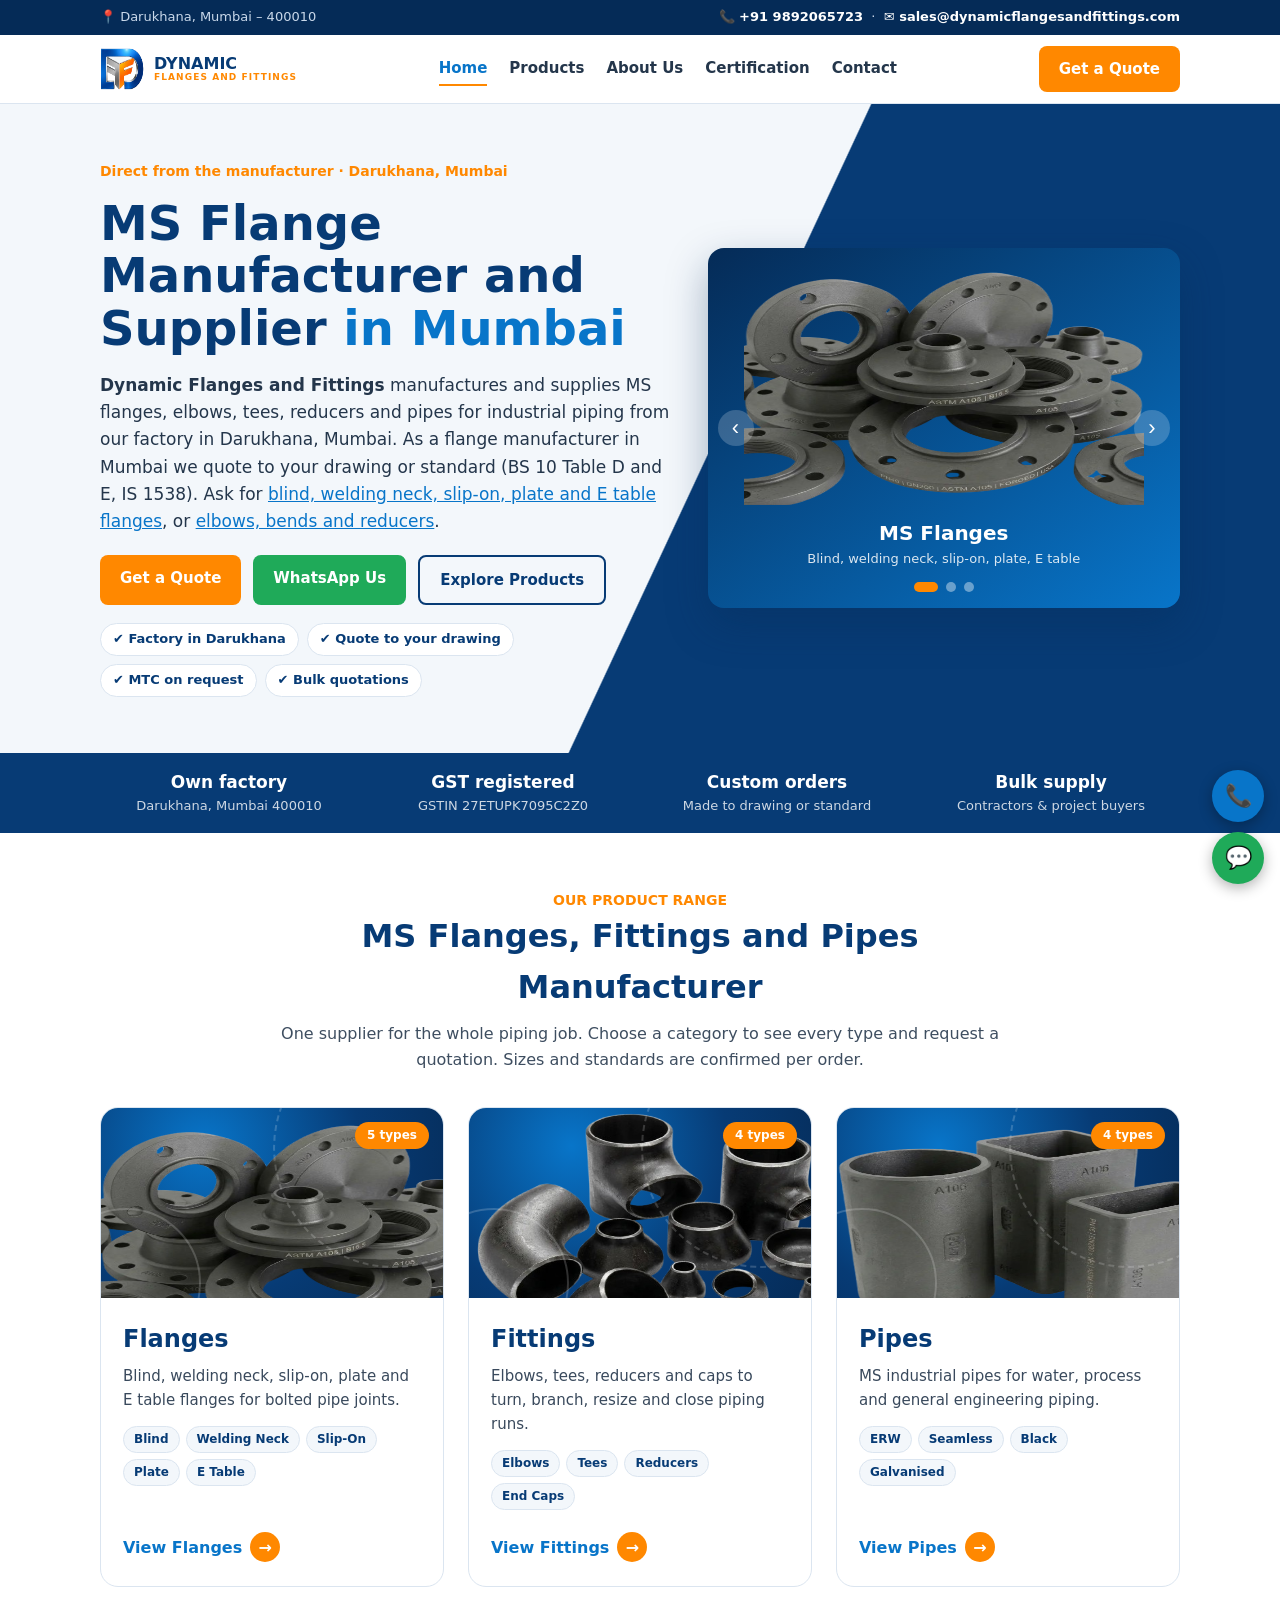
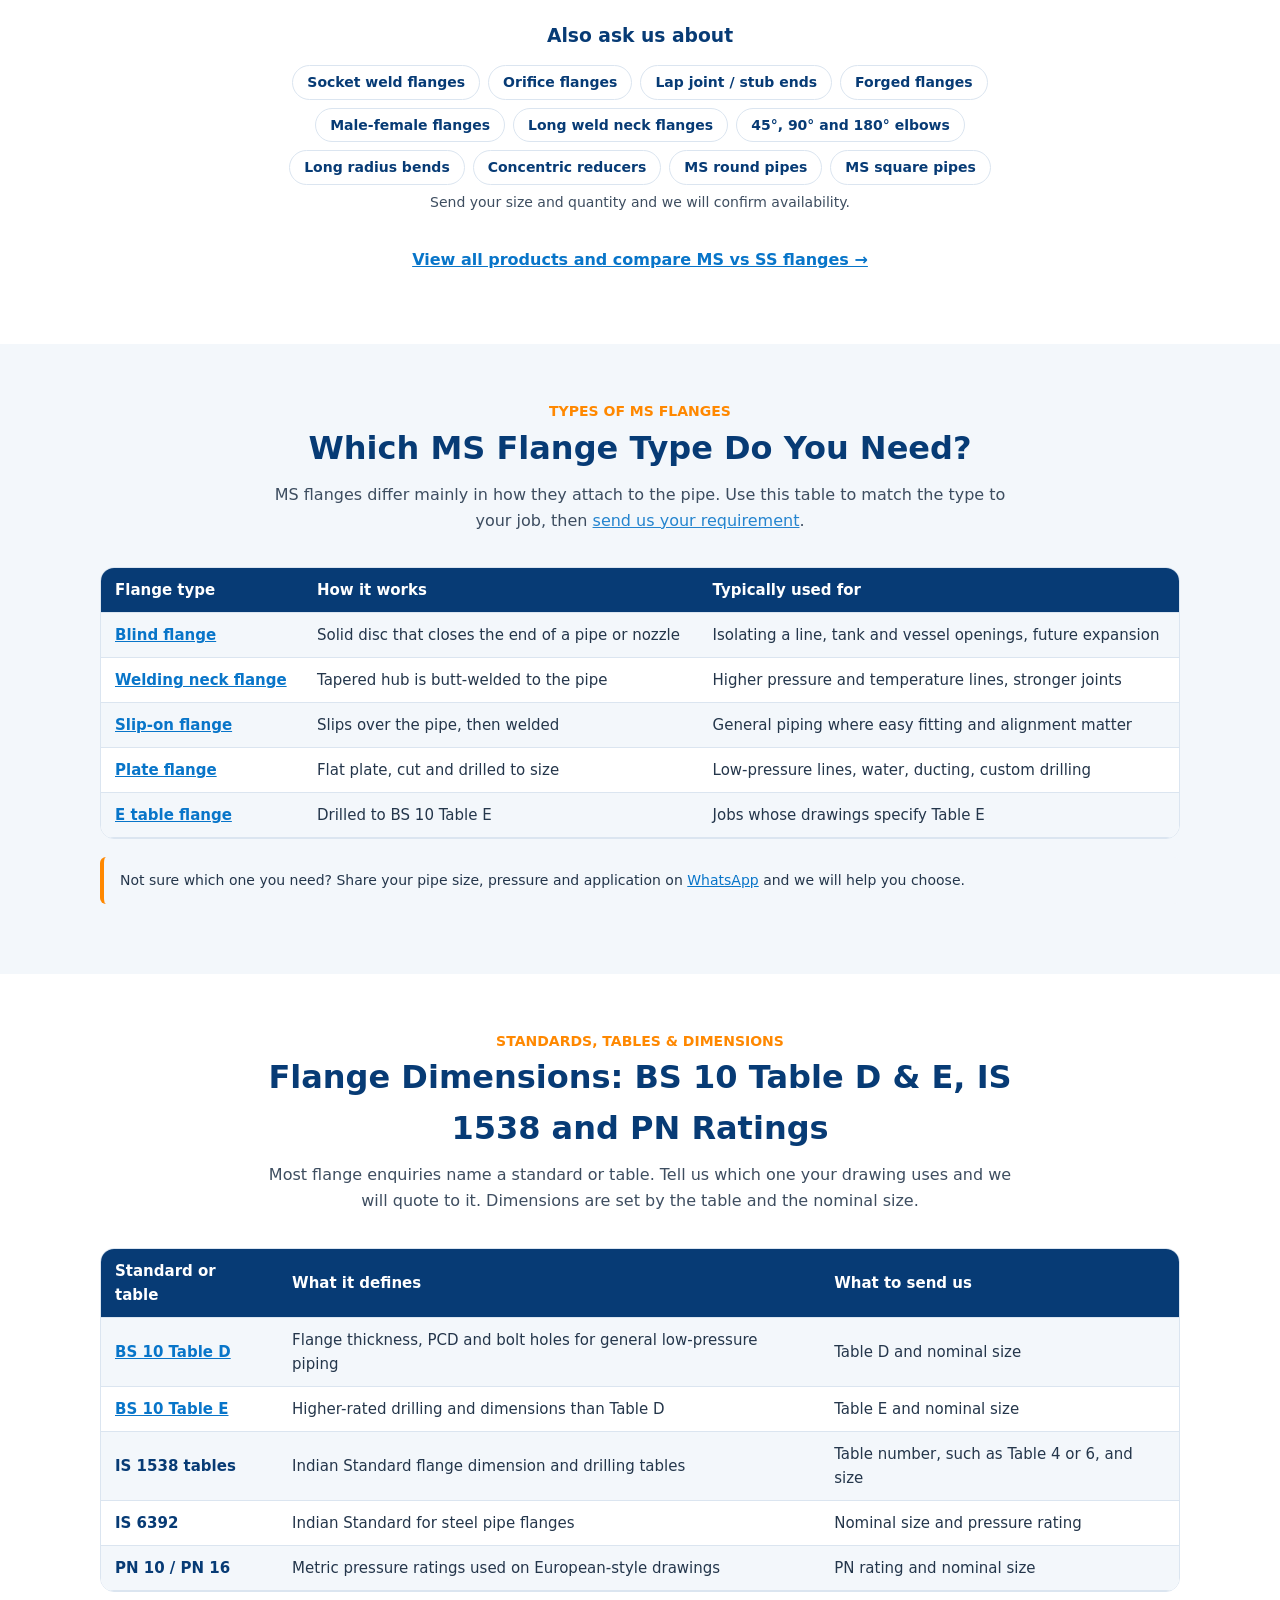
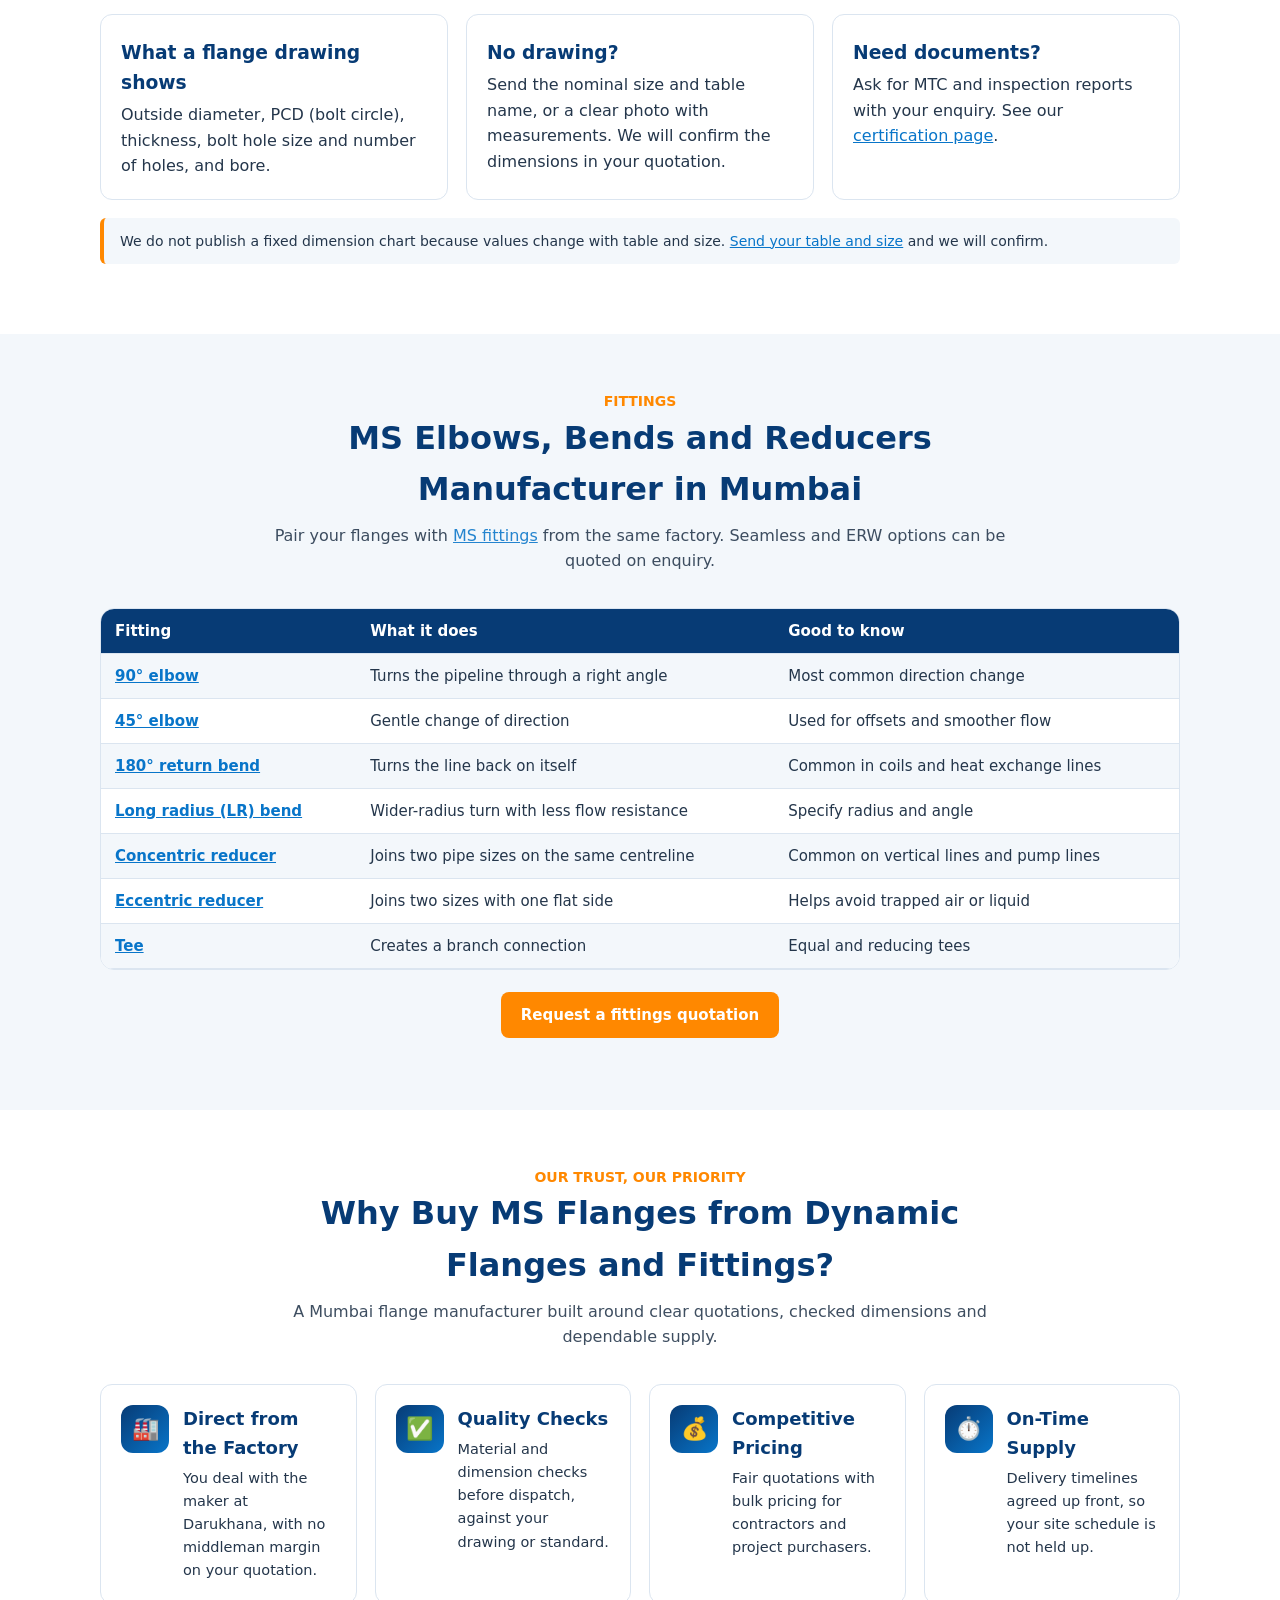
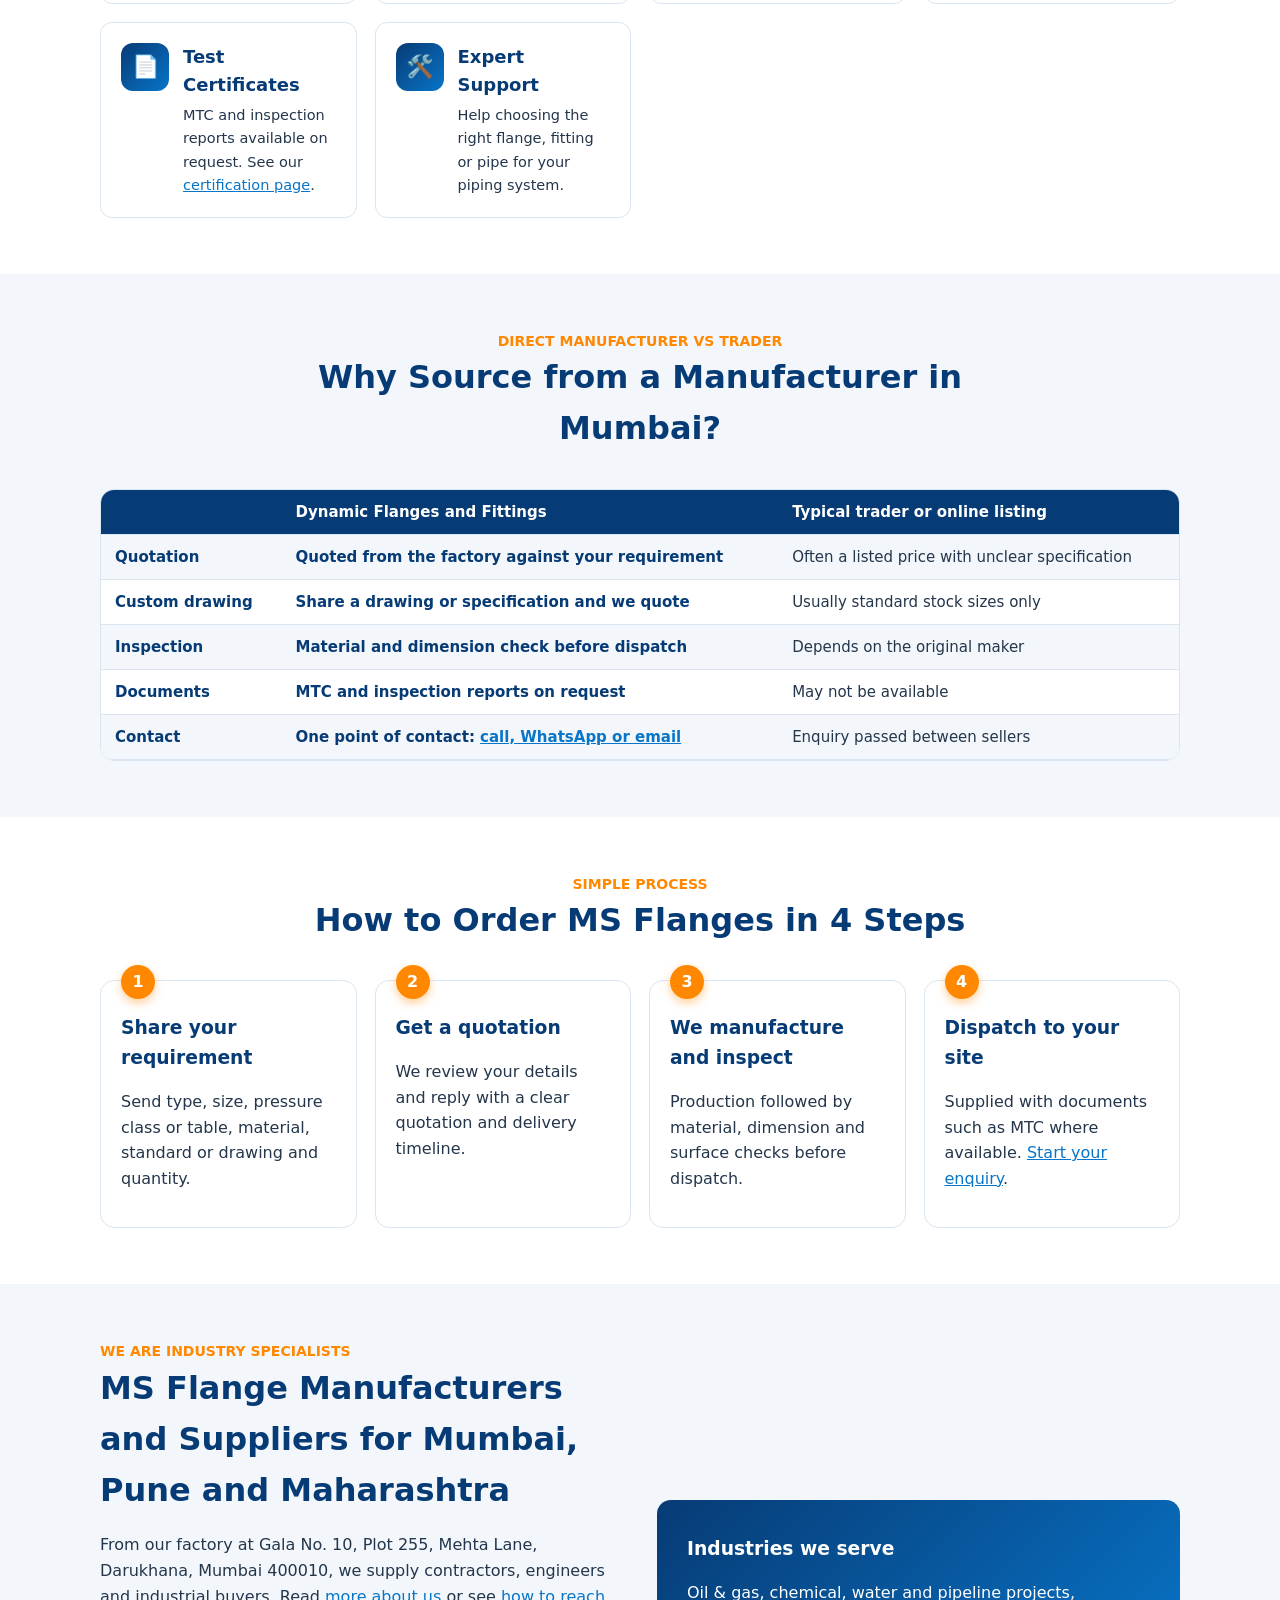
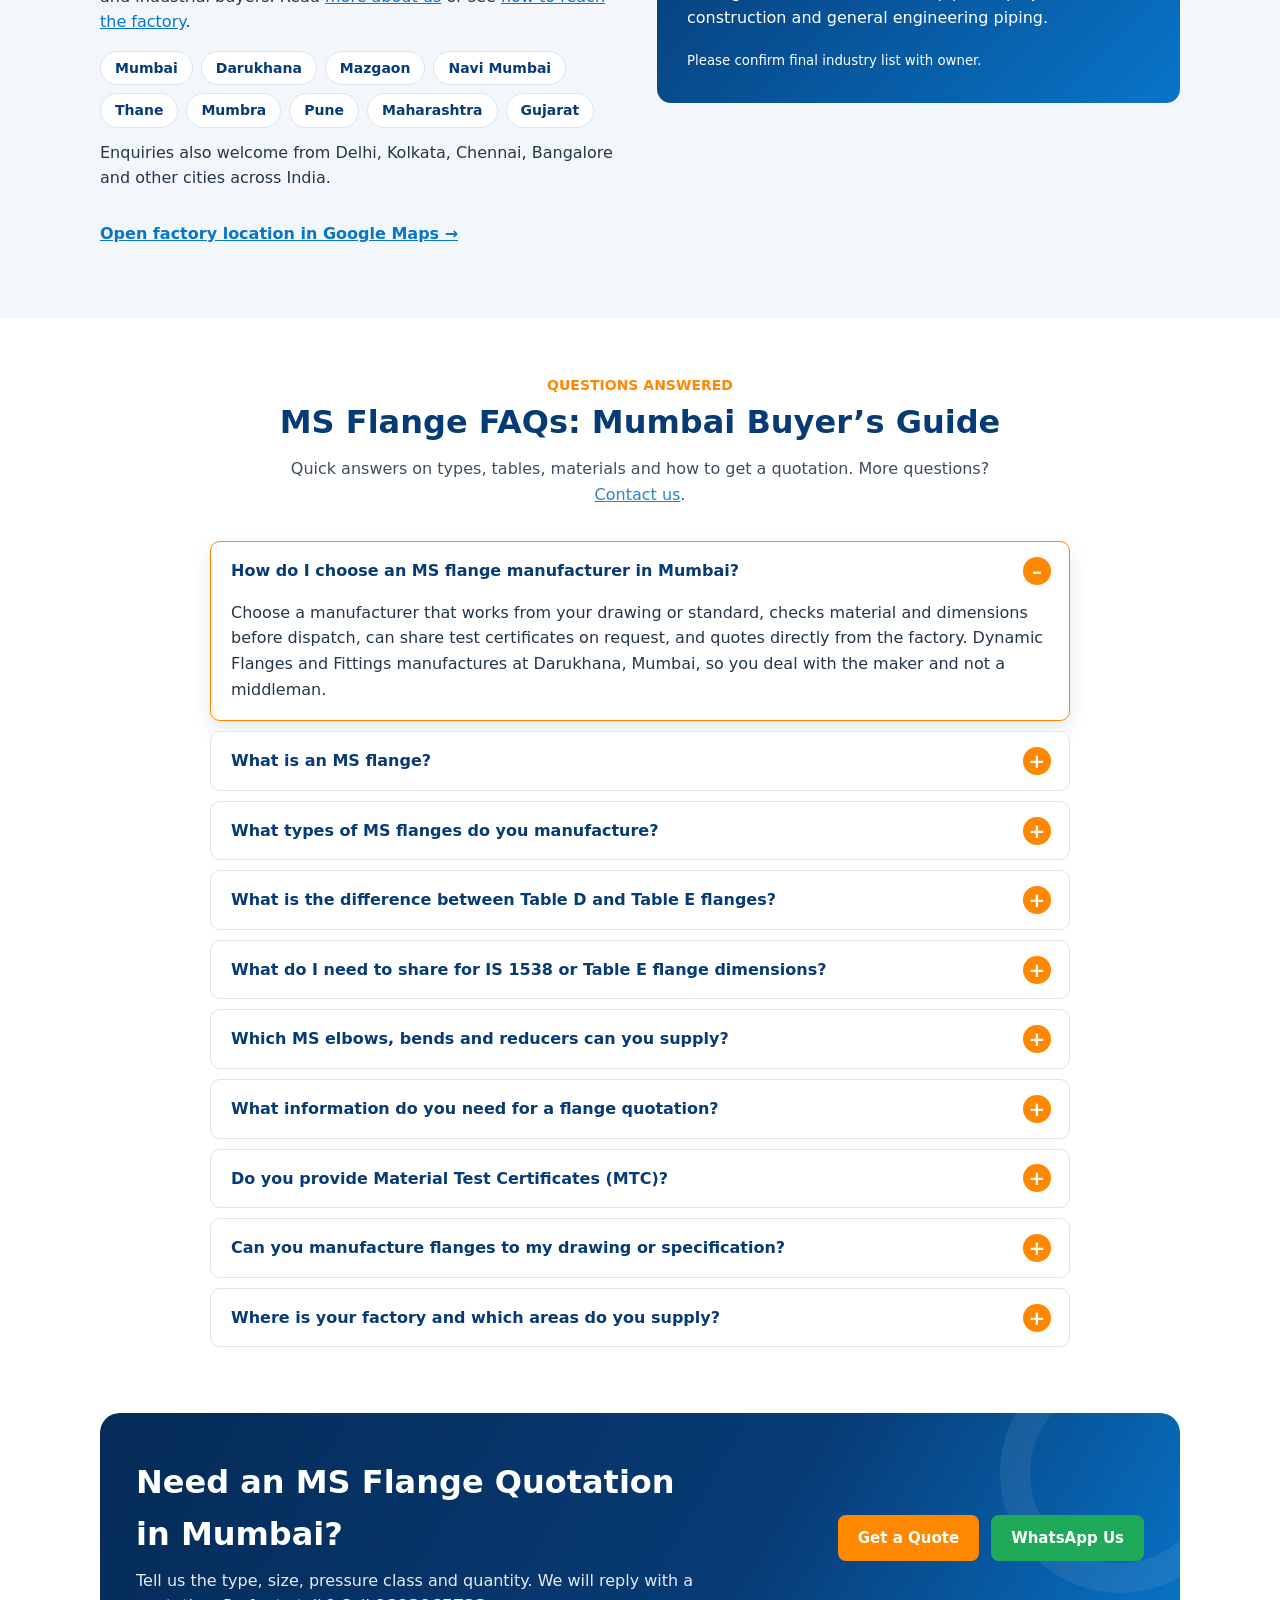
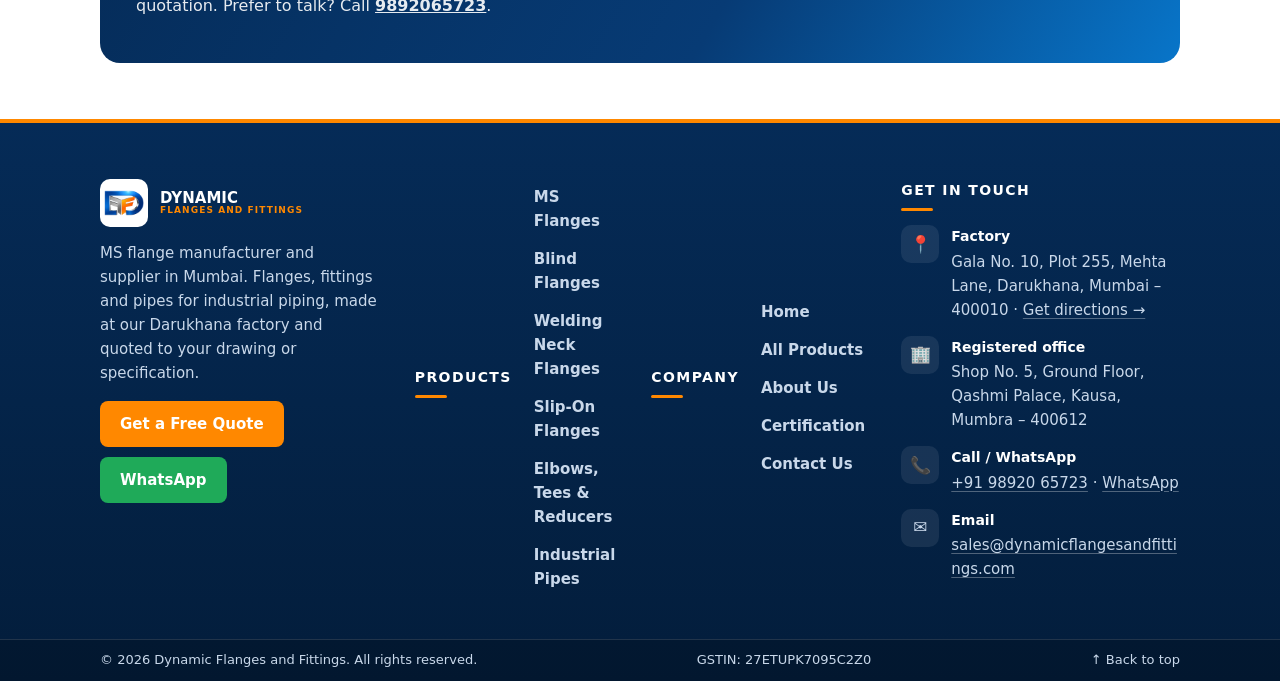
<file: index.html>
<!DOCTYPE html>
<html lang="en-IN">

<head>
    <meta charset="utf-8">
    <meta name="viewport" content="width=device-width, initial-scale=1, viewport-fit=cover">
    <link rel="icon" href="/favicon.ico" sizes="48x48">
    <link rel="icon" type="image/svg+xml" href="/favicon.svg">
    <link rel="icon" type="image/png" sizes="48x48" href="/favicon-48x48.png">
    <link rel="apple-touch-icon" href="/apple-touch-icon.png">
    <meta name="theme-color" content="#073B75">
    <title>MS Flange Manufacturer &amp; Supplier in Mumbai | Dynamic Flanges and Fittings</title>
    <meta name="description"
        content="MS flange manufacturer in Mumbai: blind, weld neck, slip-on &amp; Table E flanges, elbows, reducers and pipes, quoted to your drawing or IS 1538. Get a quote.">
    <meta name="robots" content="index, follow, max-image-preview:large, max-snippet:-1">
    <meta name="theme-color" content="#073B75">
    <meta name="geo.region" content="IN-MH">
    <meta name="geo.placename" content="Mumbai">
    <link rel="canonical" href="https://dynamicflangesandfittings.com/">
    <link rel="alternate" hreflang="en-in" href="https://dynamicflangesandfittings.com/">
    <link rel="alternate" hreflang="x-default" href="https://dynamicflangesandfittings.com/">
    <meta property="og:type" content="website">
    <meta property="og:locale" content="en_IN">
    <meta property="og:site_name" content="Dynamic Flanges and Fittings">
    <meta property="og:title" content="MS Flange Manufacturer &amp; Supplier in Mumbai | Dynamic Flanges and Fittings">
    <meta property="og:description"
        content="MS flange manufacturer in Mumbai: blind, weld neck, slip-on &amp; Table E flanges, elbows, reducers and pipes, quoted to your drawing or IS 1538. Get a quote.">
    <meta property="og:url" content="https://dynamicflangesandfittings.com/">
    <meta name="twitter:card" content="summary">
    <meta name="twitter:title" content="MS Flange Manufacturer &amp; Supplier in Mumbai | Dynamic Flanges and Fittings">
    <meta name="twitter:description"
        content="MS flange manufacturer in Mumbai: blind, weld neck, slip-on &amp; Table E flanges, elbows, reducers and pipes, quoted to your drawing or IS 1538. Get a quote.">
    
    <link rel="stylesheet" href="css/style.css">
    <script type="application/ld+json">
{
 "@context": "https://schema.org",
 "@graph": [
  {
   "@type": "Organization",
   "@id": "https://dynamicflangesandfittings.com/#org",
   "name": "Dynamic Flanges and Fittings",
   "url": "https://dynamicflangesandfittings.com/",
   "email": "info@dynamicflangesandfittings.com",
   "telephone": "+91-9892065723",
   "taxID": "27ETUPK7095C2Z0",
   "description": "MS flange manufacturer and supplier in Mumbai making flanges, fittings and pipes for industrial piping."
  },
  {
   "@type": "LocalBusiness",
   "@id": "https://dynamicflangesandfittings.com/#local",
   "name": "Dynamic Flanges and Fittings",
   "url": "https://dynamicflangesandfittings.com/",
   "telephone": "+91-9892065723",
   "email": "sales@dynamicflangesandfittings.com",
   "priceRange": "Quote on request",
   "address": {
    "@type": "PostalAddress",
    "streetAddress": "Gala No. 10, Plot 255, Mehta Lane, Darukhana",
    "addressLocality": "Mumbai",
    "addressRegion": "Maharashtra",
    "postalCode": "400010",
    "addressCountry": "IN"
   },
   "areaServed": [
    {
     "@type": "City",
     "name": "Mumbai"
    },
    {
     "@type": "City",
     "name": "Navi Mumbai"
    },
    {
     "@type": "City",
     "name": "Thane"
    },
    {
     "@type": "State",
     "name": "Maharashtra"
    }
   ],
   "contactPoint": {
    "@type": "ContactPoint",
    "contactType": "sales",
    "telephone": "+91-9892065723",
    "email": "sales@dynamicflangesandfittings.com",
    "availableLanguage": [
     "English",
     "Hindi"
    ]
   },
   "parentOrganization": {
    "@id": "https://dynamicflangesandfittings.com/#org"
   },
   "hasOfferCatalog": {
    "@type": "OfferCatalog",
    "name": "MS flanges, fittings and pipes",
    "itemListElement": [
     {
      "@type": "OfferCatalog",
      "name": "Flanges",
      "url": "https://dynamicflangesandfittings.com/flanges.html"
     },
     {
      "@type": "OfferCatalog",
      "name": "Fittings",
      "url": "https://dynamicflangesandfittings.com/fittings.html"
     },
     {
      "@type": "OfferCatalog",
      "name": "Pipes",
      "url": "https://dynamicflangesandfittings.com/pipes.html"
     }
    ]
   }
  },
  {
   "@type": "WebSite",
   "@id": "https://dynamicflangesandfittings.com/#website",
   "name": "Dynamic Flanges and Fittings",
   "url": "https://dynamicflangesandfittings.com/",
   "publisher": {
    "@id": "https://dynamicflangesandfittings.com/#org"
   },
   "inLanguage": "en-IN"
  },
  {
   "@type": "WebPage",
   "@id": "https://dynamicflangesandfittings.com/#webpage",
   "url": "https://dynamicflangesandfittings.com/",
   "name": "MS Flange Manufacturer & Supplier in Mumbai | Dynamic Flanges",
   "description": "MS flange manufacturer in Mumbai: blind, weld neck, slip-on & Table E flanges, elbows, reducers and pipes, quoted to your drawing or IS 1538. Get a quote.",
   "isPartOf": {
    "@id": "https://dynamicflangesandfittings.com/#website"
   },
   "about": {
    "@id": "https://dynamicflangesandfittings.com/#org"
   },
   "inLanguage": "en-IN",
   "speakable": {
    "@type": "SpeakableSpecification",
    "cssSelector": [
     "h1",
     ".answer"
    ]
   }
  },
  {
   "@type": "BreadcrumbList",
   "itemListElement": [
    {
     "@type": "ListItem",
     "position": 1,
     "name": "Home",
     "item": "https://dynamicflangesandfittings.com/"
    }
   ]
  },
  {
   "@type": "ItemList",
   "name": "Product categories",
   "itemListElement": [
    {
     "@type": "ListItem",
     "position": 1,
     "name": "Flanges",
     "url": "https://dynamicflangesandfittings.com/flanges.html"
    },
    {
     "@type": "ListItem",
     "position": 2,
     "name": "Fittings",
     "url": "https://dynamicflangesandfittings.com/fittings.html"
    },
    {
     "@type": "ListItem",
     "position": 3,
     "name": "Pipes",
     "url": "https://dynamicflangesandfittings.com/pipes.html"
    }
   ]
  },
  {
   "@type": "FAQPage",
   "mainEntity": [
    {
     "@type": "Question",
     "name": "How do I choose an MS flange manufacturer in Mumbai?",
     "acceptedAnswer": {
      "@type": "Answer",
      "text": "Choose a manufacturer that works from your drawing or standard, checks material and dimensions before dispatch, can share test certificates on request, and quotes directly from the factory. Dynamic Flanges and Fittings manufactures at Darukhana, Mumbai, so you deal with the maker and not a middleman."
     }
    },
    {
     "@type": "Question",
     "name": "What is an MS flange?",
     "acceptedAnswer": {
      "@type": "Answer",
      "text": "An MS (mild steel) flange is a ring-shaped fitting that joins pipes, valves and equipment with bolts. It lets a piping system be assembled and dismantled for inspection or maintenance. MS flanges suit general industrial piping, water lines and structural work."
     }
    },
    {
     "@type": "Question",
     "name": "What types of MS flanges do you manufacture?",
     "acceptedAnswer": {
      "@type": "Answer",
      "text": "We make blind, welding neck, slip-on, plate and E table flanges. Other types such as socket weld, orifice, lap joint (stub end) or male-female flanges can be quoted on enquiry. Each type differs in how it attaches to the pipe and the pressure it suits."
     }
    },
    {
     "@type": "Question",
     "name": "What is the difference between Table D and Table E flanges?",
     "acceptedAnswer": {
      "@type": "Answer",
      "text": "Table D and Table E are drilling and dimension tables from the British Standard BS 10. They differ in pressure rating, flange thickness and bolt pattern, so they are not interchangeable. Always state the table named on your drawing when you ask for a quotation."
     }
    },
    {
     "@type": "Question",
     "name": "What do I need to share for IS 1538 or Table E flange dimensions?",
     "acceptedAnswer": {
      "@type": "Answer",
      "text": "Tell us the standard and table on your drawing, such as IS 1538 Table 4 or 6 or BS 10 Table E, plus the nominal size and thickness. Outside diameter, PCD and bolt holes depend on the table and size, so we confirm them in your quotation and manufacture to your drawing."
     }
    },
    {
     "@type": "Question",
     "name": "Which MS elbows, bends and reducers can you supply?",
     "acceptedAnswer": {
      "@type": "Answer",
      "text": "We supply MS elbows, tees and reducers. Ask for 45 degree, 90 degree or 180 degree elbows, long radius bends, and concentric or eccentric reducers. Send size, thickness, seamless or ERW preference and quantity, and we will confirm availability."
     }
    },
    {
     "@type": "Question",
     "name": "What information do you need for a flange quotation?",
     "acceptedAnswer": {
      "@type": "Answer",
      "text": "Share the flange type, nominal size, pressure class or table, material, standard or drawing, and quantity. A drawing or a clear photo of the old flange also helps us quote faster and avoid mistakes."
     }
    },
    {
     "@type": "Question",
     "name": "Do you provide Material Test Certificates (MTC)?",
     "acceptedAnswer": {
      "@type": "Answer",
      "text": "Material Test Certificates and inspection reports can be provided with supply where available. Please ask for them when you send your enquiry so we can arrange them with your order."
     }
    },
    {
     "@type": "Question",
     "name": "Can you manufacture flanges to my drawing or specification?",
     "acceptedAnswer": {
      "@type": "Answer",
      "text": "Yes. Send us your drawing or specification and we will quote against it. We then manufacture, check dimensions and surface finish, and dispatch. Bulk quotations are available for contractors and project purchasers."
     }
    },
    {
     "@type": "Question",
     "name": "Where is your factory and which areas do you supply?",
     "acceptedAnswer": {
      "@type": "Answer",
      "text": "Our factory is at Gala No. 10, Plot 255, Mehta Lane, Darukhana, Mumbai 400010. We supply Mumbai, Navi Mumbai, Thane, Pune and the rest of Maharashtra, and welcome enquiries from Gujarat, Delhi, Kolkata, Chennai, Bangalore and other states."
     }
    }
   ]
  }
 ]
}
</script>
</head>

<body>
    <a href="#main" style="position:absolute;left:-9999px" onfocus="this.style.left='8px'">Skip to content</a>
    <div class="topbar">
        <div class="w"><span>📍 Darukhana, Mumbai – 400010</span><span><a href="tel:+919892065723">📞 +91 9892065723</a> &nbsp;·&nbsp; <a href="mailto:sales@dynamicflangesandfittings.com">✉️
                    sales@dynamicflangesandfittings.com</a></span></div>
    </div>
    <header>
        <div class="w">
            <a class="logo" href="index.html"><img src="images/logo.png" alt="Dynamic Flanges and Fittings logo"
                    width="44" height="44" decoding="async"><span>DYNAMIC<small>FLANGES AND FITTINGS</small></span></a>
            <nav id="nav" aria-label="Main"><a href="index.html" class="on" aria-current="page">Home</a><a
                    href="products.html">Products</a><a href="about.html">About Us</a><a
                    href="certification.html">Certification</a><a href="contact.html">Contact</a></nav>
            <div style="display:flex;gap:10px;align-items:center"><a class="btn q" href="contact.html">Get a
                    Quote</a><button id="mb" aria-label="Menu">☰</button></div>
        </div>
    </header>
    <main id="main">
        <div class="hero">
            <div class="w">
                <div>
                    <div class="eyebrow">Direct from the manufacturer · Darukhana, Mumbai</div>
                    <h1>MS Flange Manufacturer and Supplier <span>in Mumbai</span></h1>
                    <p class="lead answer"><strong>Dynamic Flanges and Fittings</strong> manufactures and supplies MS
                        flanges, elbows, tees, reducers and pipes for industrial piping from our factory in Darukhana,
                        Mumbai. As a flange manufacturer in Mumbai we quote to your drawing or standard (BS 10 Table D
                        and E, IS 1538). Ask for <a href="flanges.html">blind, welding neck, slip-on, plate and E table
                            flanges</a>, or <a href="fittings.html">elbows, bends and reducers</a>.</p>
                    <div class="row"><a class="btn" href="contact.html">Get a Quote</a><a class="btn g"
                            href="https://wa.me/919892065723?text=Hello%20Dynamic%20Flanges%2C%20I%20need%20a%20quote"
                            target="_blank" rel="noopener">WhatsApp Us</a><a class="btn o" href="products.html">Explore
                            Products</a></div>
                    <div class="tr"><span>✔ Factory in Darukhana</span><span>✔ Quote to your drawing</span><span>✔ MTC
                            on request</span><span>✔ Bulk quotations</span></div>
                </div>
                <div class="car" id="car" role="region" aria-roledescription="carousel" aria-label="Product showcase">
                    <div class="slides">
                        <figure class="sl on"><img src="images/ms-flanges-image.png" width="400" height="250"
                                fetchpriority="high" decoding="async"
                                alt="MS flanges manufactured in Mumbai: blind, welding neck, slip-on and plate flanges">
                            <figcaption>MS Flanges<small>Blind, welding neck, slip-on, plate, E table</small>
                            </figcaption>
                        </figure>
                        <figure class="sl"><img src="images/ms-fittings-image.png" width="400" height="250"
                                loading="lazy" decoding="async"
                                alt="MS pipe fittings: elbows, tees and reducers supplied from Mumbai">
                            <figcaption>MS Fittings<small>Elbows, tees and reducers for direction and size
                                    changes</small></figcaption>
                        </figure>
                        <figure class="sl"><img src="images/ms-pipes-image.png" width="400" height="250" loading="lazy"
                                decoding="async" alt="MS industrial pipes for industrial piping systems">
                            <figcaption>MS Pipes<small>For industrial piping systems</small></figcaption>
                        </figure>
                    </div>
                    <button class="cb pv" aria-label="Previous slide">‹</button><button class="cb nx"
                        aria-label="Next slide">›</button>
                    <div class="dots"></div>
                </div>
            </div>
        </div>

        <div class="strip facts">
            <div class="w">
                <span><b>Own factory</b><small>Darukhana, Mumbai 400010</small></span>
                <span><b>GST registered</b><small>GSTIN 27ETUPK7095C2Z0</small></span>
                <span><b>Custom orders</b><small>Made to drawing or standard</small></span>
                <span><b>Bulk supply</b><small>Contractors &amp; project buyers</small></span>
            </div>
        </div>

        <section>
            <div class="w">
                <div class="sh">
                    <div class="eyebrow">OUR PRODUCT RANGE</div>
                    <h2>MS Flanges, Fittings and Pipes Manufacturer</h2>
                    <p>One supplier for the whole piping job. Choose a category to see every type and request a
                        quotation. Sizes and standards are confirmed per order.</p>
                </div>
                <div class="cats" id="home-products"><a class="cc" href="flanges.html"
                        title="Flanges manufacturer and supplier in Mumbai">
                        <div class="top"><span class="cnt">5 types</span><img src="images/ms-flanges-image.png" width="400" height="250"
                                fetchpriority="high" decoding="async"
                                alt="MS flanges manufactured in Mumbai: blind, welding neck, slip-on and plate flanges">
                            </div>
                        <div class="bd">
                            <h3>Flanges</h3>
                            <p>Blind, welding neck, slip-on, plate and E table flanges for bolted pipe joints.</p>
                            <div class="chips"><span>Blind</span><span>Welding
                                    Neck</span><span>Slip-On</span><span>Plate</span><span>E Table</span></div>
                            <div class="go">View Flanges <i>→</i></div>
                        </div>
                    </a><a class="cc" href="fittings.html" title="Fittings manufacturer and supplier in Mumbai">
                        <div class="top"><span class="cnt">4 types</span><img src="images/ms-fittings-image.png" width="400" height="250"
                                loading="lazy" decoding="async"
                                alt="MS pipe fittings: elbows, tees and reducers supplied from Mumbai">
                            </div>
                        <div class="bd">
                            <h3>Fittings</h3>
                            <p>Elbows, tees, reducers and caps to turn, branch, resize and close piping runs.</p>
                            <div class="chips"><span>Elbows</span><span>Tees</span><span>Reducers</span><span>End
                                    Caps</span></div>
                            <div class="go">View Fittings <i>→</i></div>
                        </div>
                    </a><a class="cc" href="pipes.html" title="Pipes manufacturer and supplier in Mumbai">
                        <div class="top"><span class="cnt">4 types</span><img src="images/ms-pipes-image.png" width="400" height="250" loading="lazy"
                                decoding="async" alt="MS industrial pipes for industrial piping systems"></div>
                        <div class="bd">
                            <h3>Pipes</h3>
                            <p>MS industrial pipes for water, process and general engineering piping.</p>
                            <div class="chips">
                                <span>ERW</span><span>Seamless</span><span>Black</span><span>Galvanised</span></div>
                            <div class="go">View Pipes <i>→</i></div>
                        </div>
                    </a></div>
                <div class="sh" style="margin:34px auto 0">
                    <h3>Also ask us about</h3>
                    <div class="area" style="justify-content:center"><span>Socket weld flanges</span><span>Orifice
                            flanges</span><span>Lap joint / stub ends</span><span>Forged flanges</span><span>Male-female
                            flanges</span><span>Long weld neck flanges</span><span>45°, 90° and 180°
                            elbows</span><span>Long radius bends</span><span>Concentric reducers</span><span>MS round
                            pipes</span><span>MS square pipes</span></div>
                    <p style="font-size:14px">Send your size and quantity and we will confirm availability.
                        <!-- CONFIRM: delete any item you do not make --></p>
                </div>
                <p style="text-align:center;margin-top:20px"><a class="in" href="products.html">View all products and
                        compare MS vs SS flanges →</a></p>
            </div>
        </section>

        <section class="alt">
            <div class="w">
                <div class="sh">
                    <div class="eyebrow">TYPES OF MS FLANGES</div>
                    <h2>Which MS Flange Type Do You Need?</h2>
                    <p class="answer">MS flanges differ mainly in how they attach to the pipe. Use this table to match
                        the type to your job, then <a href="contact.html">send us your requirement</a>.</p>
                </div>
                <div class="tw sc">
                    <table>
                        <tr>
                            <th>Flange type</th>
                            <th>How it works</th>
                            <th>Typically used for</th>
                        </tr>
                        <tr>
                            <td><a href="flanges.html">Blind flange</a></td>
                            <td>Solid disc that closes the end of a pipe or nozzle</td>
                            <td>Isolating a line, tank and vessel openings, future expansion</td>
                        </tr>
                        <tr>
                            <td><a href="flanges.html">Welding neck flange</a></td>
                            <td>Tapered hub is butt-welded to the pipe</td>
                            <td>Higher pressure and temperature lines, stronger joints</td>
                        </tr>
                        <tr>
                            <td><a href="flanges.html">Slip-on flange</a></td>
                            <td>Slips over the pipe, then welded</td>
                            <td>General piping where easy fitting and alignment matter</td>
                        </tr>
                        <tr>
                            <td><a href="flanges.html">Plate flange</a></td>
                            <td>Flat plate, cut and drilled to size</td>
                            <td>Low-pressure lines, water, ducting, custom drilling</td>
                        </tr>
                        <tr>
                            <td><a href="flanges.html">E table flange</a></td>
                            <td>Drilled to BS 10 Table E</td>
                            <td>Jobs whose drawings specify Table E</td>
                        </tr>
                    </table>
                </div>
                <p class="note" style="margin-top:18px">Not sure which one you need? Share your pipe size, pressure and
                    application on <a href="https://wa.me/919892065723" target="_blank" rel="noopener">WhatsApp</a> and
                    we will help you choose.</p>
            </div>
        </section>
        <section>
            <div class="w">
                <div class="sh">
                    <div class="eyebrow">STANDARDS, TABLES &amp; DIMENSIONS</div>
                    <h2>Flange Dimensions: BS 10 Table D &amp; E, IS 1538 and PN Ratings</h2>
                    <p class="answer">Most flange enquiries name a standard or table. Tell us which one your drawing
                        uses and we will quote to it. Dimensions are set by the table and the nominal size.</p>
                </div>
                <div class="tw sc">
                    <table>
                        <tr>
                            <th>Standard or table</th>
                            <th>What it defines</th>
                            <th>What to send us</th>
                        </tr>
                        <tr>
                            <td><a href="flanges.html">BS 10 Table D</a></td>
                            <td>Flange thickness, PCD and bolt holes for general low-pressure piping</td>
                            <td>Table D and nominal size</td>
                        </tr>
                        <tr>
                            <td><a href="flanges.html">BS 10 Table E</a></td>
                            <td>Higher-rated drilling and dimensions than Table D</td>
                            <td>Table E and nominal size</td>
                        </tr>
                        <tr>
                            <td>IS 1538 tables</td>
                            <td>Indian Standard flange dimension and drilling tables</td>
                            <td>Table number, such as Table 4 or 6, and size</td>
                        </tr>
                        <tr>
                            <td>IS 6392</td>
                            <td>Indian Standard for steel pipe flanges</td>
                            <td>Nominal size and pressure rating</td>
                        </tr>
                        <tr>
                            <td>PN 10 / PN 16</td>
                            <td>Metric pressure ratings used on European-style drawings</td>
                            <td>PN rating and nominal size</td>
                        </tr>
                    </table>
                </div>
                <div class="grid" style="margin-top:22px">
                    <div class="card">
                        <h3>What a flange drawing shows</h3>Outside diameter, PCD (bolt circle), thickness, bolt hole
                        size and number of holes, and bore.
                    </div>
                    <div class="card">
                        <h3>No drawing?</h3>Send the nominal size and table name, or a clear photo with measurements. We
                        will confirm the dimensions in your quotation.
                    </div>
                    <div class="card">
                        <h3>Need documents?</h3>Ask for MTC and inspection reports with your enquiry. See our <a
                            href="certification.html">certification page</a>.
                    </div>
                </div>
                <p class="note" style="margin-top:18px">We do not publish a fixed dimension chart because values change
                    with table and size. <a href="contact.html">Send your table and size</a> and we will confirm.
                    <!-- CONFIRM: list only the standards you actually manufacture to --></p>
            </div>
        </section>

        <section class="alt">
            <div class="w">
                <div class="sh">
                    <div class="eyebrow">FITTINGS</div>
                    <h2>MS Elbows, Bends and Reducers Manufacturer in Mumbai</h2>
                    <p class="answer">Pair your flanges with <a href="fittings.html">MS fittings</a> from the same
                        factory. Seamless and ERW options can be quoted on enquiry.</p>
                </div>
                <div class="tw sc">
                    <table>
                        <tr>
                            <th>Fitting</th>
                            <th>What it does</th>
                            <th>Good to know</th>
                        </tr>
                        <tr>
                            <td><a href="fittings.html">90° elbow</a></td>
                            <td>Turns the pipeline through a right angle</td>
                            <td>Most common direction change</td>
                        </tr>
                        <tr>
                            <td><a href="fittings.html">45° elbow</a></td>
                            <td>Gentle change of direction</td>
                            <td>Used for offsets and smoother flow</td>
                        </tr>
                        <tr>
                            <td><a href="fittings.html">180° return bend</a></td>
                            <td>Turns the line back on itself</td>
                            <td>Common in coils and heat exchange lines</td>
                        </tr>
                        <tr>
                            <td><a href="fittings.html">Long radius (LR) bend</a></td>
                            <td>Wider-radius turn with less flow resistance</td>
                            <td>Specify radius and angle</td>
                        </tr>
                        <tr>
                            <td><a href="fittings.html">Concentric reducer</a></td>
                            <td>Joins two pipe sizes on the same centreline</td>
                            <td>Common on vertical lines and pump lines</td>
                        </tr>
                        <tr>
                            <td><a href="fittings.html">Eccentric reducer</a></td>
                            <td>Joins two sizes with one flat side</td>
                            <td>Helps avoid trapped air or liquid</td>
                        </tr>
                        <tr>
                            <td><a href="fittings.html">Tee</a></td>
                            <td>Creates a branch connection</td>
                            <td>Equal and reducing tees</td>
                        </tr>
                    </table>
                </div>
                <p style="text-align:center;margin-top:22px"><a class="btn" href="contact.html">Request a fittings
                        quotation</a> <!-- CONFIRM: delete rows you do not make --></p>
            </div>
        </section>

        <section>
            <div class="w">
                <div class="sh">
                    <div class="eyebrow">OUR TRUST, OUR PRIORITY</div>
                    <h2>Why Buy MS Flanges from Dynamic Flanges and Fittings?</h2>
                    <p>A Mumbai flange manufacturer built around clear quotations, checked dimensions and dependable
                        supply.</p>
                </div>
                <div class="wy">
                    <div class="card"><span class="ico">🏭</span>
                        <div>
                            <h3>Direct from the Factory</h3>
                            <p>You deal with the maker at Darukhana, with no middleman margin on your quotation.</p>
                        </div>
                    </div>
                    <div class="card"><span class="ico">✅</span>
                        <div>
                            <h3>Quality Checks</h3>
                            <p>Material and dimension checks before dispatch, against your drawing or standard.</p>
                        </div>
                    </div>
                    <div class="card"><span class="ico">💰</span>
                        <div>
                            <h3>Competitive Pricing</h3>
                            <p>Fair quotations with bulk pricing for contractors and project purchasers.</p>
                        </div>
                    </div>
                    <div class="card"><span class="ico">⏱️</span>
                        <div>
                            <h3>On-Time Supply</h3>
                            <p>Delivery timelines agreed up front, so your site schedule is not held up.</p>
                        </div>
                    </div>
                    <div class="card"><span class="ico">📄</span>
                        <div>
                            <h3>Test Certificates</h3>
                            <p>MTC and inspection reports available on request. See our <a
                                    href="certification.html">certification page</a>.</p>
                        </div>
                    </div>
                    <div class="card"><span class="ico">🛠️</span>
                        <div>
                            <h3>Expert Support</h3>
                            <p>Help choosing the right flange, fitting or pipe for your piping system.</p>
                        </div>
                    </div>
                </div>
            </div>
        </section>

        <section class="alt">
            <div class="w">
                <div class="sh">
                    <div class="eyebrow">DIRECT MANUFACTURER VS TRADER</div>
                    <h2>Why Source from a Manufacturer in Mumbai?</h2>
                </div>
                <div class="tw sc">
                    <table class="cmp">
                        <tr>
                            <th></th>
                            <th>Dynamic Flanges and Fittings</th>
                            <th>Typical trader or online listing</th>
                        </tr>
                        <tr>
                            <td>Quotation</td>
                            <td>Quoted from the factory against your requirement</td>
                            <td>Often a listed price with unclear specification</td>
                        </tr>
                        <tr>
                            <td>Custom drawing</td>
                            <td>Share a drawing or specification and we quote</td>
                            <td>Usually standard stock sizes only</td>
                        </tr>
                        <tr>
                            <td>Inspection</td>
                            <td>Material and dimension check before dispatch</td>
                            <td>Depends on the original maker</td>
                        </tr>
                        <tr>
                            <td>Documents</td>
                            <td>MTC and inspection reports on request</td>
                            <td>May not be available</td>
                        </tr>
                        <tr>
                            <td>Contact</td>
                            <td>One point of contact: <a href="contact.html">call, WhatsApp or email</a></td>
                            <td>Enquiry passed between sellers</td>
                        </tr>
                    </table>
                </div>
            </div>
        </section>

        <section>
            <div class="w">
                <div class="sh">
                    <div class="eyebrow">SIMPLE PROCESS</div>
                    <h2>How to Order MS Flanges in 4 Steps</h2>
                </div>
                <div class="steps">
                    <div class="st">
                        <h3>Share your requirement</h3>
                        <p>Send type, size, pressure class or table, material, standard or drawing and quantity.</p>
                    </div>
                    <div class="st">
                        <h3>Get a quotation</h3>
                        <p>We review your details and reply with a clear quotation and delivery timeline.</p>
                    </div>
                    <div class="st">
                        <h3>We manufacture and inspect</h3>
                        <p>Production followed by material, dimension and surface checks before dispatch.</p>
                    </div>
                    <div class="st">
                        <h3>Dispatch to your site</h3>
                        <p>Supplied with documents such as MTC where available. <a href="contact.html">Start your
                                enquiry</a>.</p>
                    </div>
                </div>
            </div>
        </section>

        <section class="alt">
            <div class="w two">
                <div>
                    <div class="eyebrow">WE ARE INDUSTRY SPECIALISTS</div>
                    <h2>MS Flange Manufacturers and Suppliers for Mumbai, Pune and Maharashtra</h2>
                    <p>From our factory at Gala No. 10, Plot 255, Mehta Lane, Darukhana, Mumbai 400010, we supply
                        contractors, engineers and industrial buyers. Read <a href="about.html">more about us</a> or see
                        <a href="contact.html">how to reach the factory</a>.</p>
                    <div class="area"><span>Mumbai</span><span>Darukhana</span><span>Mazgaon</span><span>Navi
                            Mumbai</span><span>Thane</span><span>Mumbra</span><span>Pune</span><span>Maharashtra</span><span>Gujarat</span>
                    </div>
                    <p style="margin-top:12px">Enquiries also welcome from Delhi, Kolkata, Chennai, Bangalore and other
                        cities across India.</p>
                    <p style="margin-top:16px"><a class="in"
                            href="https://www.google.com/maps/search/?api=1&amp;query=Mehta+Lane+Darukhana+Mumbai+400010"
                            target="_blank" rel="noopener">Open factory location in Google Maps →</a></p>
                </div>
                <div class="panel">
                    <h3>Industries we serve</h3>
                    <p>Oil &amp; gas, chemical, water and pipeline projects, construction and general engineering
                        piping.</p><small>Please confirm final industry list with owner.</small>
                </div>
            </div>
        </section>

        <section class="faq">
            <div class="w">
                <div class="sh">
                    <div class="eyebrow">QUESTIONS ANSWERED</div>
                    <h2>MS Flange FAQs: Mumbai Buyer’s Guide</h2>
                    <p>Quick answers on types, tables, materials and how to get a quotation. More questions? <a
                            href="contact.html">Contact us</a>.</p>
                </div>
                <div style="max-width:860px;margin:0 auto">
                    <details open>
                        <summary>How do I choose an MS flange manufacturer in Mumbai?</summary>
                        <p class="answer">Choose a manufacturer that works from your drawing or standard, checks
                            material and dimensions before dispatch, can share test certificates on request, and quotes
                            directly from the factory. Dynamic Flanges and Fittings manufactures at Darukhana, Mumbai,
                            so you deal with the maker and not a middleman.</p>
                    </details>
                    <details>
                        <summary>What is an MS flange?</summary>
                        <p class="answer">An MS (mild steel) flange is a ring-shaped fitting that joins pipes, valves
                            and equipment with bolts. It lets a piping system be assembled and dismantled for inspection
                            or maintenance. MS flanges suit general industrial piping, water lines and structural work.
                        </p>
                    </details>
                    <details>
                        <summary>What types of MS flanges do you manufacture?</summary>
                        <p class="answer">We make blind, welding neck, slip-on, plate and E table flanges. Other types
                            such as socket weld, orifice, lap joint (stub end) or male-female flanges can be quoted on
                            enquiry. Each type differs in how it attaches to the pipe and the pressure it suits.</p>
                    </details>
                    <details>
                        <summary>What is the difference between Table D and Table E flanges?</summary>
                        <p class="answer">Table D and Table E are drilling and dimension tables from the British
                            Standard BS 10. They differ in pressure rating, flange thickness and bolt pattern, so they
                            are not interchangeable. Always state the table named on your drawing when you ask for a
                            quotation.</p>
                    </details>
                    <details>
                        <summary>What do I need to share for IS 1538 or Table E flange dimensions?</summary>
                        <p class="answer">Tell us the standard and table on your drawing, such as IS 1538 Table 4 or 6
                            or BS 10 Table E, plus the nominal size and thickness. Outside diameter, PCD and bolt holes
                            depend on the table and size, so we confirm them in your quotation and manufacture to your
                            drawing.</p>
                    </details>
                    <details>
                        <summary>Which MS elbows, bends and reducers can you supply?</summary>
                        <p class="answer">We supply MS elbows, tees and reducers. Ask for 45 degree, 90 degree or 180
                            degree elbows, long radius bends, and concentric or eccentric reducers. Send size,
                            thickness, seamless or ERW preference and quantity, and we will confirm availability.</p>
                    </details>
                    <details>
                        <summary>What information do you need for a flange quotation?</summary>
                        <p class="answer">Share the flange type, nominal size, pressure class or table, material,
                            standard or drawing, and quantity. A drawing or a clear photo of the old flange also helps
                            us quote faster and avoid mistakes.</p>
                    </details>
                    <details>
                        <summary>Do you provide Material Test Certificates (MTC)?</summary>
                        <p class="answer">Material Test Certificates and inspection reports can be provided with supply
                            where available. Please ask for them when you send your enquiry so we can arrange them with
                            your order.</p>
                    </details>
                    <details>
                        <summary>Can you manufacture flanges to my drawing or specification?</summary>
                        <p class="answer">Yes. Send us your drawing or specification and we will quote against it. We
                            then manufacture, check dimensions and surface finish, and dispatch. Bulk quotations are
                            available for contractors and project purchasers.</p>
                    </details>
                    <details>
                        <summary>Where is your factory and which areas do you supply?</summary>
                        <p class="answer">Our factory is at Gala No. 10, Plot 255, Mehta Lane, Darukhana, Mumbai 400010.
                            We supply Mumbai, Navi Mumbai, Thane, Pune and the rest of Maharashtra, and welcome
                            enquiries from Gujarat, Delhi, Kolkata, Chennai, Bangalore and other states.</p>
                    </details>
                </div>
            </div>
        </section>

        <section style="padding-top:0">
            <div class="w">
                <div class="ctab">
                    <div>
                        <h2>Need an MS Flange Quotation in Mumbai?</h2>
                        <p>Tell us the type, size, pressure class and quantity. We will reply with a quotation. Prefer
                            to talk? Call <a href="tel:+919892065723" style="color:#fff;font-weight:700">9892065723</a>.
                        </p>
                    </div>
                    <div class="row"><a class="btn" href="contact.html">Get a Quote</a><a class="btn g"
                            href="https://wa.me/919892065723?text=Hello%20Dynamic%20Flanges%2C%20I%20need%20a%20quote"
                            target="_blank" rel="noopener">WhatsApp Us</a></div>
                </div>
            </div>
        </section>
    </main>
    <footer class="ft">
        <div class="w main">
            <div class="brand">
                <a class="logo" href="index.html"><img src="images/logo.png" alt="Dynamic Flanges and Fittings logo"
                        width="48" height="48" loading="lazy" decoding="async"><span>DYNAMIC<small>FLANGES AND
                            FITTINGS</small></span></a>
                <p>MS flange manufacturer and supplier in Mumbai. Flanges, fittings and pipes for industrial piping,
                    made at our Darukhana factory and quoted to your drawing or specification.</p>
                <div class="acts"><a class="btn" href="contact.html">Get a Free Quote</a><a class="btn g"
                        href="https://wa.me/919892065723?text=Hello%20Dynamic%20Flanges%2C%20I%20need%20a%20quote"
                        target="_blank" rel="noopener">WhatsApp</a></div>
            </div>
            <nav aria-label="Products">
                <h4>Products</h4>
                <ul>
                    <li><a href="flanges.html">MS Flanges</a></li>
                    <li><a href="flanges.html">Blind Flanges</a></li>
                    <li><a href="flanges.html">Welding Neck Flanges</a></li>
                    <li><a href="flanges.html">Slip-On Flanges</a></li>
                    <li><a href="fittings.html">Elbows, Tees &amp; Reducers</a></li>
                    <li><a href="pipes.html">Industrial Pipes</a></li>
                </ul>
            </nav>
            <nav aria-label="Company">
                <h4>Company</h4>
                <ul>
                    <li><a href="index.html">Home</a></li>
                    <li><a href="products.html">All Products</a></li>
                    <li><a href="about.html">About Us</a></li>
                    <li><a href="certification.html">Certification</a></li>
                    <li><a href="contact.html">Contact Us</a></li>
                </ul>
            </nav>
            <div class="contact">
                <h4>Get in Touch</h4>
                <address>
                    <div class="it"><span class="ic" aria-hidden="true">📍</span>
                        <div><b>Factory</b>Gala No. 10, Plot 255, Mehta Lane, Darukhana, Mumbai – 400010 · <a
                                href="https://www.google.com/maps/search/?api=1&amp;query=Mehta+Lane+Darukhana+Mumbai+400010"
                                target="_blank" rel="noopener">Get directions →</a></div>
                    </div>
                    <div class="it"><span class="ic" aria-hidden="true">🏢</span>
                        <div><b>Registered office</b>Shop No. 5, Ground Floor, Qashmi Palace, Kausa, Mumbra – 400612
                        </div>
                    </div>
                    <div class="it"><span class="ic" aria-hidden="true">📞</span>
                        <div><b>Call / WhatsApp</b><a href="tel:+919892065723">+91 98920 65723</a> · <a
                                href="https://wa.me/919892065723" target="_blank" rel="noopener">WhatsApp</a></div>
                    </div>
                    <div class="it"><span class="ic" aria-hidden="true">✉️</span>
                        <div><b>Email</b><a
                                href="mailto:sales@dynamicflangesandfittings.com">sales@dynamicflangesandfittings.com</a>
                        </div>
                    </div>
                </address>
            </div>
        </div>
        <div class="bar">
            <div class="w"><span>© 2026 Dynamic Flanges and Fittings. All rights reserved.</span><span>GSTIN:
                    27ETUPK7095C2Z0</span><a href="#">↑ Back to top</a></div>
        </div>
    </footer>
    <div class="fab"><a href="tel:+919892065723" style="background:var(--blue)"
            aria-label="Call Dynamic Flanges">📞</a><a href="https://wa.me/919892065723" target="_blank" rel="noopener"
            style="background:#1faa59" aria-label="WhatsApp Dynamic Flanges">💬</a></div>
    <script src="js/products.js" defer></script>
    <script src="js/main.js" defer></script>
</body>

</html>
</file>
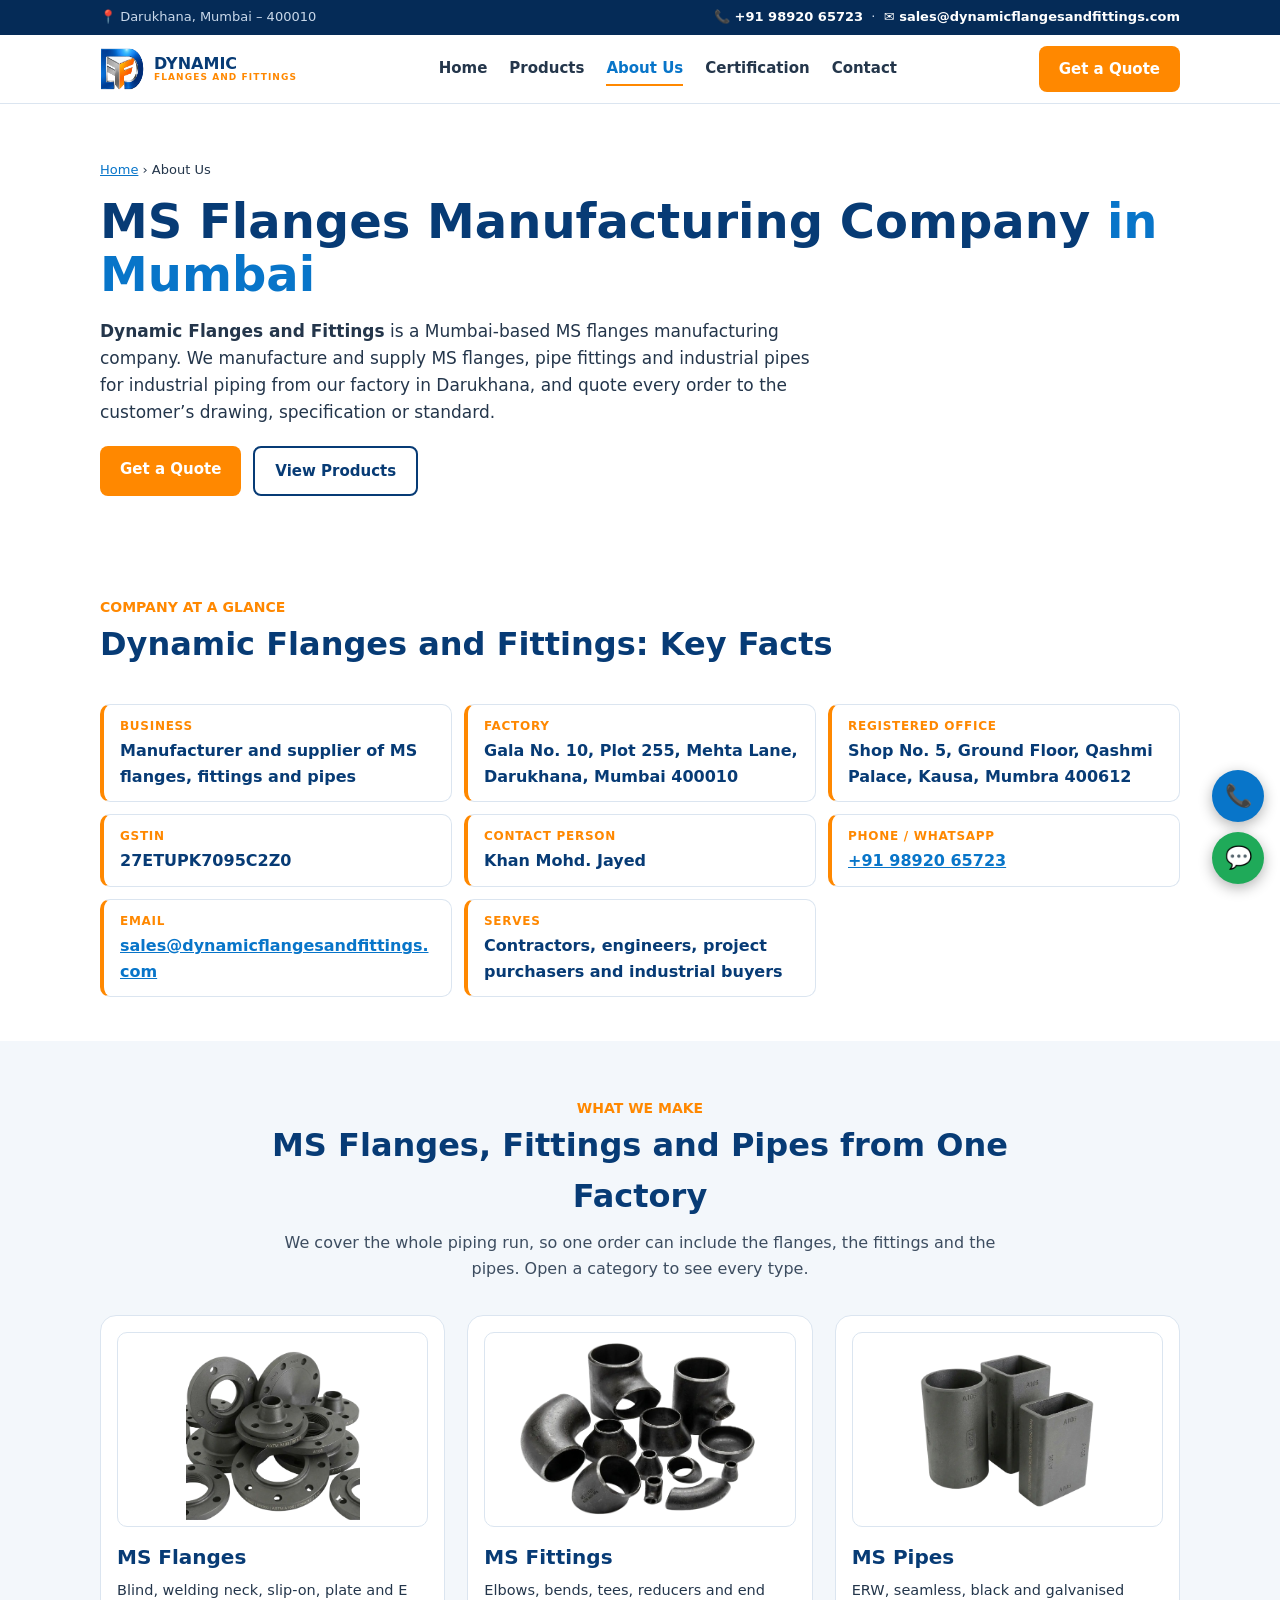
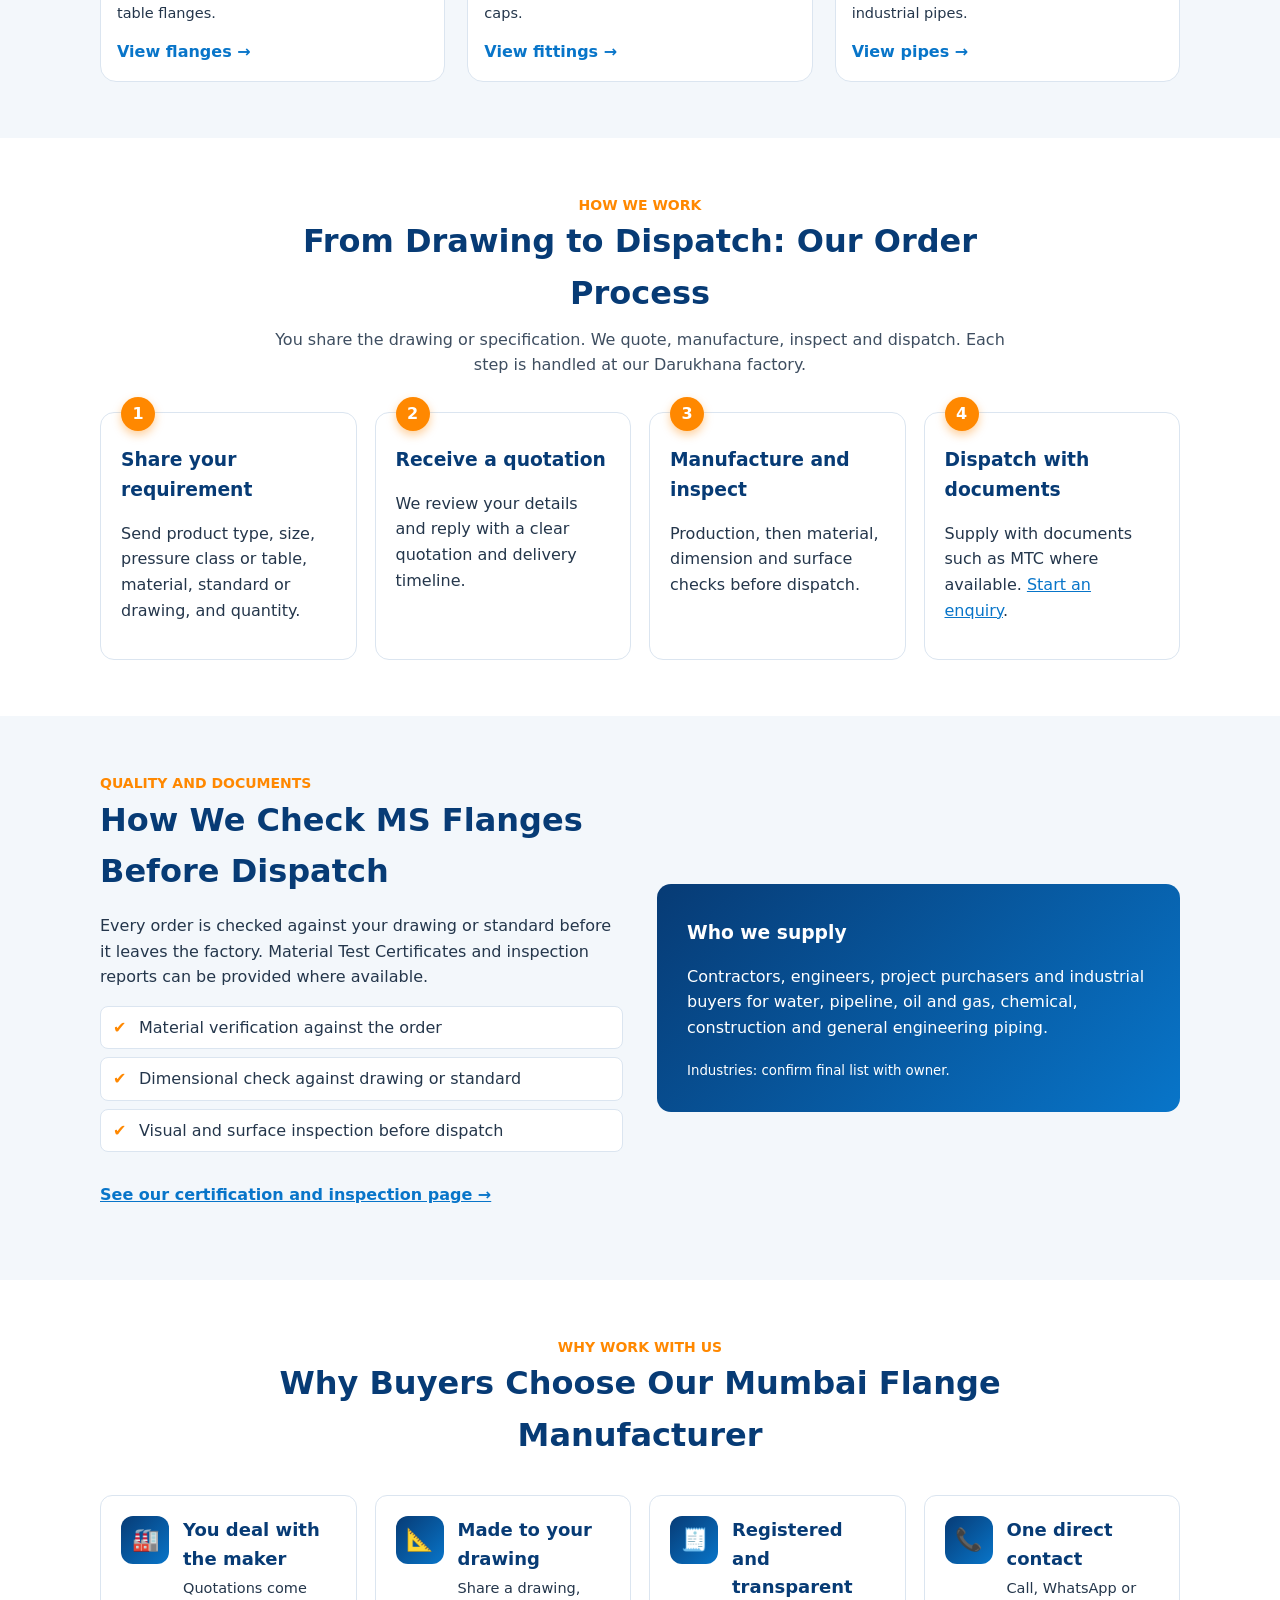
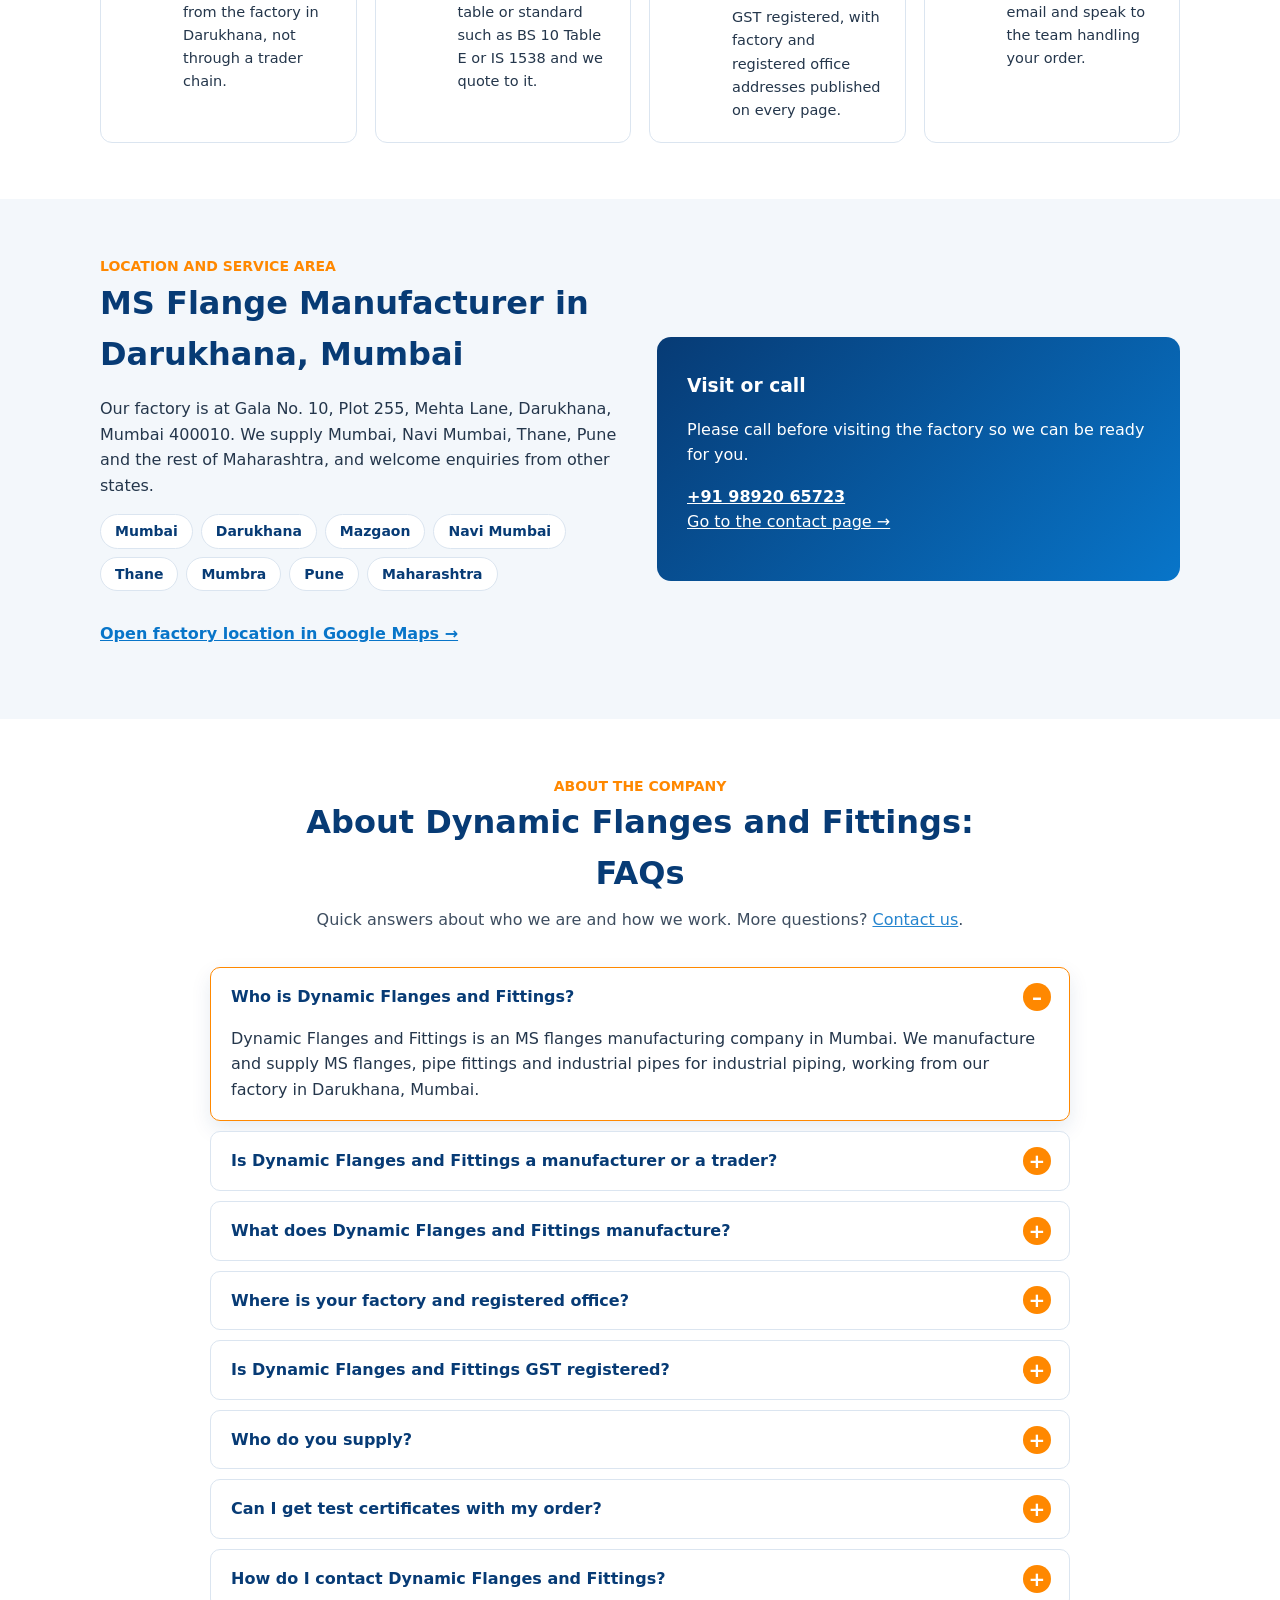
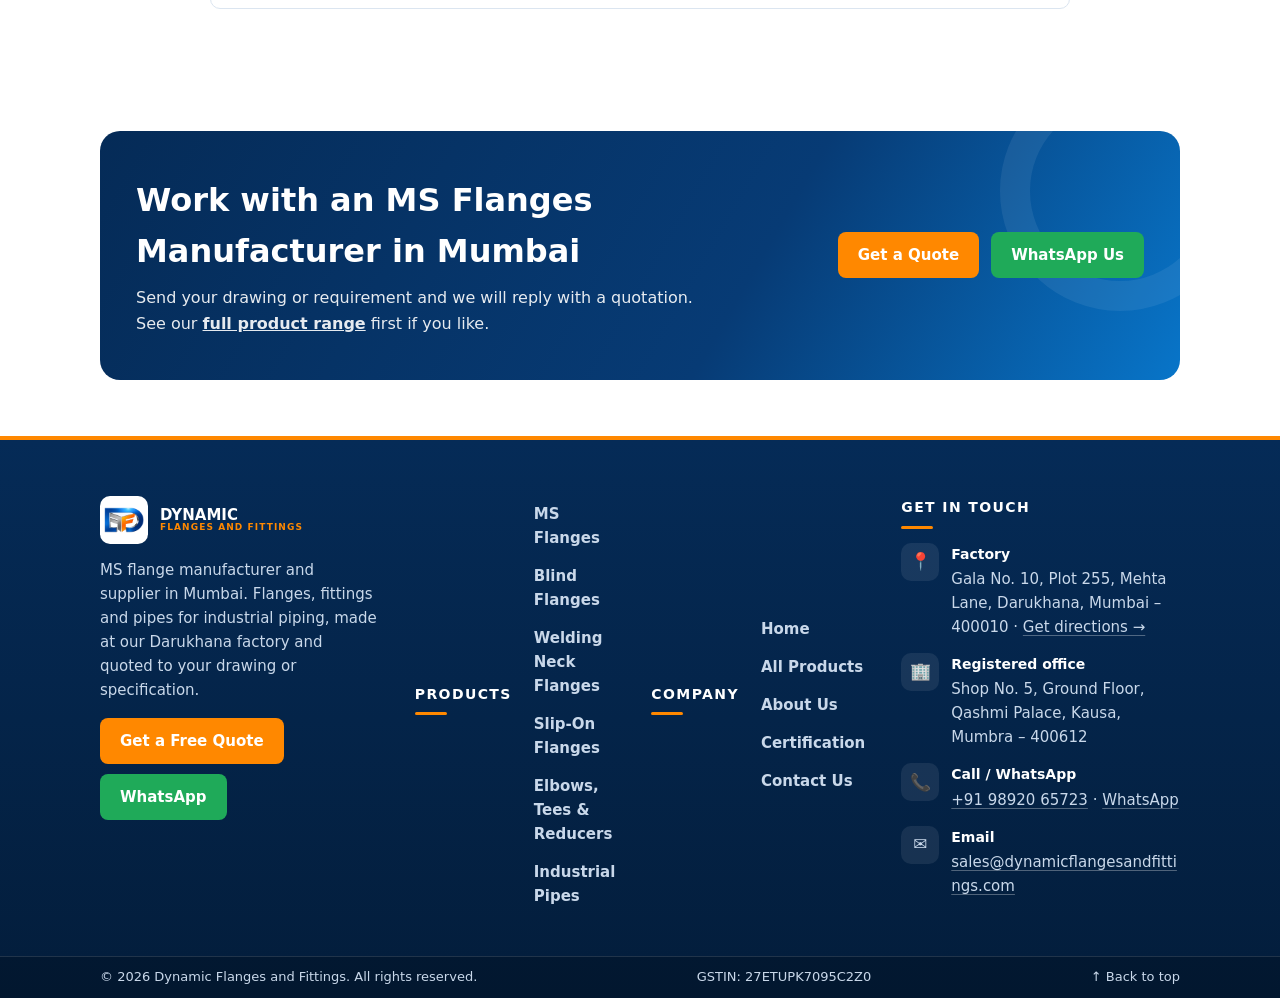
<file: about.html>
<!DOCTYPE html>
<html lang="en-IN">

<head>
    <meta charset="utf-8">
    <meta name="viewport" content="width=device-width, initial-scale=1, viewport-fit=cover">
    <link rel="icon" href="/favicon.ico" sizes="48x48">
    <link rel="icon" type="image/svg+xml" href="/favicon.svg">
    <link rel="icon" type="image/png" sizes="48x48" href="/favicon-48x48.png">
    <link rel="apple-touch-icon" href="/apple-touch-icon.png">
    <meta name="theme-color" content="#073B75">
    <title>MS Flanges Manufacturing Company in Mumbai | About Us</title>
    <meta name="description"
        content="About Dynamic Flanges and Fittings, an MS flanges manufacturing company in Mumbai. Darukhana factory, GST registered, quoting to your drawing. Contact us.">
    <meta name="robots" content="index, follow, max-image-preview:large, max-snippet:-1">
    <meta name="theme-color" content="#073B75">
    <meta name="geo.region" content="IN-MH">
    <meta name="geo.placename" content="Mumbai">
    <link rel="canonical" href="https://dynamicflangesandfittings.com/about.html">
    <link rel="alternate" hreflang="en-in" href="https://dynamicflangesandfittings.com/about.html">
    <link rel="alternate" hreflang="x-default" href="https://dynamicflangesandfittings.com/about.html">
    <meta property="og:type" content="website">
    <meta property="og:locale" content="en_IN">
    <meta property="og:site_name" content="Dynamic Flanges and Fittings">
    <meta property="og:title" content="MS Flanges Manufacturing Company in Mumbai | About Us">
    <meta property="og:description"
        content="About Dynamic Flanges and Fittings, an MS flanges manufacturing company in Mumbai. Darukhana factory, GST registered, quoting to your drawing. Contact us.">
    <meta property="og:url" content="https://dynamicflangesandfittings.com/about.html">
    <meta property="og:image" content="https://dynamicflangesandfittings.com/images/ms-flanges-image.png">
    <meta name="twitter:card" content="summary_large_image">
    <meta name="twitter:title" content="MS Flanges Manufacturing Company in Mumbai | About Us">
    <meta name="twitter:description"
        content="About Dynamic Flanges and Fittings, an MS flanges manufacturing company in Mumbai. Darukhana factory, GST registered, quoting to your drawing. Contact us.">
    
    <link rel="stylesheet" href="css/style.css">
    <style>
        .ahero .lead {
            max-width: 720px;
            font-size: 17px
        }

        section.tight {
            padding-top: 44px;
            padding-bottom: 44px
        }

        .facts2 {
            display: grid;
            grid-template-columns: repeat(auto-fit, minmax(280px, 1fr));
            gap: 12px;
            margin: 0
        }

        .facts2>div {
            background: var(--card);
            border: 1px solid var(--line);
            border-left: 4px solid var(--orange);
            border-radius: 10px;
            padding: 12px 16px
        }

        .facts2 dt {
            font-size: 12px;
            font-weight: 700;
            letter-spacing: .06em;
            text-transform: uppercase;
            color: var(--orange)
        }

        .facts2 dd {
            margin: 2px 0 0;
            font-weight: 600;
            color: var(--head);
            overflow-wrap: anywhere
        }

        .grid3 {
            display: grid;
            gap: 22px;
            grid-template-columns: repeat(auto-fit, minmax(240px, 1fr))
        }

        .ac {
            display: flex;
            flex-direction: column;
            gap: 6px;
            background: var(--card);
            border: 1px solid var(--line);
            border-radius: 16px;
            padding: 16px;
            text-decoration: none;
            color: var(--text);
            transition: transform .25s, box-shadow .25s
        }

        .ac:hover {
            transform: translateY(-6px);
            box-shadow: 0 16px 34px rgba(7, 59, 117, .2)
        }

        .ac img {
            display: block;
            width: 100%;
            height: auto;
            aspect-ratio: 8/5;
            object-fit: contain;
            background: #fff;
            border-radius: 10px;
            border: 1px solid var(--line);
            padding: 6px
        }

        .ac h3 {
            margin: 8px 0 0;
            font-size: 20px
        }

        .ac p {
            margin: 0;
            font-size: 14.5px
        }

        .ac .go {
            margin-top: auto;
            padding-top: 8px;
            font-weight: 700;
            color: var(--blue)
        }

        .ck {
            list-style: none;
            margin: 12px 0;
            padding: 0;
            display: grid;
            gap: 8px
        }

        .ck li {
            position: relative;
            padding: 8px 12px 8px 38px;
            background: var(--card);
            border: 1px solid var(--line);
            border-radius: 8px
        }

        .ck li::before {
            content: "✔";
            position: absolute;
            left: 12px;
            top: 8px;
            color: var(--orange);
            font-weight: 800
        }

        @media(max-width:820px) {
            .ahero {
                background: var(--alt)
            }
        }
    </style>
    <script type="application/ld+json">
{
 "@context": "https://schema.org",
 "@graph": [
  {
   "@type": "AboutPage",
   "@id": "https://dynamicflangesandfittings.com/about.html#webpage",
   "url": "https://dynamicflangesandfittings.com/about.html",
   "name": "MS Flanges Manufacturing Company in Mumbai | About Us",
   "description": "About Dynamic Flanges and Fittings, an MS flanges manufacturing company in Mumbai. Darukhana factory, GST registered, quoting to your drawing. Contact us.",
   "inLanguage": "en-IN",
   "isPartOf": {
    "@id": "https://dynamicflangesandfittings.com/#website"
   },
   "breadcrumb": {
    "@id": "https://dynamicflangesandfittings.com/about.html#breadcrumb"
   },
   "about": {
    "@id": "https://dynamicflangesandfittings.com/#org"
   },
   "mainEntity": {
    "@id": "https://dynamicflangesandfittings.com/#org"
   },
   "speakable": {
    "@type": "SpeakableSpecification",
    "cssSelector": [
     "h1",
     ".answer"
    ]
   }
  },
  {
   "@type": "WebSite",
   "@id": "https://dynamicflangesandfittings.com/#website",
   "name": "Dynamic Flanges and Fittings",
   "url": "https://dynamicflangesandfittings.com/",
   "inLanguage": "en-IN",
   "publisher": {
    "@id": "https://dynamicflangesandfittings.com/#org"
   }
  },
  {
   "@type": [
    "Organization",
    "LocalBusiness"
   ],
   "@id": "https://dynamicflangesandfittings.com/#org",
   "name": "Dynamic Flanges and Fittings",
   "url": "https://dynamicflangesandfittings.com/",
   "description": "MS flanges manufacturing company in Mumbai making flanges, fittings and pipes for industrial piping.",
   "email": "sales@dynamicflangesandfittings.com",
   "telephone": "+91-9892065723",
   "taxID": "27ETUPK7095C2Z0",
   "address": {
    "@type": "PostalAddress",
    "streetAddress": "Gala No. 10, Plot 255, Mehta Lane, Darukhana",
    "addressLocality": "Mumbai",
    "addressRegion": "Maharashtra",
    "postalCode": "400010",
    "addressCountry": "IN"
   },
   "location": [
    {
     "@type": "Place",
     "name": "Factory",
     "address": {
      "@type": "PostalAddress",
      "streetAddress": "Gala No. 10, Plot 255, Mehta Lane, Darukhana",
      "addressLocality": "Mumbai",
      "addressRegion": "Maharashtra",
      "postalCode": "400010",
      "addressCountry": "IN"
     }
    },
    {
     "@type": "Place",
     "name": "Registered office",
     "address": {
      "@type": "PostalAddress",
      "streetAddress": "Shop No. 5, Ground Floor, Qashmi Palace, Hissa No. 3, Kadar Palace, Near Kausa Jama Masjid, Kausa",
      "addressLocality": "Mumbra",
      "addressRegion": "Maharashtra",
      "postalCode": "400612",
      "addressCountry": "IN"
     }
    }
   ],
   "hasMap": "https://www.google.com/maps/search/?api=1&query=Mehta+Lane+Darukhana+Mumbai+400010",
   "contactPoint": {
    "@type": "ContactPoint",
    "contactType": "sales",
    "telephone": "+91-9892065723",
    "email": "sales@dynamicflangesandfittings.com",
    "availableLanguage": [
     "English",
     "Hindi"
    ]
   },
   "areaServed": [
    {
     "@type": "City",
     "name": "Mumbai"
    },
    {
     "@type": "City",
     "name": "Navi Mumbai"
    },
    {
     "@type": "City",
     "name": "Thane"
    },
    {
     "@type": "City",
     "name": "Pune"
    },
    {
     "@type": "State",
     "name": "Maharashtra"
    }
   ],
   "knowsAbout": [
    "MS flanges",
    "Blind flanges",
    "Welding neck flanges",
    "Slip-on flanges",
    "Pipe fittings",
    "Industrial pipes"
   ]
  },
  {
   "@type": "BreadcrumbList",
   "@id": "https://dynamicflangesandfittings.com/about.html#breadcrumb",
   "itemListElement": [
    {
     "@type": "ListItem",
     "position": 1,
     "name": "Home",
     "item": "https://dynamicflangesandfittings.com/"
    },
    {
     "@type": "ListItem",
     "position": 2,
     "name": "About Us",
     "item": "https://dynamicflangesandfittings.com/about.html"
    }
   ]
  },
  {
   "@type": "FAQPage",
   "@id": "https://dynamicflangesandfittings.com/about.html#faq",
   "mainEntity": [
    {
     "@type": "Question",
     "name": "Who is Dynamic Flanges and Fittings?",
     "acceptedAnswer": {
      "@type": "Answer",
      "text": "Dynamic Flanges and Fittings is an MS flanges manufacturing company in Mumbai. We manufacture and supply MS flanges, pipe fittings and industrial pipes for industrial piping, working from our factory in Darukhana, Mumbai."
     }
    },
    {
     "@type": "Question",
     "name": "Is Dynamic Flanges and Fittings a manufacturer or a trader?",
     "acceptedAnswer": {
      "@type": "Answer",
      "text": "We are a manufacturer and supplier. Products are made at our factory at Gala No. 10, Plot 255, Mehta Lane, Darukhana, Mumbai 400010, and quoted directly from there, so you deal with the maker."
     }
    },
    {
     "@type": "Question",
     "name": "What does Dynamic Flanges and Fittings manufacture?",
     "acceptedAnswer": {
      "@type": "Answer",
      "text": "We make blind, welding neck, slip-on, plate and E table flanges, plus MS fittings such as elbows, tees and reducers, and industrial pipes. Everything is quoted to your drawing, specification or standard."
     }
    },
    {
     "@type": "Question",
     "name": "Where is your factory and registered office?",
     "acceptedAnswer": {
      "@type": "Answer",
      "text": "The factory is at Gala No. 10, Plot 255, Mehta Lane, Darukhana, Mumbai 400010. The registered office is at Shop No. 5, Ground Floor, Qashmi Palace, Kausa, Mumbra 400612. Please contact us before visiting the factory."
     }
    },
    {
     "@type": "Question",
     "name": "Is Dynamic Flanges and Fittings GST registered?",
     "acceptedAnswer": {
      "@type": "Answer",
      "text": "Yes. Our GSTIN is 27ETUPK7095C2Z0. GST invoices are issued for supply, and the GSTIN is also listed in our website footer and contact page."
     }
    },
    {
     "@type": "Question",
     "name": "Who do you supply?",
     "acceptedAnswer": {
      "@type": "Answer",
      "text": "We supply contractors, engineers, project purchasers and industrial buyers in Mumbai, Navi Mumbai, Thane, Pune and the rest of Maharashtra, and welcome enquiries from other states."
     }
    },
    {
     "@type": "Question",
     "name": "Can I get test certificates with my order?",
     "acceptedAnswer": {
      "@type": "Answer",
      "text": "Material Test Certificates and inspection reports can be provided with supply where available. Ask for them in your enquiry. Our certification page explains our inspection approach."
     }
    },
    {
     "@type": "Question",
     "name": "How do I contact Dynamic Flanges and Fittings?",
     "acceptedAnswer": {
      "@type": "Answer",
      "text": "Call or WhatsApp +91 98920 65723, email sales@dynamicflangesandfittings.com, or use the enquiry form on our contact page. Contact person: Khan Mohd. Jayed."
     }
    }
   ]
  }
 ]
}
</script>
</head>

<body>
    <a href="#main" style="position:absolute;left:-9999px" onfocus="this.style.left='8px'">Skip to content</a>
    <div class="topbar">
        <div class="w"><span>📍 Darukhana, Mumbai – 400010</span><span><a href="tel:+919892065723">📞 +91 98920
                    65723</a> &nbsp;·&nbsp; <a href="mailto:sales@dynamicflangesandfittings.com">✉️
                    sales@dynamicflangesandfittings.com</a></span></div>
    </div>
    <header>
        <div class="w">
            <a class="logo" href="index.html"><img src="images/logo.png" alt="Dynamic Flanges and Fittings logo"
                    width="44" height="44" decoding="async"><span>DYNAMIC<small>FLANGES AND FITTINGS</small></span></a>
            <nav id="nav" aria-label="Main"><a href="index.html">Home</a><a href="products.html">Products</a><a
                    href="about.html" class="on" aria-current="page">About Us</a><a
                    href="certification.html">Certification</a><a href="contact.html">Contact</a></nav>
            <div style="display:flex;gap:10px;align-items:center"><a class="btn q" href="contact.html">Get a
                    Quote</a><button id="mb" aria-label="Menu">☰</button></div>
        </div>
    </header>
    <main id="main">
        <section class="ahero">
            <div class="w">
                <div class="crumb"><a href="index.html">Home</a> › About Us</div>
                <h1>MS Flanges Manufacturing Company <span>in Mumbai</span></h1>
                <p class="lead answer"><strong>Dynamic Flanges and Fittings</strong> is a Mumbai-based MS flanges
                    manufacturing company. We manufacture and supply MS flanges, pipe fittings and industrial pipes for
                    industrial piping from our factory in Darukhana, and quote every order to the customer’s drawing,
                    specification or standard.</p>
                <div class="row"><a class="btn" href="contact.html">Get a Quote</a><a class="btn o"
                        href="products.html">View Products</a></div>
            </div>
        </section>

        <section class="tight">
            <div class="w">
                <div class="sh l">
                    <div class="eyebrow">COMPANY AT A GLANCE</div>
                    <h2>Dynamic Flanges and Fittings: Key Facts</h2>
                </div>
                <dl class="facts2">
                    <div>
                        <dt>Business</dt>
                        <dd>Manufacturer and supplier of MS flanges, fittings and pipes</dd>
                    </div>
                    <div>
                        <dt>Factory</dt>
                        <dd>Gala No. 10, Plot 255, Mehta Lane, Darukhana, Mumbai 400010</dd>
                    </div>
                    <div>
                        <dt>Registered office</dt>
                        <dd>Shop No. 5, Ground Floor, Qashmi Palace, Kausa, Mumbra 400612</dd>
                    </div>
                    <div>
                        <dt>GSTIN</dt>
                        <dd>27ETUPK7095C2Z0</dd>
                    </div>
                    <div>
                        <dt>Contact person</dt>
                        <dd>Khan Mohd. Jayed</dd>
                    </div>
                    <div>
                        <dt>Phone / WhatsApp</dt>
                        <dd><a href="tel:+919892065723">+91 98920 65723</a></dd>
                    </div>
                    <div>
                        <dt>Email</dt>
                        <dd><a href="mailto:sales@dynamicflangesandfittings.com">sales@dynamicflangesandfittings.com</a>
                        </dd>
                    </div>
                    <div>
                        <dt>Serves</dt>
                        <dd>Contractors, engineers, project purchasers and industrial buyers</dd>
                    </div>
                </dl>
                <!-- OWNER: add year established, machinery and monthly capacity here once confirmed -->
            </div>
        </section>

        <section class="alt">
            <div class="w">
                <div class="sh">
                    <div class="eyebrow">WHAT WE MAKE</div>
                    <h2>MS Flanges, Fittings and Pipes from One Factory</h2>
                    <p class="answer">We cover the whole piping run, so one order can include the flanges, the fittings
                        and the pipes. Open a category to see every type.</p>
                </div>
                <div class="grid3">
                    <a class="ac" href="flanges.html"><img src="images/ms-flanges-image.png" width="400" height="250"
                            loading="lazy" decoding="async" alt="MS flanges made at our Mumbai factory">
                        <h3>MS Flanges</h3>
                        <p>Blind, welding neck, slip-on, plate and E table flanges.</p><span class="go">View flanges
                            →</span>
                    </a>
                    <a class="ac" href="fittings.html"><img src="images/ms-fittings-image.png" width="400" height="250"
                            loading="lazy" decoding="async" alt="MS pipe fittings: elbows, tees and reducers">
                        <h3>MS Fittings</h3>
                        <p>Elbows, bends, tees, reducers and end caps.</p><span class="go">View fittings →</span>
                    </a>
                    <a class="ac" href="pipes.html"><img src="images/ms-pipes-image.png" width="400" height="250"
                            loading="lazy" decoding="async" alt="MS industrial pipes for piping systems">
                        <h3>MS Pipes</h3>
                        <p>ERW, seamless, black and galvanised industrial pipes.</p><span class="go">View pipes →</span>
                    </a>
                </div>
            </div>
        </section>

        <section>
            <div class="w">
                <div class="sh">
                    <div class="eyebrow">HOW WE WORK</div>
                    <h2>From Drawing to Dispatch: Our Order Process</h2>
                    <p class="answer">You share the drawing or specification. We quote, manufacture, inspect and
                        dispatch. Each step is handled at our Darukhana factory.</p>
                </div>
                <div class="steps">
                    <div class="st">
                        <h3>Share your requirement</h3>
                        <p>Send product type, size, pressure class or table, material, standard or drawing, and
                            quantity.</p>
                    </div>
                    <div class="st">
                        <h3>Receive a quotation</h3>
                        <p>We review your details and reply with a clear quotation and delivery timeline.</p>
                    </div>
                    <div class="st">
                        <h3>Manufacture and inspect</h3>
                        <p>Production, then material, dimension and surface checks before dispatch.</p>
                    </div>
                    <div class="st">
                        <h3>Dispatch with documents</h3>
                        <p>Supply with documents such as MTC where available. <a href="contact.html">Start an
                                enquiry</a>.</p>
                    </div>
                </div>
            </div>
        </section>

        <section class="alt">
            <div class="w two">
                <div>
                    <div class="eyebrow">QUALITY AND DOCUMENTS</div>
                    <h2>How We Check MS Flanges Before Dispatch</h2>
                    <p class="answer">Every order is checked against your drawing or standard before it leaves the
                        factory. Material Test Certificates and inspection reports can be provided where available.</p>
                    <ul class="ck">
                        <li>Material verification against the order</li>
                        <li>Dimensional check against drawing or standard</li>
                        <li>Visual and surface inspection before dispatch</li>
                    </ul>
                    <!-- OWNER: confirm these steps match your actual process -->
                    <p><a class="in" href="certification.html">See our certification and inspection page →</a></p>
                </div>
                <div class="panel">
                    <h3>Who we supply</h3>
                    <p>Contractors, engineers, project purchasers and industrial buyers for water, pipeline, oil and
                        gas, chemical, construction and general engineering piping.</p><small>Industries: confirm final
                        list with owner.</small>
                </div>
            </div>
        </section>

        <section>
            <div class="w">
                <div class="sh">
                    <div class="eyebrow">WHY WORK WITH US</div>
                    <h2>Why Buyers Choose Our Mumbai Flange Manufacturer</h2>
                </div>
                <div class="wy">
                    <div class="card"><span class="ico">🏭</span>
                        <div>
                            <h3>You deal with the maker</h3>
                            <p>Quotations come from the factory in Darukhana, not through a trader chain.</p>
                        </div>
                    </div>
                    <div class="card"><span class="ico">📐</span>
                        <div>
                            <h3>Made to your drawing</h3>
                            <p>Share a drawing, table or standard such as BS 10 Table E or IS 1538 and we quote to it.
                            </p>
                        </div>
                    </div>
                    <div class="card"><span class="ico">🧾</span>
                        <div>
                            <h3>Registered and transparent</h3>
                            <p>GST registered, with factory and registered office addresses published on every page.</p>
                        </div>
                    </div>
                    <div class="card"><span class="ico">📞</span>
                        <div>
                            <h3>One direct contact</h3>
                            <p>Call, WhatsApp or email and speak to the team handling your order.</p>
                        </div>
                    </div>
                </div>
            </div>
        </section>

        <section class="alt">
            <div class="w two">
                <div>
                    <div class="eyebrow">LOCATION AND SERVICE AREA</div>
                    <h2>MS Flange Manufacturer in Darukhana, Mumbai</h2>
                    <p>Our factory is at Gala No. 10, Plot 255, Mehta Lane, Darukhana, Mumbai 400010. We supply Mumbai,
                        Navi Mumbai, Thane, Pune and the rest of Maharashtra, and welcome enquiries from other states.
                    </p>
                    <div class="area"><span>Mumbai</span><span>Darukhana</span><span>Mazgaon</span><span>Navi
                            Mumbai</span><span>Thane</span><span>Mumbra</span><span>Pune</span><span>Maharashtra</span>
                    </div>
                    <p style="margin-top:16px"><a class="in"
                            href="https://www.google.com/maps/search/?api=1&amp;query=Mehta+Lane+Darukhana+Mumbai+400010"
                            target="_blank" rel="noopener">Open factory location in Google Maps →</a></p>
                </div>
                <div class="panel">
                    <h3>Visit or call</h3>
                    <p>Please call before visiting the factory so we can be ready for you.</p>
                    <p><a href="tel:+919892065723" style="color:#fff;font-weight:700">+91 98920 65723</a><br><a
                            href="contact.html" style="color:#fff">Go to the contact page →</a></p>
                </div>
            </div>
        </section>

        <section class="faq">
            <div class="w">
                <div class="sh">
                    <div class="eyebrow">ABOUT THE COMPANY</div>
                    <h2>About Dynamic Flanges and Fittings: FAQs</h2>
                    <p>Quick answers about who we are and how we work. More questions? <a href="contact.html">Contact
                            us</a>.</p>
                </div>
                <div style="max-width:860px;margin:0 auto">
                    <details open>
                        <summary>Who is Dynamic Flanges and Fittings?</summary>
                        <p class="answer">Dynamic Flanges and Fittings is an MS flanges manufacturing company in Mumbai.
                            We manufacture and supply MS flanges, pipe fittings and industrial pipes for industrial
                            piping, working from our factory in Darukhana, Mumbai.</p>
                    </details>
                    <details>
                        <summary>Is Dynamic Flanges and Fittings a manufacturer or a trader?</summary>
                        <p class="answer">We are a manufacturer and supplier. Products are made at our factory at Gala
                            No. 10, Plot 255, Mehta Lane, Darukhana, Mumbai 400010, and quoted directly from there, so
                            you deal with the maker.</p>
                    </details>
                    <details>
                        <summary>What does Dynamic Flanges and Fittings manufacture?</summary>
                        <p class="answer">We make blind, welding neck, slip-on, plate and E table flanges, plus MS
                            fittings such as elbows, tees and reducers, and industrial pipes. Everything is quoted to
                            your drawing, specification or standard.</p>
                    </details>
                    <details>
                        <summary>Where is your factory and registered office?</summary>
                        <p class="answer">The factory is at Gala No. 10, Plot 255, Mehta Lane, Darukhana, Mumbai 400010.
                            The registered office is at Shop No. 5, Ground Floor, Qashmi Palace, Kausa, Mumbra 400612.
                            Please contact us before visiting the factory.</p>
                    </details>
                    <details>
                        <summary>Is Dynamic Flanges and Fittings GST registered?</summary>
                        <p class="answer">Yes. Our GSTIN is 27ETUPK7095C2Z0. GST invoices are issued for supply, and the
                            GSTIN is also listed in our website footer and contact page.</p>
                    </details>
                    <details>
                        <summary>Who do you supply?</summary>
                        <p class="answer">We supply contractors, engineers, project purchasers and industrial buyers in
                            Mumbai, Navi Mumbai, Thane, Pune and the rest of Maharashtra, and welcome enquiries from
                            other states.</p>
                    </details>
                    <details>
                        <summary>Can I get test certificates with my order?</summary>
                        <p class="answer">Material Test Certificates and inspection reports can be provided with supply
                            where available. Ask for them in your enquiry. Our certification page explains our
                            inspection approach.</p>
                    </details>
                    <details>
                        <summary>How do I contact Dynamic Flanges and Fittings?</summary>
                        <p class="answer">Call or WhatsApp +91 98920 65723, email sales@dynamicflangesandfittings.com,
                            or use the enquiry form on our contact page. Contact person: Khan Mohd. Jayed.</p>
                    </details>
                </div>
            </div>
        </section>

        <section>
            <div class="w">
                <div class="ctab">
                    <div>
                        <h2>Work with an MS Flanges Manufacturer in Mumbai</h2>
                        <p>Send your drawing or requirement and we will reply with a quotation. See our <a
                                href="products.html" style="color:#fff;font-weight:700">full product range</a> first if
                            you like.</p>
                    </div>
                    <div class="row"><a class="btn" href="contact.html">Get a Quote</a><a class="btn g"
                            href="https://wa.me/919892065723?text=Hello%20Dynamic%20Flanges%2C%20I%20need%20a%20quote"
                            target="_blank" rel="noopener">WhatsApp Us</a></div>
                </div>
            </div>
        </section>
    </main>
    <footer class="ft">
        <div class="w main">
            <div class="brand">
                <a class="logo" href="index.html"><img src="images/logo.png" alt="Dynamic Flanges and Fittings logo"
                        width="48" height="48" loading="lazy" decoding="async"><span>DYNAMIC<small>FLANGES AND
                            FITTINGS</small></span></a>
                <p>MS flange manufacturer and supplier in Mumbai. Flanges, fittings and pipes for industrial piping,
                    made at our Darukhana factory and quoted to your drawing or specification.</p>
                <div class="acts"><a class="btn" href="contact.html">Get a Free Quote</a><a class="btn g"
                        href="https://wa.me/919892065723?text=Hello%20Dynamic%20Flanges%2C%20I%20need%20a%20quote"
                        target="_blank" rel="noopener">WhatsApp</a></div>
            </div>
            <nav aria-label="Products">
                <h4>Products</h4>
                <ul>
                    <li><a href="flanges.html">MS Flanges</a></li>
                    <li><a href="flanges.html">Blind Flanges</a></li>
                    <li><a href="flanges.html">Welding Neck Flanges</a></li>
                    <li><a href="flanges.html">Slip-On Flanges</a></li>
                    <li><a href="fittings.html">Elbows, Tees &amp; Reducers</a></li>
                    <li><a href="pipes.html">Industrial Pipes</a></li>
                </ul>
            </nav>
            <nav aria-label="Company">
                <h4>Company</h4>
                <ul>
                    <li><a href="index.html">Home</a></li>
                    <li><a href="products.html">All Products</a></li>
                    <li><a href="about.html">About Us</a></li>
                    <li><a href="certification.html">Certification</a></li>
                    <li><a href="contact.html">Contact Us</a></li>
                </ul>
            </nav>
            <div class="contact">
                <h4>Get in Touch</h4>
                <address>
                    <div class="it"><span class="ic" aria-hidden="true">📍</span>
                        <div><b>Factory</b>Gala No. 10, Plot 255, Mehta Lane, Darukhana, Mumbai – 400010 · <a
                                href="https://www.google.com/maps/search/?api=1&amp;query=Mehta+Lane+Darukhana+Mumbai+400010"
                                target="_blank" rel="noopener">Get directions →</a></div>
                    </div>
                    <div class="it"><span class="ic" aria-hidden="true">🏢</span>
                        <div><b>Registered office</b>Shop No. 5, Ground Floor, Qashmi Palace, Kausa, Mumbra – 400612
                        </div>
                    </div>
                    <div class="it"><span class="ic" aria-hidden="true">📞</span>
                        <div><b>Call / WhatsApp</b><a href="tel:+919892065723">+91 98920 65723</a> · <a
                                href="https://wa.me/919892065723" target="_blank" rel="noopener">WhatsApp</a></div>
                    </div>
                    <div class="it"><span class="ic" aria-hidden="true">✉️</span>
                        <div><b>Email</b><a
                                href="mailto:sales@dynamicflangesandfittings.com">sales@dynamicflangesandfittings.com</a>
                        </div>
                    </div>
                </address>
            </div>
        </div>
        <div class="bar">
            <div class="w"><span>© 2026 Dynamic Flanges and Fittings. All rights reserved.</span><span>GSTIN:
                    27ETUPK7095C2Z0</span><a href="#">↑ Back to top</a></div>
        </div>
    </footer>
    <div class="fab"><a href="tel:+919892065723" style="background:var(--blue)"
            aria-label="Call Dynamic Flanges">📞</a><a href="https://wa.me/919892065723" target="_blank" rel="noopener"
            style="background:#1faa59" aria-label="WhatsApp Dynamic Flanges">💬</a></div>
    <script src="js/products.js" defer></script>
    <script src="js/main.js" defer></script>
</body>

</html>
</file>
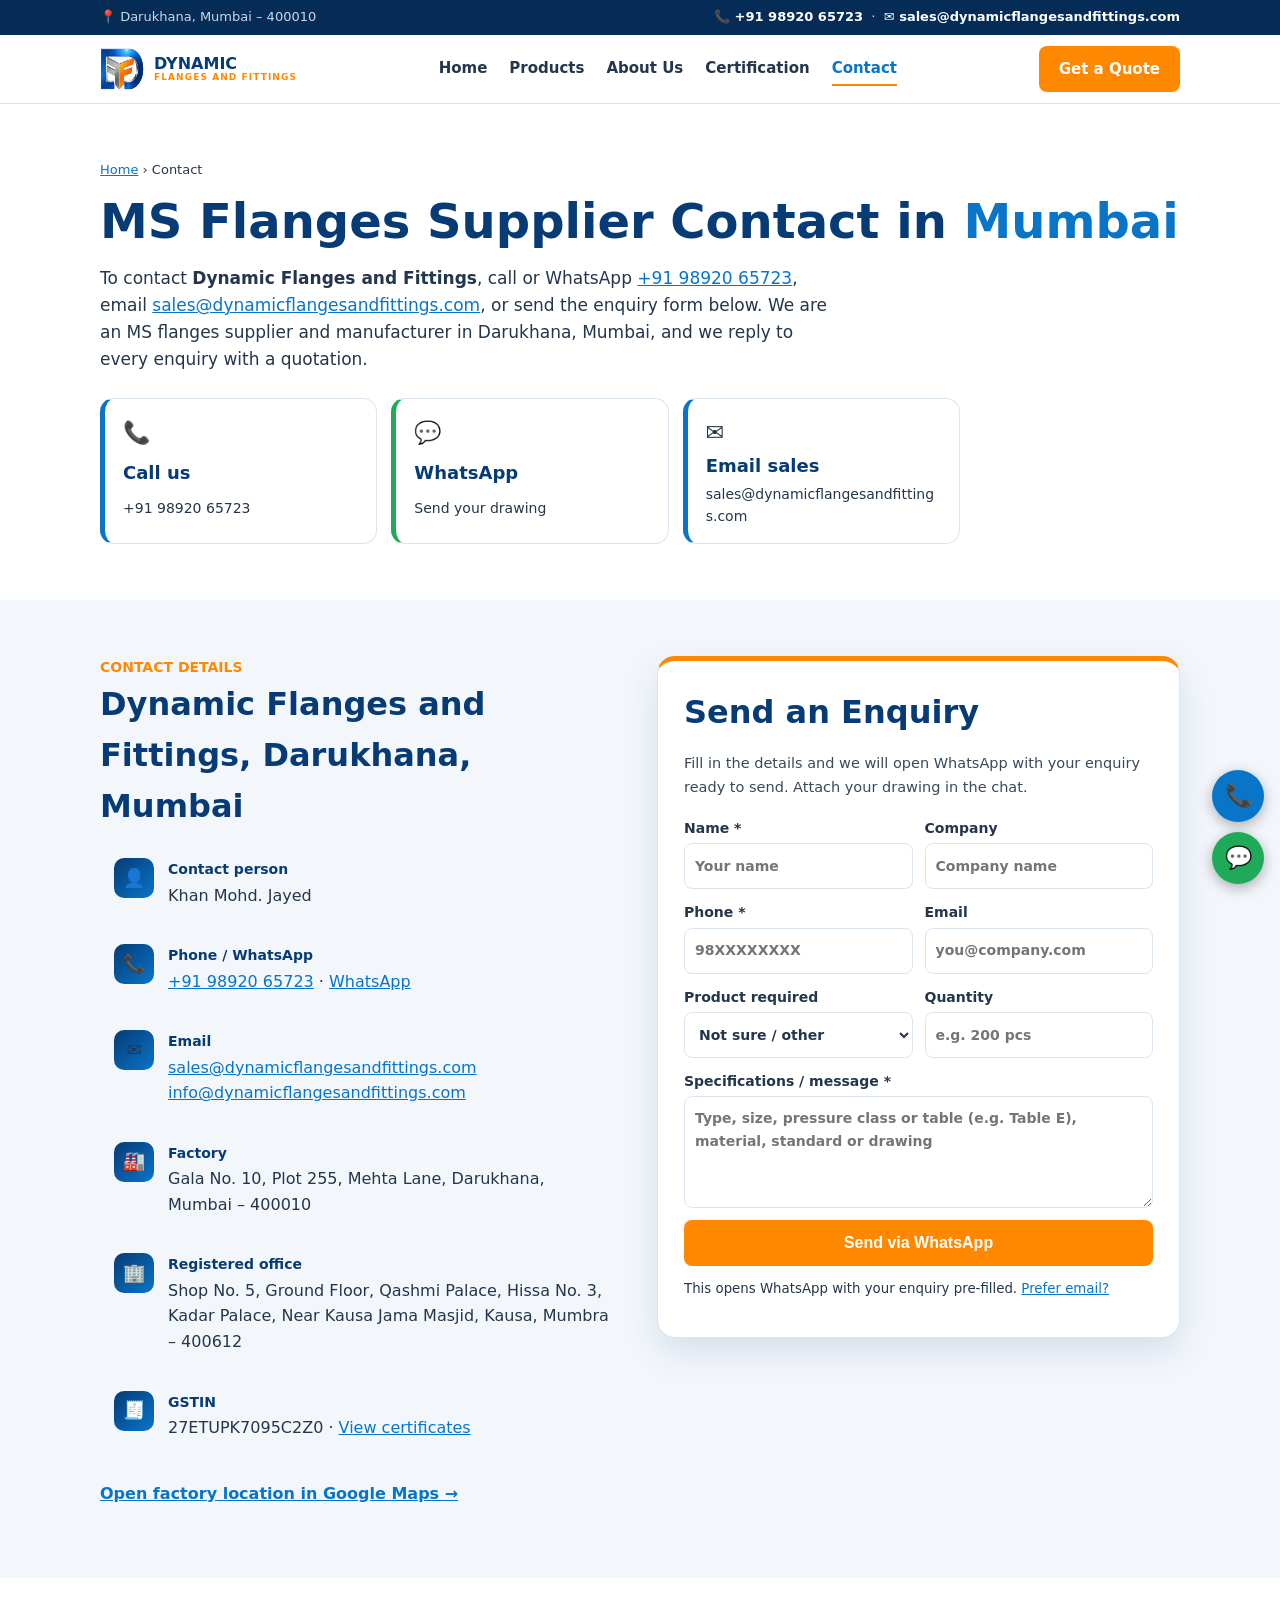
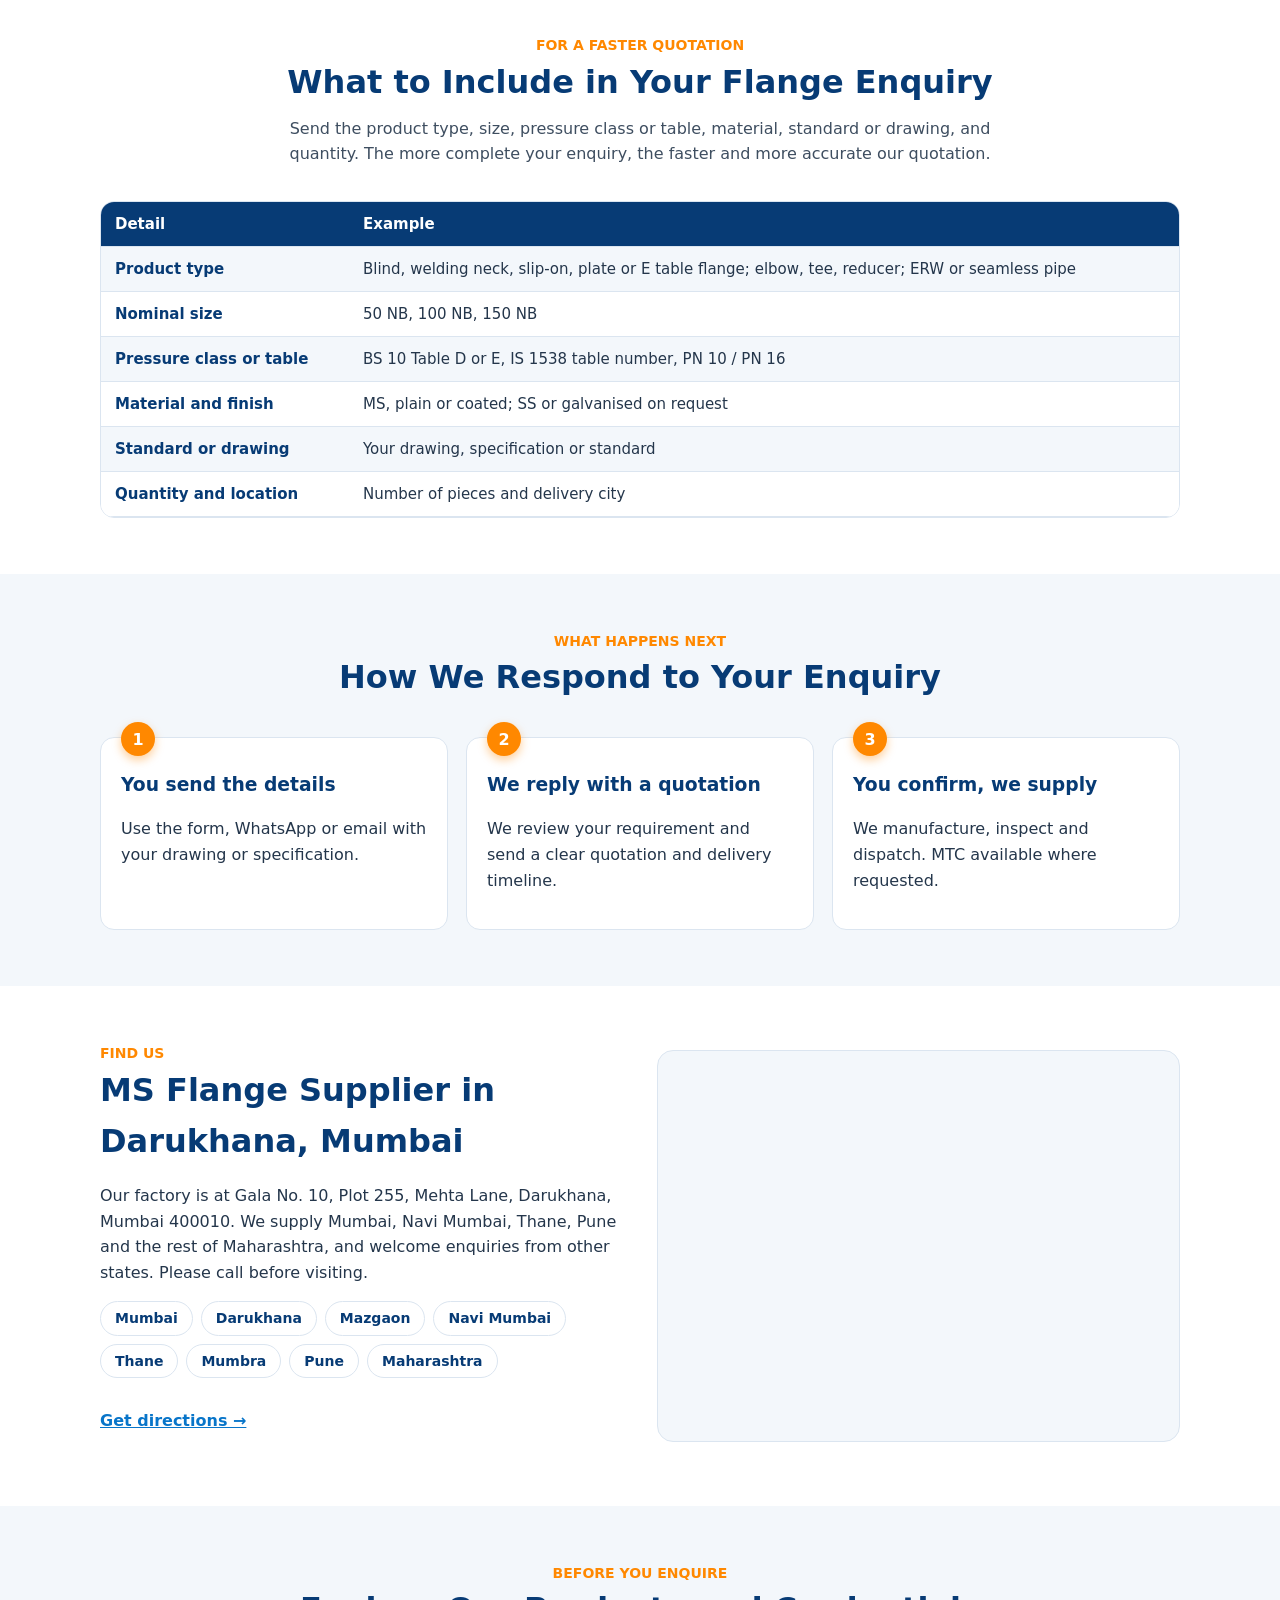
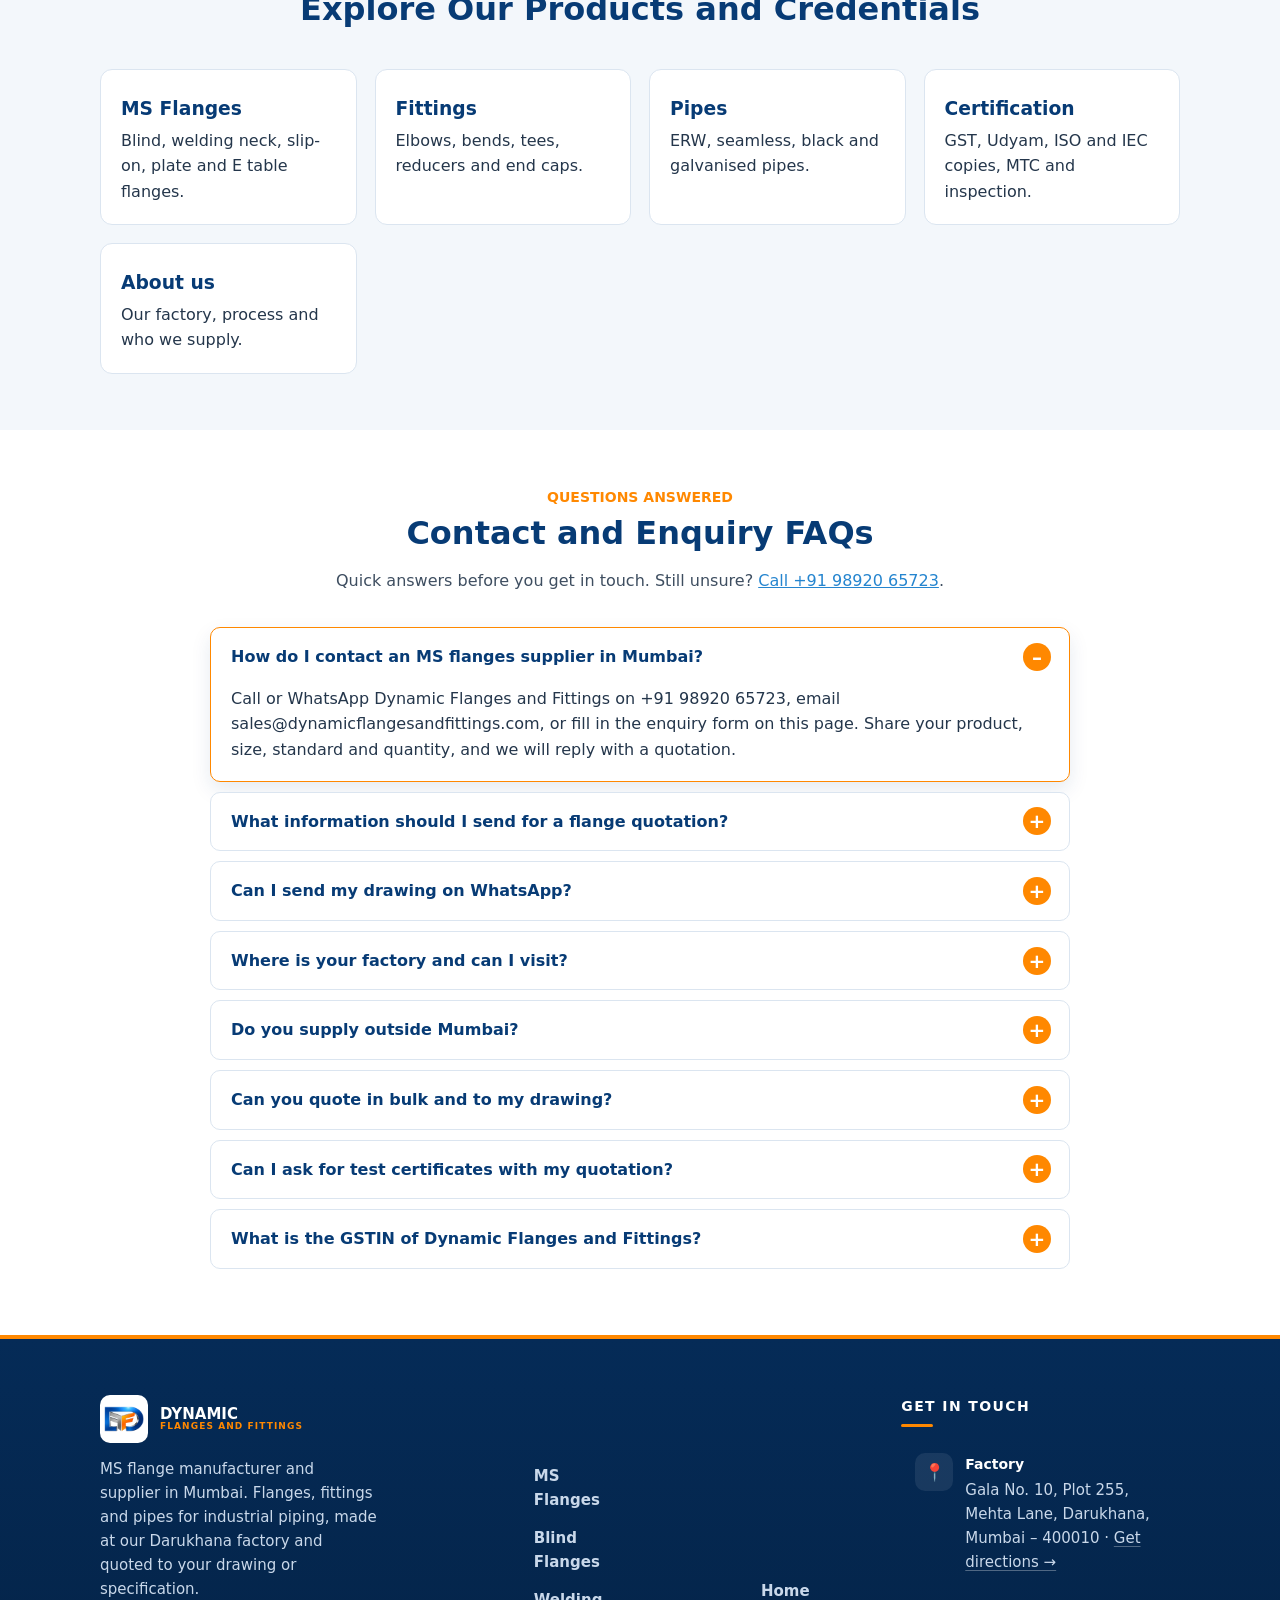
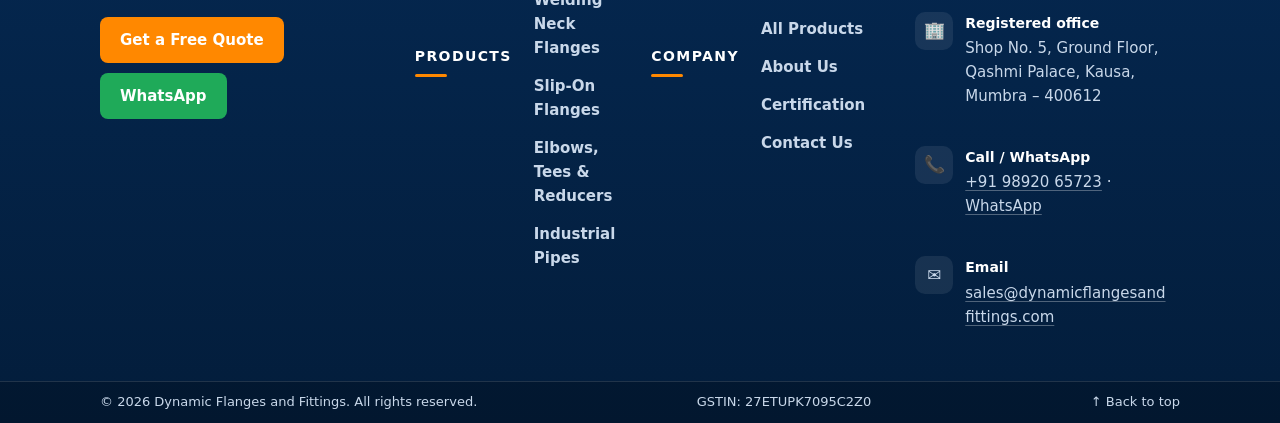
<file: contact.html>
<!DOCTYPE html>
<html lang="en-IN">

<head>
    <meta charset="utf-8">
    <meta name="viewport" content="width=device-width, initial-scale=1, viewport-fit=cover">
    <link rel="icon" href="/favicon.ico" sizes="48x48">
    <link rel="icon" type="image/svg+xml" href="/favicon.svg">
    <link rel="icon" type="image/png" sizes="48x48" href="/favicon-48x48.png">
    <link rel="apple-touch-icon" href="/apple-touch-icon.png">
    <meta name="theme-color" content="#073B75">
    <title>MS Flanges Supplier Contact Mumbai | Dynamic Flanges and Fittings</title>
    <meta name="description"
        content="Contact Dynamic Flanges and Fittings, MS flanges supplier in Darukhana, Mumbai. Call, WhatsApp or email for a flange, fitting or pipe quotation.">
    <meta name="robots" content="index, follow, max-image-preview:large, max-snippet:-1">
    <meta name="theme-color" content="#073B75">
    <meta name="geo.region" content="IN-MH">
    <meta name="geo.placename" content="Mumbai">
    <link rel="canonical" href="https://dynamicflangesandfittings.com/contact.html">
    <link rel="alternate" hreflang="en-in" href="https://dynamicflangesandfittings.com/contact.html">
    <link rel="alternate" hreflang="x-default" href="https://dynamicflangesandfittings.com/contact.html">
    <meta property="og:type" content="website">
    <meta property="og:locale" content="en_IN">
    <meta property="og:site_name" content="Dynamic Flanges and Fittings">
    <meta property="og:title" content="MS Flanges Supplier Contact Mumbai | Dynamic Flanges and Fittings">
    <meta property="og:description"
        content="Contact Dynamic Flanges and Fittings, MS flanges supplier in Darukhana, Mumbai. Call, WhatsApp or email for a flange, fitting or pipe quotation.">
    <meta property="og:url" content="https://dynamicflangesandfittings.com/contact.html">
    <meta property="og:image" content="https://dynamicflangesandfittings.com/images/ms-flanges-image.png">
    <meta name="twitter:card" content="summary_large_image">
    <meta name="twitter:title" content="MS Flanges Supplier Contact Mumbai | Dynamic Flanges and Fittings">
    <meta name="twitter:description"
        content="Contact Dynamic Flanges and Fittings, MS flanges supplier in Darukhana, Mumbai. Call, WhatsApp or email for a flange, fitting or pipe quotation.">
    
    <link rel="stylesheet" href="css/style.css">
    <style>
        .khero .lead {
            max-width: 740px;
            font-size: 17px
        }

        .qa {
            display: grid;
            gap: 14px;
            grid-template-columns: repeat(auto-fit, minmax(220px, 1fr));
            margin-top: 24px;
            max-width: 860px
        }

        .qc {
            display: grid;
            gap: 2px;
            background: var(--card);
            border: 1px solid var(--line);
            border-left: 5px solid var(--blue);
            border-radius: 14px;
            padding: 16px 18px;
            text-decoration: none;
            color: var(--text);
            min-height: 88px;
            transition: transform .2s, box-shadow .2s
        }

        .qc:hover {
            transform: translateY(-4px);
            box-shadow: 0 14px 30px rgba(7, 59, 117, .2)
        }

        .qc.g {
            border-left-color: #1faa59
        }

        .qc .qi {
            font-size: 22px
        }

        .qc b {
            color: var(--head);
            font-size: 18px
        }

        .qc span:last-child {
            font-size: 14px;
            overflow-wrap: anywhere
        }

        .cc2 {
            font-style: normal;
            display: grid;
            gap: 12px;
            margin-top: 14px
        }

        .it {
            display: flex;
            gap: 14px;
            align-items: flex-start;
            border-radius: 12px;
            padding: 12px 14px
        }

        .it .ic {
            flex: none;
            width: 40px;
            height: 40px;
            border-radius: 10px;
            display: grid;
            place-items: center;
            background: linear-gradient(135deg, var(--navy), var(--blue));
            font-size: 18px
        }

        .it b {
            display: block;
            color: var(--head);
            font-size: 14px;
            margin-bottom: 2px
        }

        .it a {
            overflow-wrap: anywhere
        }

        .fcard {
            background: var(--card);
            border: 1px solid var(--line);
            border-top: 5px solid var(--orange);
            border-radius: 18px;
            padding: 26px;
            box-shadow: 0 14px 34px rgba(7, 59, 117, .12)
        }

        .fcard h2 {
            margin-bottom: 2px
        }

        .fnote {
            margin: 0 0 6px;
            font-size: 14.5px;
            opacity: .9
        }

        .fr {
            display: grid;
            grid-template-columns: 1fr 1fr;
            gap: 12px
        }

        .fcard input,
        .fcard select,
        .fcard textarea {
            min-height: 46px
        }

        .fcard .btn {
            padding: 14px 20px;
            font-size: 16px
        }

        #fmsg {
            font-weight: 600;
            color: var(--head)
        }

        .mapf {
            border: 1px solid var(--line);
            border-radius: 16px;
            overflow: hidden;
            aspect-ratio: 4/3;
            background: var(--alt)
        }

        .mapf iframe {
            width: 100%;
            height: 100%;
            border: 0;
            display: block
        }

        .lk {
            text-decoration: none;
            color: var(--text)
        }

        .lk:hover h3 {
            color: var(--blue)
        }

        @media(max-width:820px) {
            .khero {
                background: var(--alt)
            }

            .fr {
                grid-template-columns: 1fr
            }

            .fcard {
                padding: 20px
            }
        }
    </style>
    <script type="application/ld+json">
{
 "@context": "https://schema.org",
 "@graph": [
  {
   "@type": "ContactPage",
   "@id": "https://dynamicflangesandfittings.com/contact.html#webpage",
   "url": "https://dynamicflangesandfittings.com/contact.html",
   "name": "MS Flanges Supplier Contact Mumbai | Dynamic Flanges",
   "description": "Contact Dynamic Flanges and Fittings, MS flanges supplier in Darukhana, Mumbai. Call, WhatsApp or email for a flange, fitting or pipe quotation.",
   "inLanguage": "en-IN",
   "isPartOf": {
    "@id": "https://dynamicflangesandfittings.com/#website"
   },
   "breadcrumb": {
    "@id": "https://dynamicflangesandfittings.com/contact.html#breadcrumb"
   },
   "about": {
    "@id": "https://dynamicflangesandfittings.com/#org"
   },
   "mainEntity": {
    "@id": "https://dynamicflangesandfittings.com/#org"
   },
   "speakable": {
    "@type": "SpeakableSpecification",
    "cssSelector": [
     "h1",
     ".answer"
    ]
   }
  },
  {
   "@type": "WebSite",
   "@id": "https://dynamicflangesandfittings.com/#website",
   "name": "Dynamic Flanges and Fittings",
   "url": "https://dynamicflangesandfittings.com/",
   "inLanguage": "en-IN",
   "publisher": {
    "@id": "https://dynamicflangesandfittings.com/#org"
   }
  },
  {
   "@type": [
    "Organization",
    "LocalBusiness"
   ],
   "@id": "https://dynamicflangesandfittings.com/#org",
   "name": "Dynamic Flanges and Fittings",
   "url": "https://dynamicflangesandfittings.com/",
   "description": "MS flanges supplier and manufacturer in Mumbai making flanges, fittings and pipes for industrial piping.",
   "email": "sales@dynamicflangesandfittings.com",
   "telephone": "+91-9892065723",
   "taxID": "27ETUPK7095C2Z0",
   "priceRange": "Quote on request",
   "address": {
    "@type": "PostalAddress",
    "streetAddress": "Gala No. 10, Plot 255, Mehta Lane, Darukhana",
    "addressLocality": "Mumbai",
    "addressRegion": "Maharashtra",
    "postalCode": "400010",
    "addressCountry": "IN"
   },
   "location": [
    {
     "@type": "Place",
     "name": "Factory",
     "address": {
      "@type": "PostalAddress",
      "streetAddress": "Gala No. 10, Plot 255, Mehta Lane, Darukhana",
      "addressLocality": "Mumbai",
      "addressRegion": "Maharashtra",
      "postalCode": "400010",
      "addressCountry": "IN"
     }
    },
    {
     "@type": "Place",
     "name": "Registered office",
     "address": {
      "@type": "PostalAddress",
      "streetAddress": "Shop No. 5, Ground Floor, Qashmi Palace, Hissa No. 3, Kadar Palace, Near Kausa Jama Masjid, Kausa",
      "addressLocality": "Mumbra",
      "addressRegion": "Maharashtra",
      "postalCode": "400612",
      "addressCountry": "IN"
     }
    }
   ],
   "hasMap": "https://www.google.com/maps/search/?api=1&query=Mehta+Lane+Darukhana+Mumbai+400010",
   "contactPoint": [
    {
     "@type": "ContactPoint",
     "contactType": "sales",
     "telephone": "+91-9892065723",
     "email": "sales@dynamicflangesandfittings.com",
     "availableLanguage": [
      "English",
      "Hindi"
     ],
     "areaServed": "IN"
    },
    {
     "@type": "ContactPoint",
     "contactType": "customer support",
     "email": "info@dynamicflangesandfittings.com",
     "availableLanguage": [
      "English",
      "Hindi"
     ]
    }
   ],
   "areaServed": [
    {
     "@type": "City",
     "name": "Mumbai"
    },
    {
     "@type": "City",
     "name": "Navi Mumbai"
    },
    {
     "@type": "City",
     "name": "Thane"
    },
    {
     "@type": "City",
     "name": "Pune"
    },
    {
     "@type": "State",
     "name": "Maharashtra"
    }
   ]
  },
  {
   "@type": "BreadcrumbList",
   "@id": "https://dynamicflangesandfittings.com/contact.html#breadcrumb",
   "itemListElement": [
    {
     "@type": "ListItem",
     "position": 1,
     "name": "Home",
     "item": "https://dynamicflangesandfittings.com/"
    },
    {
     "@type": "ListItem",
     "position": 2,
     "name": "Contact",
     "item": "https://dynamicflangesandfittings.com/contact.html"
    }
   ]
  },
  {
   "@type": "FAQPage",
   "@id": "https://dynamicflangesandfittings.com/contact.html#faq",
   "mainEntity": [
    {
     "@type": "Question",
     "name": "How do I contact an MS flanges supplier in Mumbai?",
     "acceptedAnswer": {
      "@type": "Answer",
      "text": "Call or WhatsApp Dynamic Flanges and Fittings on +91 98920 65723, email sales@dynamicflangesandfittings.com, or fill in the enquiry form on this page. Share your product, size, standard and quantity, and we will reply with a quotation."
     }
    },
    {
     "@type": "Question",
     "name": "What information should I send for a flange quotation?",
     "acceptedAnswer": {
      "@type": "Answer",
      "text": "Send the flange type, nominal size, pressure class or table, material, standard or drawing, and quantity. For fittings and pipes, add size, thickness and quantity. A drawing or a clear photo of the old part helps us quote faster."
     }
    },
    {
     "@type": "Question",
     "name": "Can I send my drawing on WhatsApp?",
     "acceptedAnswer": {
      "@type": "Answer",
      "text": "Yes. Fill in the form to open WhatsApp with your enquiry pre-filled, then attach your drawing, photo or specification in the same chat. You can also email it to sales@dynamicflangesandfittings.com."
     }
    },
    {
     "@type": "Question",
     "name": "Where is your factory and can I visit?",
     "acceptedAnswer": {
      "@type": "Answer",
      "text": "Our factory is at Gala No. 10, Plot 255, Mehta Lane, Darukhana, Mumbai 400010. Please call before visiting so we can be ready for you. Our registered office is in Kausa, Mumbra 400612."
     }
    },
    {
     "@type": "Question",
     "name": "Do you supply outside Mumbai?",
     "acceptedAnswer": {
      "@type": "Answer",
      "text": "Yes. We supply Mumbai, Navi Mumbai, Thane, Pune and the rest of Maharashtra, and welcome enquiries from Gujarat, Delhi, Kolkata, Chennai, Bangalore and other states. Mention your delivery location in the enquiry."
     }
    },
    {
     "@type": "Question",
     "name": "Can you quote in bulk and to my drawing?",
     "acceptedAnswer": {
      "@type": "Answer",
      "text": "Yes. Bulk quotations are available for contractors, project purchasers and industrial buyers, and we quote against your drawing, specification or standard such as BS 10 Table E or IS 1538."
     }
    },
    {
     "@type": "Question",
     "name": "Can I ask for test certificates with my quotation?",
     "acceptedAnswer": {
      "@type": "Answer",
      "text": "Yes. Material Test Certificates and inspection reports can be provided with supply where available. Mention them in your enquiry. See our certification page for GST, Udyam, ISO and IEC copies."
     }
    },
    {
     "@type": "Question",
     "name": "What is the GSTIN of Dynamic Flanges and Fittings?",
     "acceptedAnswer": {
      "@type": "Answer",
      "text": "Our GSTIN is 27ETUPK7095C2Z0. The GST registration certificate is shown on our certification page, and the GSTIN is listed in the website footer."
     }
    }
   ]
  }
 ]
}
</script>
</head>

<body>
    <a href="#main" style="position:absolute;left:-9999px" onfocus="this.style.left='8px'">Skip to content</a>
    <div class="topbar">
        <div class="w"><span>📍 Darukhana, Mumbai – 400010</span><span><a href="tel:+919892065723">📞 +91 98920
                    65723</a> &nbsp;·&nbsp; <a href="mailto:sales@dynamicflangesandfittings.com">✉️
                    sales@dynamicflangesandfittings.com</a></span></div>
    </div>
    <header>
        <div class="w">
            <a class="logo" href="index.html"><img src="images/logo.png" alt="Dynamic Flanges and Fittings logo"
                    width="44" height="44" decoding="async"><span>DYNAMIC<small>FLANGES AND FITTINGS</small></span></a>
            <nav id="nav" aria-label="Main"><a href="index.html">Home</a><a href="products.html">Products</a><a
                    href="about.html">About Us</a><a href="certification.html">Certification</a><a href="contact.html"
                    class="on" aria-current="page">Contact</a></nav>
            <div style="display:flex;gap:10px;align-items:center"><a class="btn q" href="contact.html">Get a
                    Quote</a><button id="mb" aria-label="Menu">☰</button></div>
        </div>
    </header>
    <main id="main">
        <section class="khero">
            <div class="w">
                <div class="crumb"><a href="index.html">Home</a> › Contact</div>
                <h1>MS Flanges Supplier Contact in <span>Mumbai</span></h1>
                <p class="lead answer">To contact <strong>Dynamic Flanges and Fittings</strong>, call or WhatsApp <a
                        href="tel:+919892065723">+91 98920 65723</a>, email <a
                        href="mailto:sales@dynamicflangesandfittings.com">sales@dynamicflangesandfittings.com</a>, or
                    send the enquiry form below. We are an MS flanges supplier and manufacturer in Darukhana, Mumbai,
                    and we reply to every enquiry with a quotation.</p>
                <div class="qa">
                    <a class="qc" href="tel:+919892065723"><span class="qi">📞</span><b>Call us</b><span>+91 98920
                            65723</span></a>
                    <a class="qc g"
                        href="https://wa.me/919892065723?text=Hello%20Dynamic%20Flanges%2C%20I%20need%20a%20quote"
                        target="_blank" rel="noopener"><span class="qi">💬</span><b>WhatsApp</b><span>Send your
                            drawing</span></a>
                    <a class="qc" href="mailto:sales@dynamicflangesandfittings.com"><span class="qi">✉️</span><b>Email
                            sales</b><span>sales@dynamicflangesandfittings.com</span></a>
                </div>
            </div>
        </section>

        <section class="alt">
            <div class="w two" style="align-items:start">
                <div>
                    <div class="eyebrow">CONTACT DETAILS</div>
                    <h2>Dynamic Flanges and Fittings, Darukhana, Mumbai</h2>
                    <address class="cc2">
                        <div class="it"><span class="ic" aria-hidden="true">👤</span>
                            <div><b>Contact person</b>Khan Mohd. Jayed</div>
                        </div>
                        <div class="it"><span class="ic" aria-hidden="true">📞</span>
                            <div><b>Phone / WhatsApp</b><a href="tel:+919892065723">+91 98920 65723</a> · <a
                                    href="https://wa.me/919892065723" target="_blank" rel="noopener">WhatsApp</a></div>
                        </div>
                        <div class="it"><span class="ic" aria-hidden="true">✉️</span>
                            <div><b>Email</b><a
                                    href="mailto:sales@dynamicflangesandfittings.com">sales@dynamicflangesandfittings.com</a><br><a
                                    href="mailto:info@dynamicflangesandfittings.com">info@dynamicflangesandfittings.com</a>
                            </div>
                        </div>
                        <div class="it"><span class="ic" aria-hidden="true">🏭</span>
                            <div><b>Factory</b>Gala No. 10, Plot 255, Mehta Lane, Darukhana, Mumbai – 400010</div>
                        </div>
                        <div class="it"><span class="ic" aria-hidden="true">🏢</span>
                            <div><b>Registered office</b>Shop No. 5, Ground Floor, Qashmi Palace, Hissa No. 3, Kadar
                                Palace, Near Kausa Jama Masjid, Kausa, Mumbra – 400612</div>
                        </div>
                        <div class="it"><span class="ic" aria-hidden="true">🧾</span>
                            <div><b>GSTIN</b>27ETUPK7095C2Z0 · <a href="certification.html">View certificates</a></div>
                        </div>
                    </address>
                    <!-- OWNER: add business hours here once confirmed -->
                    <p style="margin-top:14px"><a class="in"
                            href="https://www.google.com/maps/search/?api=1&amp;query=Mehta+Lane+Darukhana+Mumbai+400010"
                            target="_blank" rel="noopener">Open factory location in Google Maps →</a></p>
                </div>

                <form id="f" novalidate class="fcard">
                    <h2>Send an Enquiry</h2>
                    <p class="fnote">Fill in the details and we will open WhatsApp with your enquiry ready to send.
                        Attach your drawing in the chat.</p>
                    <input class="hp" name="website" tabindex="-1" autocomplete="off" aria-hidden="true">
                    <div class="fr"><label>Name *<input name="name" required autocomplete="name"
                                placeholder="Your name"></label>
                        <label>Company<input name="company" autocomplete="organization"
                                placeholder="Company name"></label>
                    </div>
                    <div class="fr"><label>Phone *<input name="phone" type="tel" inputmode="tel" required
                                pattern="[0-9+ ]{10,14}" autocomplete="tel" placeholder="98XXXXXXXX"></label>
                        <label>Email<input name="email" type="email" autocomplete="email"
                                placeholder="you@company.com"></label>
                    </div>
                    <div class="fr"><label>Product required<select name="product" id="psel"></select></label>
                        <label>Quantity<input name="qty" placeholder="e.g. 200 pcs"></label>
                    </div>
                    <label>Specifications / message *<textarea name="msg" rows="4" required
                            placeholder="Type, size, pressure class or table (e.g. Table E), material, standard or drawing"></textarea></label>
                    <button class="btn" type="submit">Send via WhatsApp</button>
                    <small>This opens WhatsApp with your enquiry pre-filled. <a id="mailalt" href="#">Prefer
                            email?</a></small>
                    <div id="fmsg" role="status"></div>
                </form>
            </div>
        </section>

        <section>
            <div class="w">
                <div class="sh">
                    <div class="eyebrow">FOR A FASTER QUOTATION</div>
                    <h2>What to Include in Your Flange Enquiry</h2>
                    <p class="answer">Send the product type, size, pressure class or table, material, standard or
                        drawing, and quantity. The more complete your enquiry, the faster and more accurate our
                        quotation.</p>
                </div>
                <div class="tw sc">
                    <table>
                        <tr>
                            <th>Detail</th>
                            <th>Example</th>
                        </tr>
                        <tr>
                            <td>Product type</td>
                            <td>Blind, welding neck, slip-on, plate or E table flange; elbow, tee, reducer; ERW or
                                seamless pipe</td>
                        </tr>
                        <tr>
                            <td>Nominal size</td>
                            <td>50 NB, 100 NB, 150 NB</td>
                        </tr>
                        <tr>
                            <td>Pressure class or table</td>
                            <td>BS 10 Table D or E, IS 1538 table number, PN 10 / PN 16</td>
                        </tr>
                        <tr>
                            <td>Material and finish</td>
                            <td>MS, plain or coated; SS or galvanised on request</td>
                        </tr>
                        <tr>
                            <td>Standard or drawing</td>
                            <td>Your drawing, specification or standard</td>
                        </tr>
                        <tr>
                            <td>Quantity and location</td>
                            <td>Number of pieces and delivery city</td>
                        </tr>
                    </table>
                </div>
            </div>
        </section>

        <section class="alt">
            <div class="w">
                <div class="sh">
                    <div class="eyebrow">WHAT HAPPENS NEXT</div>
                    <h2>How We Respond to Your Enquiry</h2>
                </div>
                <div class="steps">
                    <div class="st">
                        <h3>You send the details</h3>
                        <p>Use the form, WhatsApp or email with your drawing or specification.</p>
                    </div>
                    <div class="st">
                        <h3>We reply with a quotation</h3>
                        <p>We review your requirement and send a clear quotation and delivery timeline.</p>
                    </div>
                    <div class="st">
                        <h3>You confirm, we supply</h3>
                        <p>We manufacture, inspect and dispatch. MTC available where requested.</p>
                    </div>
                </div>
            </div>
        </section>

        <section>
            <div class="w two">
                <div>
                    <div class="eyebrow">FIND US</div>
                    <h2>MS Flange Supplier in Darukhana, Mumbai</h2>
                    <p>Our factory is at Gala No. 10, Plot 255, Mehta Lane, Darukhana, Mumbai 400010. We supply Mumbai,
                        Navi Mumbai, Thane, Pune and the rest of Maharashtra, and welcome enquiries from other states.
                        Please call before visiting.</p>
                    <div class="area"><span>Mumbai</span><span>Darukhana</span><span>Mazgaon</span><span>Navi
                            Mumbai</span><span>Thane</span><span>Mumbra</span><span>Pune</span><span>Maharashtra</span>
                    </div>
                    <p style="margin-top:16px"><a class="in"
                            href="https://www.google.com/maps/search/?api=1&amp;query=Mehta+Lane+Darukhana+Mumbai+400010"
                            target="_blank" rel="noopener">Get directions →</a></p>
                </div>
                <div class="mapf"><iframe title="Dynamic Flanges and Fittings factory location, Darukhana, Mumbai"
                        src="https://www.google.com/maps?q=Mehta+Lane+Darukhana+Mumbai+400010&amp;output=embed"
                        loading="lazy" referrerpolicy="no-referrer-when-downgrade" allowfullscreen></iframe></div>
            </div>
        </section>

        <section class="alt">
            <div class="w">
                <div class="sh">
                    <div class="eyebrow">BEFORE YOU ENQUIRE</div>
                    <h2>Explore Our Products and Credentials</h2>
                </div>
                <div class="grid">
                    <a class="card lk" href="flanges.html">
                        <h3>MS Flanges</h3>Blind, welding neck, slip-on, plate and E table flanges.
                    </a>
                    <a class="card lk" href="fittings.html">
                        <h3>Fittings</h3>Elbows, bends, tees, reducers and end caps.
                    </a>
                    <a class="card lk" href="pipes.html">
                        <h3>Pipes</h3>ERW, seamless, black and galvanised pipes.
                    </a>
                    <a class="card lk" href="certification.html">
                        <h3>Certification</h3>GST, Udyam, ISO and IEC copies, MTC and inspection.
                    </a>
                    <a class="card lk" href="about.html">
                        <h3>About us</h3>Our factory, process and who we supply.
                    </a>
                </div>
            </div>
        </section>

        <section class="faq">
            <div class="w">
                <div class="sh">
                    <div class="eyebrow">QUESTIONS ANSWERED</div>
                    <h2>Contact and Enquiry FAQs</h2>
                    <p>Quick answers before you get in touch. Still unsure? <a href="tel:+919892065723">Call +91 98920
                            65723</a>.</p>
                </div>
                <div style="max-width:860px;margin:0 auto">
                    <details open>
                        <summary>How do I contact an MS flanges supplier in Mumbai?</summary>
                        <p class="answer">Call or WhatsApp Dynamic Flanges and Fittings on +91 98920 65723, email
                            sales@dynamicflangesandfittings.com, or fill in the enquiry form on this page. Share your
                            product, size, standard and quantity, and we will reply with a quotation.</p>
                    </details>
                    <details>
                        <summary>What information should I send for a flange quotation?</summary>
                        <p class="answer">Send the flange type, nominal size, pressure class or table, material,
                            standard or drawing, and quantity. For fittings and pipes, add size, thickness and quantity.
                            A drawing or a clear photo of the old part helps us quote faster.</p>
                    </details>
                    <details>
                        <summary>Can I send my drawing on WhatsApp?</summary>
                        <p class="answer">Yes. Fill in the form to open WhatsApp with your enquiry pre-filled, then
                            attach your drawing, photo or specification in the same chat. You can also email it to
                            sales@dynamicflangesandfittings.com.</p>
                    </details>
                    <details>
                        <summary>Where is your factory and can I visit?</summary>
                        <p class="answer">Our factory is at Gala No. 10, Plot 255, Mehta Lane, Darukhana, Mumbai 400010.
                            Please call before visiting so we can be ready for you. Our registered office is in Kausa,
                            Mumbra 400612.</p>
                    </details>
                    <details>
                        <summary>Do you supply outside Mumbai?</summary>
                        <p class="answer">Yes. We supply Mumbai, Navi Mumbai, Thane, Pune and the rest of Maharashtra,
                            and welcome enquiries from Gujarat, Delhi, Kolkata, Chennai, Bangalore and other states.
                            Mention your delivery location in the enquiry.</p>
                    </details>
                    <details>
                        <summary>Can you quote in bulk and to my drawing?</summary>
                        <p class="answer">Yes. Bulk quotations are available for contractors, project purchasers and
                            industrial buyers, and we quote against your drawing, specification or standard such as BS
                            10 Table E or IS 1538.</p>
                    </details>
                    <details>
                        <summary>Can I ask for test certificates with my quotation?</summary>
                        <p class="answer">Yes. Material Test Certificates and inspection reports can be provided with
                            supply where available. Mention them in your enquiry. See our certification page for GST,
                            Udyam, ISO and IEC copies.</p>
                    </details>
                    <details>
                        <summary>What is the GSTIN of Dynamic Flanges and Fittings?</summary>
                        <p class="answer">Our GSTIN is 27ETUPK7095C2Z0. The GST registration certificate is shown on our
                            certification page, and the GSTIN is listed in the website footer.</p>
                    </details>
                </div>
            </div>
        </section>
    </main>
    <footer class="ft">
        <div class="w main">
            <div class="brand">
                <a class="logo" href="index.html"><img src="images/logo.png" alt="Dynamic Flanges and Fittings logo"
                        width="48" height="48" loading="lazy" decoding="async"><span>DYNAMIC<small>FLANGES AND
                            FITTINGS</small></span></a>
                <p>MS flange manufacturer and supplier in Mumbai. Flanges, fittings and pipes for industrial piping,
                    made at our Darukhana factory and quoted to your drawing or specification.</p>
                <div class="acts"><a class="btn" href="contact.html">Get a Free Quote</a><a class="btn g"
                        href="https://wa.me/919892065723?text=Hello%20Dynamic%20Flanges%2C%20I%20need%20a%20quote"
                        target="_blank" rel="noopener">WhatsApp</a></div>
            </div>
            <nav aria-label="Products">
                <h4>Products</h4>
                <ul>
                    <li><a href="flanges.html">MS Flanges</a></li>
                    <li><a href="flanges.html">Blind Flanges</a></li>
                    <li><a href="flanges.html">Welding Neck Flanges</a></li>
                    <li><a href="flanges.html">Slip-On Flanges</a></li>
                    <li><a href="fittings.html">Elbows, Tees &amp; Reducers</a></li>
                    <li><a href="pipes.html">Industrial Pipes</a></li>
                </ul>
            </nav>
            <nav aria-label="Company">
                <h4>Company</h4>
                <ul>
                    <li><a href="index.html">Home</a></li>
                    <li><a href="products.html">All Products</a></li>
                    <li><a href="about.html">About Us</a></li>
                    <li><a href="certification.html">Certification</a></li>
                    <li><a href="contact.html">Contact Us</a></li>
                </ul>
            </nav>
            <div class="contact">
                <h4>Get in Touch</h4>
                <address>
                    <div class="it"><span class="ic" aria-hidden="true">📍</span>
                        <div><b>Factory</b>Gala No. 10, Plot 255, Mehta Lane, Darukhana, Mumbai – 400010 · <a
                                href="https://www.google.com/maps/search/?api=1&amp;query=Mehta+Lane+Darukhana+Mumbai+400010"
                                target="_blank" rel="noopener">Get directions →</a></div>
                    </div>
                    <div class="it"><span class="ic" aria-hidden="true">🏢</span>
                        <div><b>Registered office</b>Shop No. 5, Ground Floor, Qashmi Palace, Kausa, Mumbra – 400612
                        </div>
                    </div>
                    <div class="it"><span class="ic" aria-hidden="true">📞</span>
                        <div><b>Call / WhatsApp</b><a href="tel:+919892065723">+91 98920 65723</a> · <a
                                href="https://wa.me/919892065723" target="_blank" rel="noopener">WhatsApp</a></div>
                    </div>
                    <div class="it"><span class="ic" aria-hidden="true">✉️</span>
                        <div><b>Email</b><a
                                href="mailto:sales@dynamicflangesandfittings.com">sales@dynamicflangesandfittings.com</a>
                        </div>
                    </div>
                </address>
            </div>
        </div>
        <div class="bar">
            <div class="w"><span>© 2026 Dynamic Flanges and Fittings. All rights reserved.</span><span>GSTIN:
                    27ETUPK7095C2Z0</span><a href="#">↑ Back to top</a></div>
        </div>
    </footer>
    <div class="fab"><a href="tel:+919892065723" style="background:var(--blue)"
            aria-label="Call Dynamic Flanges">📞</a><a href="https://wa.me/919892065723" target="_blank" rel="noopener"
            style="background:#1faa59" aria-label="WhatsApp Dynamic Flanges">💬</a></div>
    <script src="js/products.js" defer></script>
    <script src="js/main.js" defer></script>
</body>

</html>
</file>
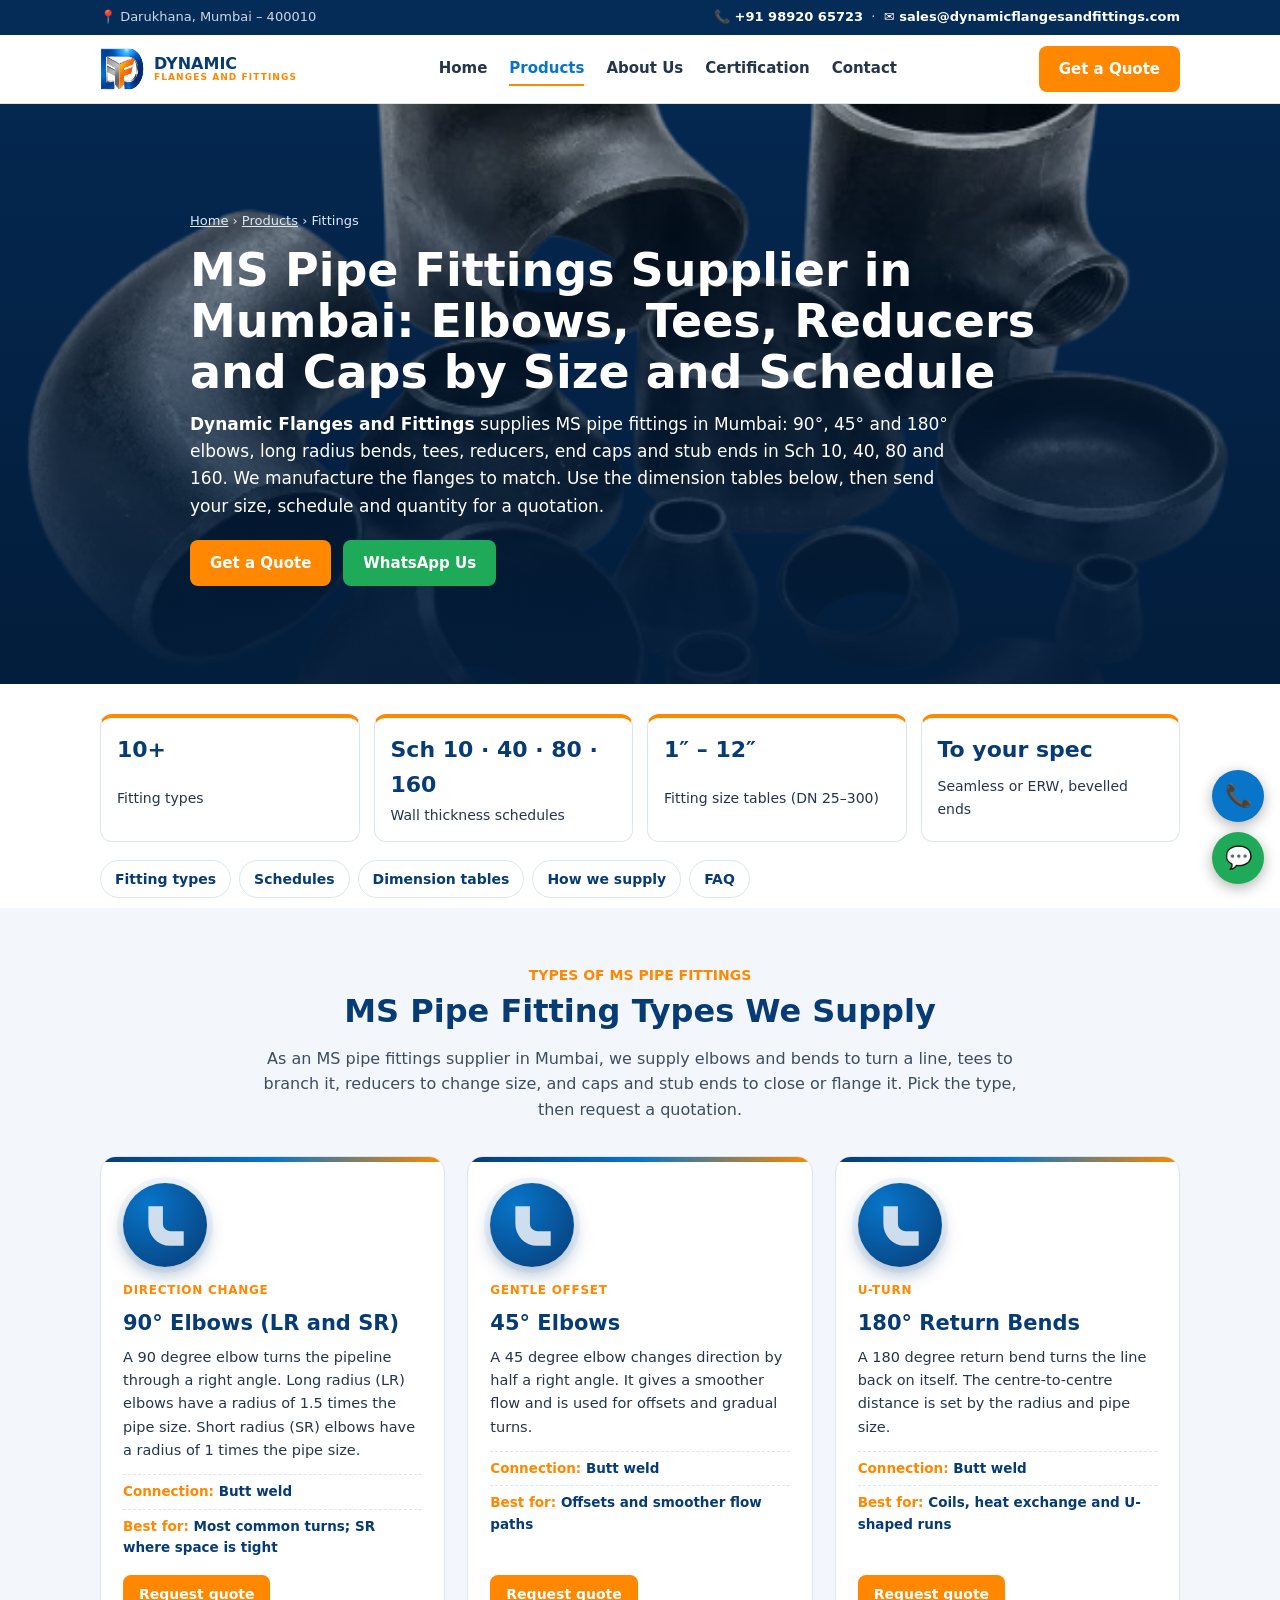
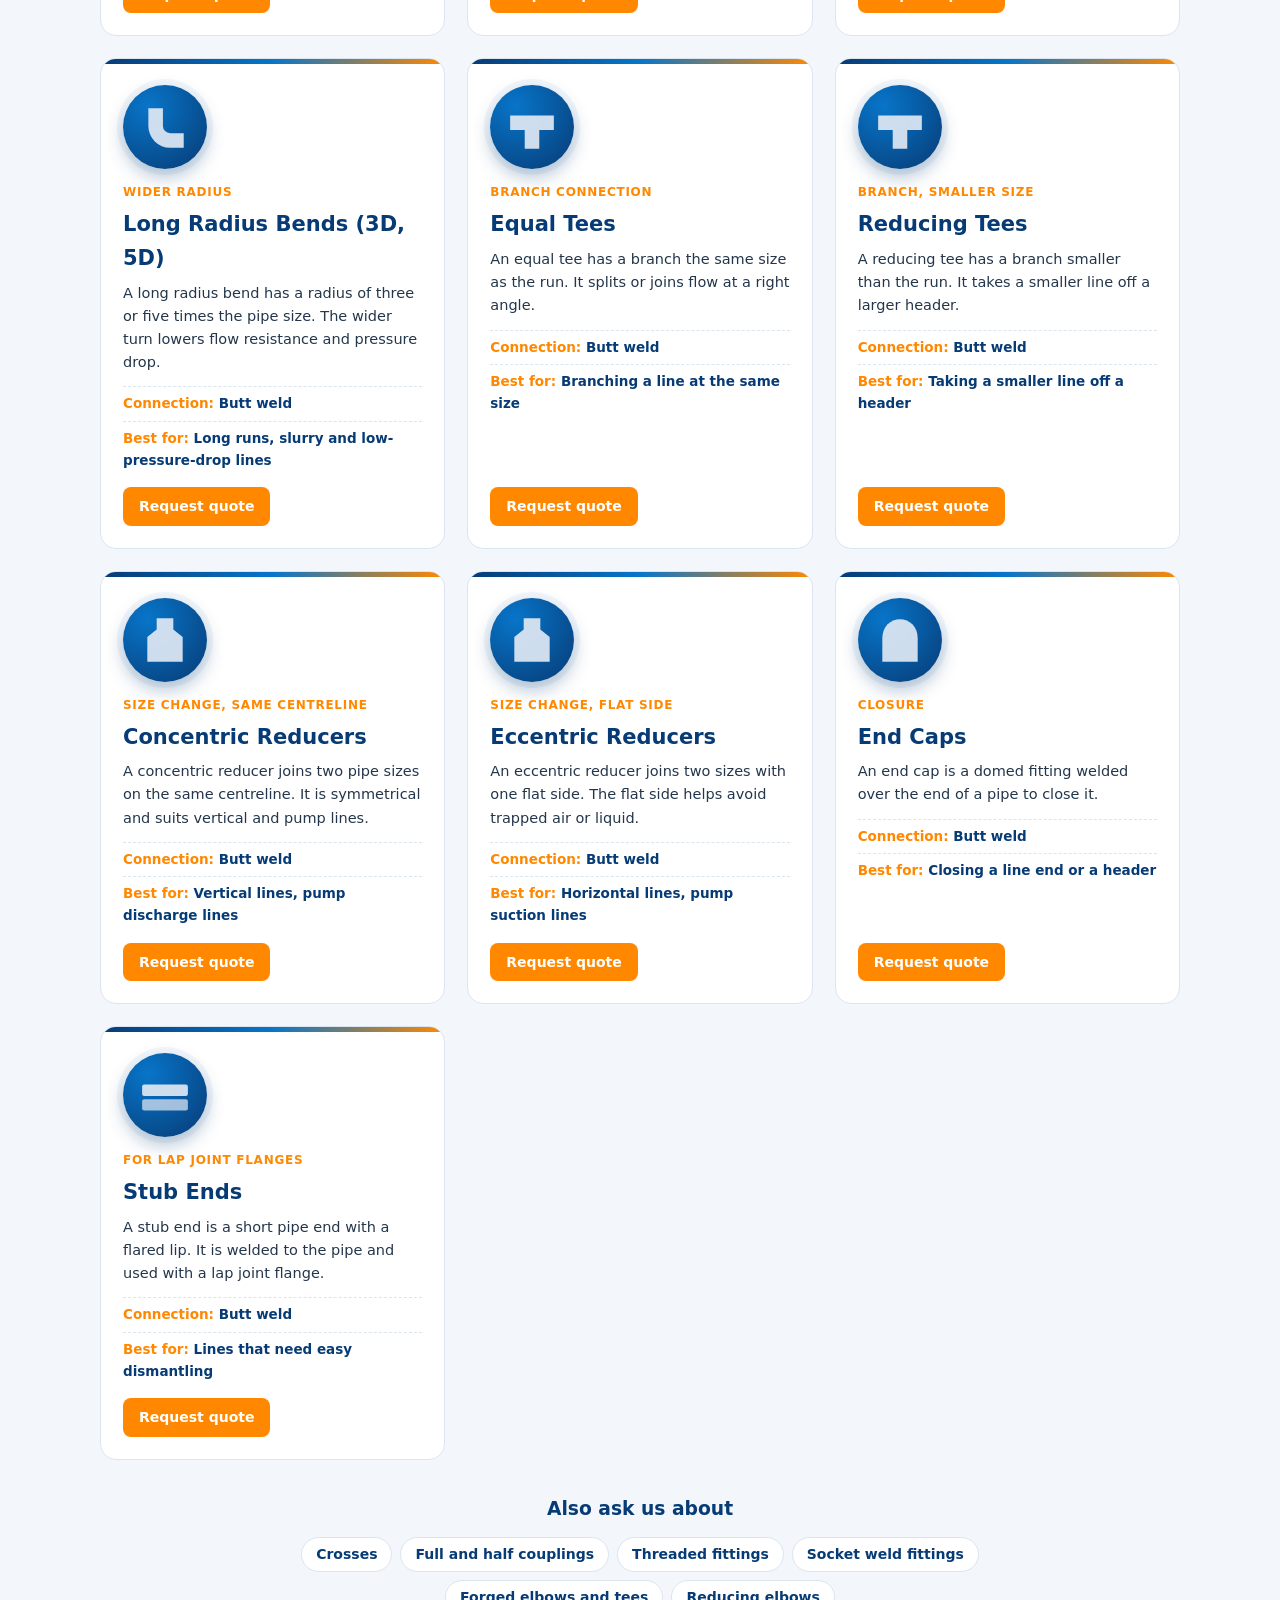
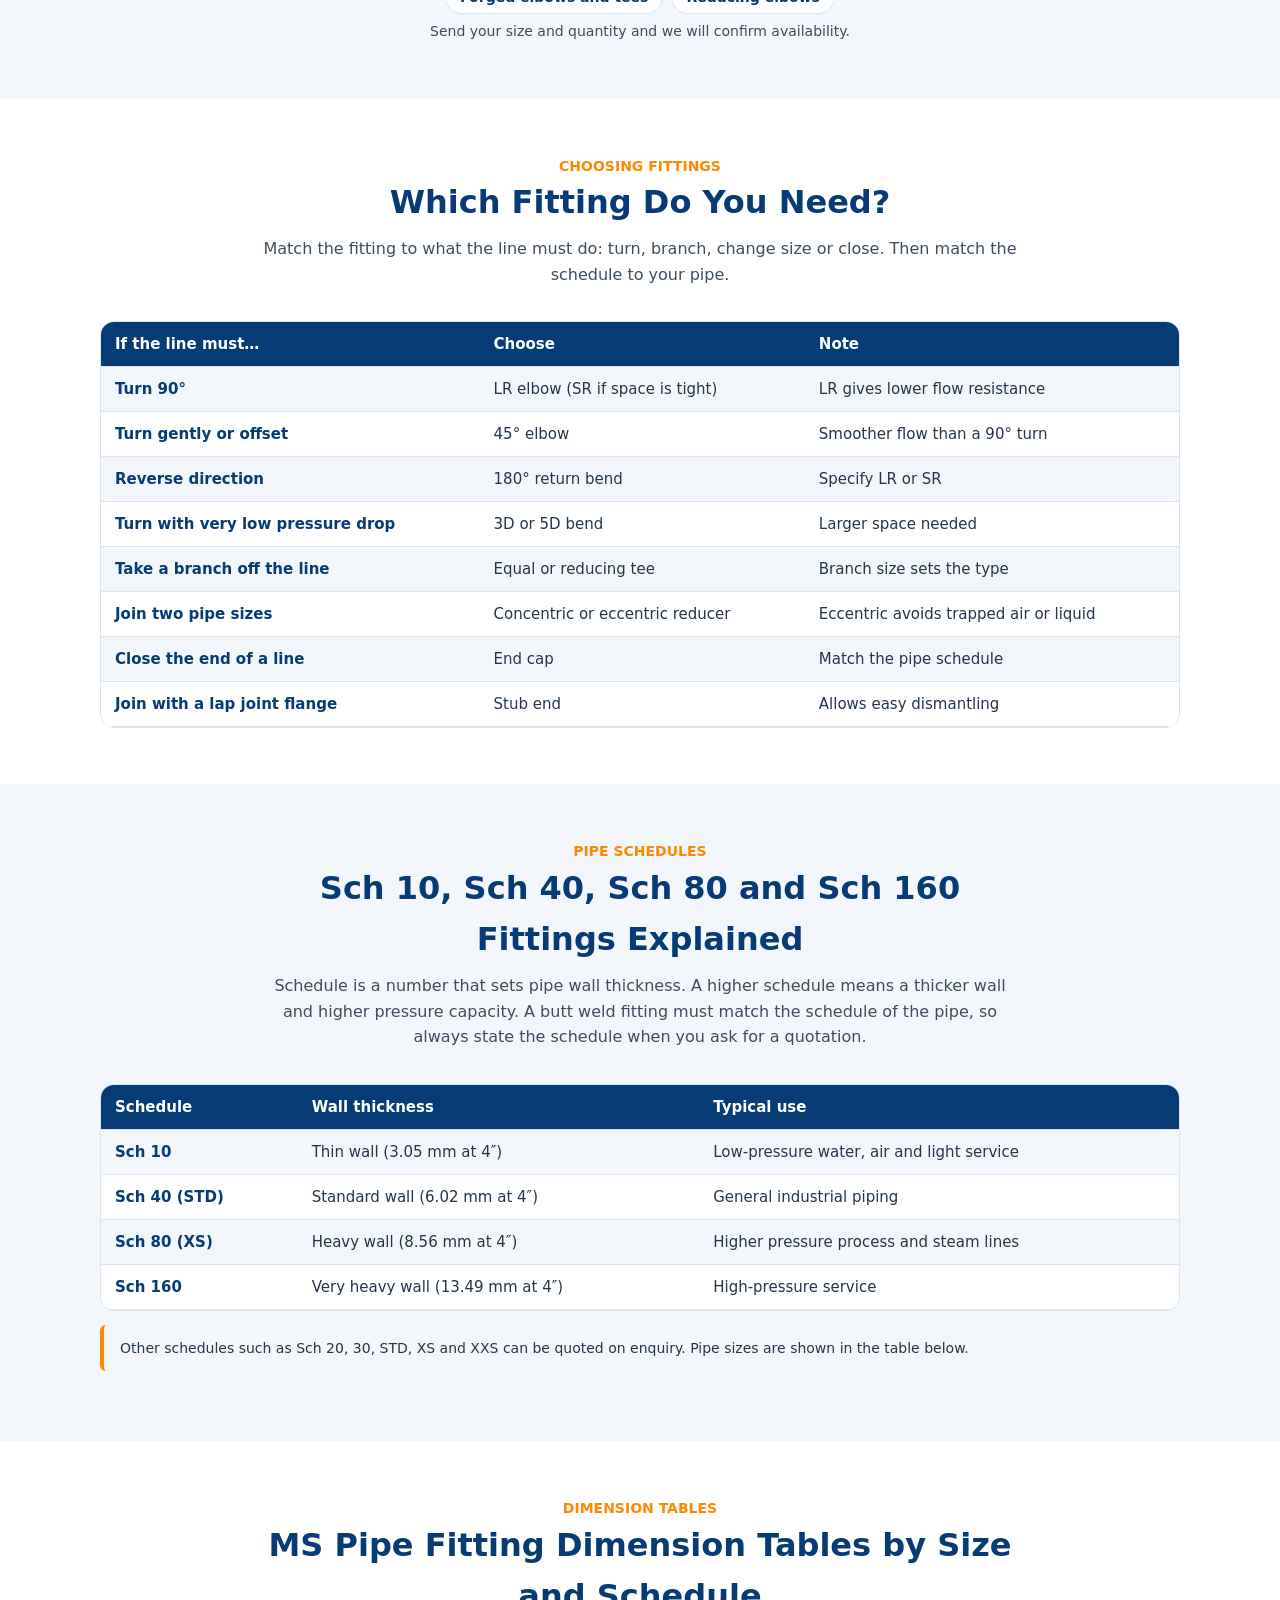
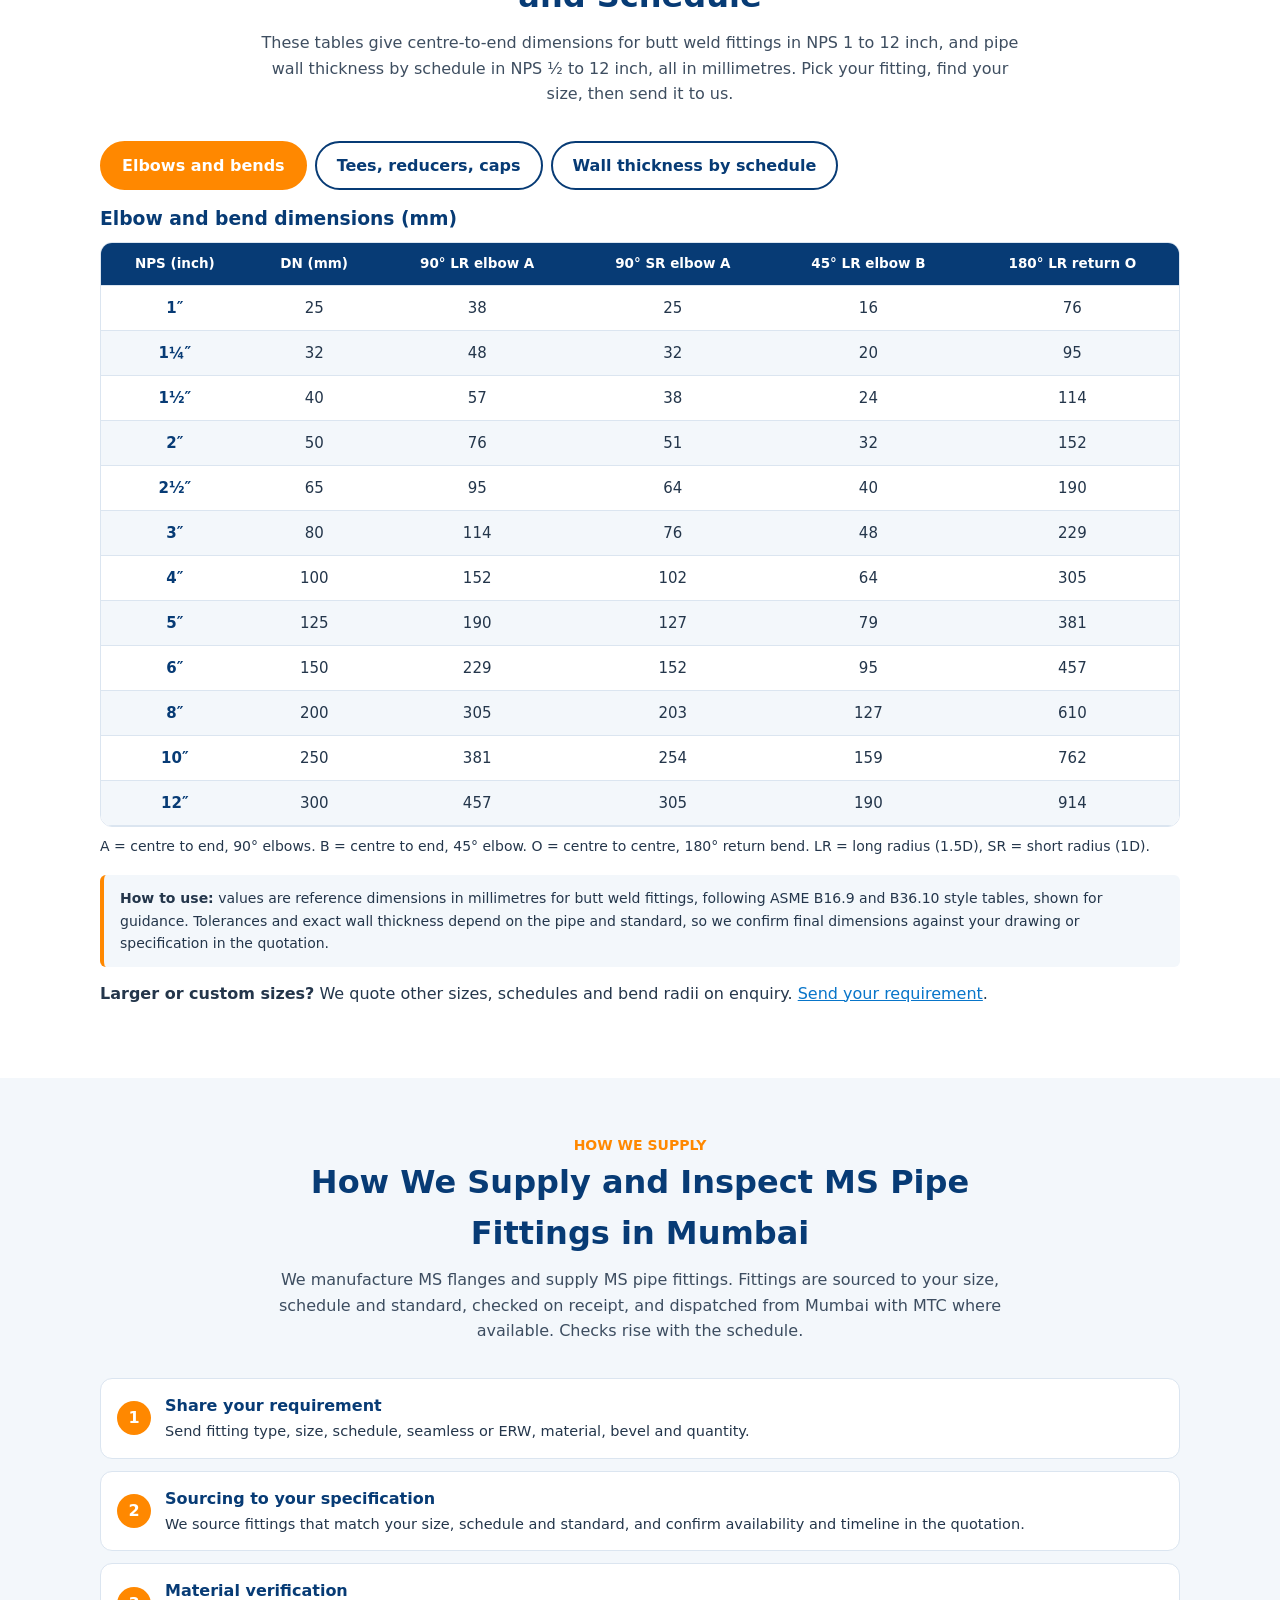
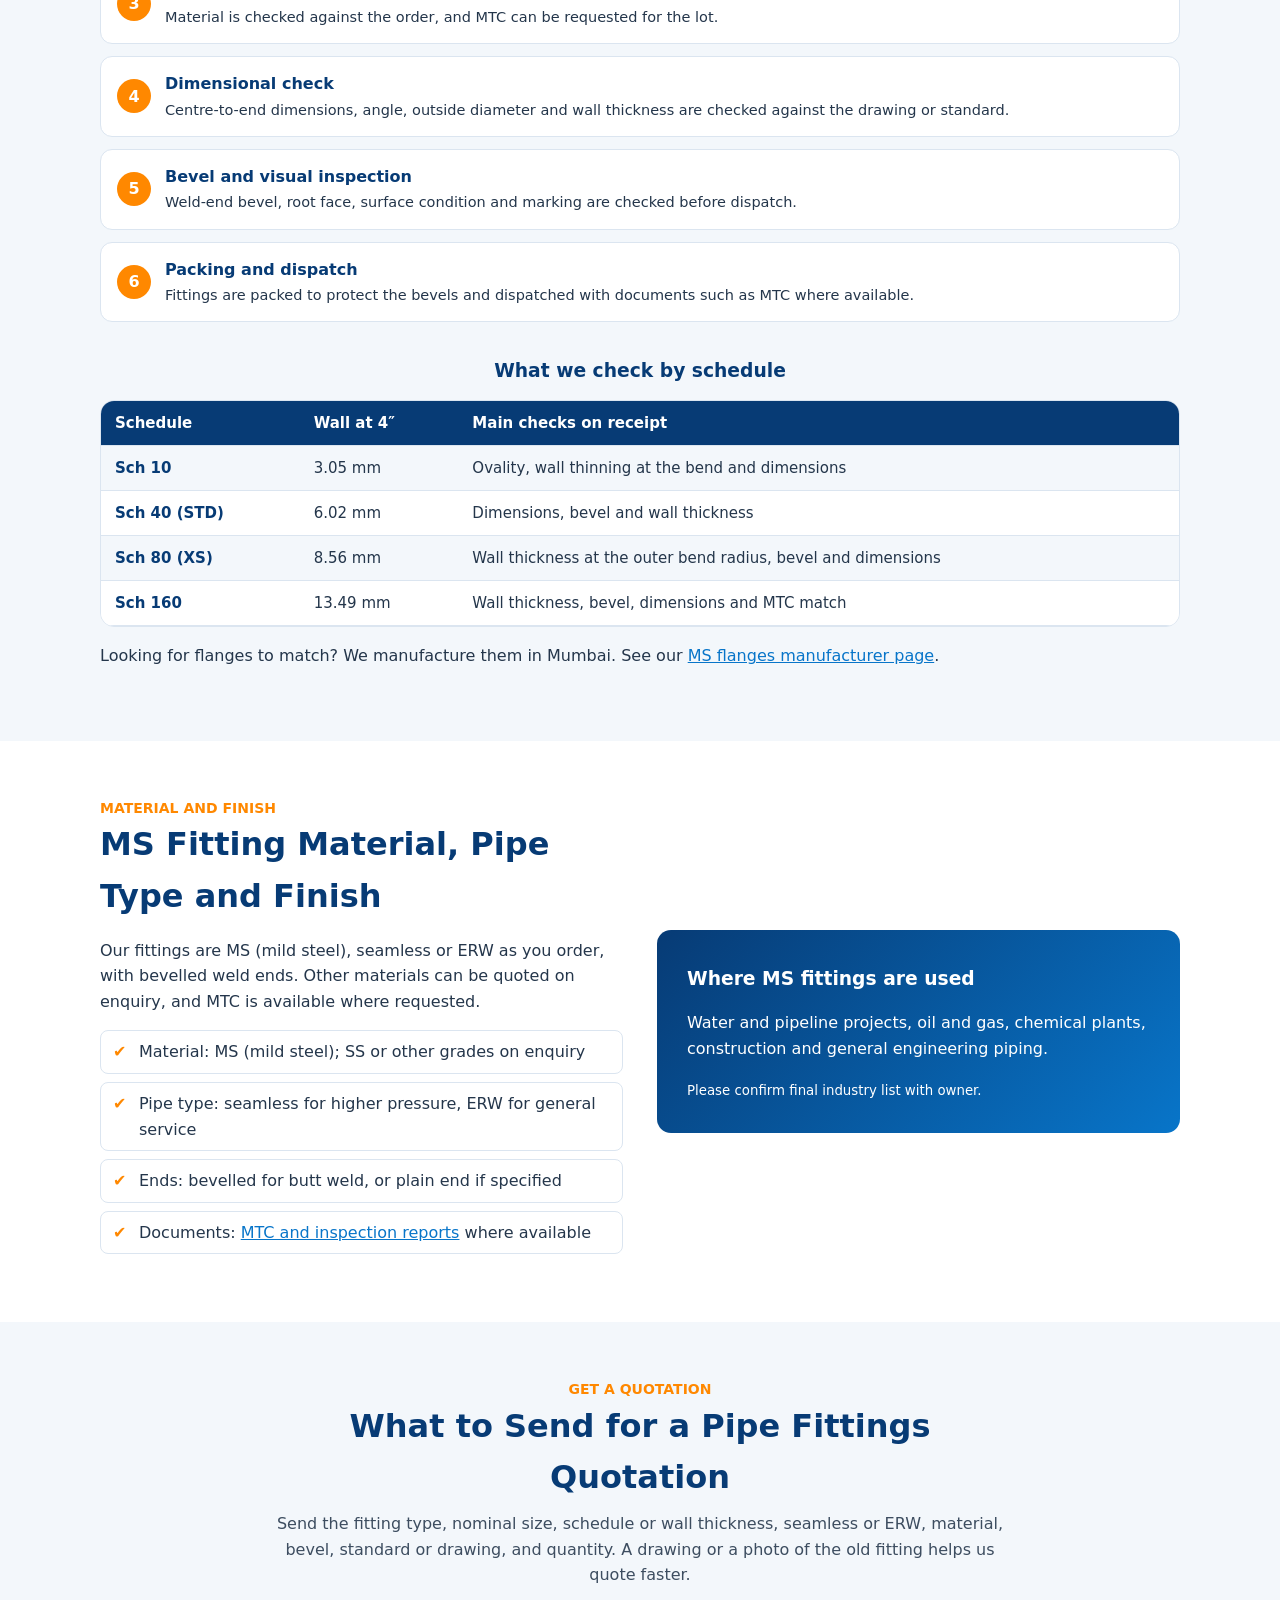
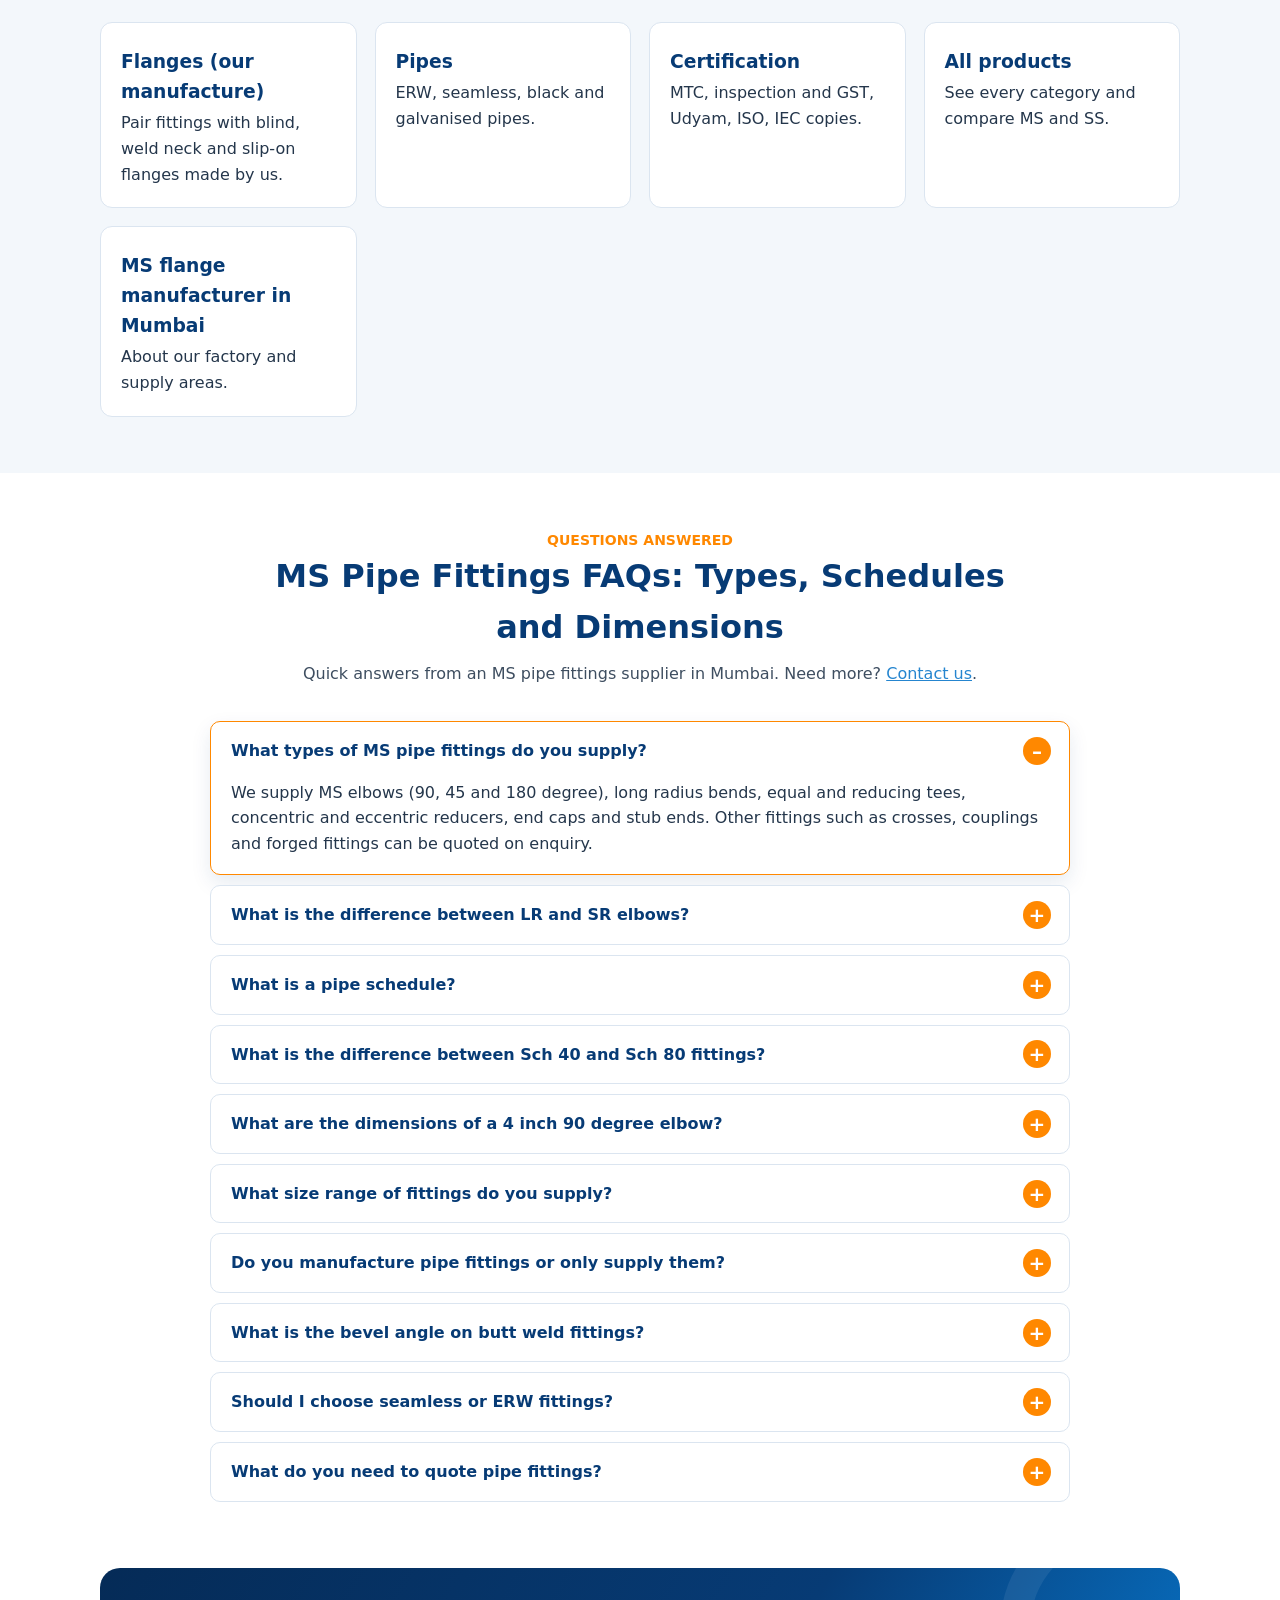
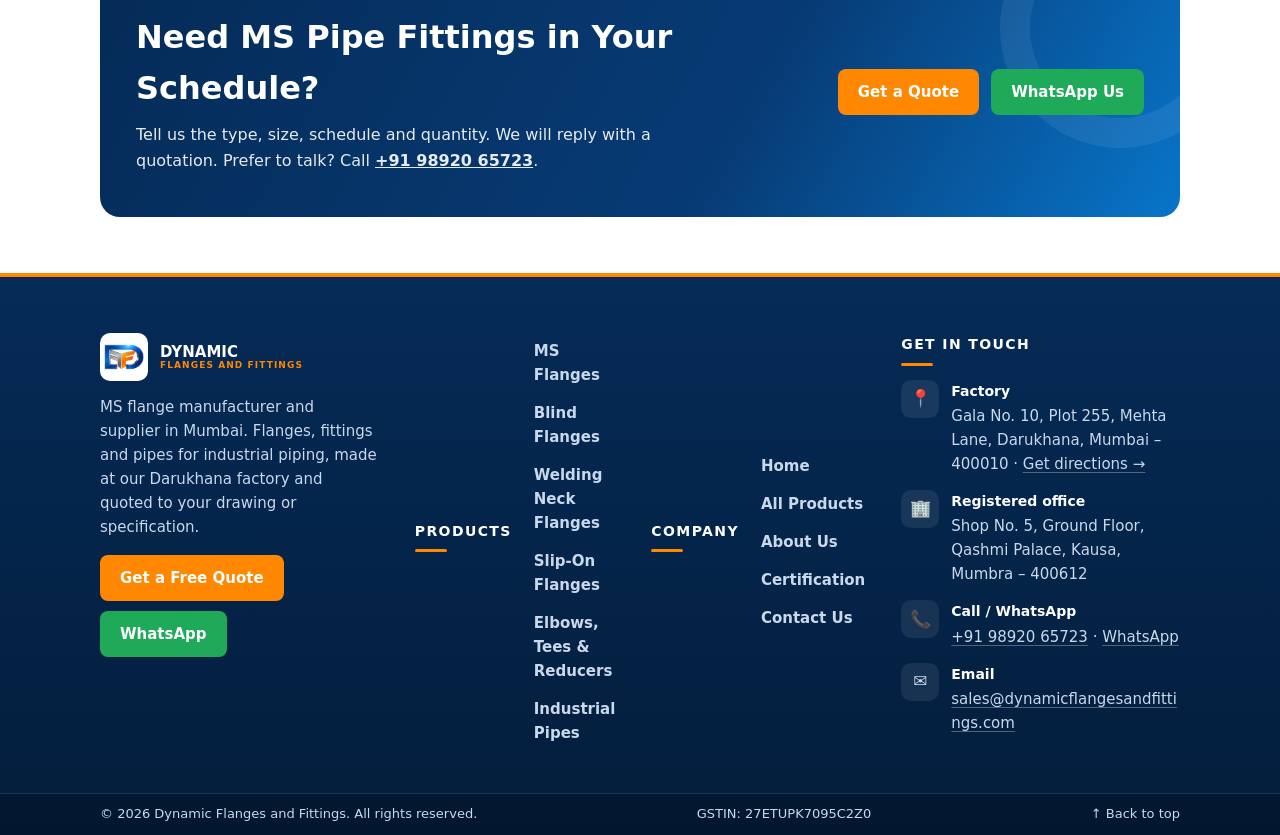
<file: fittings.html>
<!DOCTYPE html>
<html lang="en-IN">

<head>
    <meta charset="utf-8">
    <meta name="viewport" content="width=device-width, initial-scale=1, viewport-fit=cover">
    <link rel="icon" href="/favicon.ico" sizes="48x48">
    <link rel="icon" type="image/svg+xml" href="/favicon.svg">
    <link rel="icon" type="image/png" sizes="48x48" href="/favicon-48x48.png">
    <link rel="apple-touch-icon" href="/apple-touch-icon.png">
    <meta name="theme-color" content="#073B75">
    <title>MS Pipe Fittings Supplier in Mumbai | Sizes &amp; Schedules</title>
    <meta name="description"
        content="MS pipe fittings supplier in Mumbai: elbows, bends, tees, reducers and caps with dimension tables and Sch 10, 40, 80, 160 range. Get a quote.">
    <meta name="robots" content="index, follow, max-image-preview:large, max-snippet:-1">
    <meta name="theme-color" content="#073B75">
    <meta name="geo.region" content="IN-MH">
    <meta name="geo.placename" content="Mumbai">
    <link rel="canonical" href="https://dynamicflangesandfittings.com/fittings.html">
    <link rel="alternate" hreflang="en-in" href="https://dynamicflangesandfittings.com/fittings.html">
    <link rel="alternate" hreflang="x-default" href="https://dynamicflangesandfittings.com/fittings.html">
    <meta property="og:type" content="website">
    <meta property="og:locale" content="en_IN">
    <meta property="og:site_name" content="Dynamic Flanges and Fittings">
    <meta property="og:title" content="MS Pipe Fittings Supplier in Mumbai | Sizes &amp; Schedules">
    <meta property="og:description"
        content="MS pipe fittings supplier in Mumbai: elbows, bends, tees, reducers and caps with dimension tables and Sch 10, 40, 80, 160 range. Get a quote.">
    <meta property="og:url" content="https://dynamicflangesandfittings.com/fittings.html">
    <meta property="og:image" content="https://dynamicflangesandfittings.com/images/ms-fittings-image.png">
    <meta name="twitter:card" content="summary_large_image">
    <meta name="twitter:title" content="MS Pipe Fittings Supplier in Mumbai | Sizes &amp; Schedules">
    <meta name="twitter:description"
        content="MS pipe fittings supplier in Mumbai: elbows, bends, tees, reducers and caps with dimension tables and Sch 10, 40, 80, 160 range. Get a quote.">
    
    <link rel="stylesheet" href="css/style.css">
    <style>
        .fh {
            position: relative;
            min-height: clamp(420px, 46vw, 580px);
            display: flex;
            align-items: flex-end;
            color: #fff;
            background: var(--deep);
            overflow: hidden
        }

        .fh>img {
            position: absolute;
            inset: 0;
            width: 100%;
            height: 100%;
            object-fit: cover;
            object-position: center
        }

        .fh::after {
            content: "";
            position: absolute;
            inset: 0;
            background: linear-gradient(to top, rgba(3, 29, 59, .94) 8%, rgba(3, 29, 59, .62) 55%, rgba(3, 29, 59, .25))
        }

        .fhc {
            position: relative;
            z-index: 1;
            padding-top: 40px;
            padding-bottom: 42px
        }

        .fh h1 {
            color: #fff;
            max-width: 900px;
            font-size: clamp(28px, 4.6vw, 46px)
        }

        .fh .crumb,
        .fh .crumb a {
            color: #dbe9f7
        }

        .fh .lead {
            max-width: 760px;
            font-size: 17px;
            margin: 0
        }

        .fh .btn.o {
            color: #fff !important;
            border-color: #fff
        }

        section.tight {
            padding: 30px 0 10px
        }

        .kf {
            display: grid;
            gap: 14px;
            grid-template-columns: repeat(auto-fit, minmax(200px, 1fr))
        }

        .kf div {
            background: var(--card);
            border: 1px solid var(--line);
            border-top: 4px solid var(--orange);
            border-radius: 12px;
            padding: 14px 16px;
            display: grid;
            gap: 2px
        }

        .kf b {
            font-size: 22px;
            color: var(--head)
        }

        .kf span {
            font-size: 14px
        }

        .jump {
            display: flex;
            flex-wrap: wrap;
            gap: 8px;
            margin-top: 18px
        }

        .jump a {
            background: var(--card);
            border: 1px solid var(--line);
            color: var(--head);
            font-weight: 600;
            font-size: 14px;
            padding: 7px 14px;
            border-radius: 20px;
            text-decoration: none;
            transition: background .15s, color .15s
        }

        .jump a:hover {
            background: var(--orange);
            border-color: var(--orange);
            color: #fff
        }

        .tgrid {
            display: grid;
            gap: 22px;
            grid-template-columns: repeat(auto-fit, minmax(290px, 1fr))
        }

        .tc {
            position: relative;
            background: var(--card);
            border: 1px solid var(--line);
            border-radius: 16px;
            padding: 26px 22px 22px;
            display: flex;
            flex-direction: column;
            gap: 6px;
            overflow: hidden;
            transition: transform .25s, box-shadow .25s
        }

        .tc::before {
            content: "";
            position: absolute;
            left: 0;
            right: 0;
            top: 0;
            height: 5px;
            background: linear-gradient(90deg, var(--navy), var(--blue), var(--orange))
        }

        .tc:hover {
            transform: translateY(-6px);
            box-shadow: 0 16px 34px rgba(7, 59, 117, .2)
        }

        .tic {
            width: 84px;
            height: 84px;
            border-radius: 50%;
            display: grid;
            place-items: center;
            background: radial-gradient(circle at 30% 25%, var(--blue), var(--navy));
            box-shadow: 0 8px 18px rgba(7, 59, 117, .3), 0 0 0 6px var(--alt)
        }

        .tic svg {
            width: 52px;
            height: 52px;
            color: #e4ecf5
        }

        .ttag {
            font-size: 12px;
            font-weight: 700;
            color: var(--orange);
            letter-spacing: .06em;
            text-transform: uppercase;
            margin-top: 8px
        }

        .tc h3 {
            margin: 0;
            font-size: 21px
        }

        .tc p {
            margin: 0;
            font-size: 14.5px
        }

        .tc dl {
            margin: 6px 0 10px;
            display: grid;
            gap: 6px
        }

        .tc dl div {
            font-size: 13.5px;
            border-top: 1px dashed var(--line);
            padding-top: 6px
        }

        .tc dt {
            font-weight: 700;
            color: var(--orange);
            display: inline
        }

        .tc dt::after {
            content: ": "
        }

        .tc dd {
            display: inline;
            margin: 0;
            font-weight: 600;
            color: var(--head)
        }

        .tc .btn {
            margin-top: auto;
            align-self: flex-start
        }

        .tw td:first-child {
            white-space: nowrap
        }

        .tabs {
            display: flex;
            gap: 8px;
            flex-wrap: wrap;
            margin-bottom: 14px
        }

        .tabs button {
            font: inherit;
            font-weight: 700;
            padding: 10px 20px;
            border-radius: 30px;
            border: 2px solid var(--navy);
            background: var(--card);
            color: var(--head);
            cursor: pointer;
            transition: background .15s, color .15s
        }

        .tabs button[aria-selected="true"] {
            background: var(--orange);
            border-color: var(--orange);
            color: #fff
        }

        .dp h3 {
            margin: 16px 0 8px
        }

        .js .dp {
            display: none
        }

        .js .dp.on {
            display: block
        }

        .js .dp h3 {
            margin-top: 0
        }

        .dtw {
            overflow-x: auto;
            border: 1px solid var(--line);
            border-radius: 12px
        }

        table.dim {
            min-width: 680px;
            border-radius: 0
        }

        table.dim th {
            white-space: nowrap;
            font-size: 13.5px;
            text-align: center
        }

        table.dim td {
            text-align: center;
            font-variant-numeric: tabular-nums
        }

        table.dim td:first-child {
            font-weight: 800;
            color: var(--head)
        }

        table.dim tbody tr:nth-child(even) td {
            background: var(--alt)
        }

        .proc {
            list-style: none;
            margin: 0;
            padding: 0;
            display: grid;
            gap: 12px;
            counter-reset: p
        }

        .proc li {
            position: relative;
            background: var(--card);
            border: 1px solid var(--line);
            border-radius: 12px;
            padding: 14px 16px 14px 64px;
            counter-increment: p;
            display: grid;
            gap: 2px
        }

        .proc li::before {
            content: counter(p);
            position: absolute;
            left: 16px;
            top: 50%;
            transform: translateY(-50%);
            width: 34px;
            height: 34px;
            border-radius: 50%;
            background: var(--orange);
            color: #fff;
            font-weight: 800;
            display: grid;
            place-items: center
        }

        .proc b {
            color: var(--head)
        }

        .proc span {
            font-size: 14.5px
        }

        .ck {
            list-style: none;
            margin: 12px 0;
            padding: 0;
            display: grid;
            gap: 8px
        }

        .ck li {
            position: relative;
            padding: 8px 12px 8px 38px;
            background: var(--card);
            border: 1px solid var(--line);
            border-radius: 8px
        }

        .ck li::before {
            content: "✔";
            position: absolute;
            left: 12px;
            top: 8px;
            color: var(--orange);
            font-weight: 800
        }

        .lk {
            text-decoration: none;
            color: var(--text)
        }

        .lk:hover h3 {
            color: var(--blue)
        }

        @media(max-width:820px) {
            .fh {
                min-height: 480px
            }

            .tw td:first-child {
                white-space: normal
            }
        }
    </style>
    <script type="application/ld+json">
{
 "@context": "https://schema.org",
 "@graph": [
  {
   "@type": "CollectionPage",
   "@id": "https://dynamicflangesandfittings.com/fittings.html#webpage",
   "url": "https://dynamicflangesandfittings.com/fittings.html",
   "name": "MS Pipe Fittings Supplier in Mumbai | Sizes & Schedules",
   "description": "MS pipe fittings supplier in Mumbai: elbows, bends, tees, reducers and caps with dimension tables and Sch 10, 40, 80, 160 range. Get a quote.",
   "inLanguage": "en-IN",
   "isPartOf": {
    "@id": "https://dynamicflangesandfittings.com/#website"
   },
   "breadcrumb": {
    "@id": "https://dynamicflangesandfittings.com/fittings.html#breadcrumb"
   },
   "about": {
    "@id": "https://dynamicflangesandfittings.com/#org"
   },
   "primaryImageOfPage": {
    "@type": "ImageObject",
    "url": "https://dynamicflangesandfittings.com/images/ms-fittings-image.png"
   },
   "mainEntity": {
    "@id": "https://dynamicflangesandfittings.com/fittings.html#types"
   },
   "speakable": {
    "@type": "SpeakableSpecification",
    "cssSelector": [
     "h1",
     ".answer"
    ]
   }
  },
  {
   "@type": "WebSite",
   "@id": "https://dynamicflangesandfittings.com/#website",
   "name": "Dynamic Flanges and Fittings",
   "url": "https://dynamicflangesandfittings.com/",
   "inLanguage": "en-IN",
   "publisher": {
    "@id": "https://dynamicflangesandfittings.com/#org"
   }
  },
  {
   "@type": [
    "Organization",
    "LocalBusiness"
   ],
   "@id": "https://dynamicflangesandfittings.com/#org",
   "name": "Dynamic Flanges and Fittings",
   "url": "https://dynamicflangesandfittings.com/",
   "email": "sales@dynamicflangesandfittings.com",
   "telephone": "+91-9892065723",
   "taxID": "27ETUPK7095C2Z0",
   "address": {
    "@type": "PostalAddress",
    "streetAddress": "Gala No. 10, Plot 255, Mehta Lane, Darukhana",
    "addressLocality": "Mumbai",
    "addressRegion": "Maharashtra",
    "postalCode": "400010",
    "addressCountry": "IN"
   },
   "areaServed": [
    {
     "@type": "City",
     "name": "Mumbai"
    },
    {
     "@type": "City",
     "name": "Navi Mumbai"
    },
    {
     "@type": "City",
     "name": "Thane"
    },
    {
     "@type": "State",
     "name": "Maharashtra"
    }
   ]
  },
  {
   "@type": "BreadcrumbList",
   "@id": "https://dynamicflangesandfittings.com/fittings.html#breadcrumb",
   "itemListElement": [
    {
     "@type": "ListItem",
     "position": 1,
     "name": "Home",
     "item": "https://dynamicflangesandfittings.com/"
    },
    {
     "@type": "ListItem",
     "position": 2,
     "name": "Products",
     "item": "https://dynamicflangesandfittings.com/products.html"
    },
    {
     "@type": "ListItem",
     "position": 3,
     "name": "Fittings",
     "item": "https://dynamicflangesandfittings.com/fittings.html"
    }
   ]
  },
  {
   "@type": "ItemList",
   "@id": "https://dynamicflangesandfittings.com/fittings.html#types",
   "name": "MS pipe fittings supplied",
   "itemListElement": [
    {
     "@type": "ListItem",
     "position": 1,
     "name": "90° Elbows (LR and SR)",
     "description": "A 90 degree elbow turns the pipeline through a right angle. Long radius (LR) elbows have a radius of 1.5 times the pipe size. Short radius (SR) elbows have a radius of 1 times the pipe size."
    },
    {
     "@type": "ListItem",
     "position": 2,
     "name": "45° Elbows",
     "description": "A 45 degree elbow changes direction by half a right angle. It gives a smoother flow and is used for offsets and gradual turns."
    },
    {
     "@type": "ListItem",
     "position": 3,
     "name": "180° Return Bends",
     "description": "A 180 degree return bend turns the line back on itself. The centre-to-centre distance is set by the radius and pipe size."
    },
    {
     "@type": "ListItem",
     "position": 4,
     "name": "Long Radius Bends (3D, 5D)",
     "description": "A long radius bend has a radius of three or five times the pipe size. The wider turn lowers flow resistance and pressure drop."
    },
    {
     "@type": "ListItem",
     "position": 5,
     "name": "Equal Tees",
     "description": "An equal tee has a branch the same size as the run. It splits or joins flow at a right angle."
    },
    {
     "@type": "ListItem",
     "position": 6,
     "name": "Reducing Tees",
     "description": "A reducing tee has a branch smaller than the run. It takes a smaller line off a larger header."
    },
    {
     "@type": "ListItem",
     "position": 7,
     "name": "Concentric Reducers",
     "description": "A concentric reducer joins two pipe sizes on the same centreline. It is symmetrical and suits vertical and pump lines."
    },
    {
     "@type": "ListItem",
     "position": 8,
     "name": "Eccentric Reducers",
     "description": "An eccentric reducer joins two sizes with one flat side. The flat side helps avoid trapped air or liquid."
    },
    {
     "@type": "ListItem",
     "position": 9,
     "name": "End Caps",
     "description": "An end cap is a domed fitting welded over the end of a pipe to close it."
    },
    {
     "@type": "ListItem",
     "position": 10,
     "name": "Stub Ends",
     "description": "A stub end is a short pipe end with a flared lip. It is welded to the pipe and used with a lap joint flange."
    }
   ]
  },
  {
   "@type": "FAQPage",
   "@id": "https://dynamicflangesandfittings.com/fittings.html#faq",
   "mainEntity": [
    {
     "@type": "Question",
     "name": "What types of MS pipe fittings do you supply?",
     "acceptedAnswer": {
      "@type": "Answer",
      "text": "We supply MS elbows (90, 45 and 180 degree), long radius bends, equal and reducing tees, concentric and eccentric reducers, end caps and stub ends. Other fittings such as crosses, couplings and forged fittings can be quoted on enquiry."
     }
    },
    {
     "@type": "Question",
     "name": "What is the difference between LR and SR elbows?",
     "acceptedAnswer": {
      "@type": "Answer",
      "text": "A long radius (LR) elbow has a bend radius of 1.5 times the pipe size and gives lower flow resistance. A short radius (SR) elbow has a radius of 1 times the pipe size and fits tight spaces. LR elbows are the standard choice unless space is limited."
     }
    },
    {
     "@type": "Question",
     "name": "What is a pipe schedule?",
     "acceptedAnswer": {
      "@type": "Answer",
      "text": "Schedule is a number that sets the wall thickness of a pipe for a given nominal size. A higher schedule means a thicker wall and higher pressure capacity. A fitting must match the schedule of the pipe it is welded to."
     }
    },
    {
     "@type": "Question",
     "name": "What is the difference between Sch 40 and Sch 80 fittings?",
     "acceptedAnswer": {
      "@type": "Answer",
      "text": "Sch 80 fittings have a thicker wall than Sch 40 and take higher pressure. For a 4 inch fitting, wall thickness is 6.02 mm in Sch 40 and 8.56 mm in Sch 80, with an outside diameter of 114.3 mm. Sch 80 needs closer wall thickness checks."
     }
    },
    {
     "@type": "Question",
     "name": "What are the dimensions of a 4 inch 90 degree elbow?",
     "acceptedAnswer": {
      "@type": "Answer",
      "text": "A 4 inch (DN 100) 90 degree long radius elbow has a centre-to-end dimension of 152 mm. A short radius elbow is 102 mm. A 4 inch 45 degree LR elbow is 64 mm. See the elbow table on this page."
     }
    },
    {
     "@type": "Question",
     "name": "What size range of fittings do you supply?",
     "acceptedAnswer": {
      "@type": "Answer",
      "text": "The dimension tables on this page cover NPS 1 to 12 inch (DN 25 to 300) for butt weld fittings, and pipe wall thickness from NPS ½ to 12 inch. Larger sizes and other schedules can be quoted on enquiry. Send size, schedule and quantity."
     }
    },
    {
     "@type": "Question",
     "name": "Do you manufacture pipe fittings or only supply them?",
     "acceptedAnswer": {
      "@type": "Answer",
      "text": "We manufacture MS flanges at our Darukhana factory and supply MS pipe fittings. Fittings are sourced to your size, schedule and standard, checked on receipt for dimensions, wall thickness and bevel, and dispatched with MTC where available."
     }
    },
    {
     "@type": "Question",
     "name": "What is the bevel angle on butt weld fittings?",
     "acceptedAnswer": {
      "@type": "Answer",
      "text": "Butt weld fittings are normally supplied with a bevelled end of 37.5 degrees, with a small root face, so they can be welded to the pipe. Tell us if your drawing needs a different bevel or a plain end."
     }
    },
    {
     "@type": "Question",
     "name": "Should I choose seamless or ERW fittings?",
     "acceptedAnswer": {
      "@type": "Answer",
      "text": "Seamless fittings suit higher pressure and critical service. ERW fittings suit general industrial piping at a lower cost. Tell us the pressure, temperature and fluid, and we will quote the right option and confirm availability."
     }
    },
    {
     "@type": "Question",
     "name": "What do you need to quote pipe fittings?",
     "acceptedAnswer": {
      "@type": "Answer",
      "text": "Send the fitting type, nominal size, schedule or wall thickness, seamless or ERW, material, bevel and standard or drawing, and quantity. Add MTC if you need test certificates, and we reply with a quotation."
     }
    }
   ]
  }
 ]
}
</script>
</head>

<body>
    <a href="#main" style="position:absolute;left:-9999px" onfocus="this.style.left='8px'">Skip to content</a>
    <div class="topbar">
        <div class="w"><span>📍 Darukhana, Mumbai – 400010</span><span><a href="tel:+919892065723">📞 +91 98920
                    65723</a> &nbsp;·&nbsp; <a href="mailto:sales@dynamicflangesandfittings.com">✉️
                    sales@dynamicflangesandfittings.com</a></span></div>
    </div>
    <header>
        <div class="w">
            <a class="logo" href="index.html"><img src="images/logo.png" alt="Dynamic Flanges and Fittings logo"
                    width="44" height="44" decoding="async"><span>DYNAMIC<small>FLANGES AND FITTINGS</small></span></a>
            <nav id="nav" aria-label="Main"><a href="index.html">Home</a><a href="products.html" class="on"
                    aria-current="page">Products</a><a href="about.html">About Us</a><a
                    href="certification.html">Certification</a><a href="contact.html">Contact</a></nav>
            <div style="display:flex;gap:10px;align-items:center"><a class="btn q" href="contact.html">Get a
                    Quote</a><button id="mb" aria-label="Menu">☰</button></div>
        </div>
    </header>
    <main id="main">
        <section class="fh">
            <img src="images/ms-fittings-image.png" onerror="this.onerror=null;this.src='images/ms-fittings-image.png'"
                width="1600" height="640" fetchpriority="high" decoding="async"
                alt="MS pipe fittings supplied from Mumbai: elbows, tees, reducers and end caps">
            <div class="w fhc">
                <div class="crumb"><a href="index.html">Home</a> › <a href="products.html">Products</a> › Fittings</div>
                <h1>MS Pipe Fittings Supplier in Mumbai: Elbows, Tees, Reducers and Caps by Size and Schedule</h1>
                <p class="lead answer"><strong>Dynamic Flanges and Fittings</strong> supplies MS pipe fittings in
                    Mumbai: 90°, 45° and 180° elbows, long radius bends, tees, reducers, end caps and stub ends in Sch
                    10, 40, 80 and 160. We manufacture the flanges to match. Use the dimension tables below, then send
                    your size, schedule and quantity for a quotation.</p>
                <div class="row"><a class="btn" href="contact.html">Get a Quote</a><a class="btn g"
                        href="https://wa.me/919892065723?text=Hello%20Dynamic%20Flanges%2C%20I%20need%20a%20fittings%20quote"
                        target="_blank" rel="noopener">WhatsApp Us</a></div>
            </div>
        </section>

        <section class="tight">
            <div class="w">
                <div class="kf">
                    <div><b>10+</b><span>Fitting types</span></div>
                    <div><b>Sch 10 · 40 · 80 · 160</b><span>Wall thickness schedules</span></div>
                    <div><b>1″ – 12″</b><span>Fitting size tables (DN 25–300)</span></div>
                    <div><b>To your spec</b><span>Seamless or ERW, bevelled ends</span></div>
                </div>
                <nav class="jump" aria-label="On this page"><a href="#types">Fitting types</a><a
                        href="#schedules">Schedules</a><a href="#dimensions">Dimension tables</a><a href="#process">How
                        we supply</a><a href="#faq">FAQ</a></nav>
            </div>
        </section>

        <section class="alt" id="types">
            <div class="w">
                <div class="sh">
                    <div class="eyebrow">TYPES OF MS PIPE FITTINGS</div>
                    <h2>MS Pipe Fitting Types We Supply</h2>
                    <p class="answer">As an MS pipe fittings supplier in Mumbai, we supply elbows and bends to turn a
                        line, tees to branch it, reducers to change size, and caps and stub ends to close or flange it.
                        Pick the type, then request a quotation.</p>
                </div>
                <div class="tgrid">
                    <article class="tc">
                        <div class="tic"><svg viewBox="0 0 100 100" aria-hidden="true">
                                <use href="#el" />
                            </svg></div>
                        <div class="ttag">Direction change</div>
                        <h3>90° Elbows (LR and SR)</h3>
                        <p class="answer">A 90 degree elbow turns the pipeline through a right angle. Long radius (LR)
                            elbows have a radius of 1.5 times the pipe size. Short radius (SR) elbows have a radius of 1
                            times the pipe size.</p>
                        <dl>
                            <div>
                                <dt>Connection</dt>
                                <dd>Butt weld</dd>
                            </div>
                            <div>
                                <dt>Best for</dt>
                                <dd>Most common turns; SR where space is tight</dd>
                            </div>
                        </dl><a class="btn s" href="contact.html?p=Elbows">Request quote</a>
                    </article>
                    <article class="tc">
                        <div class="tic"><svg viewBox="0 0 100 100" aria-hidden="true">
                                <use href="#el" />
                            </svg></div>
                        <div class="ttag">Gentle offset</div>
                        <h3>45° Elbows</h3>
                        <p class="answer">A 45 degree elbow changes direction by half a right angle. It gives a smoother
                            flow and is used for offsets and gradual turns.</p>
                        <dl>
                            <div>
                                <dt>Connection</dt>
                                <dd>Butt weld</dd>
                            </div>
                            <div>
                                <dt>Best for</dt>
                                <dd>Offsets and smoother flow paths</dd>
                            </div>
                        </dl><a class="btn s" href="contact.html?p=Elbows">Request quote</a>
                    </article>
                    <article class="tc">
                        <div class="tic"><svg viewBox="0 0 100 100" aria-hidden="true">
                                <use href="#el" />
                            </svg></div>
                        <div class="ttag">U-turn</div>
                        <h3>180° Return Bends</h3>
                        <p class="answer">A 180 degree return bend turns the line back on itself. The centre-to-centre
                            distance is set by the radius and pipe size.</p>
                        <dl>
                            <div>
                                <dt>Connection</dt>
                                <dd>Butt weld</dd>
                            </div>
                            <div>
                                <dt>Best for</dt>
                                <dd>Coils, heat exchange and U-shaped runs</dd>
                            </div>
                        </dl><a class="btn s" href="contact.html?p=Elbows">Request quote</a>
                    </article>
                    <article class="tc">
                        <div class="tic"><svg viewBox="0 0 100 100" aria-hidden="true">
                                <use href="#el" />
                            </svg></div>
                        <div class="ttag">Wider radius</div>
                        <h3>Long Radius Bends (3D, 5D)</h3>
                        <p class="answer">A long radius bend has a radius of three or five times the pipe size. The
                            wider turn lowers flow resistance and pressure drop.</p>
                        <dl>
                            <div>
                                <dt>Connection</dt>
                                <dd>Butt weld</dd>
                            </div>
                            <div>
                                <dt>Best for</dt>
                                <dd>Long runs, slurry and low-pressure-drop lines</dd>
                            </div>
                        </dl><a class="btn s" href="contact.html?p=Elbows">Request quote</a>
                    </article>
                    <article class="tc">
                        <div class="tic"><svg viewBox="0 0 100 100" aria-hidden="true">
                                <use href="#te" />
                            </svg></div>
                        <div class="ttag">Branch connection</div>
                        <h3>Equal Tees</h3>
                        <p class="answer">An equal tee has a branch the same size as the run. It splits or joins flow at
                            a right angle.</p>
                        <dl>
                            <div>
                                <dt>Connection</dt>
                                <dd>Butt weld</dd>
                            </div>
                            <div>
                                <dt>Best for</dt>
                                <dd>Branching a line at the same size</dd>
                            </div>
                        </dl><a class="btn s" href="contact.html?p=Tees">Request quote</a>
                    </article>
                    <article class="tc">
                        <div class="tic"><svg viewBox="0 0 100 100" aria-hidden="true">
                                <use href="#te" />
                            </svg></div>
                        <div class="ttag">Branch, smaller size</div>
                        <h3>Reducing Tees</h3>
                        <p class="answer">A reducing tee has a branch smaller than the run. It takes a smaller line off
                            a larger header.</p>
                        <dl>
                            <div>
                                <dt>Connection</dt>
                                <dd>Butt weld</dd>
                            </div>
                            <div>
                                <dt>Best for</dt>
                                <dd>Taking a smaller line off a header</dd>
                            </div>
                        </dl><a class="btn s" href="contact.html?p=Tees">Request quote</a>
                    </article>
                    <article class="tc">
                        <div class="tic"><svg viewBox="0 0 100 100" aria-hidden="true">
                                <use href="#re" />
                            </svg></div>
                        <div class="ttag">Size change, same centreline</div>
                        <h3>Concentric Reducers</h3>
                        <p class="answer">A concentric reducer joins two pipe sizes on the same centreline. It is
                            symmetrical and suits vertical and pump lines.</p>
                        <dl>
                            <div>
                                <dt>Connection</dt>
                                <dd>Butt weld</dd>
                            </div>
                            <div>
                                <dt>Best for</dt>
                                <dd>Vertical lines, pump discharge lines</dd>
                            </div>
                        </dl><a class="btn s" href="contact.html?p=Reducers">Request quote</a>
                    </article>
                    <article class="tc">
                        <div class="tic"><svg viewBox="0 0 100 100" aria-hidden="true">
                                <use href="#re" />
                            </svg></div>
                        <div class="ttag">Size change, flat side</div>
                        <h3>Eccentric Reducers</h3>
                        <p class="answer">An eccentric reducer joins two sizes with one flat side. The flat side helps
                            avoid trapped air or liquid.</p>
                        <dl>
                            <div>
                                <dt>Connection</dt>
                                <dd>Butt weld</dd>
                            </div>
                            <div>
                                <dt>Best for</dt>
                                <dd>Horizontal lines, pump suction lines</dd>
                            </div>
                        </dl><a class="btn s" href="contact.html?p=Reducers">Request quote</a>
                    </article>
                    <article class="tc">
                        <div class="tic"><svg viewBox="0 0 100 100" aria-hidden="true">
                                <use href="#ca" />
                            </svg></div>
                        <div class="ttag">Closure</div>
                        <h3>End Caps</h3>
                        <p class="answer">An end cap is a domed fitting welded over the end of a pipe to close it.</p>
                        <dl>
                            <div>
                                <dt>Connection</dt>
                                <dd>Butt weld</dd>
                            </div>
                            <div>
                                <dt>Best for</dt>
                                <dd>Closing a line end or a header</dd>
                            </div>
                        </dl><a class="btn s" href="contact.html?p=End%20Caps">Request quote</a>
                    </article>
                    <article class="tc">
                        <div class="tic"><svg viewBox="0 0 100 100" aria-hidden="true">
                                <use href="#pi" />
                            </svg></div>
                        <div class="ttag">For lap joint flanges</div>
                        <h3>Stub Ends</h3>
                        <p class="answer">A stub end is a short pipe end with a flared lip. It is welded to the pipe and
                            used with a lap joint flange.</p>
                        <dl>
                            <div>
                                <dt>Connection</dt>
                                <dd>Butt weld</dd>
                            </div>
                            <div>
                                <dt>Best for</dt>
                                <dd>Lines that need easy dismantling</dd>
                            </div>
                        </dl><a class="btn s" href="contact.html">Request quote</a>
                    </article>
                </div>
                <div class="sh" style="margin:34px auto 0">
                    <h3>Also ask us about</h3>
                    <div class="area" style="justify-content:center"><span>Crosses</span><span>Full and half
                            couplings</span><span>Threaded fittings</span><span>Socket weld fittings</span><span>Forged
                            elbows and tees</span><span>Reducing elbows</span></div>
                    <p style="font-size:14px">Send your size and quantity and we will confirm availability.
                        <!-- CONFIRM: delete any fitting you do not supply --></p>
                </div>
            </div>
        </section>

        <section>
            <div class="w">
                <div class="sh">
                    <div class="eyebrow">CHOOSING FITTINGS</div>
                    <h2>Which Fitting Do You Need?</h2>
                    <p class="answer">Match the fitting to what the line must do: turn, branch, change size or close.
                        Then match the schedule to your pipe.</p>
                </div>
                <div class="tw sc">
                    <table>
                        <tr>
                            <th>If the line must…</th>
                            <th>Choose</th>
                            <th>Note</th>
                        </tr>
                        <tr>
                            <td>Turn 90°</td>
                            <td>LR elbow (SR if space is tight)</td>
                            <td>LR gives lower flow resistance</td>
                        </tr>
                        <tr>
                            <td>Turn gently or offset</td>
                            <td>45° elbow</td>
                            <td>Smoother flow than a 90° turn</td>
                        </tr>
                        <tr>
                            <td>Reverse direction</td>
                            <td>180° return bend</td>
                            <td>Specify LR or SR</td>
                        </tr>
                        <tr>
                            <td>Turn with very low pressure drop</td>
                            <td>3D or 5D bend</td>
                            <td>Larger space needed</td>
                        </tr>
                        <tr>
                            <td>Take a branch off the line</td>
                            <td>Equal or reducing tee</td>
                            <td>Branch size sets the type</td>
                        </tr>
                        <tr>
                            <td>Join two pipe sizes</td>
                            <td>Concentric or eccentric reducer</td>
                            <td>Eccentric avoids trapped air or liquid</td>
                        </tr>
                        <tr>
                            <td>Close the end of a line</td>
                            <td>End cap</td>
                            <td>Match the pipe schedule</td>
                        </tr>
                        <tr>
                            <td>Join with a lap joint flange</td>
                            <td>Stub end</td>
                            <td>Allows easy dismantling</td>
                        </tr>
                    </table>
                </div>
            </div>
        </section>

        <section class="alt" id="schedules">
            <div class="w">
                <div class="sh">
                    <div class="eyebrow">PIPE SCHEDULES</div>
                    <h2>Sch 10, Sch 40, Sch 80 and Sch 160 Fittings Explained</h2>
                    <p class="answer">Schedule is a number that sets pipe wall thickness. A higher schedule means a
                        thicker wall and higher pressure capacity. A butt weld fitting must match the schedule of the
                        pipe, so always state the schedule when you ask for a quotation.</p>
                </div>
                <div class="tw sc">
                    <table>
                        <tr>
                            <th>Schedule</th>
                            <th>Wall thickness</th>
                            <th>Typical use</th>
                        </tr>
                        <tr>
                            <td>Sch 10</td>
                            <td>Thin wall (3.05 mm at 4″)</td>
                            <td>Low-pressure water, air and light service</td>
                        </tr>
                        <tr>
                            <td>Sch 40 (STD)</td>
                            <td>Standard wall (6.02 mm at 4″)</td>
                            <td>General industrial piping</td>
                        </tr>
                        <tr>
                            <td>Sch 80 (XS)</td>
                            <td>Heavy wall (8.56 mm at 4″)</td>
                            <td>Higher pressure process and steam lines</td>
                        </tr>
                        <tr>
                            <td>Sch 160</td>
                            <td>Very heavy wall (13.49 mm at 4″)</td>
                            <td>High-pressure service</td>
                        </tr>
                    </table>
                </div>
                <p class="note" style="margin-top:14px">Other schedules such as Sch 20, 30, STD, XS and XXS can be
                    quoted on enquiry. Pipe sizes are shown in the table below.</p>
            </div>
        </section>

        <section id="dimensions">
            <div class="w">
                <div class="sh">
                    <div class="eyebrow">DIMENSION TABLES</div>
                    <h2>MS Pipe Fitting Dimension Tables by Size and Schedule</h2>
                    <p class="answer">These tables give centre-to-end dimensions for butt weld fittings in NPS 1 to 12
                        inch, and pipe wall thickness by schedule in NPS ½ to 12 inch, all in millimetres. Pick your
                        fitting, find your size, then send it to us.</p>
                </div>
                <div class="dtabs" id="dtabs">
                    <div class="tabs" role="tablist" aria-label="Fitting dimensions"><button role="tab"
                            aria-selected="true" data-t="d1" type="button">Elbows and bends</button><button role="tab"
                            aria-selected="false" data-t="d2" type="button">Tees, reducers, caps</button><button
                            role="tab" aria-selected="false" data-t="d3" type="button">Wall thickness by
                            schedule</button></div>
                    <div class="dp" id="d1" role="tabpanel">
                        <h3>Elbow and bend dimensions (mm)</h3>
                        <div class="dtw">
                            <table class="dim">
                                <thead>
                                    <tr>
                                        <th>NPS (inch)</th>
                                        <th>DN (mm)</th>
                                        <th>90° LR elbow A</th>
                                        <th>90° SR elbow A</th>
                                        <th>45° LR elbow B</th>
                                        <th>180° LR return O</th>
                                    </tr>
                                </thead>
                                <tbody>
                                    <tr>
                                        <td>1″</td>
                                        <td>25</td>
                                        <td>38</td>
                                        <td>25</td>
                                        <td>16</td>
                                        <td>76</td>
                                    </tr>
                                    <tr>
                                        <td>1¼″</td>
                                        <td>32</td>
                                        <td>48</td>
                                        <td>32</td>
                                        <td>20</td>
                                        <td>95</td>
                                    </tr>
                                    <tr>
                                        <td>1½″</td>
                                        <td>40</td>
                                        <td>57</td>
                                        <td>38</td>
                                        <td>24</td>
                                        <td>114</td>
                                    </tr>
                                    <tr>
                                        <td>2″</td>
                                        <td>50</td>
                                        <td>76</td>
                                        <td>51</td>
                                        <td>32</td>
                                        <td>152</td>
                                    </tr>
                                    <tr>
                                        <td>2½″</td>
                                        <td>65</td>
                                        <td>95</td>
                                        <td>64</td>
                                        <td>40</td>
                                        <td>190</td>
                                    </tr>
                                    <tr>
                                        <td>3″</td>
                                        <td>80</td>
                                        <td>114</td>
                                        <td>76</td>
                                        <td>48</td>
                                        <td>229</td>
                                    </tr>
                                    <tr>
                                        <td>4″</td>
                                        <td>100</td>
                                        <td>152</td>
                                        <td>102</td>
                                        <td>64</td>
                                        <td>305</td>
                                    </tr>
                                    <tr>
                                        <td>5″</td>
                                        <td>125</td>
                                        <td>190</td>
                                        <td>127</td>
                                        <td>79</td>
                                        <td>381</td>
                                    </tr>
                                    <tr>
                                        <td>6″</td>
                                        <td>150</td>
                                        <td>229</td>
                                        <td>152</td>
                                        <td>95</td>
                                        <td>457</td>
                                    </tr>
                                    <tr>
                                        <td>8″</td>
                                        <td>200</td>
                                        <td>305</td>
                                        <td>203</td>
                                        <td>127</td>
                                        <td>610</td>
                                    </tr>
                                    <tr>
                                        <td>10″</td>
                                        <td>250</td>
                                        <td>381</td>
                                        <td>254</td>
                                        <td>159</td>
                                        <td>762</td>
                                    </tr>
                                    <tr>
                                        <td>12″</td>
                                        <td>300</td>
                                        <td>457</td>
                                        <td>305</td>
                                        <td>190</td>
                                        <td>914</td>
                                    </tr>
                                </tbody>
                            </table>
                        </div>
                        <p style="font-size:14px;margin:8px 0 0">A = centre to end, 90° elbows. B = centre to end, 45°
                            elbow. O = centre to centre, 180° return bend. LR = long radius (1.5D), SR = short radius
                            (1D).</p>
                    </div>
                    <div class="dp" id="d2" role="tabpanel">
                        <h3>Tee, reducer and cap dimensions (mm)</h3>
                        <div class="dtw">
                            <table class="dim">
                                <thead>
                                    <tr>
                                        <th>NPS (inch)</th>
                                        <th>DN (mm)</th>
                                        <th>Equal tee C = M</th>
                                        <th>Reducer length H</th>
                                        <th>End cap length E</th>
                                    </tr>
                                </thead>
                                <tbody>
                                    <tr>
                                        <td>1″</td>
                                        <td>25</td>
                                        <td>38</td>
                                        <td>51</td>
                                        <td>38</td>
                                    </tr>
                                    <tr>
                                        <td>1¼″</td>
                                        <td>32</td>
                                        <td>48</td>
                                        <td>51</td>
                                        <td>38</td>
                                    </tr>
                                    <tr>
                                        <td>1½″</td>
                                        <td>40</td>
                                        <td>57</td>
                                        <td>64</td>
                                        <td>38</td>
                                    </tr>
                                    <tr>
                                        <td>2″</td>
                                        <td>50</td>
                                        <td>64</td>
                                        <td>76</td>
                                        <td>38</td>
                                    </tr>
                                    <tr>
                                        <td>2½″</td>
                                        <td>65</td>
                                        <td>76</td>
                                        <td>89</td>
                                        <td>38</td>
                                    </tr>
                                    <tr>
                                        <td>3″</td>
                                        <td>80</td>
                                        <td>86</td>
                                        <td>89</td>
                                        <td>51</td>
                                    </tr>
                                    <tr>
                                        <td>4″</td>
                                        <td>100</td>
                                        <td>105</td>
                                        <td>102</td>
                                        <td>64</td>
                                    </tr>
                                    <tr>
                                        <td>5″</td>
                                        <td>125</td>
                                        <td>124</td>
                                        <td>127</td>
                                        <td>76</td>
                                    </tr>
                                    <tr>
                                        <td>6″</td>
                                        <td>150</td>
                                        <td>143</td>
                                        <td>140</td>
                                        <td>89</td>
                                    </tr>
                                    <tr>
                                        <td>8″</td>
                                        <td>200</td>
                                        <td>178</td>
                                        <td>152</td>
                                        <td>102</td>
                                    </tr>
                                    <tr>
                                        <td>10″</td>
                                        <td>250</td>
                                        <td>216</td>
                                        <td>178</td>
                                        <td>127</td>
                                    </tr>
                                    <tr>
                                        <td>12″</td>
                                        <td>300</td>
                                        <td>254</td>
                                        <td>203</td>
                                        <td>152</td>
                                    </tr>
                                </tbody>
                            </table>
                        </div>
                        <p style="font-size:14px;margin:8px 0 0">C = M = centre to end of an equal tee, run and branch.
                            H = end-to-end length of a concentric or eccentric reducer, set by the larger end. E =
                            overall length of an end cap.</p>
                    </div>
                    <div class="dp" id="d3" role="tabpanel">
                        <h3>Pipe outside diameter and wall thickness by schedule (mm)</h3>
                        <div class="dtw">
                            <table class="dim">
                                <thead>
                                    <tr>
                                        <th>NPS (inch)</th>
                                        <th>DN (mm)</th>
                                        <th>Outside dia. (mm)</th>
                                        <th>Sch 10 (mm)</th>
                                        <th>Sch 40 (mm)</th>
                                        <th>Sch 80 (mm)</th>
                                        <th>Sch 160 (mm)</th>
                                    </tr>
                                </thead>
                                <tbody>
                                    <tr>
                                        <td>½″</td>
                                        <td>15</td>
                                        <td>21.3</td>
                                        <td>2.11</td>
                                        <td>2.77</td>
                                        <td>3.73</td>
                                        <td>4.78</td>
                                    </tr>
                                    <tr>
                                        <td>¾″</td>
                                        <td>20</td>
                                        <td>26.7</td>
                                        <td>2.11</td>
                                        <td>2.87</td>
                                        <td>3.91</td>
                                        <td>5.56</td>
                                    </tr>
                                    <tr>
                                        <td>1″</td>
                                        <td>25</td>
                                        <td>33.4</td>
                                        <td>2.77</td>
                                        <td>3.38</td>
                                        <td>4.55</td>
                                        <td>6.35</td>
                                    </tr>
                                    <tr>
                                        <td>1¼″</td>
                                        <td>32</td>
                                        <td>42.2</td>
                                        <td>2.77</td>
                                        <td>3.56</td>
                                        <td>4.85</td>
                                        <td>6.35</td>
                                    </tr>
                                    <tr>
                                        <td>1½″</td>
                                        <td>40</td>
                                        <td>48.3</td>
                                        <td>2.77</td>
                                        <td>3.68</td>
                                        <td>5.08</td>
                                        <td>7.14</td>
                                    </tr>
                                    <tr>
                                        <td>2″</td>
                                        <td>50</td>
                                        <td>60.3</td>
                                        <td>2.77</td>
                                        <td>3.91</td>
                                        <td>5.54</td>
                                        <td>8.74</td>
                                    </tr>
                                    <tr>
                                        <td>2½″</td>
                                        <td>65</td>
                                        <td>73.0</td>
                                        <td>3.05</td>
                                        <td>5.16</td>
                                        <td>7.01</td>
                                        <td>9.53</td>
                                    </tr>
                                    <tr>
                                        <td>3″</td>
                                        <td>80</td>
                                        <td>88.9</td>
                                        <td>3.05</td>
                                        <td>5.49</td>
                                        <td>7.62</td>
                                        <td>11.13</td>
                                    </tr>
                                    <tr>
                                        <td>4″</td>
                                        <td>100</td>
                                        <td>114.3</td>
                                        <td>3.05</td>
                                        <td>6.02</td>
                                        <td>8.56</td>
                                        <td>13.49</td>
                                    </tr>
                                    <tr>
                                        <td>5″</td>
                                        <td>125</td>
                                        <td>141.3</td>
                                        <td>3.40</td>
                                        <td>6.55</td>
                                        <td>9.53</td>
                                        <td>15.88</td>
                                    </tr>
                                    <tr>
                                        <td>6″</td>
                                        <td>150</td>
                                        <td>168.3</td>
                                        <td>3.40</td>
                                        <td>7.11</td>
                                        <td>10.97</td>
                                        <td>18.26</td>
                                    </tr>
                                    <tr>
                                        <td>8″</td>
                                        <td>200</td>
                                        <td>219.1</td>
                                        <td>3.76</td>
                                        <td>8.18</td>
                                        <td>12.70</td>
                                        <td>23.01</td>
                                    </tr>
                                    <tr>
                                        <td>10″</td>
                                        <td>250</td>
                                        <td>273.1</td>
                                        <td>4.19</td>
                                        <td>9.27</td>
                                        <td>15.09</td>
                                        <td>28.58</td>
                                    </tr>
                                    <tr>
                                        <td>12″</td>
                                        <td>300</td>
                                        <td>323.9</td>
                                        <td>4.57</td>
                                        <td>10.31</td>
                                        <td>17.48</td>
                                        <td>33.32</td>
                                    </tr>
                                </tbody>
                            </table>
                        </div>
                        <p style="font-size:14px;margin:8px 0 0">Fittings take the wall thickness of the matching pipe
                            schedule. Sch 160 is not defined for every size in all standards.</p>
                    </div>
                </div>
                <p class="note" style="margin-top:18px"><b>How to use:</b> values are reference dimensions in
                    millimetres for butt weld fittings, following ASME B16.9 and B36.10 style tables, shown for
                    guidance. Tolerances and exact wall thickness depend on the pipe and standard, so we confirm final
                    dimensions against your drawing or specification in the quotation.
                    <!-- VERIFY values against the current ASME B16.9 and B36.10 before publishing, and confirm which sizes and schedules you supply -->
                </p>
                <p style="margin-top:12px"><b>Larger or custom sizes?</b> We quote other sizes, schedules and bend radii
                    on enquiry. <a href="contact.html">Send your requirement</a>.</p>
            </div>
        </section>

        <section class="alt" id="process">
            <div class="w">
                <div class="sh">
                    <div class="eyebrow">HOW WE SUPPLY</div>
                    <h2>How We Supply and Inspect MS Pipe Fittings in Mumbai</h2>
                    <p class="answer">We manufacture MS flanges and supply MS pipe fittings. Fittings are sourced to
                        your size, schedule and standard, checked on receipt, and dispatched from Mumbai with MTC where
                        available. Checks rise with the schedule.</p>
                </div>
                <ol class="proc">
                    <li><b>Share your requirement</b><span>Send fitting type, size, schedule, seamless or ERW, material,
                            bevel and quantity.</span></li>
                    <li><b>Sourcing to your specification</b><span>We source fittings that match your size, schedule and
                            standard, and confirm availability and timeline in the quotation.</span></li>
                    <li><b>Material verification</b><span>Material is checked against the order, and MTC can be
                            requested for the lot.</span></li>
                    <li><b>Dimensional check</b><span>Centre-to-end dimensions, angle, outside diameter and wall
                            thickness are checked against the drawing or standard.</span></li>
                    <li><b>Bevel and visual inspection</b><span>Weld-end bevel, root face, surface condition and marking
                            are checked before dispatch.</span></li>
                    <li><b>Packing and dispatch</b><span>Fittings are packed to protect the bevels and dispatched with
                            documents such as MTC where available.</span></li>
                </ol>
                <!-- CONFIRM: edit these steps to match how you actually source and inspect fittings -->
                <div class="sh" style="margin:34px auto 14px">
                    <h3>What we check by schedule</h3>
                </div>
                <div class="tw sc">
                    <table>
                        <tr>
                            <th>Schedule</th>
                            <th>Wall at 4″</th>
                            <th>Main checks on receipt</th>
                        </tr>
                        <tr>
                            <td>Sch 10</td>
                            <td>3.05 mm</td>
                            <td>Ovality, wall thinning at the bend and dimensions</td>
                        </tr>
                        <tr>
                            <td>Sch 40 (STD)</td>
                            <td>6.02 mm</td>
                            <td>Dimensions, bevel and wall thickness</td>
                        </tr>
                        <tr>
                            <td>Sch 80 (XS)</td>
                            <td>8.56 mm</td>
                            <td>Wall thickness at the outer bend radius, bevel and dimensions</td>
                        </tr>
                        <tr>
                            <td>Sch 160</td>
                            <td>13.49 mm</td>
                            <td>Wall thickness, bevel, dimensions and MTC match</td>
                        </tr>
                    </table>
                </div>
                <p style="margin-top:16px">Looking for flanges to match? We manufacture them in Mumbai. See our <a
                        href="flanges.html">MS flanges manufacturer page</a>.</p>
            </div>
        </section>

        <section>
            <div class="w two">
                <div>
                    <div class="eyebrow">MATERIAL AND FINISH</div>
                    <h2>MS Fitting Material, Pipe Type and Finish</h2>
                    <p class="answer">Our fittings are MS (mild steel), seamless or ERW as you order, with bevelled weld
                        ends. Other materials can be quoted on enquiry, and MTC is available where requested.</p>
                    <ul class="ck">
                        <li>Material: MS (mild steel); SS or other grades on enquiry</li>
                        <li>Pipe type: seamless for higher pressure, ERW for general service</li>
                        <li>Ends: bevelled for butt weld, or plain end if specified</li>
                        <li>Documents: <a href="certification.html">MTC and inspection reports</a> where available</li>
                    </ul>
                </div>
                <div class="panel">
                    <h3>Where MS fittings are used</h3>
                    <p>Water and pipeline projects, oil and gas, chemical plants, construction and general engineering
                        piping.</p><small>Please confirm final industry list with owner.</small>
                </div>
            </div>
        </section>

        <section class="alt">
            <div class="w">
                <div class="sh">
                    <div class="eyebrow">GET A QUOTATION</div>
                    <h2>What to Send for a Pipe Fittings Quotation</h2>
                    <p class="answer">Send the fitting type, nominal size, schedule or wall thickness, seamless or ERW,
                        material, bevel, standard or drawing, and quantity. A drawing or a photo of the old fitting
                        helps us quote faster.</p>
                </div>
                <div class="grid">
                    <a class="card lk" href="flanges.html">
                        <h3>Flanges (our manufacture)</h3>Pair fittings with blind, weld neck and slip-on flanges made
                        by us.
                    </a>
                    <a class="card lk" href="pipes.html">
                        <h3>Pipes</h3>ERW, seamless, black and galvanised pipes.
                    </a>
                    <a class="card lk" href="certification.html">
                        <h3>Certification</h3>MTC, inspection and GST, Udyam, ISO, IEC copies.
                    </a>
                    <a class="card lk" href="products.html">
                        <h3>All products</h3>See every category and compare MS and SS.
                    </a>
                    <a class="card lk" href="index.html">
                        <h3>MS flange manufacturer in Mumbai</h3>About our factory and supply areas.
                    </a>
                </div>
            </div>
        </section>

        <section class="faq" id="faq">
            <div class="w">
                <div class="sh">
                    <div class="eyebrow">QUESTIONS ANSWERED</div>
                    <h2>MS Pipe Fittings FAQs: Types, Schedules and Dimensions</h2>
                    <p>Quick answers from an MS pipe fittings supplier in Mumbai. Need more? <a
                            href="contact.html">Contact us</a>.</p>
                </div>
                <div style="max-width:860px;margin:0 auto">
                    <details open>
                        <summary>What types of MS pipe fittings do you supply?</summary>
                        <p class="answer">We supply MS elbows (90, 45 and 180 degree), long radius bends, equal and
                            reducing tees, concentric and eccentric reducers, end caps and stub ends. Other fittings
                            such as crosses, couplings and forged fittings can be quoted on enquiry.</p>
                    </details>
                    <details>
                        <summary>What is the difference between LR and SR elbows?</summary>
                        <p class="answer">A long radius (LR) elbow has a bend radius of 1.5 times the pipe size and
                            gives lower flow resistance. A short radius (SR) elbow has a radius of 1 times the pipe size
                            and fits tight spaces. LR elbows are the standard choice unless space is limited.</p>
                    </details>
                    <details>
                        <summary>What is a pipe schedule?</summary>
                        <p class="answer">Schedule is a number that sets the wall thickness of a pipe for a given
                            nominal size. A higher schedule means a thicker wall and higher pressure capacity. A fitting
                            must match the schedule of the pipe it is welded to.</p>
                    </details>
                    <details>
                        <summary>What is the difference between Sch 40 and Sch 80 fittings?</summary>
                        <p class="answer">Sch 80 fittings have a thicker wall than Sch 40 and take higher pressure. For
                            a 4 inch fitting, wall thickness is 6.02 mm in Sch 40 and 8.56 mm in Sch 80, with an outside
                            diameter of 114.3 mm. Sch 80 needs closer wall thickness checks.</p>
                    </details>
                    <details>
                        <summary>What are the dimensions of a 4 inch 90 degree elbow?</summary>
                        <p class="answer">A 4 inch (DN 100) 90 degree long radius elbow has a centre-to-end dimension of
                            152 mm. A short radius elbow is 102 mm. A 4 inch 45 degree LR elbow is 64 mm. See the elbow
                            table on this page.</p>
                    </details>
                    <details>
                        <summary>What size range of fittings do you supply?</summary>
                        <p class="answer">The dimension tables on this page cover NPS 1 to 12 inch (DN 25 to 300) for
                            butt weld fittings, and pipe wall thickness from NPS ½ to 12 inch. Larger sizes and other
                            schedules can be quoted on enquiry. Send size, schedule and quantity.</p>
                    </details>
                    <details>
                        <summary>Do you manufacture pipe fittings or only supply them?</summary>
                        <p class="answer">We manufacture MS flanges at our Darukhana factory and supply MS pipe
                            fittings. Fittings are sourced to your size, schedule and standard, checked on receipt for
                            dimensions, wall thickness and bevel, and dispatched with MTC where available.</p>
                    </details>
                    <details>
                        <summary>What is the bevel angle on butt weld fittings?</summary>
                        <p class="answer">Butt weld fittings are normally supplied with a bevelled end of 37.5 degrees,
                            with a small root face, so they can be welded to the pipe. Tell us if your drawing needs a
                            different bevel or a plain end.</p>
                    </details>
                    <details>
                        <summary>Should I choose seamless or ERW fittings?</summary>
                        <p class="answer">Seamless fittings suit higher pressure and critical service. ERW fittings suit
                            general industrial piping at a lower cost. Tell us the pressure, temperature and fluid, and
                            we will quote the right option and confirm availability.</p>
                    </details>
                    <details>
                        <summary>What do you need to quote pipe fittings?</summary>
                        <p class="answer">Send the fitting type, nominal size, schedule or wall thickness, seamless or
                            ERW, material, bevel and standard or drawing, and quantity. Add MTC if you need test
                            certificates, and we reply with a quotation.</p>
                    </details>
                </div>
            </div>
        </section>

        <section style="padding-top:0">
            <div class="w">
                <div class="ctab">
                    <div>
                        <h2>Need MS Pipe Fittings in Your Schedule?</h2>
                        <p>Tell us the type, size, schedule and quantity. We will reply with a quotation. Prefer to
                            talk? Call <a href="tel:+919892065723" style="color:#fff;font-weight:700">+91 98920
                                65723</a>.</p>
                    </div>
                    <div class="row"><a class="btn" href="contact.html">Get a Quote</a><a class="btn g"
                            href="https://wa.me/919892065723?text=Hello%20Dynamic%20Flanges%2C%20I%20need%20a%20fittings%20quote"
                            target="_blank" rel="noopener">WhatsApp Us</a></div>
                </div>
            </div>
        </section>
    </main>
    <footer class="ft">
        <div class="w main">
            <div class="brand">
                <a class="logo" href="index.html"><img src="images/logo.png" alt="Dynamic Flanges and Fittings logo"
                        width="48" height="48" loading="lazy" decoding="async"><span>DYNAMIC<small>FLANGES AND
                            FITTINGS</small></span></a>
                <p>MS flange manufacturer and supplier in Mumbai. Flanges, fittings and pipes for industrial piping,
                    made at our Darukhana factory and quoted to your drawing or specification.</p>
                <div class="acts"><a class="btn" href="contact.html">Get a Free Quote</a><a class="btn g"
                        href="https://wa.me/919892065723?text=Hello%20Dynamic%20Flanges%2C%20I%20need%20a%20quote"
                        target="_blank" rel="noopener">WhatsApp</a></div>
            </div>
            <nav aria-label="Products">
                <h4>Products</h4>
                <ul>
                    <li><a href="flanges.html">MS Flanges</a></li>
                    <li><a href="flanges.html">Blind Flanges</a></li>
                    <li><a href="flanges.html">Welding Neck Flanges</a></li>
                    <li><a href="flanges.html">Slip-On Flanges</a></li>
                    <li><a href="fittings.html">Elbows, Tees &amp; Reducers</a></li>
                    <li><a href="pipes.html">Industrial Pipes</a></li>
                </ul>
            </nav>
            <nav aria-label="Company">
                <h4>Company</h4>
                <ul>
                    <li><a href="index.html">Home</a></li>
                    <li><a href="products.html">All Products</a></li>
                    <li><a href="about.html">About Us</a></li>
                    <li><a href="certification.html">Certification</a></li>
                    <li><a href="contact.html">Contact Us</a></li>
                </ul>
            </nav>
            <div class="contact">
                <h4>Get in Touch</h4>
                <address>
                    <div class="it"><span class="ic" aria-hidden="true">📍</span>
                        <div><b>Factory</b>Gala No. 10, Plot 255, Mehta Lane, Darukhana, Mumbai – 400010 · <a
                                href="https://www.google.com/maps/search/?api=1&amp;query=Mehta+Lane+Darukhana+Mumbai+400010"
                                target="_blank" rel="noopener">Get directions →</a></div>
                    </div>
                    <div class="it"><span class="ic" aria-hidden="true">🏢</span>
                        <div><b>Registered office</b>Shop No. 5, Ground Floor, Qashmi Palace, Kausa, Mumbra – 400612
                        </div>
                    </div>
                    <div class="it"><span class="ic" aria-hidden="true">📞</span>
                        <div><b>Call / WhatsApp</b><a href="tel:+919892065723">+91 98920 65723</a> · <a
                                href="https://wa.me/919892065723" target="_blank" rel="noopener">WhatsApp</a></div>
                    </div>
                    <div class="it"><span class="ic" aria-hidden="true">✉️</span>
                        <div><b>Email</b><a
                                href="mailto:sales@dynamicflangesandfittings.com">sales@dynamicflangesandfittings.com</a>
                        </div>
                    </div>
                </address>
            </div>
        </div>
        <div class="bar">
            <div class="w"><span>© 2026 Dynamic Flanges and Fittings. All rights reserved.</span><span>GSTIN:
                    27ETUPK7095C2Z0</span><a href="#">↑ Back to top</a></div>
        </div>
    </footer>
    <div class="fab"><a href="tel:+919892065723" style="background:var(--blue)"
            aria-label="Call Dynamic Flanges">📞</a><a href="https://wa.me/919892065723" target="_blank" rel="noopener"
            style="background:#1faa59" aria-label="WhatsApp Dynamic Flanges">💬</a></div>
    <script src="js/products.js" defer></script>
    <script src="js/main.js" defer></script>
    <script>
        (function () {
            var r = document.documentElement, w = document.getElementById('dtabs'); if (!w) return; r.classList.add('js');
            var b = w.querySelectorAll('[role=tab]'), p = w.querySelectorAll('.dp');
            function s(id) { b.forEach(function (x) { x.setAttribute('aria-selected', x.dataset.t === id) }); p.forEach(function (x) { x.classList.toggle('on', x.id === id) }) }
            b.forEach(function (x) { x.addEventListener('click', function () { s(x.dataset.t) }) }); s(b[0].dataset.t)
        })();
    </script>

</body>

</html>
</file>
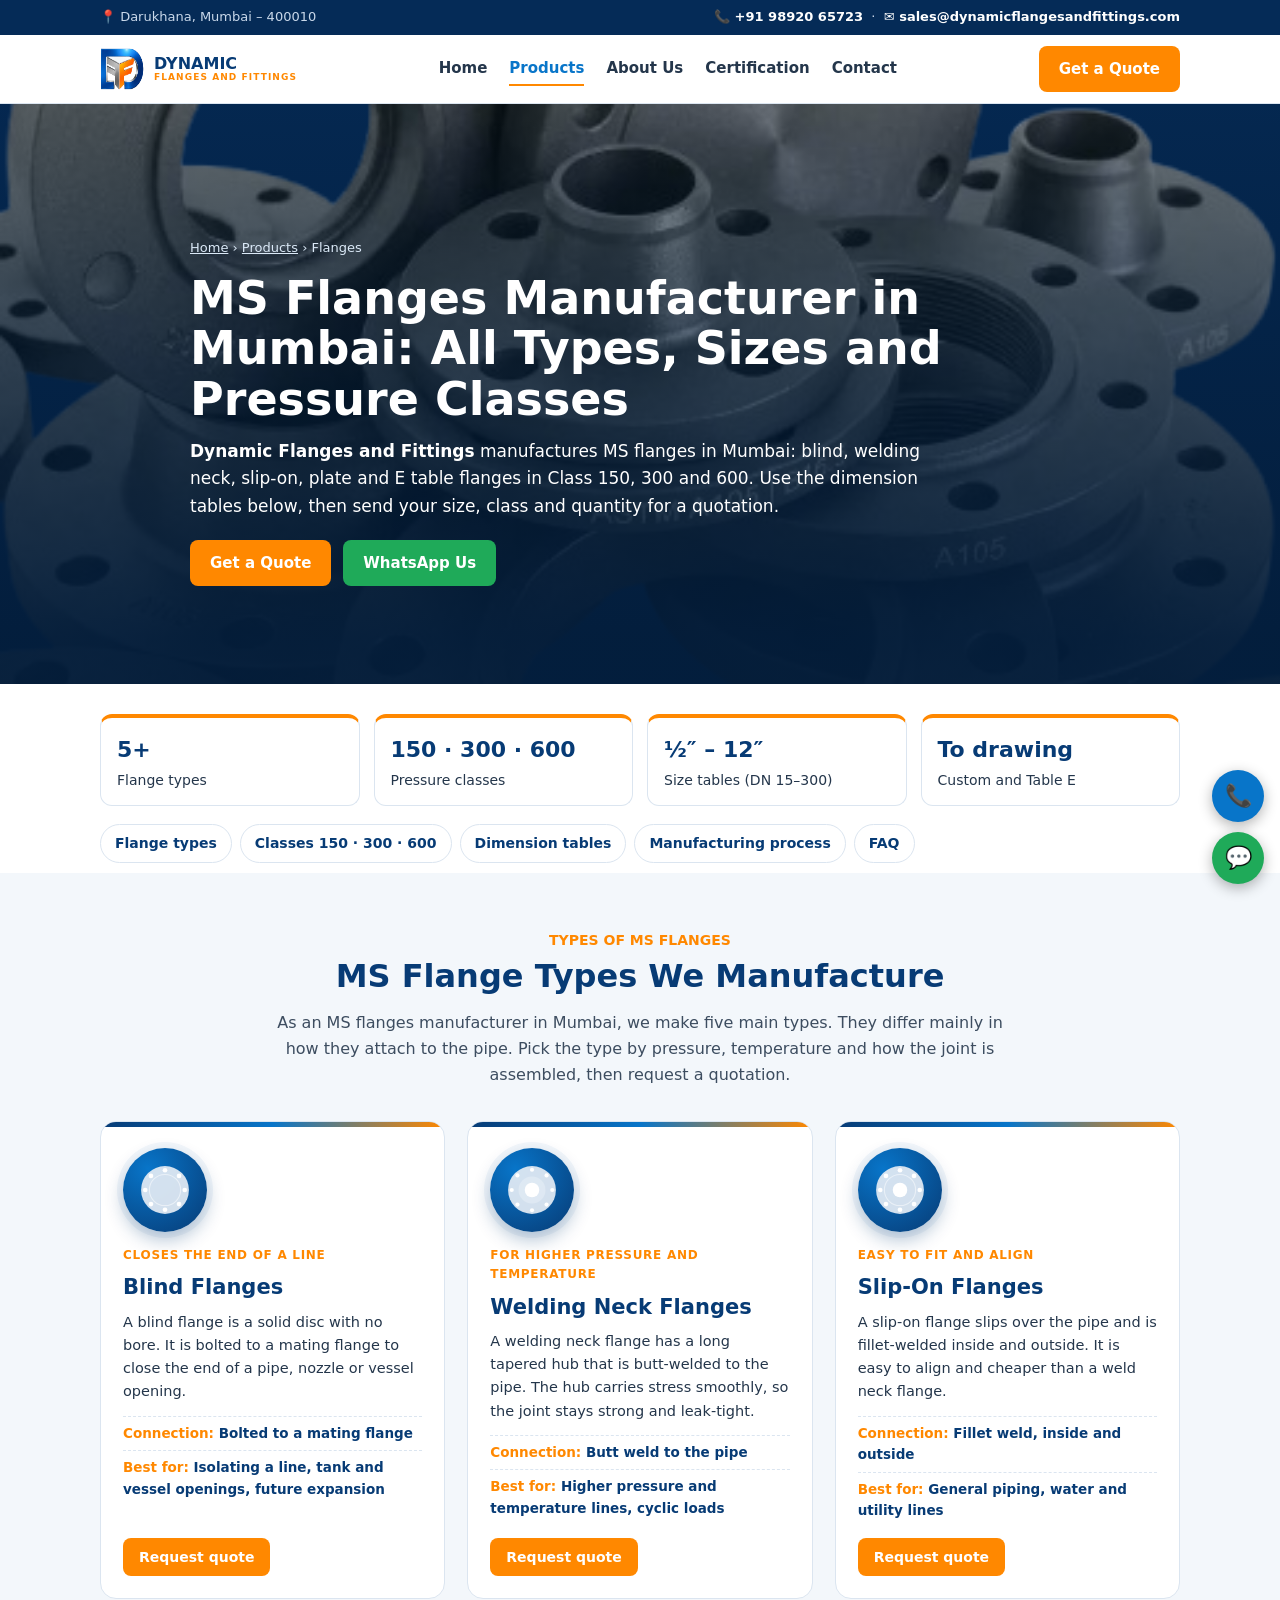
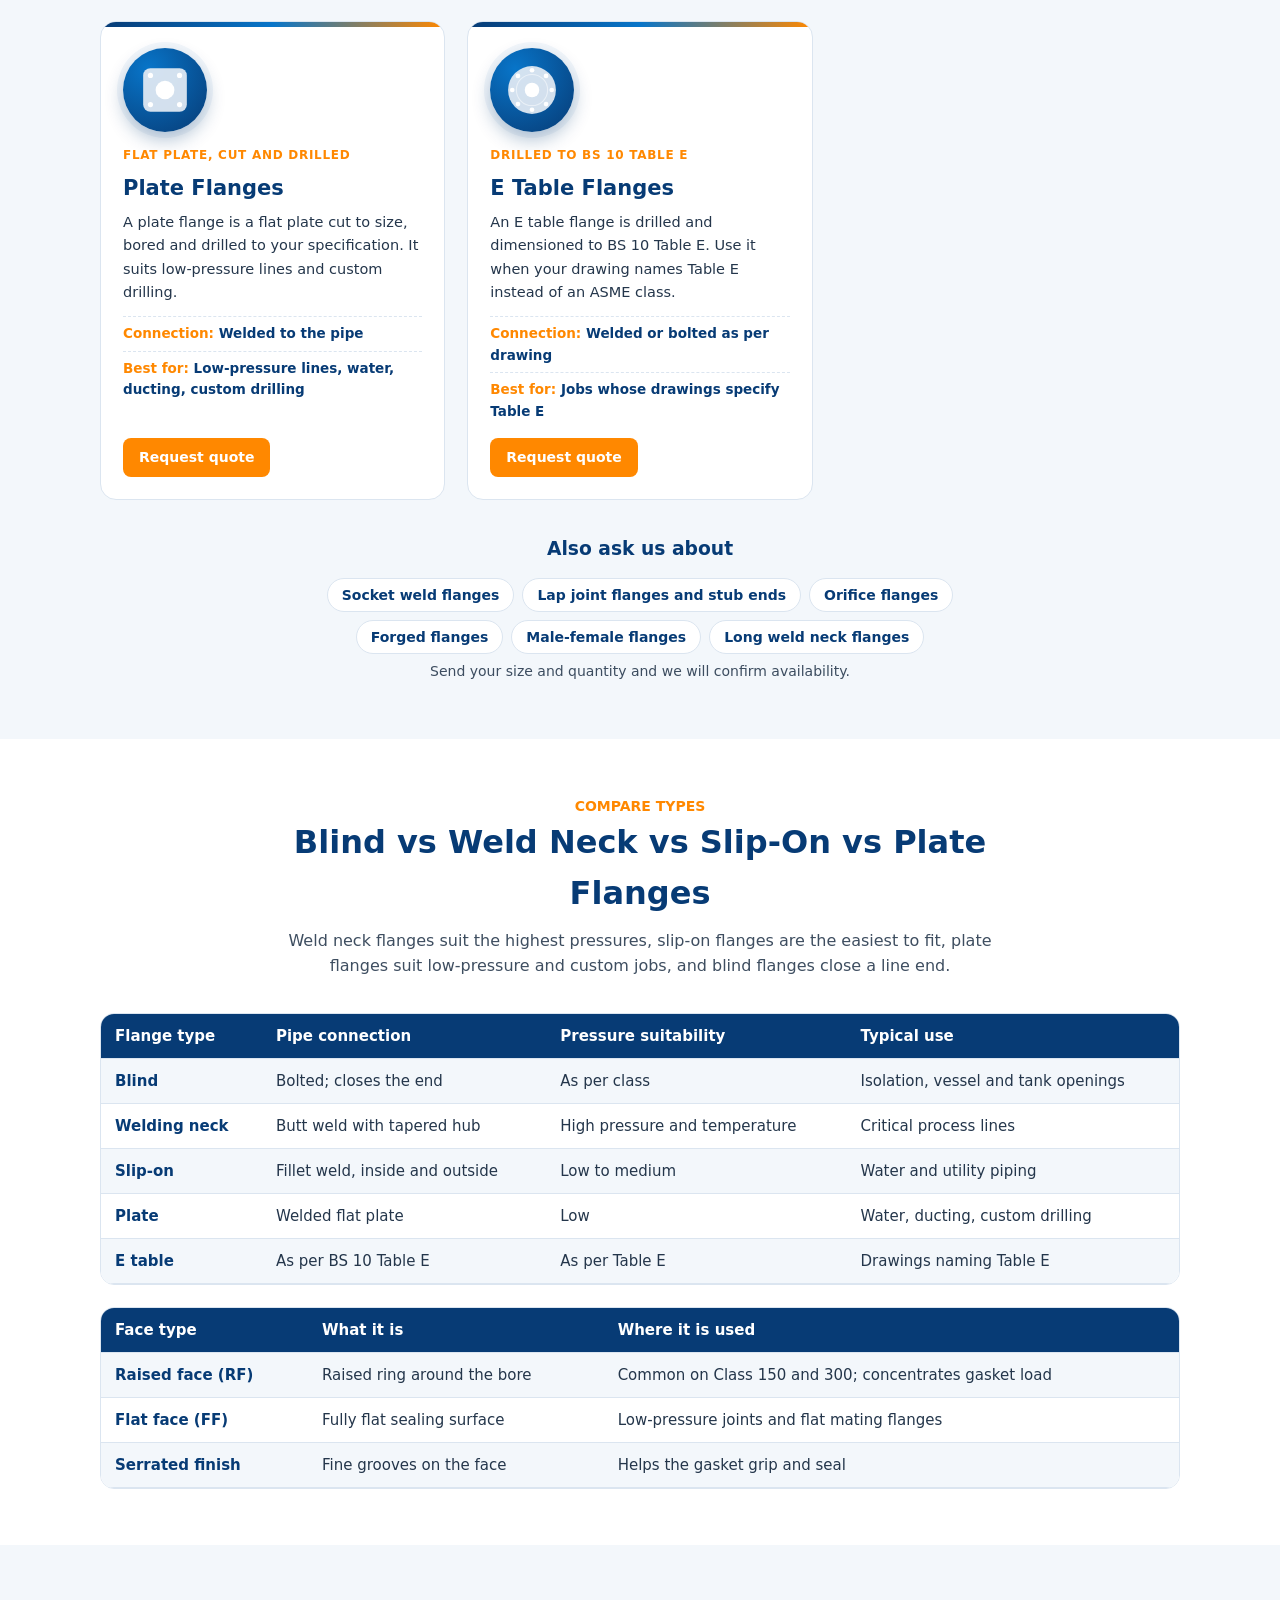
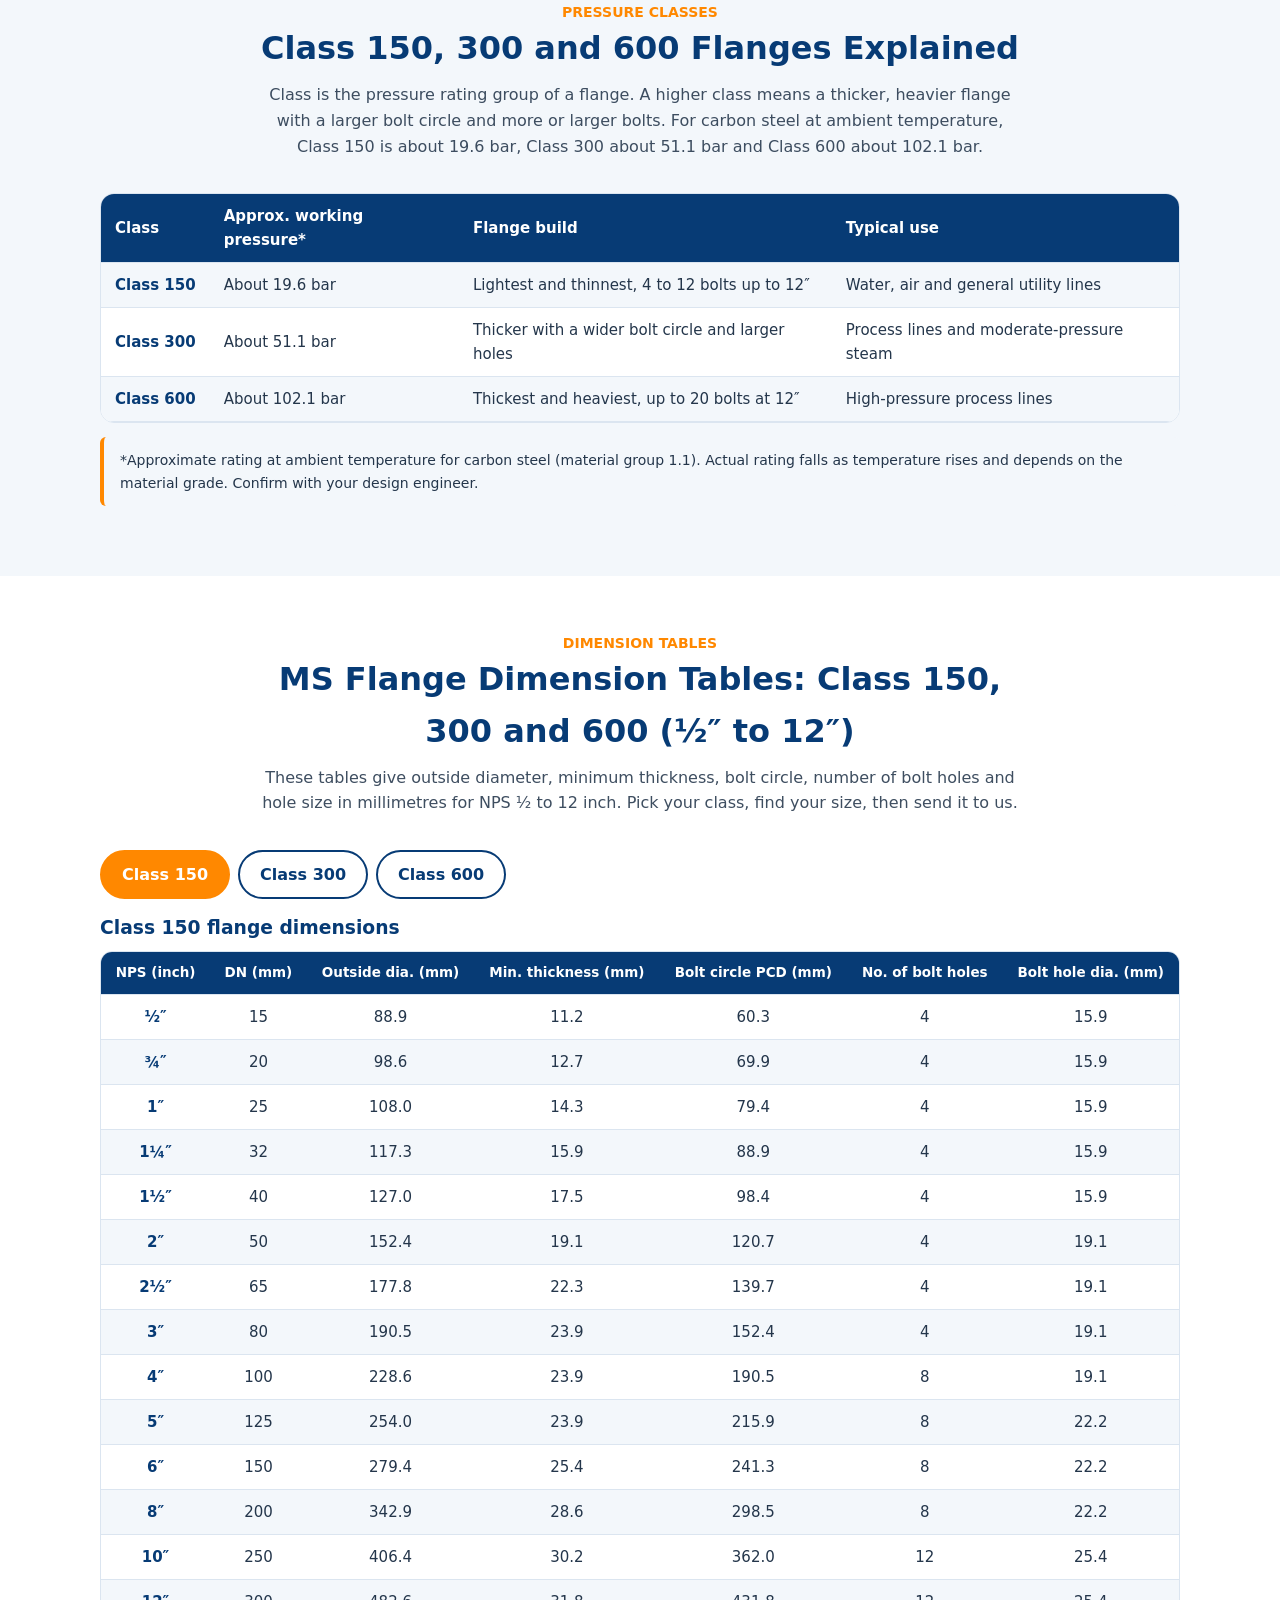
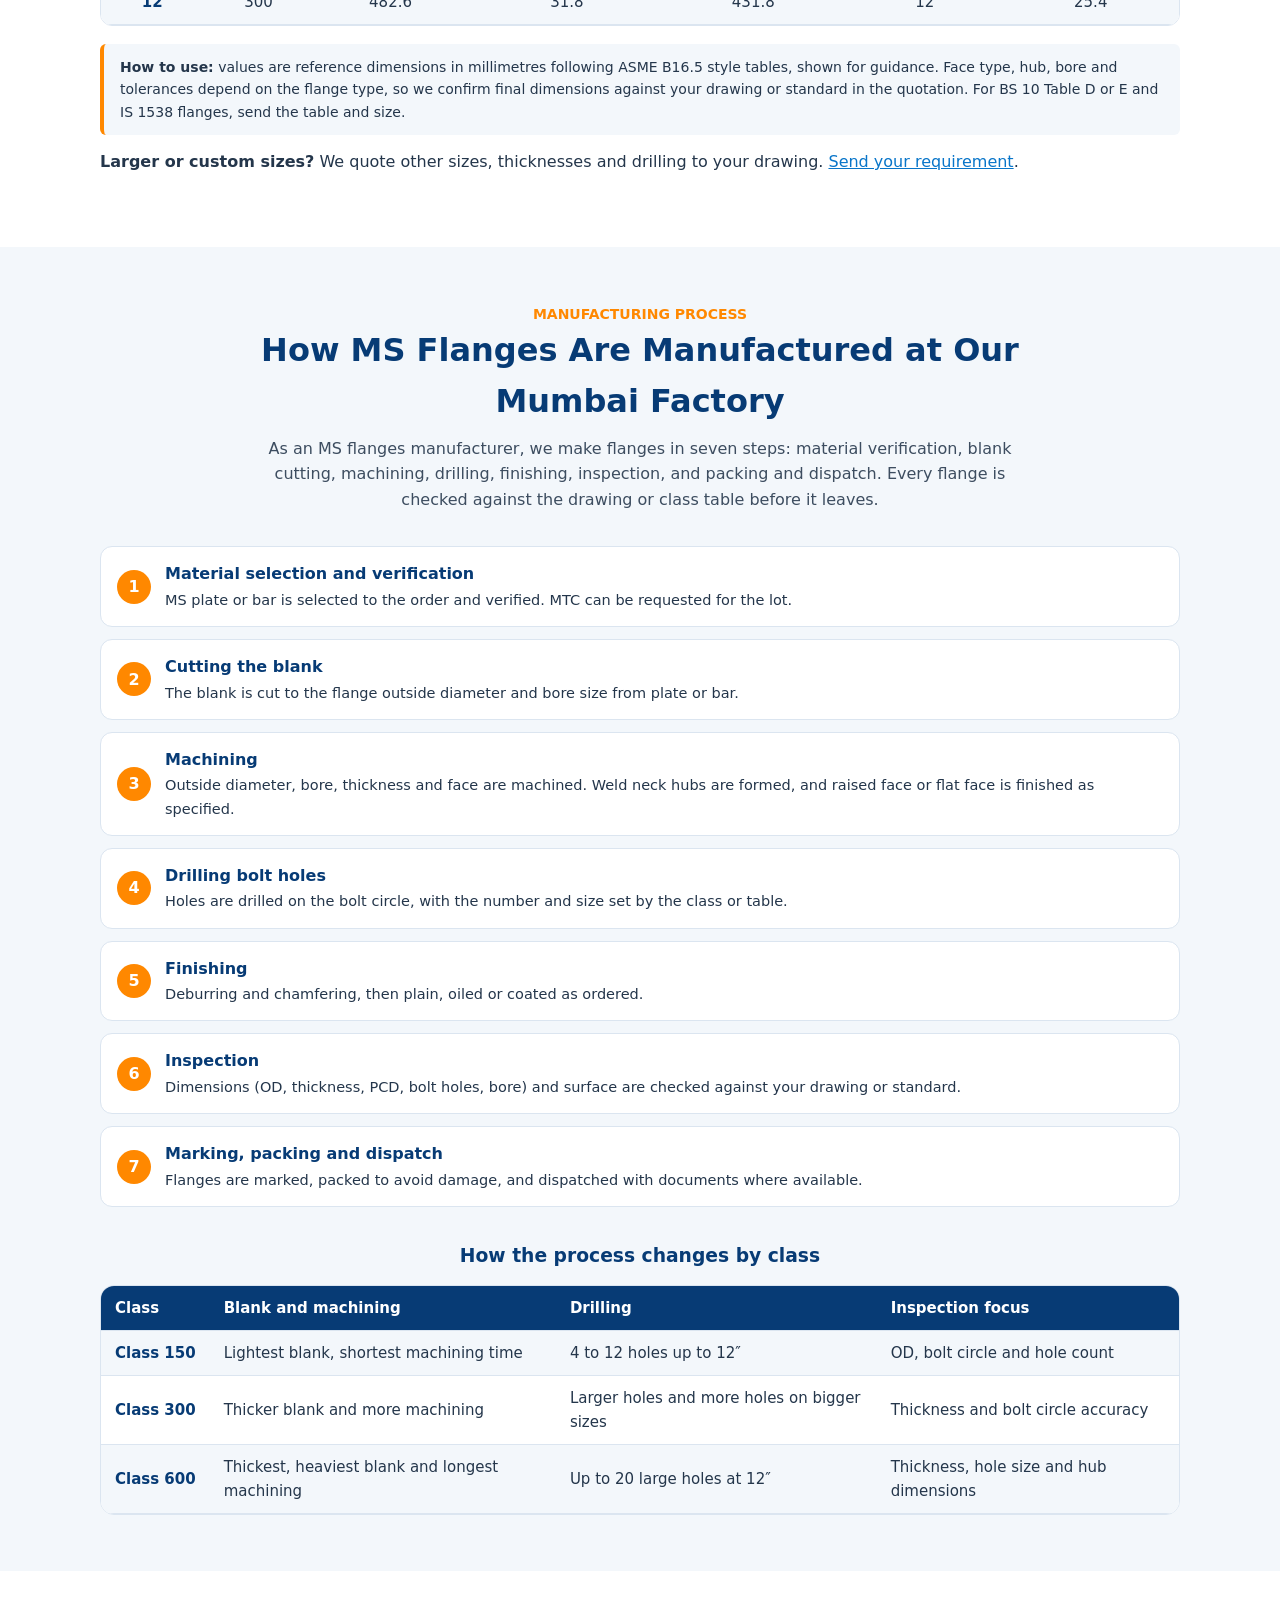
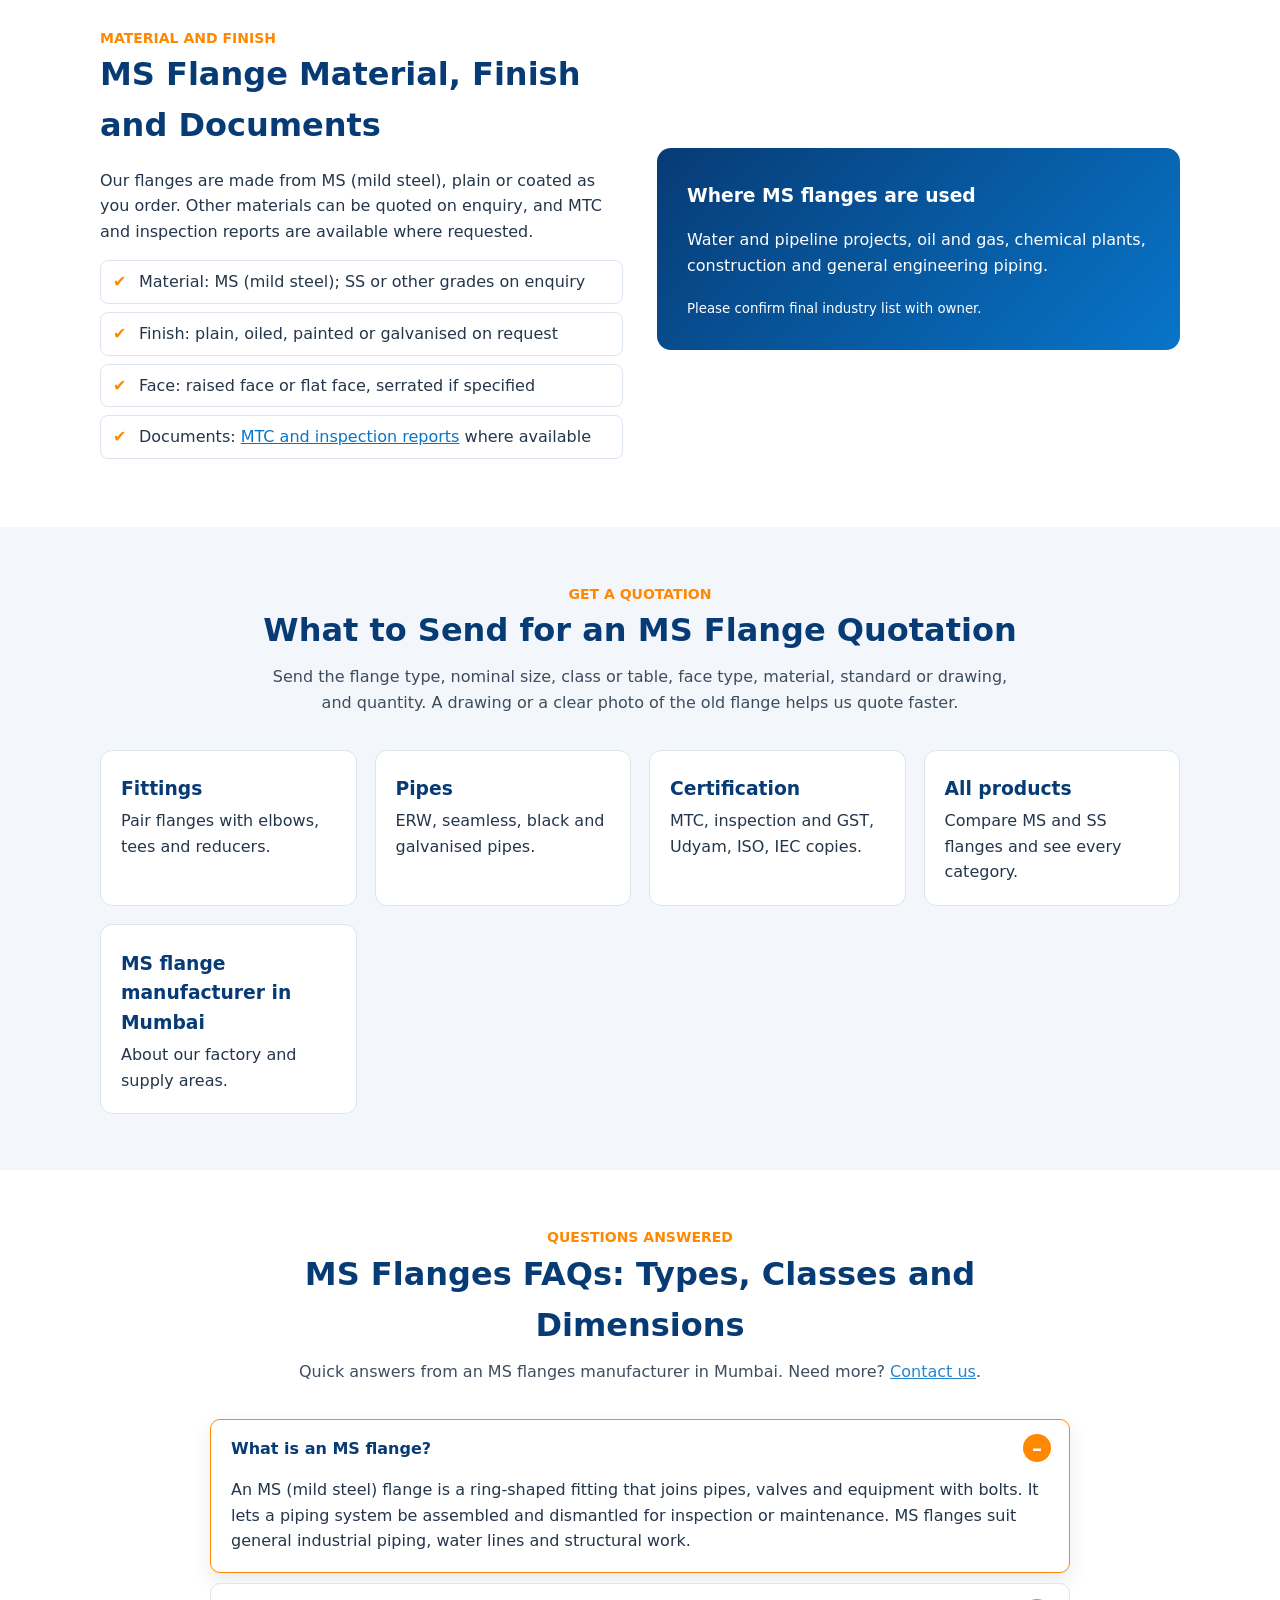
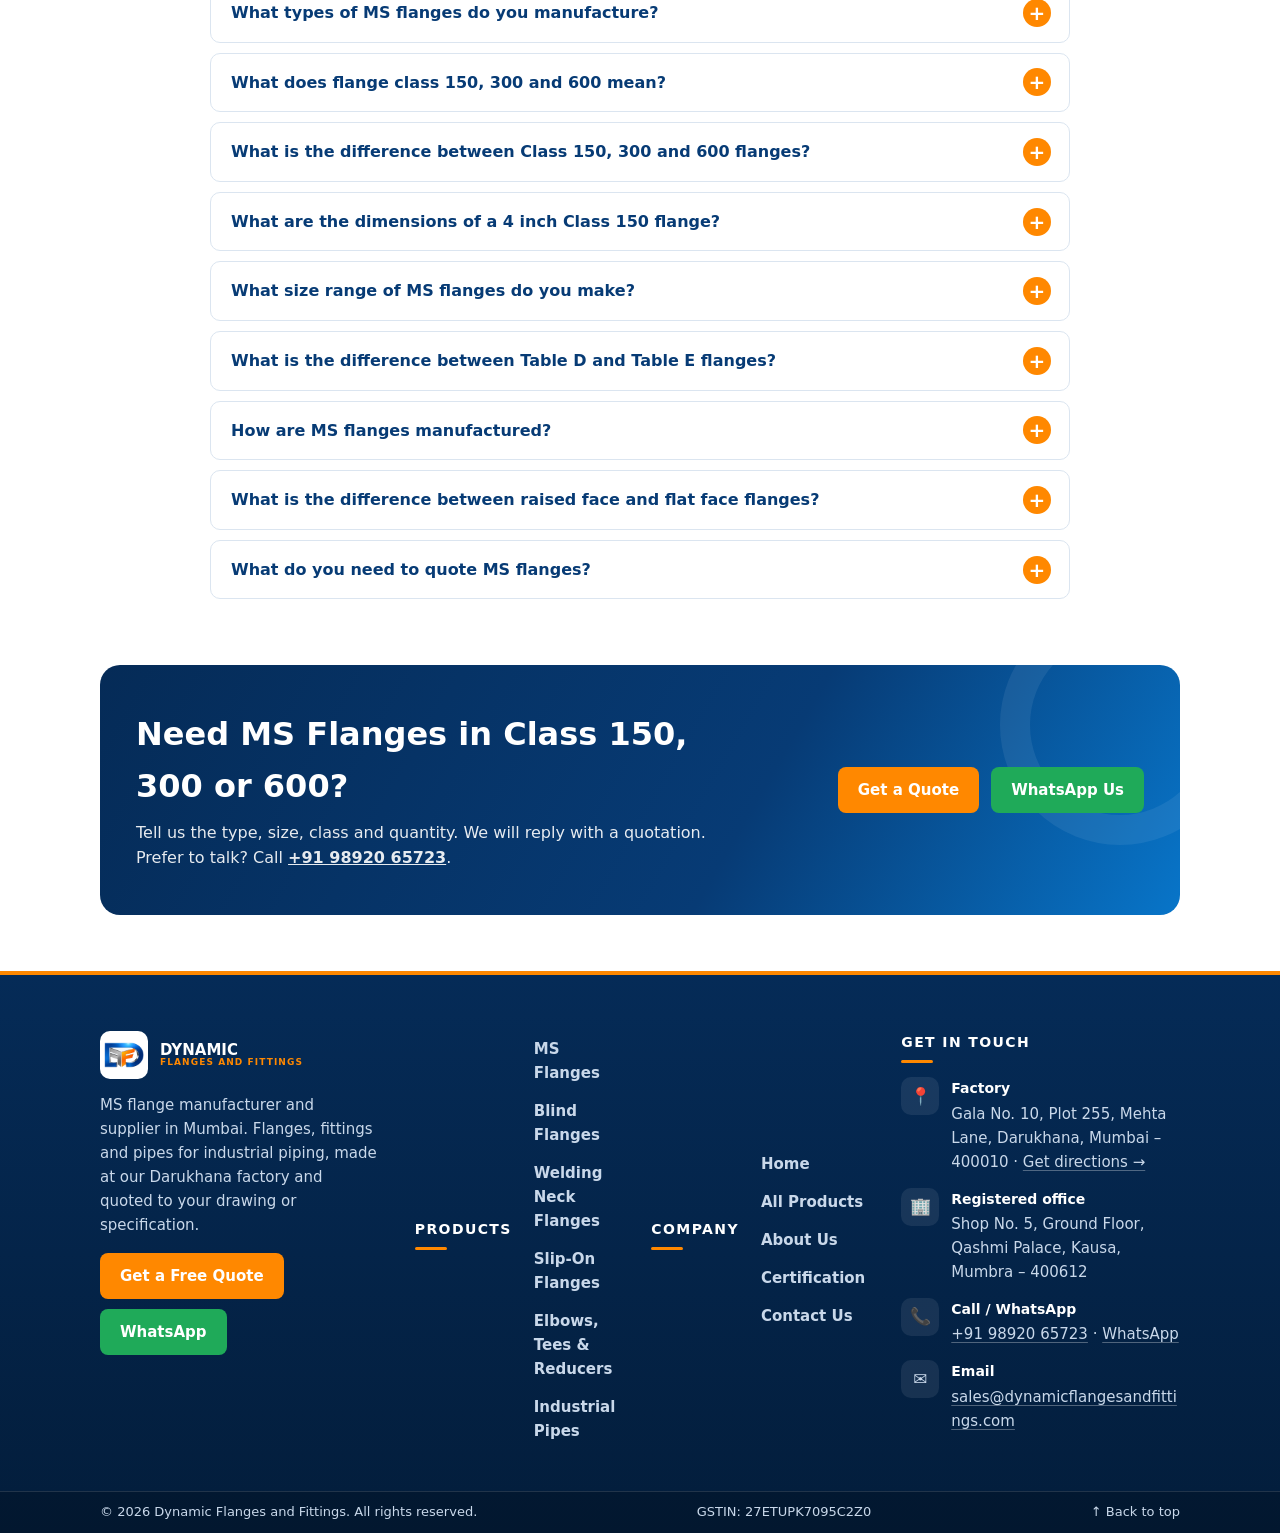
<file: flanges.html>
<!DOCTYPE html>
<html lang="en-IN">

<head>
    <meta charset="utf-8">
    <meta name="viewport" content="width=device-width, initial-scale=1, viewport-fit=cover">
    <link rel="icon" href="/favicon.ico" sizes="48x48">
    <link rel="icon" type="image/svg+xml" href="/favicon.svg">
    <link rel="icon" type="image/png" sizes="48x48" href="/favicon-48x48.png">
    <link rel="apple-touch-icon" href="/apple-touch-icon.png">
    <meta name="theme-color" content="#073B75">
    <title>MS Flanges Manufacturer in Mumbai | Sizes &amp; Class 150–600</title>
    <meta name="description"
        content="MS flanges manufacturer in Mumbai: blind, weld neck, slip-on, plate and Table E flanges. Class 150, 300, 600 dimension tables, process and quote.">
    <meta name="robots" content="index, follow, max-image-preview:large, max-snippet:-1">
    <meta name="theme-color" content="#073B75">
    <meta name="geo.region" content="IN-MH">
    <meta name="geo.placename" content="Mumbai">
    <link rel="canonical" href="https://dynamicflangesandfittings.com/flanges.html">
    <link rel="alternate" hreflang="en-in" href="https://dynamicflangesandfittings.com/flanges.html">
    <link rel="alternate" hreflang="x-default" href="https://dynamicflangesandfittings.com/flanges.html">
    <meta property="og:type" content="website">
    <meta property="og:locale" content="en_IN">
    <meta property="og:site_name" content="Dynamic Flanges and Fittings">
    <meta property="og:title" content="MS Flanges Manufacturer in Mumbai | Sizes &amp; Class 150–600">
    <meta property="og:description"
        content="MS flanges manufacturer in Mumbai: blind, weld neck, slip-on, plate and Table E flanges. Class 150, 300, 600 dimension tables, process and quote.">
    <meta property="og:url" content="https://dynamicflangesandfittings.com/flanges.html">
    <meta property="og:image" content="https://dynamicflangesandfittings.com/images/ms-flanges-image.png">
    <meta name="twitter:card" content="summary_large_image">
    <meta name="twitter:title" content="MS Flanges Manufacturer in Mumbai | Sizes &amp; Class 150–600">
    <meta name="twitter:description"
        content="MS flanges manufacturer in Mumbai: blind, weld neck, slip-on, plate and Table E flanges. Class 150, 300, 600 dimension tables, process and quote.">
    
    <link rel="stylesheet" href="css/style.css">
    <style>
        .fh {
            position: relative;
            min-height: clamp(420px, 46vw, 580px);
            display: flex;
            align-items: flex-end;
            color: #fff;
            background: var(--deep);
            overflow: hidden
        }

        .fh>img {
            position: absolute;
            inset: 0;
            width: 100%;
            height: 100%;
            object-fit: cover;
            object-position: center
        }

        .fh::after {
            content: "";
            position: absolute;
            inset: 0;
            background: linear-gradient(to top, rgba(3, 29, 59, .94) 8%, rgba(3, 29, 59, .62) 55%, rgba(3, 29, 59, .25))
        }

        .fhc {
            position: relative;
            z-index: 1;
            padding-top: 40px;
            padding-bottom: 42px
        }

        .fh h1 {
            color: #fff;
            max-width: 900px;
            font-size: clamp(28px, 4.6vw, 46px)
        }

        .fh .crumb,
        .fh .crumb a {
            color: #dbe9f7
        }

        .fh .lead {
            max-width: 760px;
            font-size: 17px;
            margin: 0
        }

        .fh .btn.o {
            color: #fff !important;
            border-color: #fff
        }

        section.tight {
            padding: 30px 0 10px
        }

        .kf {
            display: grid;
            gap: 14px;
            grid-template-columns: repeat(auto-fit, minmax(200px, 1fr))
        }

        .kf div {
            background: var(--card);
            border: 1px solid var(--line);
            border-top: 4px solid var(--orange);
            border-radius: 12px;
            padding: 14px 16px;
            display: grid;
            gap: 2px
        }

        .kf b {
            font-size: 22px;
            color: var(--head)
        }

        .kf span {
            font-size: 14px
        }

        .jump {
            display: flex;
            flex-wrap: wrap;
            gap: 8px;
            margin-top: 18px
        }

        .jump a {
            background: var(--card);
            border: 1px solid var(--line);
            color: var(--head);
            font-weight: 600;
            font-size: 14px;
            padding: 7px 14px;
            border-radius: 20px;
            text-decoration: none;
            transition: background .15s, color .15s
        }

        .jump a:hover {
            background: var(--orange);
            border-color: var(--orange);
            color: #fff
        }

        .tgrid {
            display: grid;
            gap: 22px;
            grid-template-columns: repeat(auto-fit, minmax(290px, 1fr))
        }

        .tc {
            position: relative;
            background: var(--card);
            border: 1px solid var(--line);
            border-radius: 16px;
            padding: 26px 22px 22px;
            display: flex;
            flex-direction: column;
            gap: 6px;
            overflow: hidden;
            transition: transform .25s, box-shadow .25s
        }

        .tc::before {
            content: "";
            position: absolute;
            left: 0;
            right: 0;
            top: 0;
            height: 5px;
            background: linear-gradient(90deg, var(--navy), var(--blue), var(--orange))
        }

        .tc:hover {
            transform: translateY(-6px);
            box-shadow: 0 16px 34px rgba(7, 59, 117, .2)
        }

        .tic {
            width: 84px;
            height: 84px;
            border-radius: 50%;
            display: grid;
            place-items: center;
            background: radial-gradient(circle at 30% 25%, var(--blue), var(--navy));
            box-shadow: 0 8px 18px rgba(7, 59, 117, .3), 0 0 0 6px var(--alt)
        }

        .tic svg {
            width: 52px;
            height: 52px;
            color: #e4ecf5
        }

        .ttag {
            font-size: 12px;
            font-weight: 700;
            color: var(--orange);
            letter-spacing: .06em;
            text-transform: uppercase;
            margin-top: 8px
        }

        .tc h3 {
            margin: 0;
            font-size: 21px
        }

        .tc p {
            margin: 0;
            font-size: 14.5px
        }

        .tc dl {
            margin: 6px 0 10px;
            display: grid;
            gap: 6px
        }

        .tc dl div {
            font-size: 13.5px;
            border-top: 1px dashed var(--line);
            padding-top: 6px
        }

        .tc dt {
            font-weight: 700;
            color: var(--orange);
            display: inline
        }

        .tc dt::after {
            content: ": "
        }

        .tc dd {
            display: inline;
            margin: 0;
            font-weight: 600;
            color: var(--head)
        }

        .tc .btn {
            margin-top: auto;
            align-self: flex-start
        }

        .tw td:first-child {
            white-space: nowrap
        }

        .tabs {
            display: flex;
            gap: 8px;
            flex-wrap: wrap;
            margin-bottom: 14px
        }

        .tabs button {
            font: inherit;
            font-weight: 700;
            padding: 10px 20px;
            border-radius: 30px;
            border: 2px solid var(--navy);
            background: var(--card);
            color: var(--head);
            cursor: pointer;
            transition: background .15s, color .15s
        }

        .tabs button[aria-selected="true"] {
            background: var(--orange);
            border-color: var(--orange);
            color: #fff
        }

        .dp h3 {
            margin: 16px 0 8px
        }

        .js .dp {
            display: none
        }

        .js .dp.on {
            display: block
        }

        .js .dp h3 {
            margin-top: 0
        }

        .dtw {
            overflow-x: auto;
            border: 1px solid var(--line);
            border-radius: 12px
        }

        table.dim {
            min-width: 680px;
            border-radius: 0
        }

        table.dim th {
            white-space: nowrap;
            font-size: 13.5px;
            text-align: center
        }

        table.dim td {
            text-align: center;
            font-variant-numeric: tabular-nums
        }

        table.dim td:first-child {
            font-weight: 800;
            color: var(--head)
        }

        table.dim tbody tr:nth-child(even) td {
            background: var(--alt)
        }

        .proc {
            list-style: none;
            margin: 0;
            padding: 0;
            display: grid;
            gap: 12px;
            counter-reset: p
        }

        .proc li {
            position: relative;
            background: var(--card);
            border: 1px solid var(--line);
            border-radius: 12px;
            padding: 14px 16px 14px 64px;
            counter-increment: p;
            display: grid;
            gap: 2px
        }

        .proc li::before {
            content: counter(p);
            position: absolute;
            left: 16px;
            top: 50%;
            transform: translateY(-50%);
            width: 34px;
            height: 34px;
            border-radius: 50%;
            background: var(--orange);
            color: #fff;
            font-weight: 800;
            display: grid;
            place-items: center
        }

        .proc b {
            color: var(--head)
        }

        .proc span {
            font-size: 14.5px
        }

        .ck {
            list-style: none;
            margin: 12px 0;
            padding: 0;
            display: grid;
            gap: 8px
        }

        .ck li {
            position: relative;
            padding: 8px 12px 8px 38px;
            background: var(--card);
            border: 1px solid var(--line);
            border-radius: 8px
        }

        .ck li::before {
            content: "✔";
            position: absolute;
            left: 12px;
            top: 8px;
            color: var(--orange);
            font-weight: 800
        }

        .lk {
            text-decoration: none;
            color: var(--text)
        }

        .lk:hover h3 {
            color: var(--blue)
        }

        @media(max-width:820px) {
            .fh {
                min-height: 480px
            }

            .tw td:first-child {
                white-space: normal
            }
        }
    </style>
    <script type="application/ld+json">
{
 "@context": "https://schema.org",
 "@graph": [
  {
   "@type": "CollectionPage",
   "@id": "https://dynamicflangesandfittings.com/flanges.html#webpage",
   "url": "https://dynamicflangesandfittings.com/flanges.html",
   "name": "MS Flanges Manufacturer in Mumbai | Sizes & Class 150–600",
   "description": "MS flanges manufacturer in Mumbai: blind, weld neck, slip-on, plate and Table E flanges. Class 150, 300, 600 dimension tables, process and quote.",
   "inLanguage": "en-IN",
   "isPartOf": {
    "@id": "https://dynamicflangesandfittings.com/#website"
   },
   "breadcrumb": {
    "@id": "https://dynamicflangesandfittings.com/flanges.html#breadcrumb"
   },
   "about": {
    "@id": "https://dynamicflangesandfittings.com/#org"
   },
   "primaryImageOfPage": {
    "@type": "ImageObject",
    "url": "https://dynamicflangesandfittings.com/images/ms-flanges-image.png"
   },
   "mainEntity": {
    "@id": "https://dynamicflangesandfittings.com/flanges.html#types"
   },
   "speakable": {
    "@type": "SpeakableSpecification",
    "cssSelector": [
     "h1",
     ".answer"
    ]
   }
  },
  {
   "@type": "WebSite",
   "@id": "https://dynamicflangesandfittings.com/#website",
   "name": "Dynamic Flanges and Fittings",
   "url": "https://dynamicflangesandfittings.com/",
   "inLanguage": "en-IN",
   "publisher": {
    "@id": "https://dynamicflangesandfittings.com/#org"
   }
  },
  {
   "@type": [
    "Organization",
    "LocalBusiness"
   ],
   "@id": "https://dynamicflangesandfittings.com/#org",
   "name": "Dynamic Flanges and Fittings",
   "url": "https://dynamicflangesandfittings.com/",
   "email": "sales@dynamicflangesandfittings.com",
   "telephone": "+91-9892065723",
   "taxID": "27ETUPK7095C2Z0",
   "address": {
    "@type": "PostalAddress",
    "streetAddress": "Gala No. 10, Plot 255, Mehta Lane, Darukhana",
    "addressLocality": "Mumbai",
    "addressRegion": "Maharashtra",
    "postalCode": "400010",
    "addressCountry": "IN"
   },
   "areaServed": [
    {
     "@type": "City",
     "name": "Mumbai"
    },
    {
     "@type": "City",
     "name": "Navi Mumbai"
    },
    {
     "@type": "City",
     "name": "Thane"
    },
    {
     "@type": "State",
     "name": "Maharashtra"
    }
   ]
  },
  {
   "@type": "BreadcrumbList",
   "@id": "https://dynamicflangesandfittings.com/flanges.html#breadcrumb",
   "itemListElement": [
    {
     "@type": "ListItem",
     "position": 1,
     "name": "Home",
     "item": "https://dynamicflangesandfittings.com/"
    },
    {
     "@type": "ListItem",
     "position": 2,
     "name": "Products",
     "item": "https://dynamicflangesandfittings.com/products.html"
    },
    {
     "@type": "ListItem",
     "position": 3,
     "name": "Flanges",
     "item": "https://dynamicflangesandfittings.com/flanges.html"
    }
   ]
  },
  {
   "@type": "ItemList",
   "@id": "https://dynamicflangesandfittings.com/flanges.html#types",
   "name": "MS flange types",
   "itemListElement": [
    {
     "@type": "ListItem",
     "position": 1,
     "name": "Blind Flanges",
     "description": "A blind flange is a solid disc with no bore. It is bolted to a mating flange to close the end of a pipe, nozzle or vessel opening."
    },
    {
     "@type": "ListItem",
     "position": 2,
     "name": "Welding Neck Flanges",
     "description": "A welding neck flange has a long tapered hub that is butt-welded to the pipe. The hub carries stress smoothly, so the joint stays strong and leak-tight."
    },
    {
     "@type": "ListItem",
     "position": 3,
     "name": "Slip-On Flanges",
     "description": "A slip-on flange slips over the pipe and is fillet-welded inside and outside. It is easy to align and cheaper than a weld neck flange."
    },
    {
     "@type": "ListItem",
     "position": 4,
     "name": "Plate Flanges",
     "description": "A plate flange is a flat plate cut to size, bored and drilled to your specification. It suits low-pressure lines and custom drilling."
    },
    {
     "@type": "ListItem",
     "position": 5,
     "name": "E Table Flanges",
     "description": "An E table flange is drilled and dimensioned to BS 10 Table E. Use it when your drawing names Table E instead of an ASME class."
    }
   ]
  },
  {
   "@type": "FAQPage",
   "@id": "https://dynamicflangesandfittings.com/flanges.html#faq",
   "mainEntity": [
    {
     "@type": "Question",
     "name": "What is an MS flange?",
     "acceptedAnswer": {
      "@type": "Answer",
      "text": "An MS (mild steel) flange is a ring-shaped fitting that joins pipes, valves and equipment with bolts. It lets a piping system be assembled and dismantled for inspection or maintenance. MS flanges suit general industrial piping, water lines and structural work."
     }
    },
    {
     "@type": "Question",
     "name": "What types of MS flanges do you manufacture?",
     "acceptedAnswer": {
      "@type": "Answer",
      "text": "We manufacture blind, welding neck, slip-on, plate and E table flanges. Other types such as socket weld, lap joint, orifice, forged and male-female flanges can be quoted on enquiry. Each type differs in how it attaches to the pipe."
     }
    },
    {
     "@type": "Question",
     "name": "What does flange class 150, 300 and 600 mean?",
     "acceptedAnswer": {
      "@type": "Answer",
      "text": "Class is the pressure rating group of a flange. Higher class means a thicker, heavier flange with a larger bolt circle and more or larger bolts. For carbon steel at ambient temperature, Class 150 is about 19.6 bar, Class 300 about 51.1 bar and Class 600 about 102.1 bar."
     }
    },
    {
     "@type": "Question",
     "name": "What is the difference between Class 150, 300 and 600 flanges?",
     "acceptedAnswer": {
      "@type": "Answer",
      "text": "The main differences are thickness, outside diameter, bolt circle and bolt holes. For a 4 inch flange, outside diameter is 228.6 mm for Class 150, 254.0 mm for Class 300 and 273.1 mm for Class 600, and thickness rises from 23.9 mm to 31.8 mm to 38.1 mm."
     }
    },
    {
     "@type": "Question",
     "name": "What are the dimensions of a 4 inch Class 150 flange?",
     "acceptedAnswer": {
      "@type": "Answer",
      "text": "A 4 inch (DN 100) Class 150 flange has an outside diameter of 228.6 mm, a minimum thickness of 23.9 mm, a bolt circle of 190.5 mm and 8 bolt holes of 19.1 mm. See the full Class 150 table on this page."
     }
    },
    {
     "@type": "Question",
     "name": "What size range of MS flanges do you make?",
     "acceptedAnswer": {
      "@type": "Answer",
      "text": "The dimension tables on this page cover NPS ½ to 12 inch (DN 15 to DN 300) for Class 150, 300 and 600. Other sizes, thicknesses and custom drilling can be quoted to your drawing. Send the size and class with your enquiry."
     }
    },
    {
     "@type": "Question",
     "name": "What is the difference between Table D and Table E flanges?",
     "acceptedAnswer": {
      "@type": "Answer",
      "text": "Table D and Table E are drilling and dimension tables from the British Standard BS 10. They differ in pressure rating, flange thickness and bolt pattern, so they are not interchangeable. Always state the table named on your drawing."
     }
    },
    {
     "@type": "Question",
     "name": "How are MS flanges manufactured?",
     "acceptedAnswer": {
      "@type": "Answer",
      "text": "MS flanges are made by selecting and verifying material, cutting the blank, machining the outside diameter, bore and face, drilling bolt holes on the bolt circle, finishing, and inspecting dimensions before dispatch. Thicker Class 300 and 600 flanges need more machining and tighter checks."
     }
    },
    {
     "@type": "Question",
     "name": "What is the difference between raised face and flat face flanges?",
     "acceptedAnswer": {
      "@type": "Answer",
      "text": "A raised face flange has a raised ring around the bore that concentrates gasket load and is common on Class 150 and 300. A flat face flange has a fully flat sealing surface and is used where the mating flange is flat. State the face type in your enquiry."
     }
    },
    {
     "@type": "Question",
     "name": "What do you need to quote MS flanges?",
     "acceptedAnswer": {
      "@type": "Answer",
      "text": "Send the flange type, nominal size, class or table (such as Class 150 or Table E), face type, material, standard or drawing, and quantity. Add MTC if you need test certificates. We reply with a quotation."
     }
    }
   ]
  }
 ]
}
</script>
</head>

<body>
    <a href="#main" style="position:absolute;left:-9999px" onfocus="this.style.left='8px'">Skip to content</a>
    <div class="topbar">
        <div class="w"><span>📍 Darukhana, Mumbai – 400010</span><span><a href="tel:+919892065723">📞 +91 98920
                    65723</a> &nbsp;·&nbsp; <a href="mailto:sales@dynamicflangesandfittings.com">✉️
                    sales@dynamicflangesandfittings.com</a></span></div>
    </div>
    <header>
        <div class="w">
            <a class="logo" href="index.html"><img src="images/logo.png" alt="Dynamic Flanges and Fittings logo"
                    width="44" height="44" decoding="async"><span>DYNAMIC<small>FLANGES AND FITTINGS</small></span></a>
            <nav id="nav" aria-label="Main"><a href="index.html">Home</a><a href="products.html" class="on"
                    aria-current="page">Products</a><a href="about.html">About Us</a><a
                    href="certification.html">Certification</a><a href="contact.html">Contact</a></nav>
            <div style="display:flex;gap:10px;align-items:center"><a class="btn q" href="contact.html">Get a
                    Quote</a><button id="mb" aria-label="Menu">☰</button></div>
        </div>
    </header>
    <main id="main">
        <section class="fh">
            <img src="images/ms-flanges-image.png" onerror="this.onerror=null;this.src='images/ms-flanges-image.png'"
                width="1600" height="640" fetchpriority="high" decoding="async"
                alt="MS flanges manufactured in Mumbai: blind, welding neck, slip-on and plate flanges">
            <div class="w fhc">
                <div class="crumb"><a href="index.html">Home</a> › <a href="products.html">Products</a> › Flanges</div>
                <h1>MS Flanges Manufacturer in Mumbai: All Types, Sizes and Pressure Classes</h1>
                <p class="lead answer"><strong>Dynamic Flanges and Fittings</strong> manufactures MS flanges in Mumbai:
                    blind, welding neck, slip-on, plate and E table flanges in Class 150, 300 and 600. Use the dimension
                    tables below, then send your size, class and quantity for a quotation.</p>
                <div class="row"><a class="btn" href="contact.html">Get a Quote</a><a class="btn g"
                        href="https://wa.me/919892065723?text=Hello%20Dynamic%20Flanges%2C%20I%20need%20a%20flange%20quote"
                        target="_blank" rel="noopener">WhatsApp Us</a></div>
            </div>
        </section>

        <section class="tight">
            <div class="w">
                <div class="kf">
                    <div><b>5+</b><span>Flange types</span></div>
                    <div><b>150 · 300 · 600</b><span>Pressure classes</span></div>
                    <div><b>½″ – 12″</b><span>Size tables (DN 15–300)</span></div>
                    <div><b>To drawing</b><span>Custom and Table E</span></div>
                </div>
                <nav class="jump" aria-label="On this page"><a href="#types">Flange types</a><a href="#classes">Classes
                        150 · 300 · 600</a><a href="#dimensions">Dimension tables</a><a href="#process">Manufacturing
                        process</a><a href="#faq">FAQ</a></nav>
            </div>
        </section>

        <section class="alt" id="types">
            <div class="w">
                <div class="sh">
                    <div class="eyebrow">TYPES OF MS FLANGES</div>
                    <h2>MS Flange Types We Manufacture</h2>
                    <p class="answer">As an MS flanges manufacturer in Mumbai, we make five main types. They differ
                        mainly in how they attach to the pipe. Pick the type by pressure, temperature and how the joint
                        is assembled, then request a quotation.</p>
                </div>
                <div class="tgrid">
                    <article class="tc" id="blind-flanges">
                        <div class="tic"><svg viewBox="0 0 100 100" aria-hidden="true">
                                <use href="#bl" />
                            </svg></div>
                        <div class="ttag">Closes the end of a line</div>
                        <h3>Blind Flanges</h3>
                        <p class="answer">A blind flange is a solid disc with no bore. It is bolted to a mating flange
                            to close the end of a pipe, nozzle or vessel opening.</p>
                        <dl>
                            <div>
                                <dt>Connection</dt>
                                <dd>Bolted to a mating flange</dd>
                            </div>
                            <div>
                                <dt>Best for</dt>
                                <dd>Isolating a line, tank and vessel openings, future expansion</dd>
                            </div>
                        </dl><a class="btn s" href="contact.html?p=Blind%20Flanges">Request quote</a>
                    </article>
                    <article class="tc" id="welding-neck-flanges">
                        <div class="tic"><svg viewBox="0 0 100 100" aria-hidden="true">
                                <use href="#wn" />
                            </svg></div>
                        <div class="ttag">For higher pressure and temperature</div>
                        <h3>Welding Neck Flanges</h3>
                        <p class="answer">A welding neck flange has a long tapered hub that is butt-welded to the pipe.
                            The hub carries stress smoothly, so the joint stays strong and leak-tight.</p>
                        <dl>
                            <div>
                                <dt>Connection</dt>
                                <dd>Butt weld to the pipe</dd>
                            </div>
                            <div>
                                <dt>Best for</dt>
                                <dd>Higher pressure and temperature lines, cyclic loads</dd>
                            </div>
                        </dl><a class="btn s" href="contact.html?p=Welding%20Neck%20Flanges">Request quote</a>
                    </article>
                    <article class="tc" id="slip-on-flanges">
                        <div class="tic"><svg viewBox="0 0 100 100" aria-hidden="true">
                                <use href="#fl" />
                            </svg></div>
                        <div class="ttag">Easy to fit and align</div>
                        <h3>Slip-On Flanges</h3>
                        <p class="answer">A slip-on flange slips over the pipe and is fillet-welded inside and outside.
                            It is easy to align and cheaper than a weld neck flange.</p>
                        <dl>
                            <div>
                                <dt>Connection</dt>
                                <dd>Fillet weld, inside and outside</dd>
                            </div>
                            <div>
                                <dt>Best for</dt>
                                <dd>General piping, water and utility lines</dd>
                            </div>
                        </dl><a class="btn s" href="contact.html?p=Slip-On%20Flanges">Request quote</a>
                    </article>
                    <article class="tc" id="plate-flanges">
                        <div class="tic"><svg viewBox="0 0 100 100" aria-hidden="true">
                                <use href="#pl" />
                            </svg></div>
                        <div class="ttag">Flat plate, cut and drilled</div>
                        <h3>Plate Flanges</h3>
                        <p class="answer">A plate flange is a flat plate cut to size, bored and drilled to your
                            specification. It suits low-pressure lines and custom drilling.</p>
                        <dl>
                            <div>
                                <dt>Connection</dt>
                                <dd>Welded to the pipe</dd>
                            </div>
                            <div>
                                <dt>Best for</dt>
                                <dd>Low-pressure lines, water, ducting, custom drilling</dd>
                            </div>
                        </dl><a class="btn s" href="contact.html?p=Plate%20Flanges">Request quote</a>
                    </article>
                    <article class="tc" id="e-table-flanges">
                        <div class="tic"><svg viewBox="0 0 100 100" aria-hidden="true">
                                <use href="#fl" />
                            </svg></div>
                        <div class="ttag">Drilled to BS 10 Table E</div>
                        <h3>E Table Flanges</h3>
                        <p class="answer">An E table flange is drilled and dimensioned to BS 10 Table E. Use it when
                            your drawing names Table E instead of an ASME class.</p>
                        <dl>
                            <div>
                                <dt>Connection</dt>
                                <dd>Welded or bolted as per drawing</dd>
                            </div>
                            <div>
                                <dt>Best for</dt>
                                <dd>Jobs whose drawings specify Table E</dd>
                            </div>
                        </dl><a class="btn s" href="contact.html?p=E%20Table%20Flanges">Request quote</a>
                    </article>
                </div>
                <div class="sh" style="margin:34px auto 0">
                    <h3>Also ask us about</h3>
                    <div class="area" style="justify-content:center"><span>Socket weld flanges</span><span>Lap joint
                            flanges and stub ends</span><span>Orifice flanges</span><span>Forged
                            flanges</span><span>Male-female flanges</span><span>Long weld neck flanges</span></div>
                    <p style="font-size:14px">Send your size and quantity and we will confirm availability.
                        <!-- CONFIRM: delete any type you do not make --></p>
                </div>
            </div>
        </section>

        <section>
            <div class="w">
                <div class="sh">
                    <div class="eyebrow">COMPARE TYPES</div>
                    <h2>Blind vs Weld Neck vs Slip-On vs Plate Flanges</h2>
                    <p class="answer">Weld neck flanges suit the highest pressures, slip-on flanges are the easiest to
                        fit, plate flanges suit low-pressure and custom jobs, and blind flanges close a line end.</p>
                </div>
                <div class="tw sc">
                    <table>
                        <tr>
                            <th>Flange type</th>
                            <th>Pipe connection</th>
                            <th>Pressure suitability</th>
                            <th>Typical use</th>
                        </tr>
                        <tr>
                            <td>Blind</td>
                            <td>Bolted; closes the end</td>
                            <td>As per class</td>
                            <td>Isolation, vessel and tank openings</td>
                        </tr>
                        <tr>
                            <td>Welding neck</td>
                            <td>Butt weld with tapered hub</td>
                            <td>High pressure and temperature</td>
                            <td>Critical process lines</td>
                        </tr>
                        <tr>
                            <td>Slip-on</td>
                            <td>Fillet weld, inside and outside</td>
                            <td>Low to medium</td>
                            <td>Water and utility piping</td>
                        </tr>
                        <tr>
                            <td>Plate</td>
                            <td>Welded flat plate</td>
                            <td>Low</td>
                            <td>Water, ducting, custom drilling</td>
                        </tr>
                        <tr>
                            <td>E table</td>
                            <td>As per BS 10 Table E</td>
                            <td>As per Table E</td>
                            <td>Drawings naming Table E</td>
                        </tr>
                    </table>
                </div>
                <div class="tw sc" style="margin-top:22px">
                    <table>
                        <tr>
                            <th>Face type</th>
                            <th>What it is</th>
                            <th>Where it is used</th>
                        </tr>
                        <tr>
                            <td>Raised face (RF)</td>
                            <td>Raised ring around the bore</td>
                            <td>Common on Class 150 and 300; concentrates gasket load</td>
                        </tr>
                        <tr>
                            <td>Flat face (FF)</td>
                            <td>Fully flat sealing surface</td>
                            <td>Low-pressure joints and flat mating flanges</td>
                        </tr>
                        <tr>
                            <td>Serrated finish</td>
                            <td>Fine grooves on the face</td>
                            <td>Helps the gasket grip and seal</td>
                        </tr>
                    </table>
                </div>
            </div>
        </section>

        <section class="alt" id="classes">
            <div class="w">
                <div class="sh">
                    <div class="eyebrow">PRESSURE CLASSES</div>
                    <h2>Class 150, 300 and 600 Flanges Explained</h2>
                    <p class="answer">Class is the pressure rating group of a flange. A higher class means a thicker,
                        heavier flange with a larger bolt circle and more or larger bolts. For carbon steel at ambient
                        temperature, Class 150 is about 19.6 bar, Class 300 about 51.1 bar and Class 600 about 102.1
                        bar.</p>
                </div>
                <div class="tw sc">
                    <table>
                        <tr>
                            <th>Class</th>
                            <th>Approx. working pressure*</th>
                            <th>Flange build</th>
                            <th>Typical use</th>
                        </tr>
                        <tr>
                            <td>Class 150</td>
                            <td>About 19.6 bar</td>
                            <td>Lightest and thinnest, 4 to 12 bolts up to 12″</td>
                            <td>Water, air and general utility lines</td>
                        </tr>
                        <tr>
                            <td>Class 300</td>
                            <td>About 51.1 bar</td>
                            <td>Thicker with a wider bolt circle and larger holes</td>
                            <td>Process lines and moderate-pressure steam</td>
                        </tr>
                        <tr>
                            <td>Class 600</td>
                            <td>About 102.1 bar</td>
                            <td>Thickest and heaviest, up to 20 bolts at 12″</td>
                            <td>High-pressure process lines</td>
                        </tr>
                    </table>
                </div>
                <p class="note" style="margin-top:14px">*Approximate rating at ambient temperature for carbon steel
                    (material group 1.1). Actual rating falls as temperature rises and depends on the material grade.
                    Confirm with your design engineer.</p>
            </div>
        </section>

        <section id="dimensions">
            <div class="w">
                <div class="sh">
                    <div class="eyebrow">DIMENSION TABLES</div>
                    <h2>MS Flange Dimension Tables: Class 150, 300 and 600 (½″ to 12″)</h2>
                    <p class="answer">These tables give outside diameter, minimum thickness, bolt circle, number of bolt
                        holes and hole size in millimetres for NPS ½ to 12 inch. Pick your class, find your size, then
                        send it to us.</p>
                </div>
                <div class="dtabs" id="dtabs">
                    <div class="tabs" role="tablist" aria-label="Flange class"><button role="tab" aria-selected="true"
                            data-t="c150" type="button">Class 150</button><button role="tab" aria-selected="false"
                            data-t="c300" type="button">Class 300</button><button role="tab" aria-selected="false"
                            data-t="c600" type="button">Class 600</button></div>
                    <div class="dp" id="c150" role="tabpanel">
                        <h3>Class 150 flange dimensions</h3>
                        <div class="dtw">
                            <table class="dim">
                                <thead>
                                    <tr>
                                        <th>NPS (inch)</th>
                                        <th>DN (mm)</th>
                                        <th>Outside dia. (mm)</th>
                                        <th>Min. thickness (mm)</th>
                                        <th>Bolt circle PCD (mm)</th>
                                        <th>No. of bolt holes</th>
                                        <th>Bolt hole dia. (mm)</th>
                                    </tr>
                                </thead>
                                <tbody>
                                    <tr>
                                        <td>½″</td>
                                        <td>15</td>
                                        <td>88.9</td>
                                        <td>11.2</td>
                                        <td>60.3</td>
                                        <td>4</td>
                                        <td>15.9</td>
                                    </tr>
                                    <tr>
                                        <td>¾″</td>
                                        <td>20</td>
                                        <td>98.6</td>
                                        <td>12.7</td>
                                        <td>69.9</td>
                                        <td>4</td>
                                        <td>15.9</td>
                                    </tr>
                                    <tr>
                                        <td>1″</td>
                                        <td>25</td>
                                        <td>108.0</td>
                                        <td>14.3</td>
                                        <td>79.4</td>
                                        <td>4</td>
                                        <td>15.9</td>
                                    </tr>
                                    <tr>
                                        <td>1¼″</td>
                                        <td>32</td>
                                        <td>117.3</td>
                                        <td>15.9</td>
                                        <td>88.9</td>
                                        <td>4</td>
                                        <td>15.9</td>
                                    </tr>
                                    <tr>
                                        <td>1½″</td>
                                        <td>40</td>
                                        <td>127.0</td>
                                        <td>17.5</td>
                                        <td>98.4</td>
                                        <td>4</td>
                                        <td>15.9</td>
                                    </tr>
                                    <tr>
                                        <td>2″</td>
                                        <td>50</td>
                                        <td>152.4</td>
                                        <td>19.1</td>
                                        <td>120.7</td>
                                        <td>4</td>
                                        <td>19.1</td>
                                    </tr>
                                    <tr>
                                        <td>2½″</td>
                                        <td>65</td>
                                        <td>177.8</td>
                                        <td>22.3</td>
                                        <td>139.7</td>
                                        <td>4</td>
                                        <td>19.1</td>
                                    </tr>
                                    <tr>
                                        <td>3″</td>
                                        <td>80</td>
                                        <td>190.5</td>
                                        <td>23.9</td>
                                        <td>152.4</td>
                                        <td>4</td>
                                        <td>19.1</td>
                                    </tr>
                                    <tr>
                                        <td>4″</td>
                                        <td>100</td>
                                        <td>228.6</td>
                                        <td>23.9</td>
                                        <td>190.5</td>
                                        <td>8</td>
                                        <td>19.1</td>
                                    </tr>
                                    <tr>
                                        <td>5″</td>
                                        <td>125</td>
                                        <td>254.0</td>
                                        <td>23.9</td>
                                        <td>215.9</td>
                                        <td>8</td>
                                        <td>22.2</td>
                                    </tr>
                                    <tr>
                                        <td>6″</td>
                                        <td>150</td>
                                        <td>279.4</td>
                                        <td>25.4</td>
                                        <td>241.3</td>
                                        <td>8</td>
                                        <td>22.2</td>
                                    </tr>
                                    <tr>
                                        <td>8″</td>
                                        <td>200</td>
                                        <td>342.9</td>
                                        <td>28.6</td>
                                        <td>298.5</td>
                                        <td>8</td>
                                        <td>22.2</td>
                                    </tr>
                                    <tr>
                                        <td>10″</td>
                                        <td>250</td>
                                        <td>406.4</td>
                                        <td>30.2</td>
                                        <td>362.0</td>
                                        <td>12</td>
                                        <td>25.4</td>
                                    </tr>
                                    <tr>
                                        <td>12″</td>
                                        <td>300</td>
                                        <td>482.6</td>
                                        <td>31.8</td>
                                        <td>431.8</td>
                                        <td>12</td>
                                        <td>25.4</td>
                                    </tr>
                                </tbody>
                            </table>
                        </div>
                    </div>
                    <div class="dp" id="c300" role="tabpanel">
                        <h3>Class 300 flange dimensions</h3>
                        <div class="dtw">
                            <table class="dim">
                                <thead>
                                    <tr>
                                        <th>NPS (inch)</th>
                                        <th>DN (mm)</th>
                                        <th>Outside dia. (mm)</th>
                                        <th>Min. thickness (mm)</th>
                                        <th>Bolt circle PCD (mm)</th>
                                        <th>No. of bolt holes</th>
                                        <th>Bolt hole dia. (mm)</th>
                                    </tr>
                                </thead>
                                <tbody>
                                    <tr>
                                        <td>½″</td>
                                        <td>15</td>
                                        <td>95.3</td>
                                        <td>14.3</td>
                                        <td>66.7</td>
                                        <td>4</td>
                                        <td>15.9</td>
                                    </tr>
                                    <tr>
                                        <td>¾″</td>
                                        <td>20</td>
                                        <td>117.5</td>
                                        <td>15.9</td>
                                        <td>82.6</td>
                                        <td>4</td>
                                        <td>19.1</td>
                                    </tr>
                                    <tr>
                                        <td>1″</td>
                                        <td>25</td>
                                        <td>123.8</td>
                                        <td>17.5</td>
                                        <td>88.9</td>
                                        <td>4</td>
                                        <td>19.1</td>
                                    </tr>
                                    <tr>
                                        <td>1¼″</td>
                                        <td>32</td>
                                        <td>133.4</td>
                                        <td>19.1</td>
                                        <td>98.4</td>
                                        <td>4</td>
                                        <td>19.1</td>
                                    </tr>
                                    <tr>
                                        <td>1½″</td>
                                        <td>40</td>
                                        <td>155.6</td>
                                        <td>20.7</td>
                                        <td>114.3</td>
                                        <td>4</td>
                                        <td>22.2</td>
                                    </tr>
                                    <tr>
                                        <td>2″</td>
                                        <td>50</td>
                                        <td>165.1</td>
                                        <td>22.3</td>
                                        <td>127.0</td>
                                        <td>8</td>
                                        <td>19.1</td>
                                    </tr>
                                    <tr>
                                        <td>2½″</td>
                                        <td>65</td>
                                        <td>190.5</td>
                                        <td>25.4</td>
                                        <td>149.2</td>
                                        <td>8</td>
                                        <td>22.2</td>
                                    </tr>
                                    <tr>
                                        <td>3″</td>
                                        <td>80</td>
                                        <td>209.5</td>
                                        <td>28.6</td>
                                        <td>168.3</td>
                                        <td>8</td>
                                        <td>22.2</td>
                                    </tr>
                                    <tr>
                                        <td>4″</td>
                                        <td>100</td>
                                        <td>254.0</td>
                                        <td>31.8</td>
                                        <td>200.0</td>
                                        <td>8</td>
                                        <td>22.2</td>
                                    </tr>
                                    <tr>
                                        <td>5″</td>
                                        <td>125</td>
                                        <td>279.4</td>
                                        <td>35.0</td>
                                        <td>235.0</td>
                                        <td>8</td>
                                        <td>22.2</td>
                                    </tr>
                                    <tr>
                                        <td>6″</td>
                                        <td>150</td>
                                        <td>317.5</td>
                                        <td>36.6</td>
                                        <td>269.9</td>
                                        <td>12</td>
                                        <td>22.2</td>
                                    </tr>
                                    <tr>
                                        <td>8″</td>
                                        <td>200</td>
                                        <td>381.0</td>
                                        <td>41.3</td>
                                        <td>330.2</td>
                                        <td>12</td>
                                        <td>25.4</td>
                                    </tr>
                                    <tr>
                                        <td>10″</td>
                                        <td>250</td>
                                        <td>444.5</td>
                                        <td>47.7</td>
                                        <td>387.4</td>
                                        <td>16</td>
                                        <td>28.6</td>
                                    </tr>
                                    <tr>
                                        <td>12″</td>
                                        <td>300</td>
                                        <td>520.7</td>
                                        <td>50.8</td>
                                        <td>450.8</td>
                                        <td>16</td>
                                        <td>31.8</td>
                                    </tr>
                                </tbody>
                            </table>
                        </div>
                    </div>
                    <div class="dp" id="c600" role="tabpanel">
                        <h3>Class 600 flange dimensions</h3>
                        <div class="dtw">
                            <table class="dim">
                                <thead>
                                    <tr>
                                        <th>NPS (inch)</th>
                                        <th>DN (mm)</th>
                                        <th>Outside dia. (mm)</th>
                                        <th>Min. thickness (mm)</th>
                                        <th>Bolt circle PCD (mm)</th>
                                        <th>No. of bolt holes</th>
                                        <th>Bolt hole dia. (mm)</th>
                                    </tr>
                                </thead>
                                <tbody>
                                    <tr>
                                        <td>½″</td>
                                        <td>15</td>
                                        <td>95.3</td>
                                        <td>14.3</td>
                                        <td>66.7</td>
                                        <td>4</td>
                                        <td>15.9</td>
                                    </tr>
                                    <tr>
                                        <td>¾″</td>
                                        <td>20</td>
                                        <td>117.5</td>
                                        <td>15.9</td>
                                        <td>82.6</td>
                                        <td>4</td>
                                        <td>19.1</td>
                                    </tr>
                                    <tr>
                                        <td>1″</td>
                                        <td>25</td>
                                        <td>123.8</td>
                                        <td>17.5</td>
                                        <td>88.9</td>
                                        <td>4</td>
                                        <td>19.1</td>
                                    </tr>
                                    <tr>
                                        <td>1¼″</td>
                                        <td>32</td>
                                        <td>133.4</td>
                                        <td>20.7</td>
                                        <td>98.4</td>
                                        <td>4</td>
                                        <td>19.1</td>
                                    </tr>
                                    <tr>
                                        <td>1½″</td>
                                        <td>40</td>
                                        <td>155.6</td>
                                        <td>22.3</td>
                                        <td>114.3</td>
                                        <td>4</td>
                                        <td>22.2</td>
                                    </tr>
                                    <tr>
                                        <td>2″</td>
                                        <td>50</td>
                                        <td>165.1</td>
                                        <td>25.4</td>
                                        <td>127.0</td>
                                        <td>8</td>
                                        <td>19.1</td>
                                    </tr>
                                    <tr>
                                        <td>2½″</td>
                                        <td>65</td>
                                        <td>190.5</td>
                                        <td>28.6</td>
                                        <td>149.2</td>
                                        <td>8</td>
                                        <td>22.2</td>
                                    </tr>
                                    <tr>
                                        <td>3″</td>
                                        <td>80</td>
                                        <td>209.5</td>
                                        <td>31.8</td>
                                        <td>168.3</td>
                                        <td>8</td>
                                        <td>22.2</td>
                                    </tr>
                                    <tr>
                                        <td>4″</td>
                                        <td>100</td>
                                        <td>273.1</td>
                                        <td>38.1</td>
                                        <td>215.9</td>
                                        <td>8</td>
                                        <td>25.4</td>
                                    </tr>
                                    <tr>
                                        <td>5″</td>
                                        <td>125</td>
                                        <td>330.2</td>
                                        <td>44.5</td>
                                        <td>266.7</td>
                                        <td>8</td>
                                        <td>28.6</td>
                                    </tr>
                                    <tr>
                                        <td>6″</td>
                                        <td>150</td>
                                        <td>355.6</td>
                                        <td>47.7</td>
                                        <td>292.1</td>
                                        <td>12</td>
                                        <td>28.6</td>
                                    </tr>
                                    <tr>
                                        <td>8″</td>
                                        <td>200</td>
                                        <td>419.1</td>
                                        <td>55.6</td>
                                        <td>349.2</td>
                                        <td>12</td>
                                        <td>31.8</td>
                                    </tr>
                                    <tr>
                                        <td>10″</td>
                                        <td>250</td>
                                        <td>508.0</td>
                                        <td>63.5</td>
                                        <td>431.8</td>
                                        <td>16</td>
                                        <td>34.9</td>
                                    </tr>
                                    <tr>
                                        <td>12″</td>
                                        <td>300</td>
                                        <td>558.8</td>
                                        <td>66.7</td>
                                        <td>489.0</td>
                                        <td>20</td>
                                        <td>34.9</td>
                                    </tr>
                                </tbody>
                            </table>
                        </div>
                    </div>
                </div>
                <p class="note" style="margin-top:18px"><b>How to use:</b> values are reference dimensions in
                    millimetres following ASME B16.5 style tables, shown for guidance. Face type, hub, bore and
                    tolerances depend on the flange type, so we confirm final dimensions against your drawing or
                    standard in the quotation. For BS 10 Table D or E and IS 1538 flanges, send the table and size.
                    <!-- VERIFY values against the current ASME B16.5 before publishing, and confirm which classes you manufacture -->
                </p>
                <p style="margin-top:12px"><b>Larger or custom sizes?</b> We quote other sizes, thicknesses and drilling
                    to your drawing. <a href="contact.html">Send your requirement</a>.</p>
            </div>
        </section>

        <section class="alt" id="process">
            <div class="w">
                <div class="sh">
                    <div class="eyebrow">MANUFACTURING PROCESS</div>
                    <h2>How MS Flanges Are Manufactured at Our Mumbai Factory</h2>
                    <p class="answer">As an MS flanges manufacturer, we make flanges in seven steps: material
                        verification, blank cutting, machining, drilling, finishing, inspection, and packing and
                        dispatch. Every flange is checked against the drawing or class table before it leaves.</p>
                </div>
                <ol class="proc">
                    <li><b>Material selection and verification</b><span>MS plate or bar is selected to the order and
                            verified. MTC can be requested for the lot.</span></li>
                    <li><b>Cutting the blank</b><span>The blank is cut to the flange outside diameter and bore size from
                            plate or bar.</span></li>
                    <li><b>Machining</b><span>Outside diameter, bore, thickness and face are machined. Weld neck hubs
                            are formed, and raised face or flat face is finished as specified.</span></li>
                    <li><b>Drilling bolt holes</b><span>Holes are drilled on the bolt circle, with the number and size
                            set by the class or table.</span></li>
                    <li><b>Finishing</b><span>Deburring and chamfering, then plain, oiled or coated as ordered.</span>
                    </li>
                    <li><b>Inspection</b><span>Dimensions (OD, thickness, PCD, bolt holes, bore) and surface are checked
                            against your drawing or standard.</span></li>
                    <li><b>Marking, packing and dispatch</b><span>Flanges are marked, packed to avoid damage, and
                            dispatched with documents where available.</span></li>
                </ol>
                <!-- CONFIRM: edit these steps to match your actual process and machines -->
                <div class="sh" style="margin:34px auto 14px">
                    <h3>How the process changes by class</h3>
                </div>
                <div class="tw sc">
                    <table>
                        <tr>
                            <th>Class</th>
                            <th>Blank and machining</th>
                            <th>Drilling</th>
                            <th>Inspection focus</th>
                        </tr>
                        <tr>
                            <td>Class 150</td>
                            <td>Lightest blank, shortest machining time</td>
                            <td>4 to 12 holes up to 12″</td>
                            <td>OD, bolt circle and hole count</td>
                        </tr>
                        <tr>
                            <td>Class 300</td>
                            <td>Thicker blank and more machining</td>
                            <td>Larger holes and more holes on bigger sizes</td>
                            <td>Thickness and bolt circle accuracy</td>
                        </tr>
                        <tr>
                            <td>Class 600</td>
                            <td>Thickest, heaviest blank and longest machining</td>
                            <td>Up to 20 large holes at 12″</td>
                            <td>Thickness, hole size and hub dimensions</td>
                        </tr>
                    </table>
                </div>
            </div>
        </section>

        <section>
            <div class="w two">
                <div>
                    <div class="eyebrow">MATERIAL AND FINISH</div>
                    <h2>MS Flange Material, Finish and Documents</h2>
                    <p class="answer">Our flanges are made from MS (mild steel), plain or coated as you order. Other
                        materials can be quoted on enquiry, and MTC and inspection reports are available where
                        requested.</p>
                    <ul class="ck">
                        <li>Material: MS (mild steel); SS or other grades on enquiry</li>
                        <li>Finish: plain, oiled, painted or galvanised on request</li>
                        <li>Face: raised face or flat face, serrated if specified</li>
                        <li>Documents: <a href="certification.html">MTC and inspection reports</a> where available</li>
                    </ul>
                </div>
                <div class="panel">
                    <h3>Where MS flanges are used</h3>
                    <p>Water and pipeline projects, oil and gas, chemical plants, construction and general engineering
                        piping.</p><small>Please confirm final industry list with owner.</small>
                </div>
            </div>
        </section>

        <section class="alt">
            <div class="w">
                <div class="sh">
                    <div class="eyebrow">GET A QUOTATION</div>
                    <h2>What to Send for an MS Flange Quotation</h2>
                    <p class="answer">Send the flange type, nominal size, class or table, face type, material, standard
                        or drawing, and quantity. A drawing or a clear photo of the old flange helps us quote faster.
                    </p>
                </div>
                <div class="grid">
                    <a class="card lk" href="fittings.html">
                        <h3>Fittings</h3>Pair flanges with elbows, tees and reducers.
                    </a>
                    <a class="card lk" href="pipes.html">
                        <h3>Pipes</h3>ERW, seamless, black and galvanised pipes.
                    </a>
                    <a class="card lk" href="certification.html">
                        <h3>Certification</h3>MTC, inspection and GST, Udyam, ISO, IEC copies.
                    </a>
                    <a class="card lk" href="products.html">
                        <h3>All products</h3>Compare MS and SS flanges and see every category.
                    </a>
                    <a class="card lk" href="index.html">
                        <h3>MS flange manufacturer in Mumbai</h3>About our factory and supply areas.
                    </a>
                </div>
            </div>
        </section>

        <section class="faq" id="faq">
            <div class="w">
                <div class="sh">
                    <div class="eyebrow">QUESTIONS ANSWERED</div>
                    <h2>MS Flanges FAQs: Types, Classes and Dimensions</h2>
                    <p>Quick answers from an MS flanges manufacturer in Mumbai. Need more? <a
                            href="contact.html">Contact us</a>.</p>
                </div>
                <div style="max-width:860px;margin:0 auto">
                    <details open>
                        <summary>What is an MS flange?</summary>
                        <p class="answer">An MS (mild steel) flange is a ring-shaped fitting that joins pipes, valves
                            and equipment with bolts. It lets a piping system be assembled and dismantled for inspection
                            or maintenance. MS flanges suit general industrial piping, water lines and structural work.
                        </p>
                    </details>
                    <details>
                        <summary>What types of MS flanges do you manufacture?</summary>
                        <p class="answer">We manufacture blind, welding neck, slip-on, plate and E table flanges. Other
                            types such as socket weld, lap joint, orifice, forged and male-female flanges can be quoted
                            on enquiry. Each type differs in how it attaches to the pipe.</p>
                    </details>
                    <details>
                        <summary>What does flange class 150, 300 and 600 mean?</summary>
                        <p class="answer">Class is the pressure rating group of a flange. Higher class means a thicker,
                            heavier flange with a larger bolt circle and more or larger bolts. For carbon steel at
                            ambient temperature, Class 150 is about 19.6 bar, Class 300 about 51.1 bar and Class 600
                            about 102.1 bar.</p>
                    </details>
                    <details>
                        <summary>What is the difference between Class 150, 300 and 600 flanges?</summary>
                        <p class="answer">The main differences are thickness, outside diameter, bolt circle and bolt
                            holes. For a 4 inch flange, outside diameter is 228.6 mm for Class 150, 254.0 mm for Class
                            300 and 273.1 mm for Class 600, and thickness rises from 23.9 mm to 31.8 mm to 38.1 mm.</p>
                    </details>
                    <details>
                        <summary>What are the dimensions of a 4 inch Class 150 flange?</summary>
                        <p class="answer">A 4 inch (DN 100) Class 150 flange has an outside diameter of 228.6 mm, a
                            minimum thickness of 23.9 mm, a bolt circle of 190.5 mm and 8 bolt holes of 19.1 mm. See the
                            full Class 150 table on this page.</p>
                    </details>
                    <details>
                        <summary>What size range of MS flanges do you make?</summary>
                        <p class="answer">The dimension tables on this page cover NPS ½ to 12 inch (DN 15 to DN 300) for
                            Class 150, 300 and 600. Other sizes, thicknesses and custom drilling can be quoted to your
                            drawing. Send the size and class with your enquiry.</p>
                    </details>
                    <details>
                        <summary>What is the difference between Table D and Table E flanges?</summary>
                        <p class="answer">Table D and Table E are drilling and dimension tables from the British
                            Standard BS 10. They differ in pressure rating, flange thickness and bolt pattern, so they
                            are not interchangeable. Always state the table named on your drawing.</p>
                    </details>
                    <details>
                        <summary>How are MS flanges manufactured?</summary>
                        <p class="answer">MS flanges are made by selecting and verifying material, cutting the blank,
                            machining the outside diameter, bore and face, drilling bolt holes on the bolt circle,
                            finishing, and inspecting dimensions before dispatch. Thicker Class 300 and 600 flanges need
                            more machining and tighter checks.</p>
                    </details>
                    <details>
                        <summary>What is the difference between raised face and flat face flanges?</summary>
                        <p class="answer">A raised face flange has a raised ring around the bore that concentrates
                            gasket load and is common on Class 150 and 300. A flat face flange has a fully flat sealing
                            surface and is used where the mating flange is flat. State the face type in your enquiry.
                        </p>
                    </details>
                    <details>
                        <summary>What do you need to quote MS flanges?</summary>
                        <p class="answer">Send the flange type, nominal size, class or table (such as Class 150 or Table
                            E), face type, material, standard or drawing, and quantity. Add MTC if you need test
                            certificates. We reply with a quotation.</p>
                    </details>
                </div>
            </div>
        </section>

        <section style="padding-top:0">
            <div class="w">
                <div class="ctab">
                    <div>
                        <h2>Need MS Flanges in Class 150, 300 or 600?</h2>
                        <p>Tell us the type, size, class and quantity. We will reply with a quotation. Prefer to talk?
                            Call <a href="tel:+919892065723" style="color:#fff;font-weight:700">+91 98920 65723</a>.</p>
                    </div>
                    <div class="row"><a class="btn" href="contact.html">Get a Quote</a><a class="btn g"
                            href="https://wa.me/919892065723?text=Hello%20Dynamic%20Flanges%2C%20I%20need%20a%20flange%20quote"
                            target="_blank" rel="noopener">WhatsApp Us</a></div>
                </div>
            </div>
        </section>
    </main>
    <footer class="ft">
        <div class="w main">
            <div class="brand">
                <a class="logo" href="index.html"><img src="images/logo.png" alt="Dynamic Flanges and Fittings logo"
                        width="48" height="48" loading="lazy" decoding="async"><span>DYNAMIC<small>FLANGES AND
                            FITTINGS</small></span></a>
                <p>MS flange manufacturer and supplier in Mumbai. Flanges, fittings and pipes for industrial piping,
                    made at our Darukhana factory and quoted to your drawing or specification.</p>
                <div class="acts"><a class="btn" href="contact.html">Get a Free Quote</a><a class="btn g"
                        href="https://wa.me/919892065723?text=Hello%20Dynamic%20Flanges%2C%20I%20need%20a%20quote"
                        target="_blank" rel="noopener">WhatsApp</a></div>
            </div>
            <nav aria-label="Products">
                <h4>Products</h4>
                <ul>
                    <li><a href="flanges.html">MS Flanges</a></li>
                    <li><a href="flanges.html">Blind Flanges</a></li>
                    <li><a href="flanges.html">Welding Neck Flanges</a></li>
                    <li><a href="flanges.html">Slip-On Flanges</a></li>
                    <li><a href="fittings.html">Elbows, Tees &amp; Reducers</a></li>
                    <li><a href="pipes.html">Industrial Pipes</a></li>
                </ul>
            </nav>
            <nav aria-label="Company">
                <h4>Company</h4>
                <ul>
                    <li><a href="index.html">Home</a></li>
                    <li><a href="products.html">All Products</a></li>
                    <li><a href="about.html">About Us</a></li>
                    <li><a href="certification.html">Certification</a></li>
                    <li><a href="contact.html">Contact Us</a></li>
                </ul>
            </nav>
            <div class="contact">
                <h4>Get in Touch</h4>
                <address>
                    <div class="it"><span class="ic" aria-hidden="true">📍</span>
                        <div><b>Factory</b>Gala No. 10, Plot 255, Mehta Lane, Darukhana, Mumbai – 400010 · <a
                                href="https://www.google.com/maps/search/?api=1&amp;query=Mehta+Lane+Darukhana+Mumbai+400010"
                                target="_blank" rel="noopener">Get directions →</a></div>
                    </div>
                    <div class="it"><span class="ic" aria-hidden="true">🏢</span>
                        <div><b>Registered office</b>Shop No. 5, Ground Floor, Qashmi Palace, Kausa, Mumbra – 400612
                        </div>
                    </div>
                    <div class="it"><span class="ic" aria-hidden="true">📞</span>
                        <div><b>Call / WhatsApp</b><a href="tel:+919892065723">+91 98920 65723</a> · <a
                                href="https://wa.me/919892065723" target="_blank" rel="noopener">WhatsApp</a></div>
                    </div>
                    <div class="it"><span class="ic" aria-hidden="true">✉️</span>
                        <div><b>Email</b><a
                                href="mailto:sales@dynamicflangesandfittings.com">sales@dynamicflangesandfittings.com</a>
                        </div>
                    </div>
                </address>
            </div>
        </div>
        <div class="bar">
            <div class="w"><span>© 2026 Dynamic Flanges and Fittings. All rights reserved.</span><span>GSTIN:
                    27ETUPK7095C2Z0</span><a href="#">↑ Back to top</a></div>
        </div>
    </footer>
    <div class="fab"><a href="tel:+919892065723" style="background:var(--blue)"
            aria-label="Call Dynamic Flanges">📞</a><a href="https://wa.me/919892065723" target="_blank" rel="noopener"
            style="background:#1faa59" aria-label="WhatsApp Dynamic Flanges">💬</a></div>
    <script src="js/products.js" defer></script>
    <script src="js/main.js" defer></script>
    <script>
        (function () {
            var r = document.documentElement, w = document.getElementById('dtabs'); if (!w) return; r.classList.add('js');
            var b = w.querySelectorAll('[role=tab]'), p = w.querySelectorAll('.dp');
            function s(id) { b.forEach(function (x) { x.setAttribute('aria-selected', x.dataset.t === id) }); p.forEach(function (x) { x.classList.toggle('on', x.id === id) }) }
            b.forEach(function (x) { x.addEventListener('click', function () { s(x.dataset.t) }) }); s('c150')
        })();
    </script>

</body>

</html>
</file>
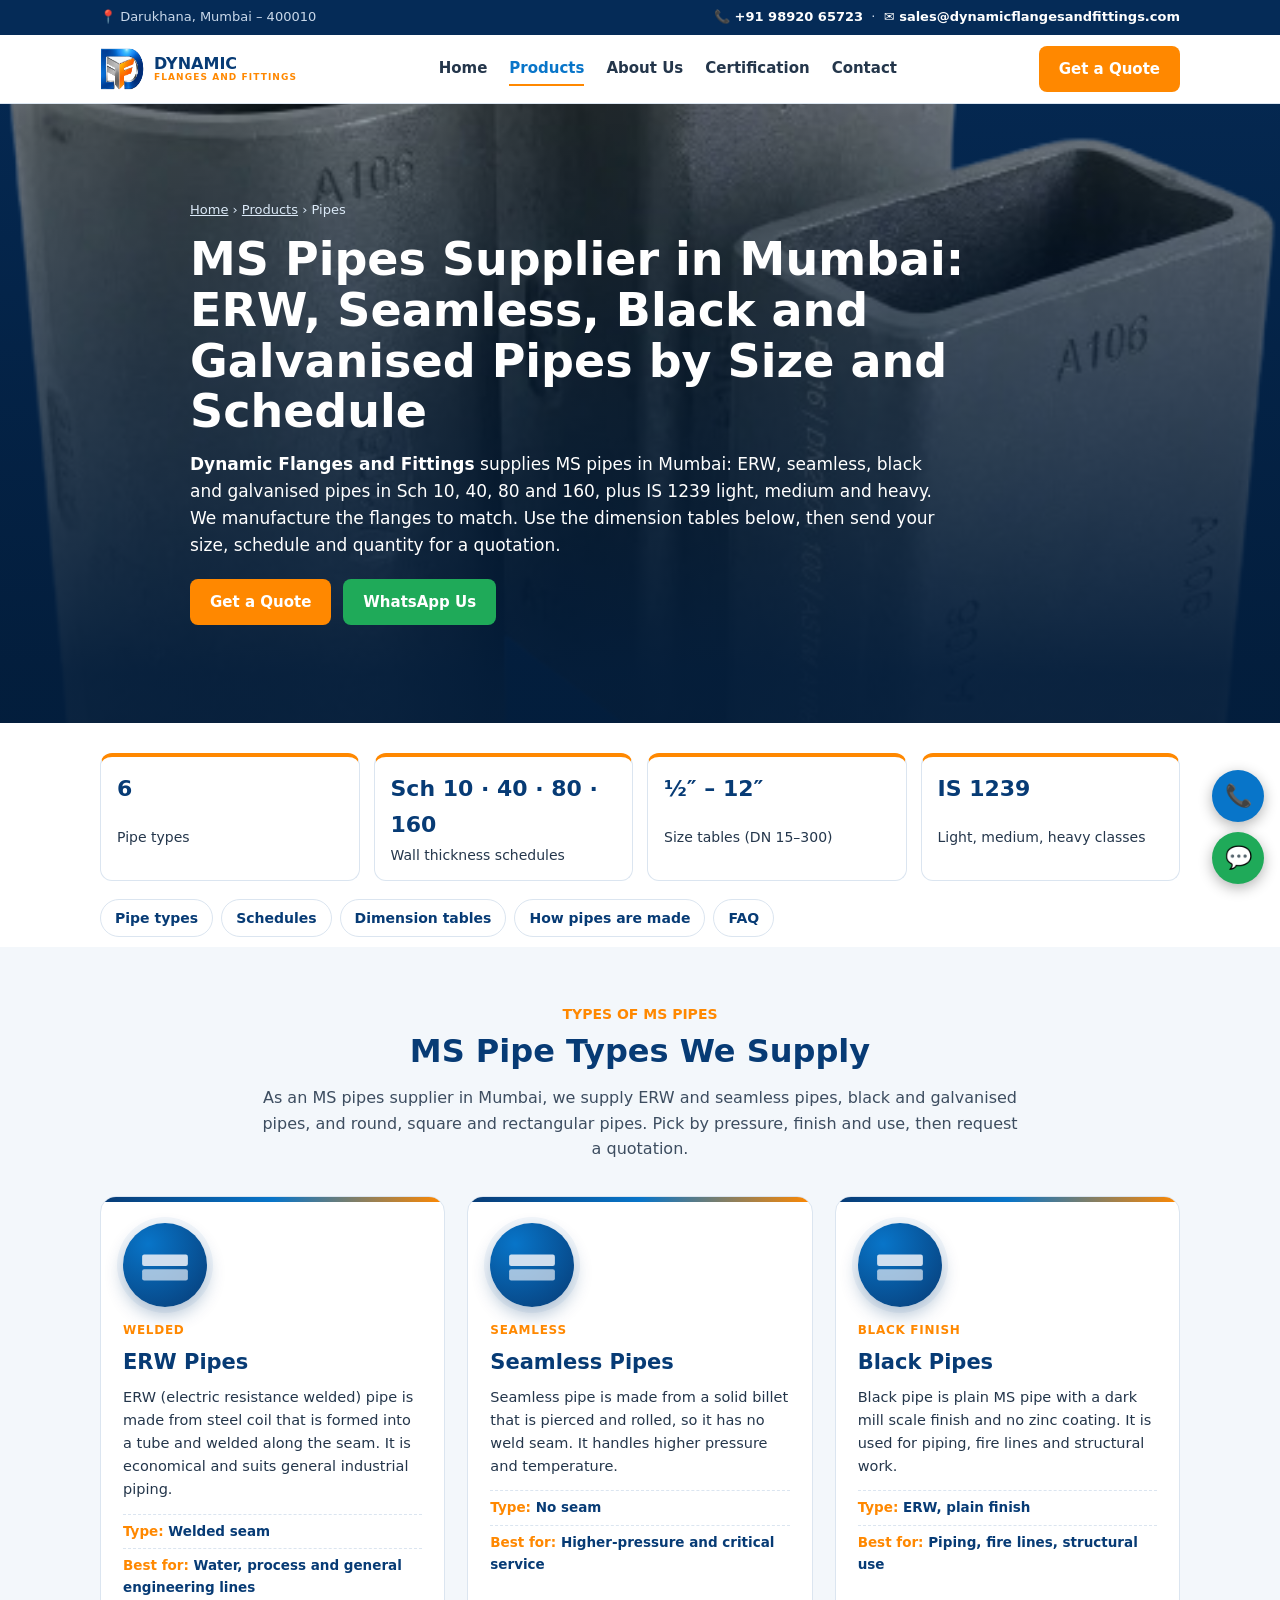
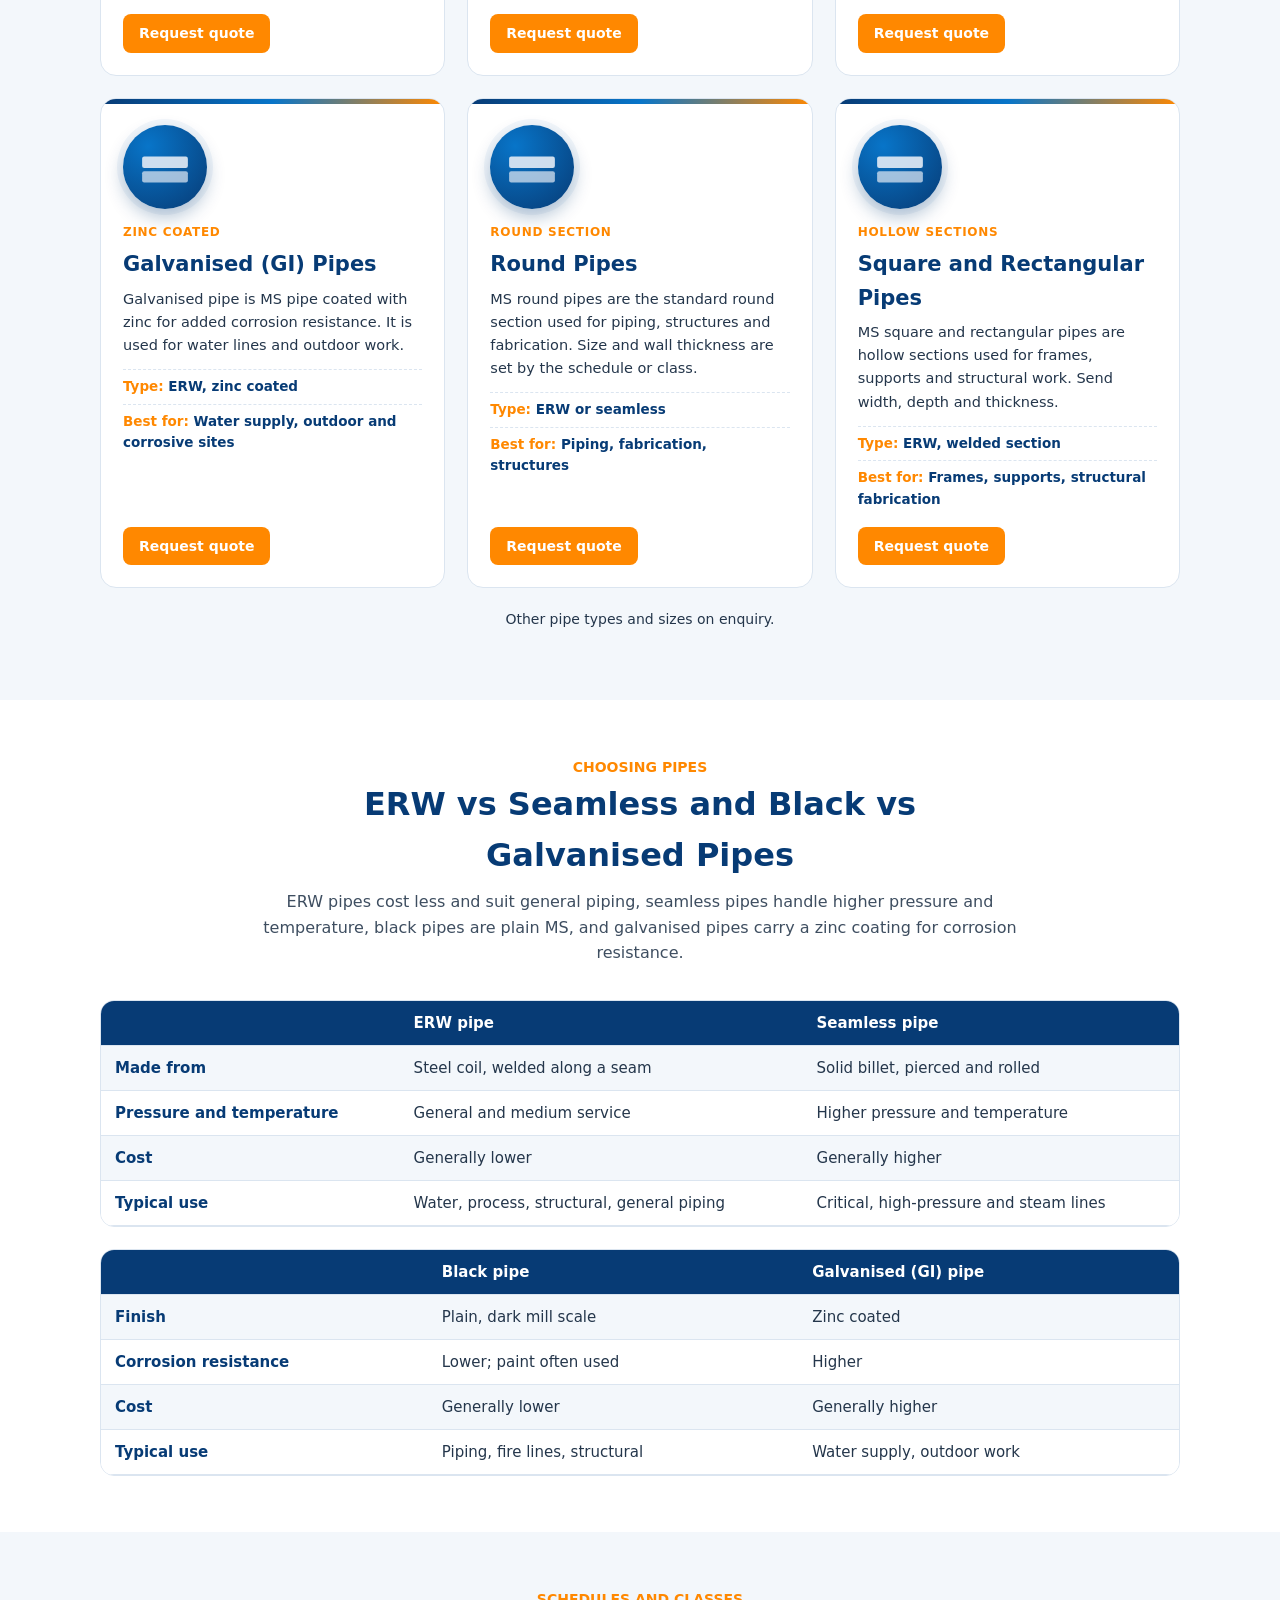
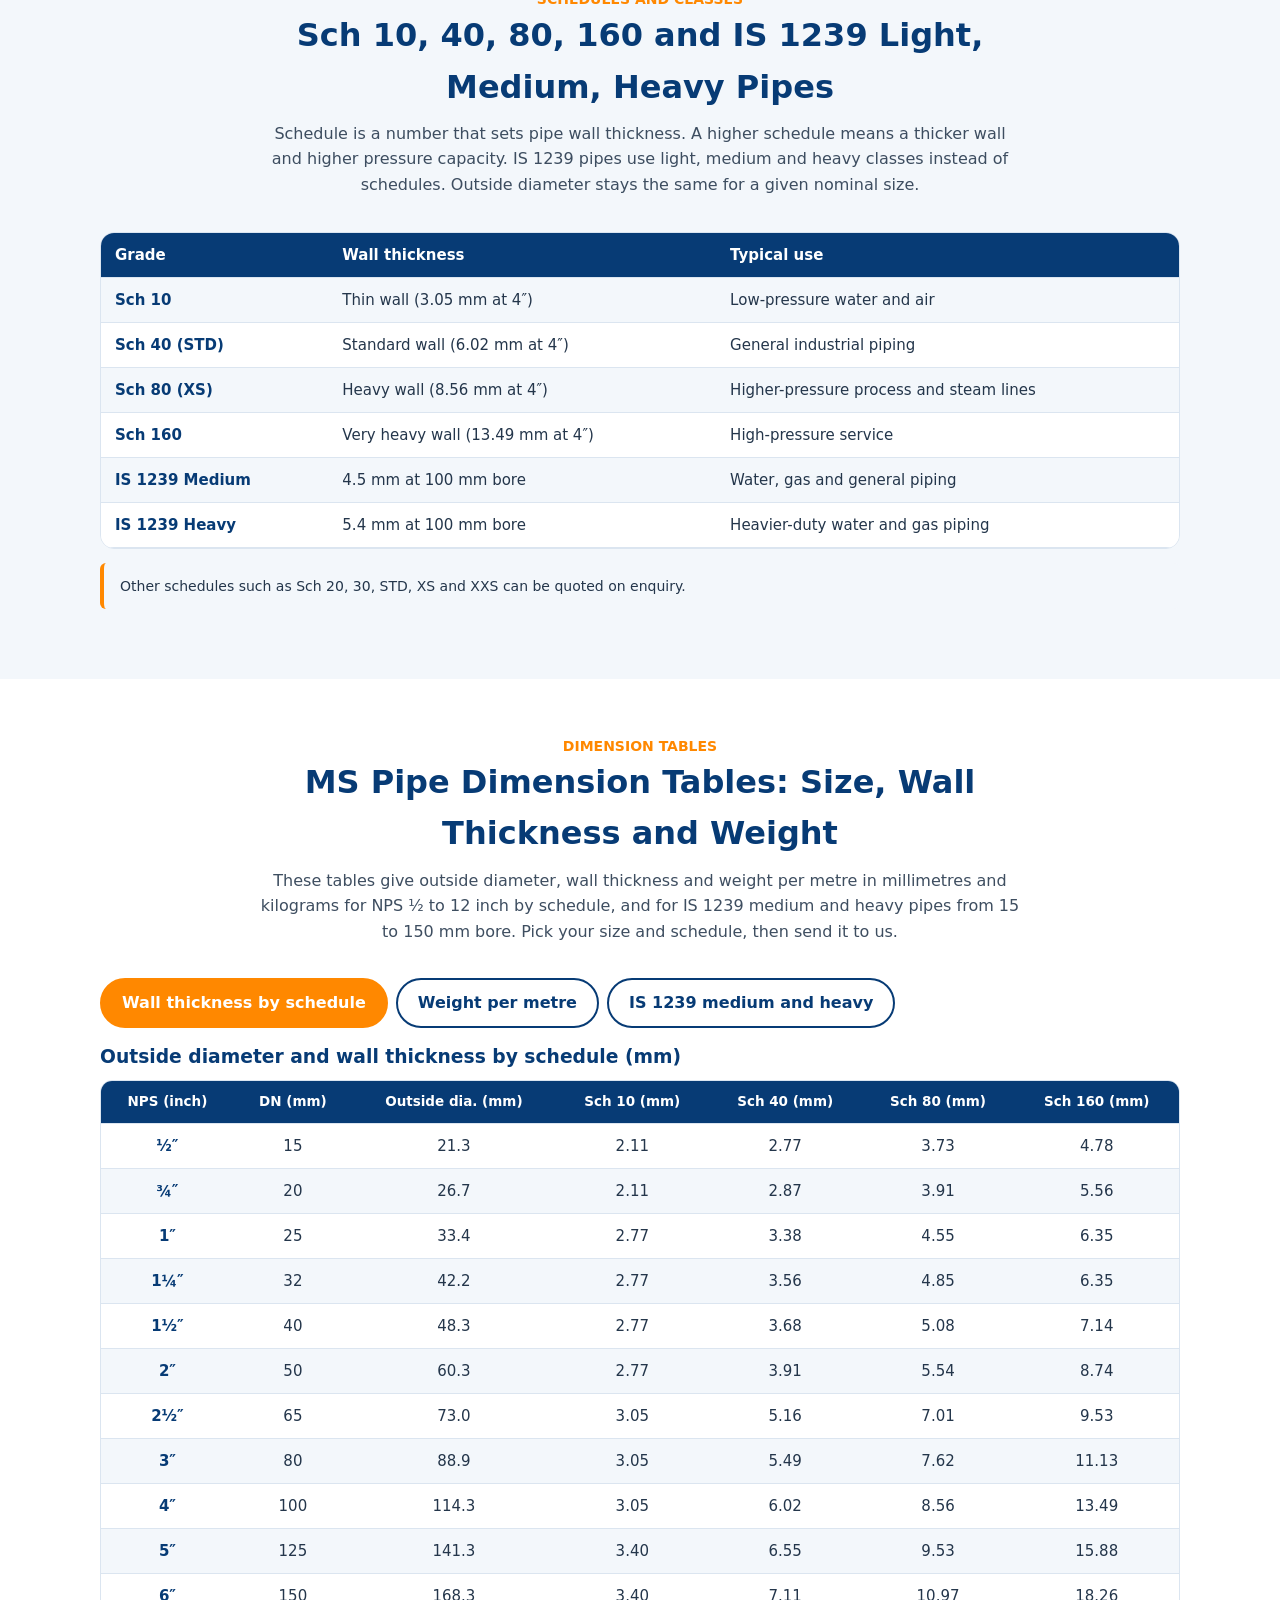
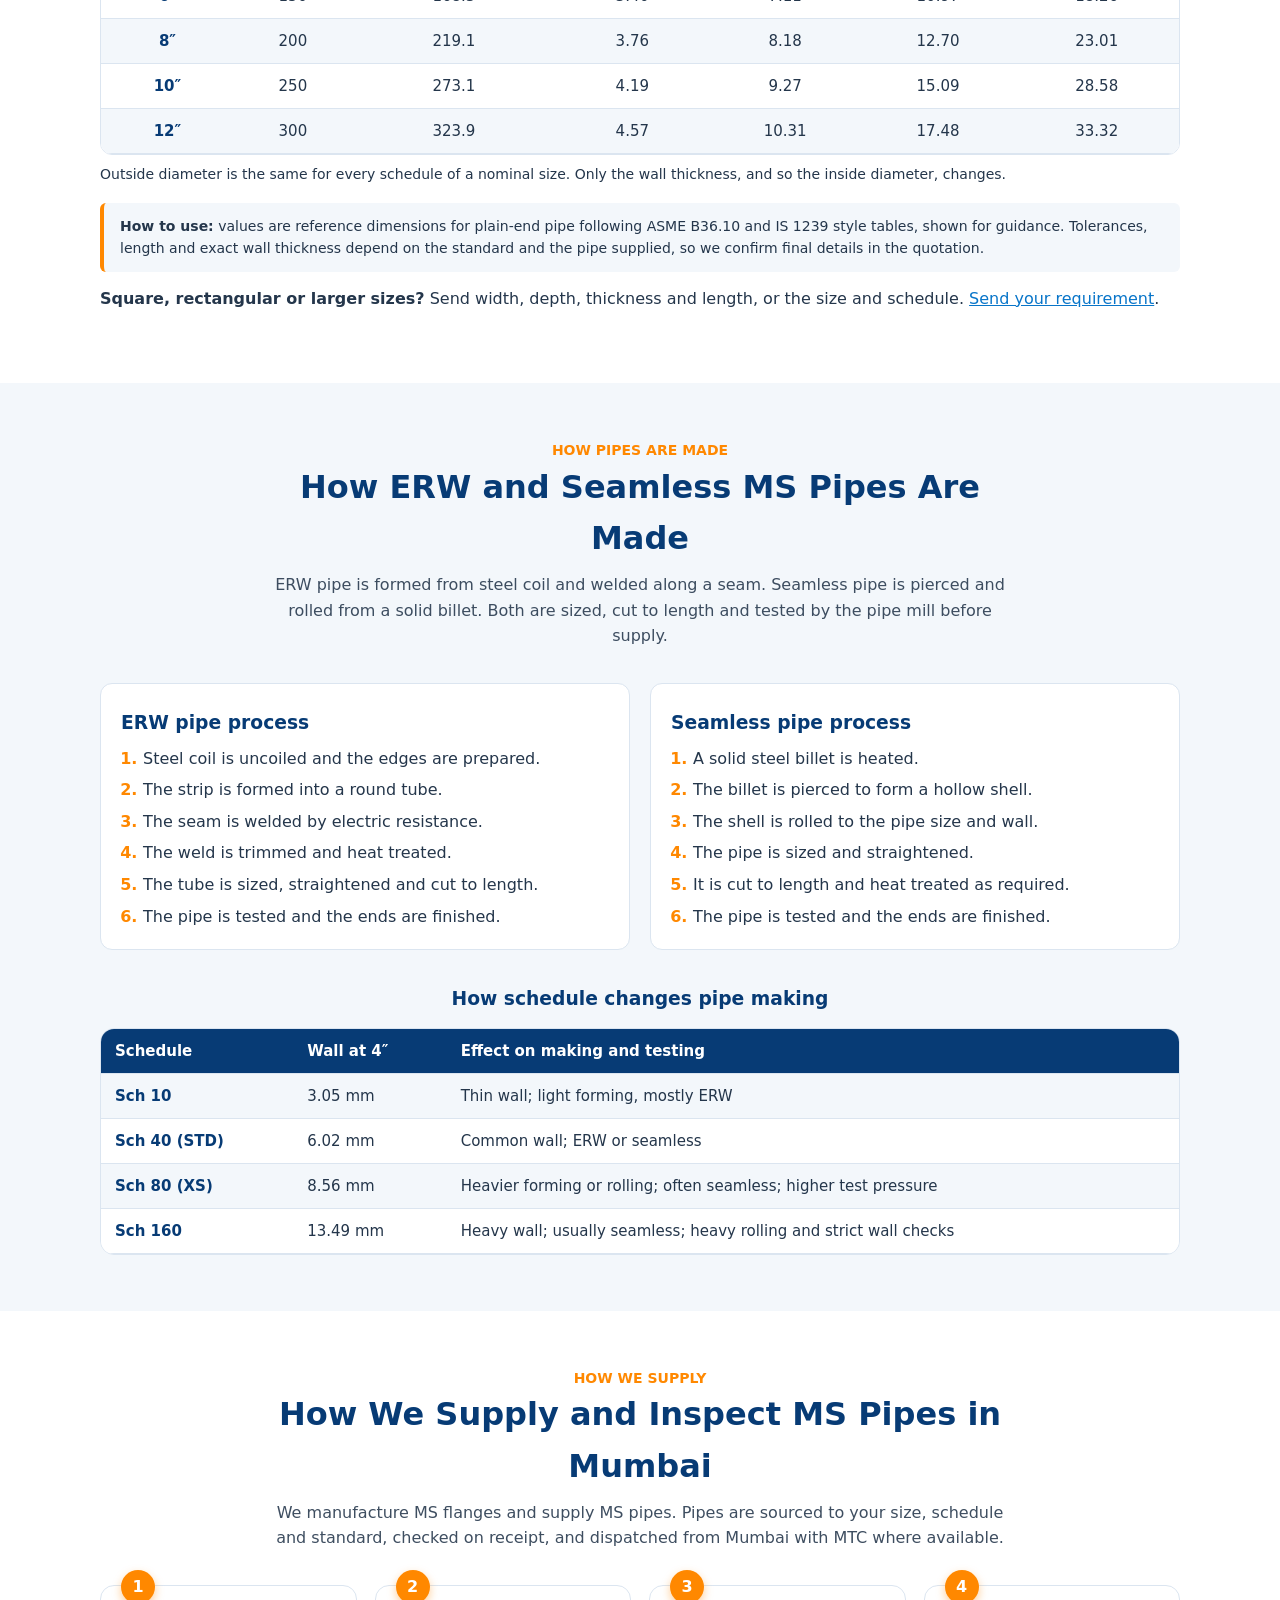
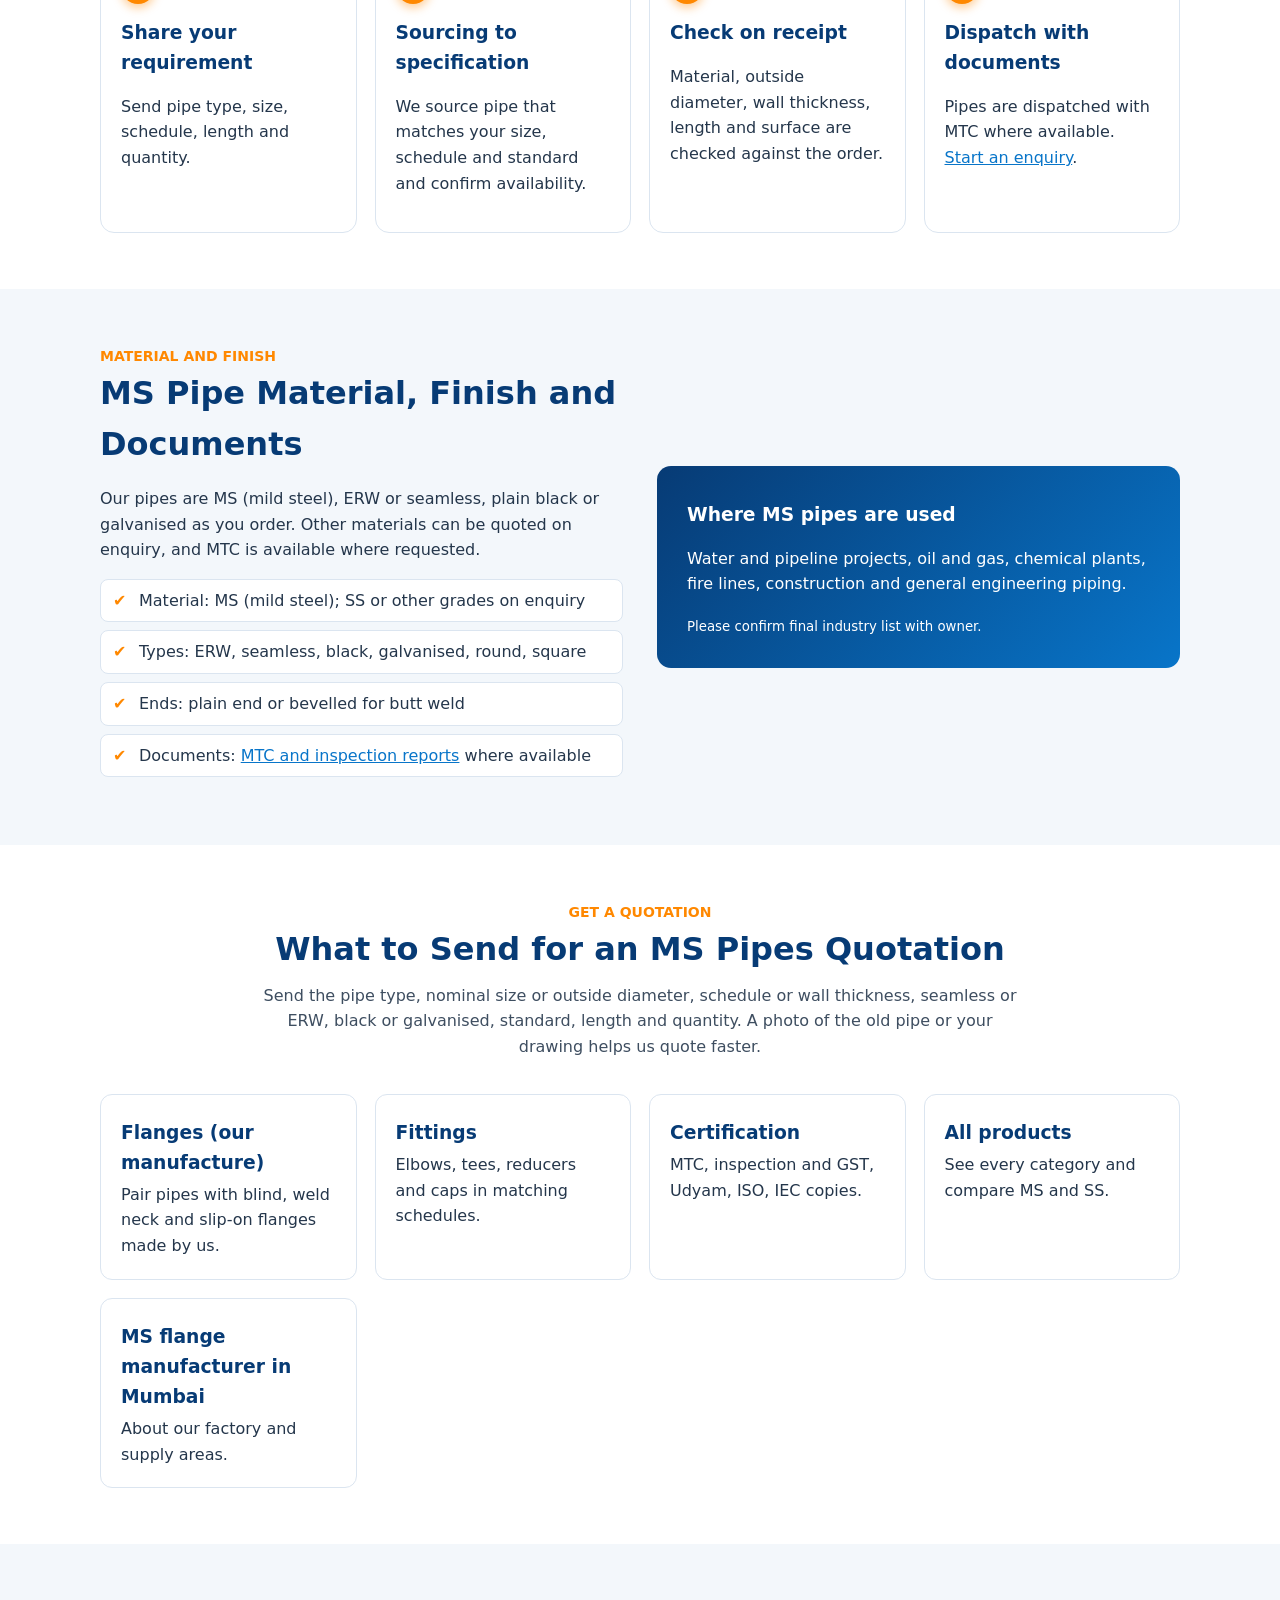
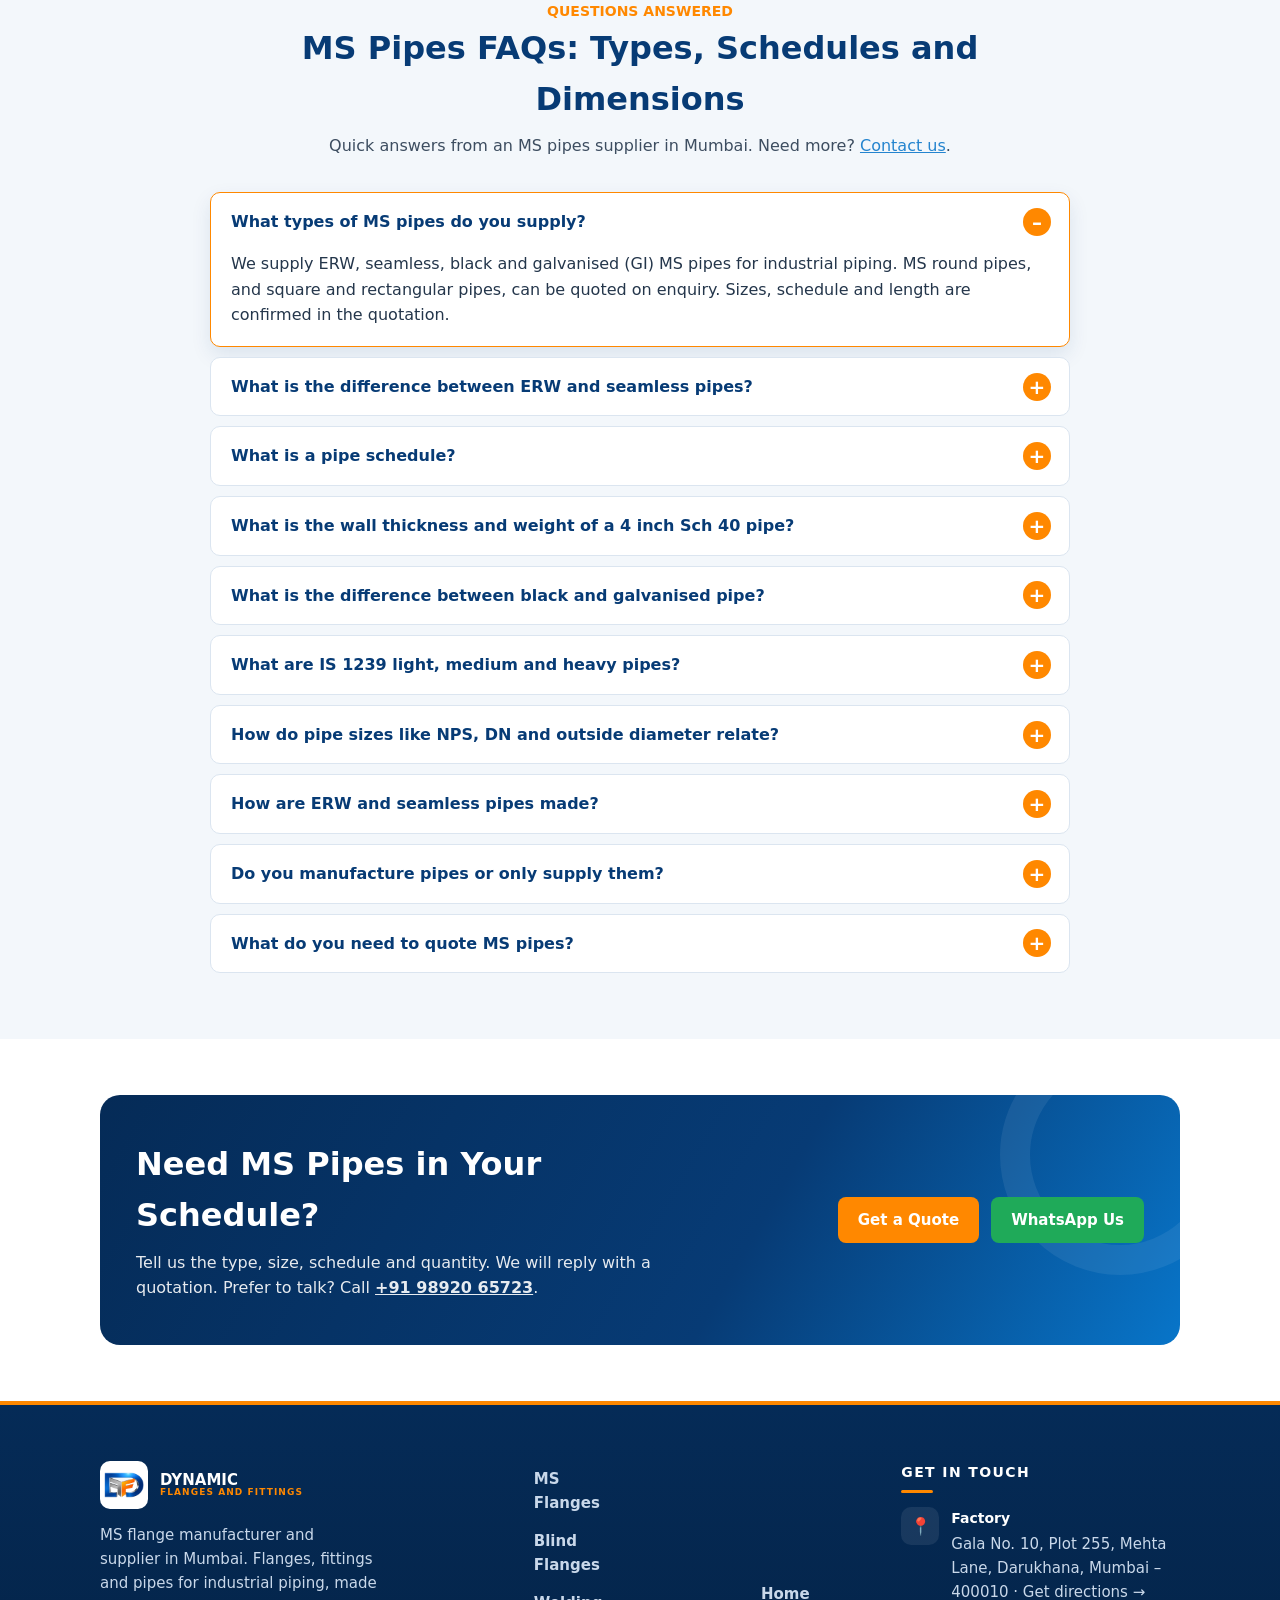
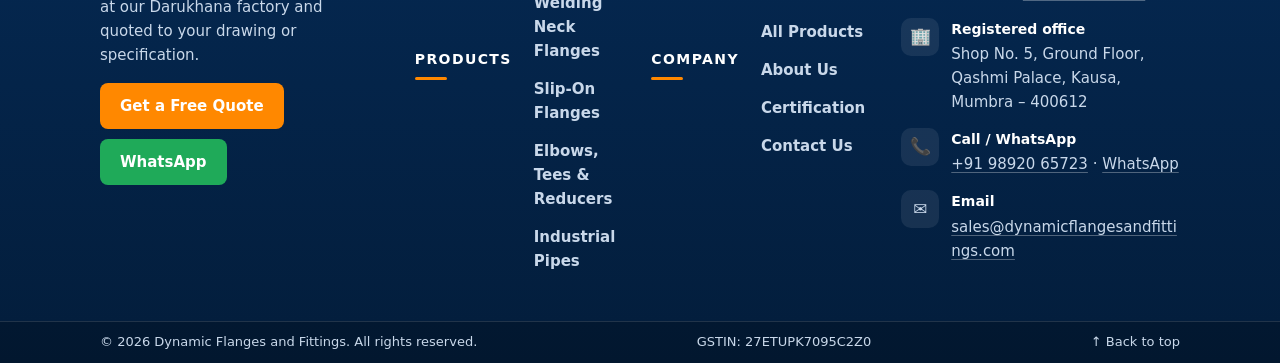
<file: pipes.html>
<!DOCTYPE html>
<html lang="en-IN">

<head>
    <meta charset="utf-8">
    <meta name="viewport" content="width=device-width, initial-scale=1, viewport-fit=cover">
    <link rel="icon" href="/favicon.ico" sizes="48x48">
    <link rel="icon" type="image/svg+xml" href="/favicon.svg">
    <link rel="icon" type="image/png" sizes="48x48" href="/favicon-48x48.png">
    <link rel="apple-touch-icon" href="/apple-touch-icon.png">
    <meta name="theme-color" content="#073B75">
    <title>MS Pipes Supplier in Mumbai | ERW, Seamless, Sizes, Schedules</title>
    <meta name="description"
        content="MS pipes supplier in Mumbai: ERW, seamless, black and galvanised pipes with size and Sch 10, 40, 80, 160 dimension tables. Get a quote today.">
    <meta name="robots" content="index, follow, max-image-preview:large, max-snippet:-1">
    <meta name="theme-color" content="#073B75">
    <meta name="geo.region" content="IN-MH">
    <meta name="geo.placename" content="Mumbai">
    <link rel="canonical" href="https://dynamicflangesandfittings.com/pipes.html">
    <link rel="alternate" hreflang="en-in" href="https://dynamicflangesandfittings.com/pipes.html">
    <link rel="alternate" hreflang="x-default" href="https://dynamicflangesandfittings.com/pipes.html">
    <meta property="og:type" content="website">
    <meta property="og:locale" content="en_IN">
    <meta property="og:site_name" content="Dynamic Flanges and Fittings">
    <meta property="og:title" content="MS Pipes Supplier in Mumbai | ERW, Seamless, Sizes, Schedules">
    <meta property="og:description"
        content="MS pipes supplier in Mumbai: ERW, seamless, black and galvanised pipes with size and Sch 10, 40, 80, 160 dimension tables. Get a quote today.">
    <meta property="og:url" content="https://dynamicflangesandfittings.com/pipes.html">
    <meta property="og:image" content="https://dynamicflangesandfittings.com/images/ms-pipes-image.png">
    <meta name="twitter:card" content="summary_large_image">
    <meta name="twitter:title" content="MS Pipes Supplier in Mumbai | ERW, Seamless, Sizes, Schedules">
    <meta name="twitter:description"
        content="MS pipes supplier in Mumbai: ERW, seamless, black and galvanised pipes with size and Sch 10, 40, 80, 160 dimension tables. Get a quote today.">
    
    <link rel="stylesheet" href="css/style.css">
    <style>
        .fh {
            position: relative;
            min-height: clamp(420px, 46vw, 580px);
            display: flex;
            align-items: flex-end;
            color: #fff;
            background: var(--deep);
            overflow: hidden
        }

        .fh>img {
            position: absolute;
            inset: 0;
            width: 100%;
            height: 100%;
            object-fit: cover;
            object-position: center
        }

        .fh::after {
            content: "";
            position: absolute;
            inset: 0;
            background: linear-gradient(to top, rgba(3, 29, 59, .94) 8%, rgba(3, 29, 59, .62) 55%, rgba(3, 29, 59, .25))
        }

        .fhc {
            position: relative;
            z-index: 1;
            padding-top: 40px;
            padding-bottom: 42px
        }

        .fh h1 {
            color: #fff;
            max-width: 900px;
            font-size: clamp(28px, 4.6vw, 46px)
        }

        .fh .crumb,
        .fh .crumb a {
            color: #dbe9f7
        }

        .fh .lead {
            max-width: 760px;
            font-size: 17px;
            margin: 0
        }

        .fh .btn.o {
            color: #fff !important;
            border-color: #fff
        }

        section.tight {
            padding: 30px 0 10px
        }

        .kf {
            display: grid;
            gap: 14px;
            grid-template-columns: repeat(auto-fit, minmax(200px, 1fr))
        }

        .kf div {
            background: var(--card);
            border: 1px solid var(--line);
            border-top: 4px solid var(--orange);
            border-radius: 12px;
            padding: 14px 16px;
            display: grid;
            gap: 2px
        }

        .kf b {
            font-size: 22px;
            color: var(--head)
        }

        .kf span {
            font-size: 14px
        }

        .jump {
            display: flex;
            flex-wrap: wrap;
            gap: 8px;
            margin-top: 18px
        }

        .jump a {
            background: var(--card);
            border: 1px solid var(--line);
            color: var(--head);
            font-weight: 600;
            font-size: 14px;
            padding: 7px 14px;
            border-radius: 20px;
            text-decoration: none;
            transition: background .15s, color .15s
        }

        .jump a:hover {
            background: var(--orange);
            border-color: var(--orange);
            color: #fff
        }

        .tgrid {
            display: grid;
            gap: 22px;
            grid-template-columns: repeat(auto-fit, minmax(290px, 1fr))
        }

        .tc {
            position: relative;
            background: var(--card);
            border: 1px solid var(--line);
            border-radius: 16px;
            padding: 26px 22px 22px;
            display: flex;
            flex-direction: column;
            gap: 6px;
            overflow: hidden;
            transition: transform .25s, box-shadow .25s
        }

        .tc::before {
            content: "";
            position: absolute;
            left: 0;
            right: 0;
            top: 0;
            height: 5px;
            background: linear-gradient(90deg, var(--navy), var(--blue), var(--orange))
        }

        .tc:hover {
            transform: translateY(-6px);
            box-shadow: 0 16px 34px rgba(7, 59, 117, .2)
        }

        .tic {
            width: 84px;
            height: 84px;
            border-radius: 50%;
            display: grid;
            place-items: center;
            background: radial-gradient(circle at 30% 25%, var(--blue), var(--navy));
            box-shadow: 0 8px 18px rgba(7, 59, 117, .3), 0 0 0 6px var(--alt)
        }

        .tic svg {
            width: 52px;
            height: 52px;
            color: #e4ecf5
        }

        .ttag {
            font-size: 12px;
            font-weight: 700;
            color: var(--orange);
            letter-spacing: .06em;
            text-transform: uppercase;
            margin-top: 8px
        }

        .tc h3 {
            margin: 0;
            font-size: 21px
        }

        .tc p {
            margin: 0;
            font-size: 14.5px
        }

        .tc dl {
            margin: 6px 0 10px;
            display: grid;
            gap: 6px
        }

        .tc dl div {
            font-size: 13.5px;
            border-top: 1px dashed var(--line);
            padding-top: 6px
        }

        .tc dt {
            font-weight: 700;
            color: var(--orange);
            display: inline
        }

        .tc dt::after {
            content: ": "
        }

        .tc dd {
            display: inline;
            margin: 0;
            font-weight: 600;
            color: var(--head)
        }

        .tc .btn {
            margin-top: auto;
            align-self: flex-start
        }

        .tw td:first-child {
            white-space: nowrap
        }

        .tabs {
            display: flex;
            gap: 8px;
            flex-wrap: wrap;
            margin-bottom: 14px
        }

        .tabs button {
            font: inherit;
            font-weight: 700;
            padding: 10px 20px;
            border-radius: 30px;
            border: 2px solid var(--navy);
            background: var(--card);
            color: var(--head);
            cursor: pointer;
            transition: background .15s, color .15s
        }

        .tabs button[aria-selected="true"] {
            background: var(--orange);
            border-color: var(--orange);
            color: #fff
        }

        .dp h3 {
            margin: 16px 0 8px
        }

        .js .dp {
            display: none
        }

        .js .dp.on {
            display: block
        }

        .js .dp h3 {
            margin-top: 0
        }

        .dtw {
            overflow-x: auto;
            border: 1px solid var(--line);
            border-radius: 12px
        }

        table.dim {
            min-width: 680px;
            border-radius: 0
        }

        table.dim th {
            white-space: nowrap;
            font-size: 13.5px;
            text-align: center
        }

        table.dim td {
            text-align: center;
            font-variant-numeric: tabular-nums
        }

        table.dim td:first-child {
            font-weight: 800;
            color: var(--head)
        }

        table.dim tbody tr:nth-child(even) td {
            background: var(--alt)
        }

        .proc {
            list-style: none;
            margin: 0;
            padding: 0;
            display: grid;
            gap: 12px;
            counter-reset: p
        }

        .proc li {
            position: relative;
            background: var(--card);
            border: 1px solid var(--line);
            border-radius: 12px;
            padding: 14px 16px 14px 64px;
            counter-increment: p;
            display: grid;
            gap: 2px
        }

        .proc li::before {
            content: counter(p);
            position: absolute;
            left: 16px;
            top: 50%;
            transform: translateY(-50%);
            width: 34px;
            height: 34px;
            border-radius: 50%;
            background: var(--orange);
            color: #fff;
            font-weight: 800;
            display: grid;
            place-items: center
        }

        .proc b {
            color: var(--head)
        }

        .proc span {
            font-size: 14.5px
        }

        .ck {
            list-style: none;
            margin: 12px 0;
            padding: 0;
            display: grid;
            gap: 8px
        }

        .ck li {
            position: relative;
            padding: 8px 12px 8px 38px;
            background: var(--card);
            border: 1px solid var(--line);
            border-radius: 8px
        }

        .ck li::before {
            content: "✔";
            position: absolute;
            left: 12px;
            top: 8px;
            color: var(--orange);
            font-weight: 800
        }

        .lk {
            text-decoration: none;
            color: var(--text)
        }

        .lk:hover h3 {
            color: var(--blue)
        }

        @media(max-width:820px) {
            .fh {
                min-height: 480px
            }

            .tw td:first-child {
                white-space: normal
            }
        }
    </style>
    <style>
        .grid2 {
            display: grid;
            gap: 20px;
            grid-template-columns: repeat(auto-fit, minmax(280px, 1fr))
        }

        .steps2 {
            margin: 8px 0 0;
            padding-left: 22px;
            display: grid;
            gap: 6px
        }

        .steps2 li::marker {
            color: var(--orange);
            font-weight: 800
        }
    </style>
    <script type="application/ld+json">
{
 "@context": "https://schema.org",
 "@graph": [
  {
   "@type": "CollectionPage",
   "@id": "https://dynamicflangesandfittings.com/pipes.html#webpage",
   "url": "https://dynamicflangesandfittings.com/pipes.html",
   "name": "MS Pipes Supplier in Mumbai | ERW, Seamless, Sizes, Schedules",
   "description": "MS pipes supplier in Mumbai: ERW, seamless, black and galvanised pipes with size and Sch 10, 40, 80, 160 dimension tables. Get a quote today.",
   "inLanguage": "en-IN",
   "isPartOf": {
    "@id": "https://dynamicflangesandfittings.com/#website"
   },
   "breadcrumb": {
    "@id": "https://dynamicflangesandfittings.com/pipes.html#breadcrumb"
   },
   "about": {
    "@id": "https://dynamicflangesandfittings.com/#org"
   },
   "primaryImageOfPage": {
    "@type": "ImageObject",
    "url": "https://dynamicflangesandfittings.com/images/ms-pipes-image.png"
   },
   "mainEntity": {
    "@id": "https://dynamicflangesandfittings.com/pipes.html#types"
   },
   "speakable": {
    "@type": "SpeakableSpecification",
    "cssSelector": [
     "h1",
     ".answer"
    ]
   }
  },
  {
   "@type": "WebSite",
   "@id": "https://dynamicflangesandfittings.com/#website",
   "name": "Dynamic Flanges and Fittings",
   "url": "https://dynamicflangesandfittings.com/",
   "inLanguage": "en-IN",
   "publisher": {
    "@id": "https://dynamicflangesandfittings.com/#org"
   }
  },
  {
   "@type": [
    "Organization",
    "LocalBusiness"
   ],
   "@id": "https://dynamicflangesandfittings.com/#org",
   "name": "Dynamic Flanges and Fittings",
   "url": "https://dynamicflangesandfittings.com/",
   "email": "sales@dynamicflangesandfittings.com",
   "telephone": "+91-9892065723",
   "taxID": "27ETUPK7095C2Z0",
   "address": {
    "@type": "PostalAddress",
    "streetAddress": "Gala No. 10, Plot 255, Mehta Lane, Darukhana",
    "addressLocality": "Mumbai",
    "addressRegion": "Maharashtra",
    "postalCode": "400010",
    "addressCountry": "IN"
   },
   "areaServed": [
    {
     "@type": "City",
     "name": "Mumbai"
    },
    {
     "@type": "City",
     "name": "Navi Mumbai"
    },
    {
     "@type": "City",
     "name": "Thane"
    },
    {
     "@type": "State",
     "name": "Maharashtra"
    }
   ]
  },
  {
   "@type": "BreadcrumbList",
   "@id": "https://dynamicflangesandfittings.com/pipes.html#breadcrumb",
   "itemListElement": [
    {
     "@type": "ListItem",
     "position": 1,
     "name": "Home",
     "item": "https://dynamicflangesandfittings.com/"
    },
    {
     "@type": "ListItem",
     "position": 2,
     "name": "Products",
     "item": "https://dynamicflangesandfittings.com/products.html"
    },
    {
     "@type": "ListItem",
     "position": 3,
     "name": "Pipes",
     "item": "https://dynamicflangesandfittings.com/pipes.html"
    }
   ]
  },
  {
   "@type": "ItemList",
   "@id": "https://dynamicflangesandfittings.com/pipes.html#types",
   "name": "MS pipes supplied",
   "itemListElement": [
    {
     "@type": "ListItem",
     "position": 1,
     "name": "ERW Pipes",
     "description": "ERW (electric resistance welded) pipe is made from steel coil that is formed into a tube and welded along the seam. It is economical and suits general industrial piping."
    },
    {
     "@type": "ListItem",
     "position": 2,
     "name": "Seamless Pipes",
     "description": "Seamless pipe is made from a solid billet that is pierced and rolled, so it has no weld seam. It handles higher pressure and temperature."
    },
    {
     "@type": "ListItem",
     "position": 3,
     "name": "Black Pipes",
     "description": "Black pipe is plain MS pipe with a dark mill scale finish and no zinc coating. It is used for piping, fire lines and structural work."
    },
    {
     "@type": "ListItem",
     "position": 4,
     "name": "Galvanised (GI) Pipes",
     "description": "Galvanised pipe is MS pipe coated with zinc for added corrosion resistance. It is used for water lines and outdoor work."
    },
    {
     "@type": "ListItem",
     "position": 5,
     "name": "Round Pipes",
     "description": "MS round pipes are the standard round section used for piping, structures and fabrication. Size and wall thickness are set by the schedule or class."
    },
    {
     "@type": "ListItem",
     "position": 6,
     "name": "Square and Rectangular Pipes",
     "description": "MS square and rectangular pipes are hollow sections used for frames, supports and structural work. Send width, depth and thickness."
    }
   ]
  },
  {
   "@type": "FAQPage",
   "@id": "https://dynamicflangesandfittings.com/pipes.html#faq",
   "mainEntity": [
    {
     "@type": "Question",
     "name": "What types of MS pipes do you supply?",
     "acceptedAnswer": {
      "@type": "Answer",
      "text": "We supply ERW, seamless, black and galvanised (GI) MS pipes for industrial piping. MS round pipes, and square and rectangular pipes, can be quoted on enquiry. Sizes, schedule and length are confirmed in the quotation."
     }
    },
    {
     "@type": "Question",
     "name": "What is the difference between ERW and seamless pipes?",
     "acceptedAnswer": {
      "@type": "Answer",
      "text": "ERW pipe is made from coil welded along a seam and costs less, so it suits general piping. Seamless pipe is rolled from a solid billet with no seam and handles higher pressure and temperature. Choose by pressure, temperature and fluid."
     }
    },
    {
     "@type": "Question",
     "name": "What is a pipe schedule?",
     "acceptedAnswer": {
      "@type": "Answer",
      "text": "Schedule is a number that sets the wall thickness of a pipe for a given nominal size. A higher schedule means a thicker wall and higher pressure capacity. Outside diameter stays the same for a nominal size, and only the inside diameter changes."
     }
    },
    {
     "@type": "Question",
     "name": "What is the wall thickness and weight of a 4 inch Sch 40 pipe?",
     "acceptedAnswer": {
      "@type": "Answer",
      "text": "A 4 inch (DN 100) Sch 40 pipe has an outside diameter of 114.3 mm, a wall thickness of 6.02 mm and a weight of about 16.07 kg per metre. Sch 80 has an 8.56 mm wall and weighs about 22.3 kg per metre."
     }
    },
    {
     "@type": "Question",
     "name": "What is the difference between black and galvanised pipe?",
     "acceptedAnswer": {
      "@type": "Answer",
      "text": "Black pipe is plain MS pipe with a dark mill finish. Galvanised (GI) pipe is coated with zinc for added corrosion resistance and is common on water lines and outdoor work. Black pipe costs less and is often painted."
     }
    },
    {
     "@type": "Question",
     "name": "What are IS 1239 light, medium and heavy pipes?",
     "acceptedAnswer": {
      "@type": "Answer",
      "text": "IS 1239 is the Indian Standard for steel tubes used for water, gas and general piping, and it groups pipes into light, medium and heavy classes by wall thickness. A 100 mm bore medium pipe has a 4.5 mm wall and a heavy pipe has a 5.4 mm wall."
     }
    },
    {
     "@type": "Question",
     "name": "How do pipe sizes like NPS, DN and outside diameter relate?",
     "acceptedAnswer": {
      "@type": "Answer",
      "text": "NPS (inch) and DN (mm) are nominal sizes, not exact measurements. A 4 inch NPS pipe is DN 100 and has an actual outside diameter of 114.3 mm. Always state nominal size and schedule, or outside diameter and wall thickness."
     }
    },
    {
     "@type": "Question",
     "name": "How are ERW and seamless pipes made?",
     "acceptedAnswer": {
      "@type": "Answer",
      "text": "ERW pipe: steel coil is formed into a tube, welded along the seam, sized, cut and tested. Seamless pipe: a heated billet is pierced, rolled to size and wall, then cut and tested. Thicker schedules need heavier rolling or forming and more testing."
     }
    },
    {
     "@type": "Question",
     "name": "Do you manufacture pipes or only supply them?",
     "acceptedAnswer": {
      "@type": "Answer",
      "text": "We supply MS pipes and manufacture MS flanges at our Darukhana factory. Pipes are sourced to your size, schedule and standard, checked on receipt, and dispatched with MTC where available."
     }
    },
    {
     "@type": "Question",
     "name": "What do you need to quote MS pipes?",
     "acceptedAnswer": {
      "@type": "Answer",
      "text": "Send the pipe type, nominal size or outside diameter, schedule or wall thickness, seamless or ERW, black or galvanised, standard, length and quantity. Add MTC if you need test certificates, and we reply with a quotation."
     }
    }
   ]
  }
 ]
}
</script>
</head>

<body>
    <a href="#main" style="position:absolute;left:-9999px" onfocus="this.style.left='8px'">Skip to content</a>
    <div class="topbar">
        <div class="w"><span>📍 Darukhana, Mumbai – 400010</span><span><a href="tel:+919892065723">📞 +91 98920
                    65723</a> &nbsp;·&nbsp; <a href="mailto:sales@dynamicflangesandfittings.com">✉️
                    sales@dynamicflangesandfittings.com</a></span></div>
    </div>
    <header>
        <div class="w">
            <a class="logo" href="index.html"><img src="images/logo.png" alt="Dynamic Flanges and Fittings logo"
                    width="44" height="44" decoding="async"><span>DYNAMIC<small>FLANGES AND FITTINGS</small></span></a>
            <nav id="nav" aria-label="Main"><a href="index.html">Home</a><a href="products.html" class="on"
                    aria-current="page">Products</a><a href="about.html">About Us</a><a
                    href="certification.html">Certification</a><a href="contact.html">Contact</a></nav>
            <div style="display:flex;gap:10px;align-items:center"><a class="btn q" href="contact.html">Get a
                    Quote</a><button id="mb" aria-label="Menu">☰</button></div>
        </div>
    </header>
    <main id="main">
        <section class="fh">
            <img src="images/ms-pipes-image.png" onerror="this.onerror=null;this.src='images/ms-pipes-image.png'"
                width="1600" height="640" fetchpriority="high" decoding="async"
                alt="MS pipes supplied from Mumbai: ERW, seamless, black and galvanised industrial pipes">
            <div class="w fhc">
                <div class="crumb"><a href="index.html">Home</a> › <a href="products.html">Products</a> › Pipes</div>
                <h1>MS Pipes Supplier in Mumbai: ERW, Seamless, Black and Galvanised Pipes by Size and Schedule</h1>
                <p class="lead answer"><strong>Dynamic Flanges and Fittings</strong> supplies MS pipes in Mumbai: ERW,
                    seamless, black and galvanised pipes in Sch 10, 40, 80 and 160, plus IS 1239 light, medium and
                    heavy. We manufacture the flanges to match. Use the dimension tables below, then send your size,
                    schedule and quantity for a quotation.</p>
                <div class="row"><a class="btn" href="contact.html">Get a Quote</a><a class="btn g"
                        href="https://wa.me/919892065723?text=Hello%20Dynamic%20Flanges%2C%20I%20need%20a%20pipes%20quote"
                        target="_blank" rel="noopener">WhatsApp Us</a></div>
            </div>
        </section>

        <section class="tight">
            <div class="w">
                <div class="kf">
                    <div><b>6</b><span>Pipe types</span></div>
                    <div><b>Sch 10 · 40 · 80 · 160</b><span>Wall thickness schedules</span></div>
                    <div><b>½″ – 12″</b><span>Size tables (DN 15–300)</span></div>
                    <div><b>IS 1239</b><span>Light, medium, heavy classes</span></div>
                </div>
                <nav class="jump" aria-label="On this page"><a href="#types">Pipe types</a><a
                        href="#schedules">Schedules</a><a href="#dimensions">Dimension tables</a><a href="#process">How
                        pipes are made</a><a href="#faq">FAQ</a></nav>
            </div>
        </section>

        <section class="alt" id="types">
            <div class="w">
                <div class="sh">
                    <div class="eyebrow">TYPES OF MS PIPES</div>
                    <h2>MS Pipe Types We Supply</h2>
                    <p class="answer">As an MS pipes supplier in Mumbai, we supply ERW and seamless pipes, black and
                        galvanised pipes, and round, square and rectangular pipes. Pick by pressure, finish and use,
                        then request a quotation.</p>
                </div>
                <div class="tgrid">
                    <article class="tc">
                        <div class="tic"><svg viewBox="0 0 100 100" aria-hidden="true">
                                <use href="#pi" />
                            </svg></div>
                        <div class="ttag">Welded</div>
                        <h3>ERW Pipes</h3>
                        <p class="answer">ERW (electric resistance welded) pipe is made from steel coil that is formed
                            into a tube and welded along the seam. It is economical and suits general industrial piping.
                        </p>
                        <dl>
                            <div>
                                <dt>Type</dt>
                                <dd>Welded seam</dd>
                            </div>
                            <div>
                                <dt>Best for</dt>
                                <dd>Water, process and general engineering lines</dd>
                            </div>
                        </dl><a class="btn s" href="contact.html?p=ERW%20Pipes">Request quote</a>
                    </article>
                    <article class="tc">
                        <div class="tic"><svg viewBox="0 0 100 100" aria-hidden="true">
                                <use href="#pi" />
                            </svg></div>
                        <div class="ttag">Seamless</div>
                        <h3>Seamless Pipes</h3>
                        <p class="answer">Seamless pipe is made from a solid billet that is pierced and rolled, so it
                            has no weld seam. It handles higher pressure and temperature.</p>
                        <dl>
                            <div>
                                <dt>Type</dt>
                                <dd>No seam</dd>
                            </div>
                            <div>
                                <dt>Best for</dt>
                                <dd>Higher-pressure and critical service</dd>
                            </div>
                        </dl><a class="btn s" href="contact.html?p=Seamless%20Pipes">Request quote</a>
                    </article>
                    <article class="tc">
                        <div class="tic"><svg viewBox="0 0 100 100" aria-hidden="true">
                                <use href="#pi" />
                            </svg></div>
                        <div class="ttag">Black finish</div>
                        <h3>Black Pipes</h3>
                        <p class="answer">Black pipe is plain MS pipe with a dark mill scale finish and no zinc coating.
                            It is used for piping, fire lines and structural work.</p>
                        <dl>
                            <div>
                                <dt>Type</dt>
                                <dd>ERW, plain finish</dd>
                            </div>
                            <div>
                                <dt>Best for</dt>
                                <dd>Piping, fire lines, structural use</dd>
                            </div>
                        </dl><a class="btn s" href="contact.html?p=Black%20Pipes">Request quote</a>
                    </article>
                    <article class="tc">
                        <div class="tic"><svg viewBox="0 0 100 100" aria-hidden="true">
                                <use href="#pi" />
                            </svg></div>
                        <div class="ttag">Zinc coated</div>
                        <h3>Galvanised (GI) Pipes</h3>
                        <p class="answer">Galvanised pipe is MS pipe coated with zinc for added corrosion resistance. It
                            is used for water lines and outdoor work.</p>
                        <dl>
                            <div>
                                <dt>Type</dt>
                                <dd>ERW, zinc coated</dd>
                            </div>
                            <div>
                                <dt>Best for</dt>
                                <dd>Water supply, outdoor and corrosive sites</dd>
                            </div>
                        </dl><a class="btn s" href="contact.html?p=Galvanised%20Pipes">Request quote</a>
                    </article>
                    <article class="tc">
                        <div class="tic"><svg viewBox="0 0 100 100" aria-hidden="true">
                                <use href="#pi" />
                            </svg></div>
                        <div class="ttag">Round section</div>
                        <h3>Round Pipes</h3>
                        <p class="answer">MS round pipes are the standard round section used for piping, structures and
                            fabrication. Size and wall thickness are set by the schedule or class.</p>
                        <dl>
                            <div>
                                <dt>Type</dt>
                                <dd>ERW or seamless</dd>
                            </div>
                            <div>
                                <dt>Best for</dt>
                                <dd>Piping, fabrication, structures</dd>
                            </div>
                        </dl><a class="btn s" href="contact.html">Request quote</a>
                    </article>
                    <article class="tc">
                        <div class="tic"><svg viewBox="0 0 100 100" aria-hidden="true">
                                <use href="#pi" />
                            </svg></div>
                        <div class="ttag">Hollow sections</div>
                        <h3>Square and Rectangular Pipes</h3>
                        <p class="answer">MS square and rectangular pipes are hollow sections used for frames, supports
                            and structural work. Send width, depth and thickness.</p>
                        <dl>
                            <div>
                                <dt>Type</dt>
                                <dd>ERW, welded section</dd>
                            </div>
                            <div>
                                <dt>Best for</dt>
                                <dd>Frames, supports, structural fabrication</dd>
                            </div>
                        </dl><a class="btn s" href="contact.html">Request quote</a>
                    </article>
                </div>
                <p style="text-align:center;font-size:14px;margin-top:20px">Other pipe types and sizes on enquiry.
                    <!-- CONFIRM: delete any pipe type you do not supply --></p>
            </div>
        </section>

        <section>
            <div class="w">
                <div class="sh">
                    <div class="eyebrow">CHOOSING PIPES</div>
                    <h2>ERW vs Seamless and Black vs Galvanised Pipes</h2>
                    <p class="answer">ERW pipes cost less and suit general piping, seamless pipes handle higher pressure
                        and temperature, black pipes are plain MS, and galvanised pipes carry a zinc coating for
                        corrosion resistance.</p>
                </div>
                <div class="tw sc">
                    <table>
                        <tr>
                            <th></th>
                            <th>ERW pipe</th>
                            <th>Seamless pipe</th>
                        </tr>
                        <tr>
                            <td>Made from</td>
                            <td>Steel coil, welded along a seam</td>
                            <td>Solid billet, pierced and rolled</td>
                        </tr>
                        <tr>
                            <td>Pressure and temperature</td>
                            <td>General and medium service</td>
                            <td>Higher pressure and temperature</td>
                        </tr>
                        <tr>
                            <td>Cost</td>
                            <td>Generally lower</td>
                            <td>Generally higher</td>
                        </tr>
                        <tr>
                            <td>Typical use</td>
                            <td>Water, process, structural, general piping</td>
                            <td>Critical, high-pressure and steam lines</td>
                        </tr>
                    </table>
                </div>
                <div class="tw sc" style="margin-top:22px">
                    <table>
                        <tr>
                            <th></th>
                            <th>Black pipe</th>
                            <th>Galvanised (GI) pipe</th>
                        </tr>
                        <tr>
                            <td>Finish</td>
                            <td>Plain, dark mill scale</td>
                            <td>Zinc coated</td>
                        </tr>
                        <tr>
                            <td>Corrosion resistance</td>
                            <td>Lower; paint often used</td>
                            <td>Higher</td>
                        </tr>
                        <tr>
                            <td>Cost</td>
                            <td>Generally lower</td>
                            <td>Generally higher</td>
                        </tr>
                        <tr>
                            <td>Typical use</td>
                            <td>Piping, fire lines, structural</td>
                            <td>Water supply, outdoor work</td>
                        </tr>
                    </table>
                </div>
            </div>
        </section>

        <section class="alt" id="schedules">
            <div class="w">
                <div class="sh">
                    <div class="eyebrow">SCHEDULES AND CLASSES</div>
                    <h2>Sch 10, 40, 80, 160 and IS 1239 Light, Medium, Heavy Pipes</h2>
                    <p class="answer">Schedule is a number that sets pipe wall thickness. A higher schedule means a
                        thicker wall and higher pressure capacity. IS 1239 pipes use light, medium and heavy classes
                        instead of schedules. Outside diameter stays the same for a given nominal size.</p>
                </div>
                <div class="tw sc">
                    <table>
                        <tr>
                            <th>Grade</th>
                            <th>Wall thickness</th>
                            <th>Typical use</th>
                        </tr>
                        <tr>
                            <td>Sch 10</td>
                            <td>Thin wall (3.05 mm at 4″)</td>
                            <td>Low-pressure water and air</td>
                        </tr>
                        <tr>
                            <td>Sch 40 (STD)</td>
                            <td>Standard wall (6.02 mm at 4″)</td>
                            <td>General industrial piping</td>
                        </tr>
                        <tr>
                            <td>Sch 80 (XS)</td>
                            <td>Heavy wall (8.56 mm at 4″)</td>
                            <td>Higher-pressure process and steam lines</td>
                        </tr>
                        <tr>
                            <td>Sch 160</td>
                            <td>Very heavy wall (13.49 mm at 4″)</td>
                            <td>High-pressure service</td>
                        </tr>
                        <tr>
                            <td>IS 1239 Medium</td>
                            <td>4.5 mm at 100 mm bore</td>
                            <td>Water, gas and general piping</td>
                        </tr>
                        <tr>
                            <td>IS 1239 Heavy</td>
                            <td>5.4 mm at 100 mm bore</td>
                            <td>Heavier-duty water and gas piping</td>
                        </tr>
                    </table>
                </div>
                <p class="note" style="margin-top:14px">Other schedules such as Sch 20, 30, STD, XS and XXS can be
                    quoted on enquiry.</p>
            </div>
        </section>

        <section id="dimensions">
            <div class="w">
                <div class="sh">
                    <div class="eyebrow">DIMENSION TABLES</div>
                    <h2>MS Pipe Dimension Tables: Size, Wall Thickness and Weight</h2>
                    <p class="answer">These tables give outside diameter, wall thickness and weight per metre in
                        millimetres and kilograms for NPS ½ to 12 inch by schedule, and for IS 1239 medium and heavy
                        pipes from 15 to 150 mm bore. Pick your size and schedule, then send it to us.</p>
                </div>
                <div class="dtabs" id="dtabs">
                    <div class="tabs" role="tablist" aria-label="Pipe dimensions"><button role="tab"
                            aria-selected="true" data-t="p1" type="button">Wall thickness by schedule</button><button
                            role="tab" aria-selected="false" data-t="p2" type="button">Weight per metre</button><button
                            role="tab" aria-selected="false" data-t="p3" type="button">IS 1239 medium and heavy</button>
                    </div>
                    <div class="dp" id="p1" role="tabpanel">
                        <h3>Outside diameter and wall thickness by schedule (mm)</h3>
                        <div class="dtw">
                            <table class="dim">
                                <thead>
                                    <tr>
                                        <th>NPS (inch)</th>
                                        <th>DN (mm)</th>
                                        <th>Outside dia. (mm)</th>
                                        <th>Sch 10 (mm)</th>
                                        <th>Sch 40 (mm)</th>
                                        <th>Sch 80 (mm)</th>
                                        <th>Sch 160 (mm)</th>
                                    </tr>
                                </thead>
                                <tbody>
                                    <tr>
                                        <td>½″</td>
                                        <td>15</td>
                                        <td>21.3</td>
                                        <td>2.11</td>
                                        <td>2.77</td>
                                        <td>3.73</td>
                                        <td>4.78</td>
                                    </tr>
                                    <tr>
                                        <td>¾″</td>
                                        <td>20</td>
                                        <td>26.7</td>
                                        <td>2.11</td>
                                        <td>2.87</td>
                                        <td>3.91</td>
                                        <td>5.56</td>
                                    </tr>
                                    <tr>
                                        <td>1″</td>
                                        <td>25</td>
                                        <td>33.4</td>
                                        <td>2.77</td>
                                        <td>3.38</td>
                                        <td>4.55</td>
                                        <td>6.35</td>
                                    </tr>
                                    <tr>
                                        <td>1¼″</td>
                                        <td>32</td>
                                        <td>42.2</td>
                                        <td>2.77</td>
                                        <td>3.56</td>
                                        <td>4.85</td>
                                        <td>6.35</td>
                                    </tr>
                                    <tr>
                                        <td>1½″</td>
                                        <td>40</td>
                                        <td>48.3</td>
                                        <td>2.77</td>
                                        <td>3.68</td>
                                        <td>5.08</td>
                                        <td>7.14</td>
                                    </tr>
                                    <tr>
                                        <td>2″</td>
                                        <td>50</td>
                                        <td>60.3</td>
                                        <td>2.77</td>
                                        <td>3.91</td>
                                        <td>5.54</td>
                                        <td>8.74</td>
                                    </tr>
                                    <tr>
                                        <td>2½″</td>
                                        <td>65</td>
                                        <td>73.0</td>
                                        <td>3.05</td>
                                        <td>5.16</td>
                                        <td>7.01</td>
                                        <td>9.53</td>
                                    </tr>
                                    <tr>
                                        <td>3″</td>
                                        <td>80</td>
                                        <td>88.9</td>
                                        <td>3.05</td>
                                        <td>5.49</td>
                                        <td>7.62</td>
                                        <td>11.13</td>
                                    </tr>
                                    <tr>
                                        <td>4″</td>
                                        <td>100</td>
                                        <td>114.3</td>
                                        <td>3.05</td>
                                        <td>6.02</td>
                                        <td>8.56</td>
                                        <td>13.49</td>
                                    </tr>
                                    <tr>
                                        <td>5″</td>
                                        <td>125</td>
                                        <td>141.3</td>
                                        <td>3.40</td>
                                        <td>6.55</td>
                                        <td>9.53</td>
                                        <td>15.88</td>
                                    </tr>
                                    <tr>
                                        <td>6″</td>
                                        <td>150</td>
                                        <td>168.3</td>
                                        <td>3.40</td>
                                        <td>7.11</td>
                                        <td>10.97</td>
                                        <td>18.26</td>
                                    </tr>
                                    <tr>
                                        <td>8″</td>
                                        <td>200</td>
                                        <td>219.1</td>
                                        <td>3.76</td>
                                        <td>8.18</td>
                                        <td>12.70</td>
                                        <td>23.01</td>
                                    </tr>
                                    <tr>
                                        <td>10″</td>
                                        <td>250</td>
                                        <td>273.1</td>
                                        <td>4.19</td>
                                        <td>9.27</td>
                                        <td>15.09</td>
                                        <td>28.58</td>
                                    </tr>
                                    <tr>
                                        <td>12″</td>
                                        <td>300</td>
                                        <td>323.9</td>
                                        <td>4.57</td>
                                        <td>10.31</td>
                                        <td>17.48</td>
                                        <td>33.32</td>
                                    </tr>
                                </tbody>
                            </table>
                        </div>
                        <p style="font-size:14px;margin:8px 0 0">Outside diameter is the same for every schedule of a
                            nominal size. Only the wall thickness, and so the inside diameter, changes.</p>
                    </div>
                    <div class="dp" id="p2" role="tabpanel">
                        <h3>Theoretical weight of plain-end pipe (kg per metre)</h3>
                        <div class="dtw">
                            <table class="dim">
                                <thead>
                                    <tr>
                                        <th>NPS (inch)</th>
                                        <th>DN (mm)</th>
                                        <th>Sch 10 (kg/m)</th>
                                        <th>Sch 40 (kg/m)</th>
                                        <th>Sch 80 (kg/m)</th>
                                        <th>Sch 160 (kg/m)</th>
                                    </tr>
                                </thead>
                                <tbody>
                                    <tr>
                                        <td>½″</td>
                                        <td>15</td>
                                        <td>1.00</td>
                                        <td>1.27</td>
                                        <td>1.62</td>
                                        <td>1.95</td>
                                    </tr>
                                    <tr>
                                        <td>¾″</td>
                                        <td>20</td>
                                        <td>1.28</td>
                                        <td>1.69</td>
                                        <td>2.20</td>
                                        <td>2.90</td>
                                    </tr>
                                    <tr>
                                        <td>1″</td>
                                        <td>25</td>
                                        <td>2.09</td>
                                        <td>2.50</td>
                                        <td>3.24</td>
                                        <td>4.24</td>
                                    </tr>
                                    <tr>
                                        <td>1¼″</td>
                                        <td>32</td>
                                        <td>2.69</td>
                                        <td>3.39</td>
                                        <td>4.47</td>
                                        <td>5.61</td>
                                    </tr>
                                    <tr>
                                        <td>1½″</td>
                                        <td>40</td>
                                        <td>3.11</td>
                                        <td>4.05</td>
                                        <td>5.41</td>
                                        <td>7.25</td>
                                    </tr>
                                    <tr>
                                        <td>2″</td>
                                        <td>50</td>
                                        <td>3.93</td>
                                        <td>5.44</td>
                                        <td>7.48</td>
                                        <td>11.11</td>
                                    </tr>
                                    <tr>
                                        <td>2½″</td>
                                        <td>65</td>
                                        <td>5.26</td>
                                        <td>8.63</td>
                                        <td>11.41</td>
                                        <td>14.92</td>
                                    </tr>
                                    <tr>
                                        <td>3″</td>
                                        <td>80</td>
                                        <td>6.46</td>
                                        <td>11.29</td>
                                        <td>15.27</td>
                                        <td>21.35</td>
                                    </tr>
                                    <tr>
                                        <td>4″</td>
                                        <td>100</td>
                                        <td>8.37</td>
                                        <td>16.07</td>
                                        <td>22.32</td>
                                        <td>33.54</td>
                                    </tr>
                                    <tr>
                                        <td>5″</td>
                                        <td>125</td>
                                        <td>11.56</td>
                                        <td>21.77</td>
                                        <td>30.97</td>
                                        <td>49.11</td>
                                    </tr>
                                    <tr>
                                        <td>6″</td>
                                        <td>150</td>
                                        <td>13.83</td>
                                        <td>28.26</td>
                                        <td>42.56</td>
                                        <td>67.56</td>
                                    </tr>
                                    <tr>
                                        <td>8″</td>
                                        <td>200</td>
                                        <td>19.97</td>
                                        <td>42.55</td>
                                        <td>64.64</td>
                                        <td>111.27</td>
                                    </tr>
                                    <tr>
                                        <td>10″</td>
                                        <td>250</td>
                                        <td>27.79</td>
                                        <td>60.31</td>
                                        <td>96.01</td>
                                        <td>172.33</td>
                                    </tr>
                                    <tr>
                                        <td>12″</td>
                                        <td>300</td>
                                        <td>35.99</td>
                                        <td>79.73</td>
                                        <td>132.08</td>
                                        <td>238.76</td>
                                    </tr>
                                </tbody>
                            </table>
                        </div>
                        <p style="font-size:14px;margin:8px 0 0">Calculated as 0.02466 × (outside diameter − wall) ×
                            wall for carbon steel. Actual weight varies with tolerance.</p>
                    </div>
                    <div class="dp" id="p3" role="tabpanel">
                        <h3>IS 1239 medium and heavy pipe dimensions</h3>
                        <div class="dtw">
                            <table class="dim">
                                <thead>
                                    <tr>
                                        <th>Nominal bore (mm)</th>
                                        <th>NPS (inch)</th>
                                        <th>Outside dia. (mm)</th>
                                        <th>Medium wall (mm)</th>
                                        <th>Medium (kg/m)</th>
                                        <th>Heavy wall (mm)</th>
                                        <th>Heavy (kg/m)</th>
                                    </tr>
                                </thead>
                                <tbody>
                                    <tr>
                                        <td>15</td>
                                        <td>½″</td>
                                        <td>21.3</td>
                                        <td>2.6</td>
                                        <td>1.20</td>
                                        <td>3.2</td>
                                        <td>1.43</td>
                                    </tr>
                                    <tr>
                                        <td>20</td>
                                        <td>¾″</td>
                                        <td>26.9</td>
                                        <td>2.6</td>
                                        <td>1.56</td>
                                        <td>3.2</td>
                                        <td>1.87</td>
                                    </tr>
                                    <tr>
                                        <td>25</td>
                                        <td>1″</td>
                                        <td>33.7</td>
                                        <td>3.2</td>
                                        <td>2.41</td>
                                        <td>4.0</td>
                                        <td>2.93</td>
                                    </tr>
                                    <tr>
                                        <td>32</td>
                                        <td>1¼″</td>
                                        <td>42.4</td>
                                        <td>3.2</td>
                                        <td>3.09</td>
                                        <td>4.0</td>
                                        <td>3.79</td>
                                    </tr>
                                    <tr>
                                        <td>40</td>
                                        <td>1½″</td>
                                        <td>48.3</td>
                                        <td>3.2</td>
                                        <td>3.56</td>
                                        <td>4.0</td>
                                        <td>4.37</td>
                                    </tr>
                                    <tr>
                                        <td>50</td>
                                        <td>2″</td>
                                        <td>60.3</td>
                                        <td>3.6</td>
                                        <td>5.03</td>
                                        <td>4.5</td>
                                        <td>6.19</td>
                                    </tr>
                                    <tr>
                                        <td>65</td>
                                        <td>2½″</td>
                                        <td>76.1</td>
                                        <td>3.6</td>
                                        <td>6.44</td>
                                        <td>4.5</td>
                                        <td>7.95</td>
                                    </tr>
                                    <tr>
                                        <td>80</td>
                                        <td>3″</td>
                                        <td>88.9</td>
                                        <td>4.0</td>
                                        <td>8.37</td>
                                        <td>4.8</td>
                                        <td>9.95</td>
                                    </tr>
                                    <tr>
                                        <td>100</td>
                                        <td>4″</td>
                                        <td>114.3</td>
                                        <td>4.5</td>
                                        <td>12.18</td>
                                        <td>5.4</td>
                                        <td>14.50</td>
                                    </tr>
                                    <tr>
                                        <td>125</td>
                                        <td>5″</td>
                                        <td>139.7</td>
                                        <td>4.8</td>
                                        <td>15.97</td>
                                        <td>5.4</td>
                                        <td>17.88</td>
                                    </tr>
                                    <tr>
                                        <td>150</td>
                                        <td>6″</td>
                                        <td>165.1</td>
                                        <td>4.8</td>
                                        <td>18.97</td>
                                        <td>5.4</td>
                                        <td>21.27</td>
                                    </tr>
                                </tbody>
                            </table>
                        </div>
                        <p style="font-size:14px;margin:8px 0 0">Light class and other sizes can be quoted on enquiry.
                            Black or galvanised as ordered.</p>
                    </div>
                </div>
                <p class="note" style="margin-top:18px"><b>How to use:</b> values are reference dimensions for plain-end
                    pipe following ASME B36.10 and IS 1239 style tables, shown for guidance. Tolerances, length and
                    exact wall thickness depend on the standard and the pipe supplied, so we confirm final details in
                    the quotation.
                    <!-- VERIFY values against the current ASME B36.10 and IS 1239 before publishing, and confirm which sizes and schedules you supply -->
                </p>
                <p style="margin-top:12px"><b>Square, rectangular or larger sizes?</b> Send width, depth, thickness and
                    length, or the size and schedule. <a href="contact.html">Send your requirement</a>.</p>
            </div>
        </section>

        <section class="alt" id="process">
            <div class="w">
                <div class="sh">
                    <div class="eyebrow">HOW PIPES ARE MADE</div>
                    <h2>How ERW and Seamless MS Pipes Are Made</h2>
                    <p class="answer">ERW pipe is formed from steel coil and welded along a seam. Seamless pipe is
                        pierced and rolled from a solid billet. Both are sized, cut to length and tested by the pipe
                        mill before supply.</p>
                </div>
                <div class="grid2">
                    <div class="card">
                        <h3>ERW pipe process</h3>
                        <ol class="steps2">
                            <li>Steel coil is uncoiled and the edges are prepared.</li>
                            <li>The strip is formed into a round tube.</li>
                            <li>The seam is welded by electric resistance.</li>
                            <li>The weld is trimmed and heat treated.</li>
                            <li>The tube is sized, straightened and cut to length.</li>
                            <li>The pipe is tested and the ends are finished.</li>
                        </ol>
                    </div>
                    <div class="card">
                        <h3>Seamless pipe process</h3>
                        <ol class="steps2">
                            <li>A solid steel billet is heated.</li>
                            <li>The billet is pierced to form a hollow shell.</li>
                            <li>The shell is rolled to the pipe size and wall.</li>
                            <li>The pipe is sized and straightened.</li>
                            <li>It is cut to length and heat treated as required.</li>
                            <li>The pipe is tested and the ends are finished.</li>
                        </ol>
                    </div>
                </div>
                <div class="sh" style="margin:34px auto 14px">
                    <h3>How schedule changes pipe making</h3>
                </div>
                <div class="tw sc">
                    <table>
                        <tr>
                            <th>Schedule</th>
                            <th>Wall at 4″</th>
                            <th>Effect on making and testing</th>
                        </tr>
                        <tr>
                            <td>Sch 10</td>
                            <td>3.05 mm</td>
                            <td>Thin wall; light forming, mostly ERW</td>
                        </tr>
                        <tr>
                            <td>Sch 40 (STD)</td>
                            <td>6.02 mm</td>
                            <td>Common wall; ERW or seamless</td>
                        </tr>
                        <tr>
                            <td>Sch 80 (XS)</td>
                            <td>8.56 mm</td>
                            <td>Heavier forming or rolling; often seamless; higher test pressure</td>
                        </tr>
                        <tr>
                            <td>Sch 160</td>
                            <td>13.49 mm</td>
                            <td>Heavy wall; usually seamless; heavy rolling and strict wall checks</td>
                        </tr>
                    </table>
                </div>
                <!-- CONFIRM: this section explains how pipes are made by the mill; edit if needed -->
            </div>
        </section>

        <section>
            <div class="w">
                <div class="sh">
                    <div class="eyebrow">HOW WE SUPPLY</div>
                    <h2>How We Supply and Inspect MS Pipes in Mumbai</h2>
                    <p class="answer">We manufacture MS flanges and supply MS pipes. Pipes are sourced to your size,
                        schedule and standard, checked on receipt, and dispatched from Mumbai with MTC where available.
                    </p>
                </div>
                <div class="steps">
                    <div class="st">
                        <h3>Share your requirement</h3>
                        <p>Send pipe type, size, schedule, length and quantity.</p>
                    </div>
                    <div class="st">
                        <h3>Sourcing to specification</h3>
                        <p>We source pipe that matches your size, schedule and standard and confirm availability.</p>
                    </div>
                    <div class="st">
                        <h3>Check on receipt</h3>
                        <p>Material, outside diameter, wall thickness, length and surface are checked against the order.
                        </p>
                    </div>
                    <div class="st">
                        <h3>Dispatch with documents</h3>
                        <p>Pipes are dispatched with MTC where available. <a href="contact.html">Start an enquiry</a>.
                        </p>
                    </div>
                </div>
                <!-- CONFIRM: edit these steps to match how you actually source and inspect pipes -->
            </div>
        </section>

        <section class="alt">
            <div class="w two">
                <div>
                    <div class="eyebrow">MATERIAL AND FINISH</div>
                    <h2>MS Pipe Material, Finish and Documents</h2>
                    <p class="answer">Our pipes are MS (mild steel), ERW or seamless, plain black or galvanised as you
                        order. Other materials can be quoted on enquiry, and MTC is available where requested.</p>
                    <ul class="ck">
                        <li>Material: MS (mild steel); SS or other grades on enquiry</li>
                        <li>Types: ERW, seamless, black, galvanised, round, square</li>
                        <li>Ends: plain end or bevelled for butt weld</li>
                        <li>Documents: <a href="certification.html">MTC and inspection reports</a> where available</li>
                    </ul>
                </div>
                <div class="panel">
                    <h3>Where MS pipes are used</h3>
                    <p>Water and pipeline projects, oil and gas, chemical plants, fire lines, construction and general
                        engineering piping.</p><small>Please confirm final industry list with owner.</small>
                </div>
            </div>
        </section>

        <section>
            <div class="w">
                <div class="sh">
                    <div class="eyebrow">GET A QUOTATION</div>
                    <h2>What to Send for an MS Pipes Quotation</h2>
                    <p class="answer">Send the pipe type, nominal size or outside diameter, schedule or wall thickness,
                        seamless or ERW, black or galvanised, standard, length and quantity. A photo of the old pipe or
                        your drawing helps us quote faster.</p>
                </div>
                <div class="grid">
                    <a class="card lk" href="flanges.html">
                        <h3>Flanges (our manufacture)</h3>Pair pipes with blind, weld neck and slip-on flanges made by
                        us.
                    </a>
                    <a class="card lk" href="fittings.html">
                        <h3>Fittings</h3>Elbows, tees, reducers and caps in matching schedules.
                    </a>
                    <a class="card lk" href="certification.html">
                        <h3>Certification</h3>MTC, inspection and GST, Udyam, ISO, IEC copies.
                    </a>
                    <a class="card lk" href="products.html">
                        <h3>All products</h3>See every category and compare MS and SS.
                    </a>
                    <a class="card lk" href="index.html">
                        <h3>MS flange manufacturer in Mumbai</h3>About our factory and supply areas.
                    </a>
                </div>
            </div>
        </section>

        <section class="alt faq" id="faq">
            <div class="w">
                <div class="sh">
                    <div class="eyebrow">QUESTIONS ANSWERED</div>
                    <h2>MS Pipes FAQs: Types, Schedules and Dimensions</h2>
                    <p>Quick answers from an MS pipes supplier in Mumbai. Need more? <a href="contact.html">Contact
                            us</a>.</p>
                </div>
                <div style="max-width:860px;margin:0 auto">
                    <details open>
                        <summary>What types of MS pipes do you supply?</summary>
                        <p class="answer">We supply ERW, seamless, black and galvanised (GI) MS pipes for industrial
                            piping. MS round pipes, and square and rectangular pipes, can be quoted on enquiry. Sizes,
                            schedule and length are confirmed in the quotation.</p>
                    </details>
                    <details>
                        <summary>What is the difference between ERW and seamless pipes?</summary>
                        <p class="answer">ERW pipe is made from coil welded along a seam and costs less, so it suits
                            general piping. Seamless pipe is rolled from a solid billet with no seam and handles higher
                            pressure and temperature. Choose by pressure, temperature and fluid.</p>
                    </details>
                    <details>
                        <summary>What is a pipe schedule?</summary>
                        <p class="answer">Schedule is a number that sets the wall thickness of a pipe for a given
                            nominal size. A higher schedule means a thicker wall and higher pressure capacity. Outside
                            diameter stays the same for a nominal size, and only the inside diameter changes.</p>
                    </details>
                    <details>
                        <summary>What is the wall thickness and weight of a 4 inch Sch 40 pipe?</summary>
                        <p class="answer">A 4 inch (DN 100) Sch 40 pipe has an outside diameter of 114.3 mm, a wall
                            thickness of 6.02 mm and a weight of about 16.07 kg per metre. Sch 80 has an 8.56 mm wall
                            and weighs about 22.3 kg per metre.</p>
                    </details>
                    <details>
                        <summary>What is the difference between black and galvanised pipe?</summary>
                        <p class="answer">Black pipe is plain MS pipe with a dark mill finish. Galvanised (GI) pipe is
                            coated with zinc for added corrosion resistance and is common on water lines and outdoor
                            work. Black pipe costs less and is often painted.</p>
                    </details>
                    <details>
                        <summary>What are IS 1239 light, medium and heavy pipes?</summary>
                        <p class="answer">IS 1239 is the Indian Standard for steel tubes used for water, gas and general
                            piping, and it groups pipes into light, medium and heavy classes by wall thickness. A 100 mm
                            bore medium pipe has a 4.5 mm wall and a heavy pipe has a 5.4 mm wall.</p>
                    </details>
                    <details>
                        <summary>How do pipe sizes like NPS, DN and outside diameter relate?</summary>
                        <p class="answer">NPS (inch) and DN (mm) are nominal sizes, not exact measurements. A 4 inch NPS
                            pipe is DN 100 and has an actual outside diameter of 114.3 mm. Always state nominal size and
                            schedule, or outside diameter and wall thickness.</p>
                    </details>
                    <details>
                        <summary>How are ERW and seamless pipes made?</summary>
                        <p class="answer">ERW pipe: steel coil is formed into a tube, welded along the seam, sized, cut
                            and tested. Seamless pipe: a heated billet is pierced, rolled to size and wall, then cut and
                            tested. Thicker schedules need heavier rolling or forming and more testing.</p>
                    </details>
                    <details>
                        <summary>Do you manufacture pipes or only supply them?</summary>
                        <p class="answer">We supply MS pipes and manufacture MS flanges at our Darukhana factory. Pipes
                            are sourced to your size, schedule and standard, checked on receipt, and dispatched with MTC
                            where available.</p>
                    </details>
                    <details>
                        <summary>What do you need to quote MS pipes?</summary>
                        <p class="answer">Send the pipe type, nominal size or outside diameter, schedule or wall
                            thickness, seamless or ERW, black or galvanised, standard, length and quantity. Add MTC if
                            you need test certificates, and we reply with a quotation.</p>
                    </details>
                </div>
            </div>
        </section>

        <section>
            <div class="w">
                <div class="ctab">
                    <div>
                        <h2>Need MS Pipes in Your Schedule?</h2>
                        <p>Tell us the type, size, schedule and quantity. We will reply with a quotation. Prefer to
                            talk? Call <a href="tel:+919892065723" style="color:#fff;font-weight:700">+91 98920
                                65723</a>.</p>
                    </div>
                    <div class="row"><a class="btn" href="contact.html">Get a Quote</a><a class="btn g"
                            href="https://wa.me/919892065723?text=Hello%20Dynamic%20Flanges%2C%20I%20need%20a%20pipes%20quote"
                            target="_blank" rel="noopener">WhatsApp Us</a></div>
                </div>
            </div>
        </section>
    </main>
    <footer class="ft">
        <div class="w main">
            <div class="brand">
                <a class="logo" href="index.html"><img src="images/logo.png" alt="Dynamic Flanges and Fittings logo"
                        width="48" height="48" loading="lazy" decoding="async"><span>DYNAMIC<small>FLANGES AND
                            FITTINGS</small></span></a>
                <p>MS flange manufacturer and supplier in Mumbai. Flanges, fittings and pipes for industrial piping,
                    made at our Darukhana factory and quoted to your drawing or specification.</p>
                <div class="acts"><a class="btn" href="contact.html">Get a Free Quote</a><a class="btn g"
                        href="https://wa.me/919892065723?text=Hello%20Dynamic%20Flanges%2C%20I%20need%20a%20quote"
                        target="_blank" rel="noopener">WhatsApp</a></div>
            </div>
            <nav aria-label="Products">
                <h4>Products</h4>
                <ul>
                    <li><a href="flanges.html">MS Flanges</a></li>
                    <li><a href="flanges.html">Blind Flanges</a></li>
                    <li><a href="flanges.html">Welding Neck Flanges</a></li>
                    <li><a href="flanges.html">Slip-On Flanges</a></li>
                    <li><a href="fittings.html">Elbows, Tees &amp; Reducers</a></li>
                    <li><a href="pipes.html">Industrial Pipes</a></li>
                </ul>
            </nav>
            <nav aria-label="Company">
                <h4>Company</h4>
                <ul>
                    <li><a href="index.html">Home</a></li>
                    <li><a href="products.html">All Products</a></li>
                    <li><a href="about.html">About Us</a></li>
                    <li><a href="certification.html">Certification</a></li>
                    <li><a href="contact.html">Contact Us</a></li>
                </ul>
            </nav>
            <div class="contact">
                <h4>Get in Touch</h4>
                <address>
                    <div class="it"><span class="ic" aria-hidden="true">📍</span>
                        <div><b>Factory</b>Gala No. 10, Plot 255, Mehta Lane, Darukhana, Mumbai – 400010 · <a
                                href="https://www.google.com/maps/search/?api=1&amp;query=Mehta+Lane+Darukhana+Mumbai+400010"
                                target="_blank" rel="noopener">Get directions →</a></div>
                    </div>
                    <div class="it"><span class="ic" aria-hidden="true">🏢</span>
                        <div><b>Registered office</b>Shop No. 5, Ground Floor, Qashmi Palace, Kausa, Mumbra – 400612
                        </div>
                    </div>
                    <div class="it"><span class="ic" aria-hidden="true">📞</span>
                        <div><b>Call / WhatsApp</b><a href="tel:+919892065723">+91 98920 65723</a> · <a
                                href="https://wa.me/919892065723" target="_blank" rel="noopener">WhatsApp</a></div>
                    </div>
                    <div class="it"><span class="ic" aria-hidden="true">✉️</span>
                        <div><b>Email</b><a
                                href="mailto:sales@dynamicflangesandfittings.com">sales@dynamicflangesandfittings.com</a>
                        </div>
                    </div>
                </address>
            </div>
        </div>
        <div class="bar">
            <div class="w"><span>© 2026 Dynamic Flanges and Fittings. All rights reserved.</span><span>GSTIN:
                    27ETUPK7095C2Z0</span><a href="#">↑ Back to top</a></div>
        </div>
    </footer>
    <div class="fab"><a href="tel:+919892065723" style="background:var(--blue)"
            aria-label="Call Dynamic Flanges">📞</a><a href="https://wa.me/919892065723" target="_blank" rel="noopener"
            style="background:#1faa59" aria-label="WhatsApp Dynamic Flanges">💬</a></div>
    <script src="js/products.js" defer></script>
    <script src="js/main.js" defer></script>
    <script>
        (function () {
            var r = document.documentElement, w = document.getElementById('dtabs'); if (!w) return; r.classList.add('js');
            var b = w.querySelectorAll('[role=tab]'), p = w.querySelectorAll('.dp');
            function s(id) { b.forEach(function (x) { x.setAttribute('aria-selected', x.dataset.t === id) }); p.forEach(function (x) { x.classList.toggle('on', x.id === id) }) }
            b.forEach(function (x) { x.addEventListener('click', function () { s(x.dataset.t) }) }); s(b[0].dataset.t)
        })();
    </script>

</body>

</html>
</file>
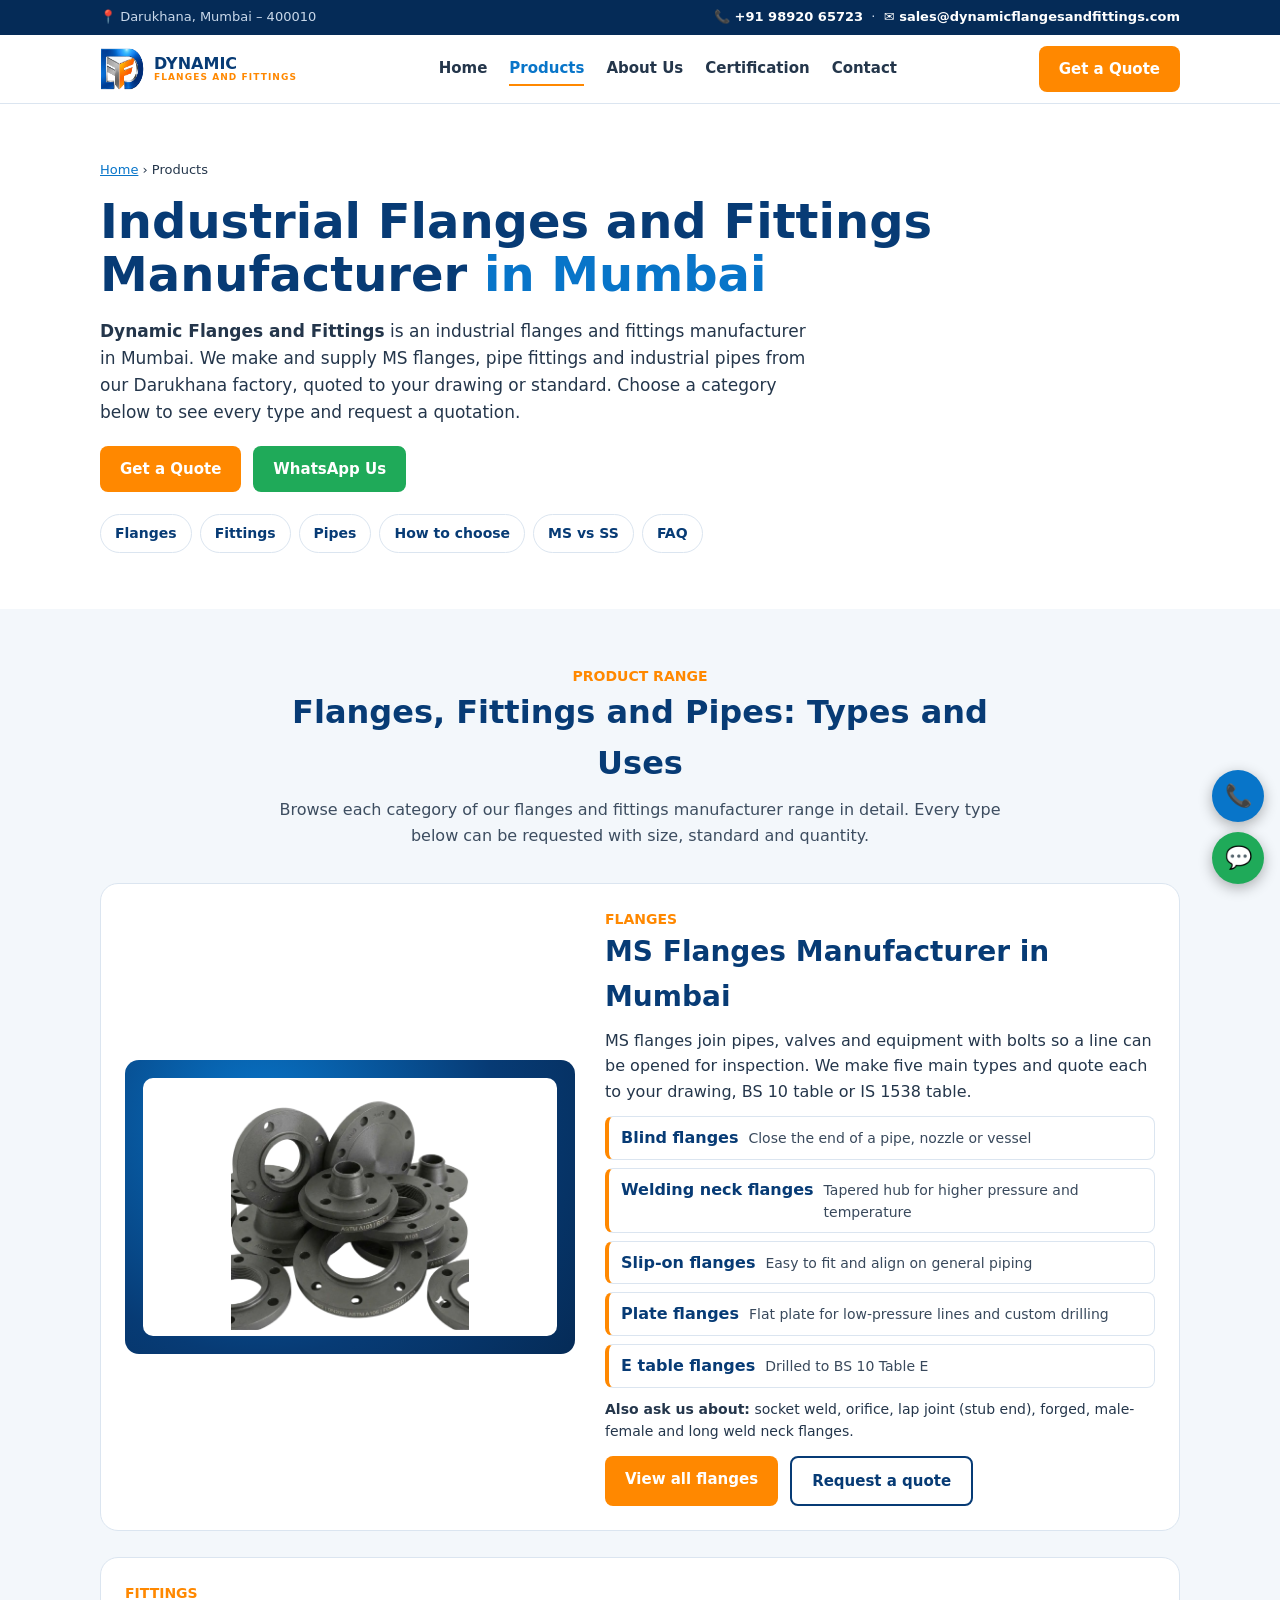
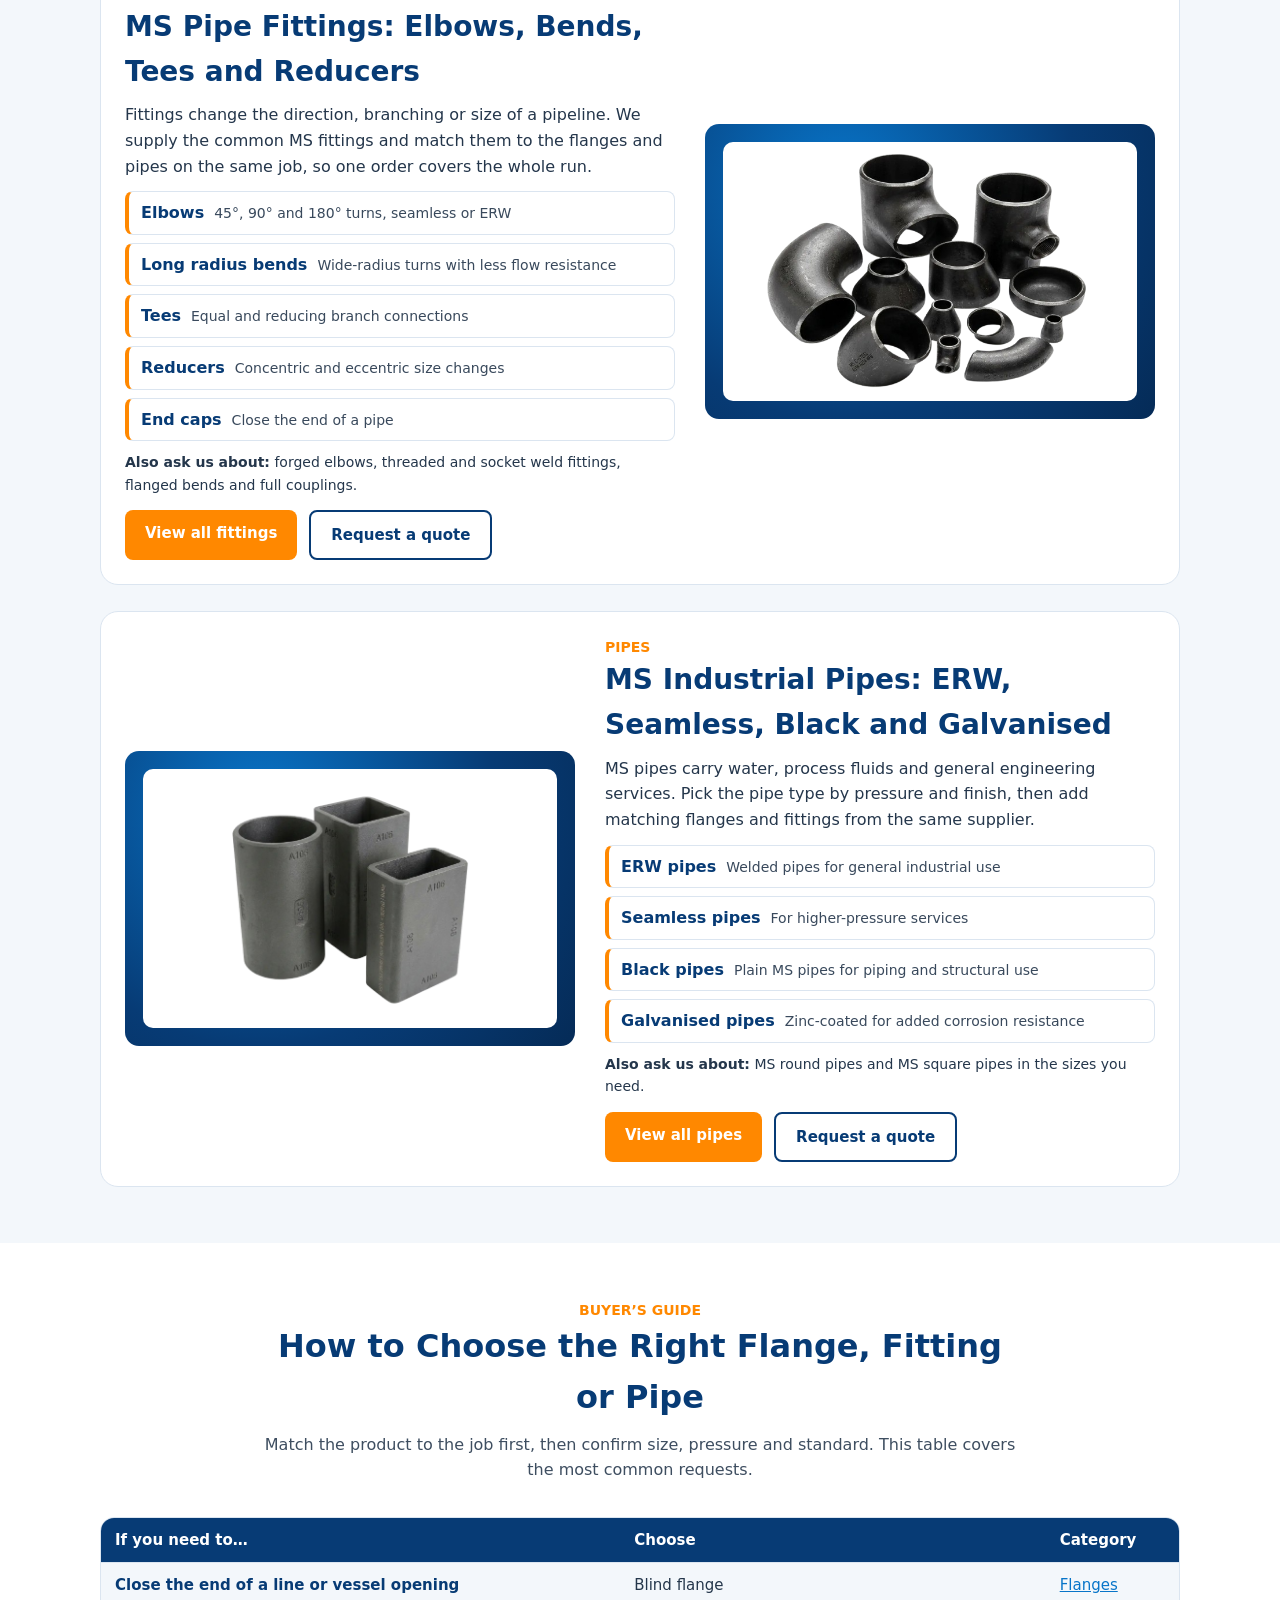
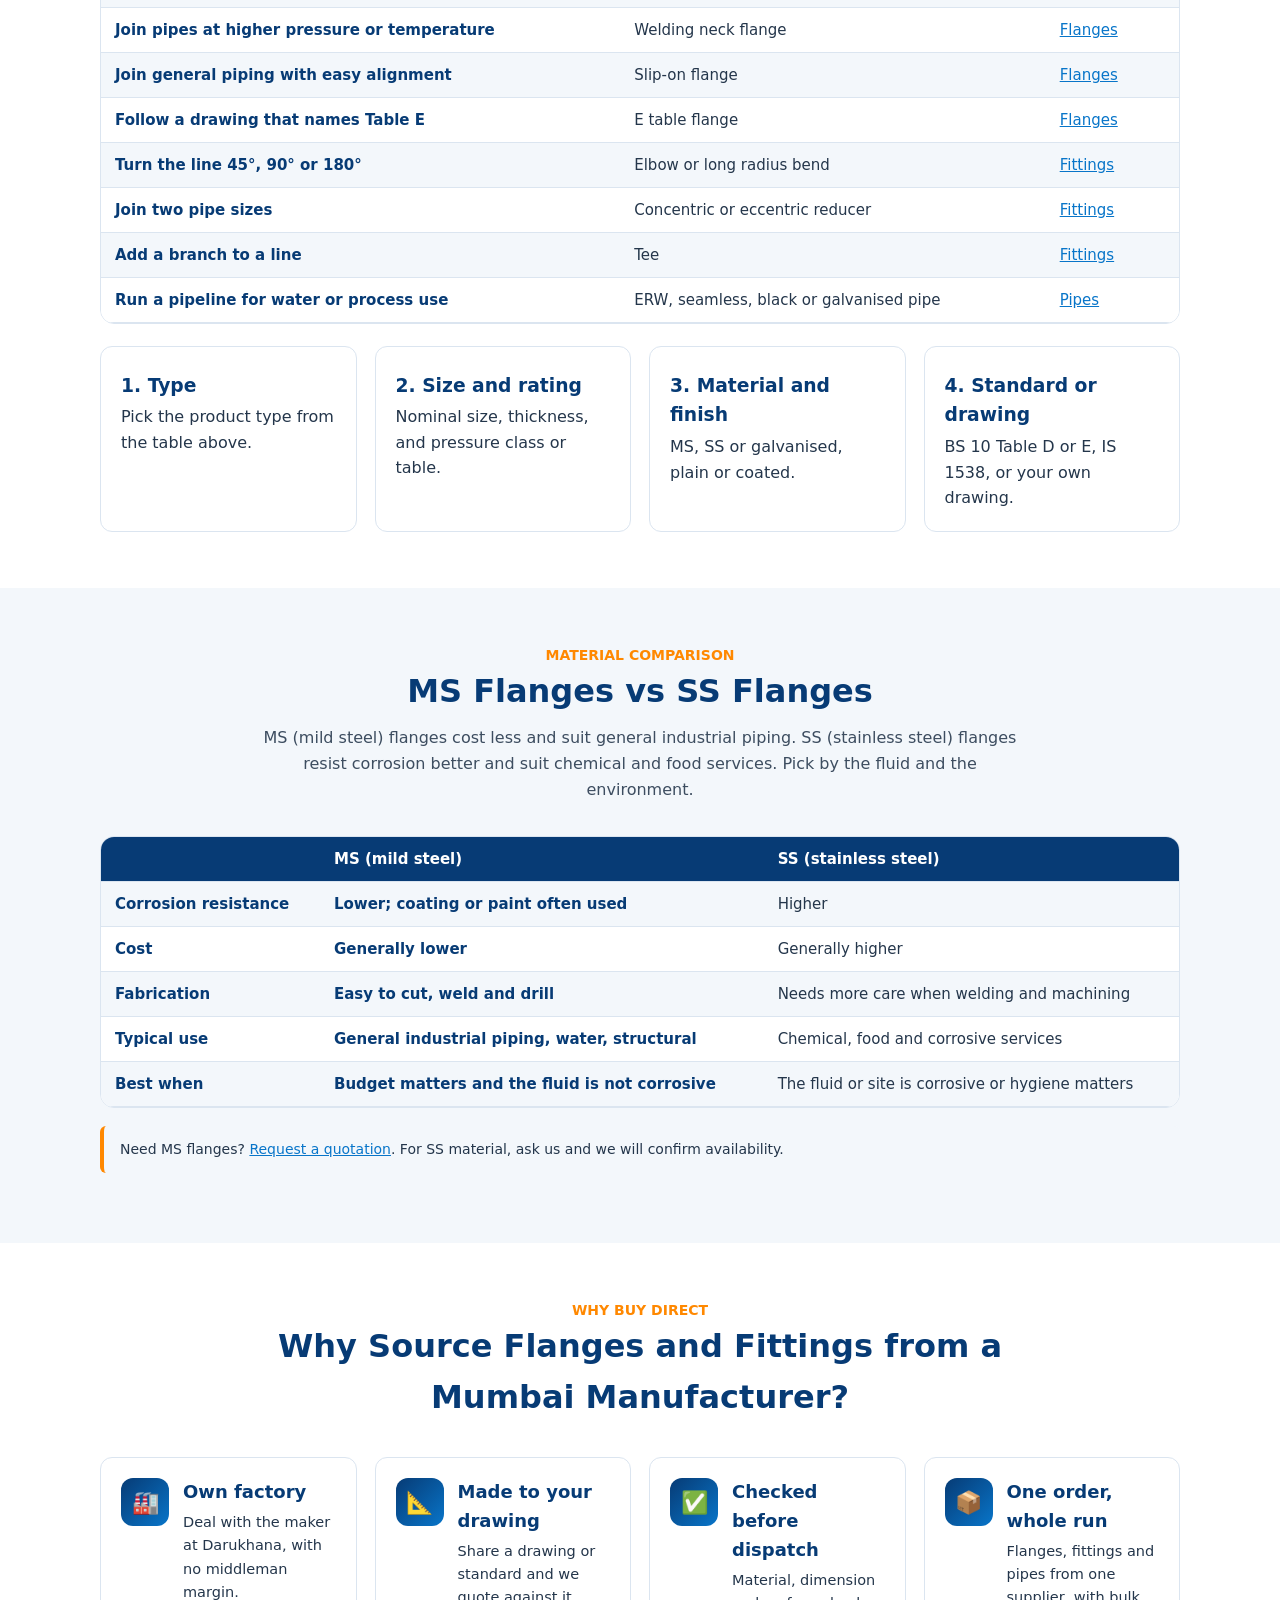
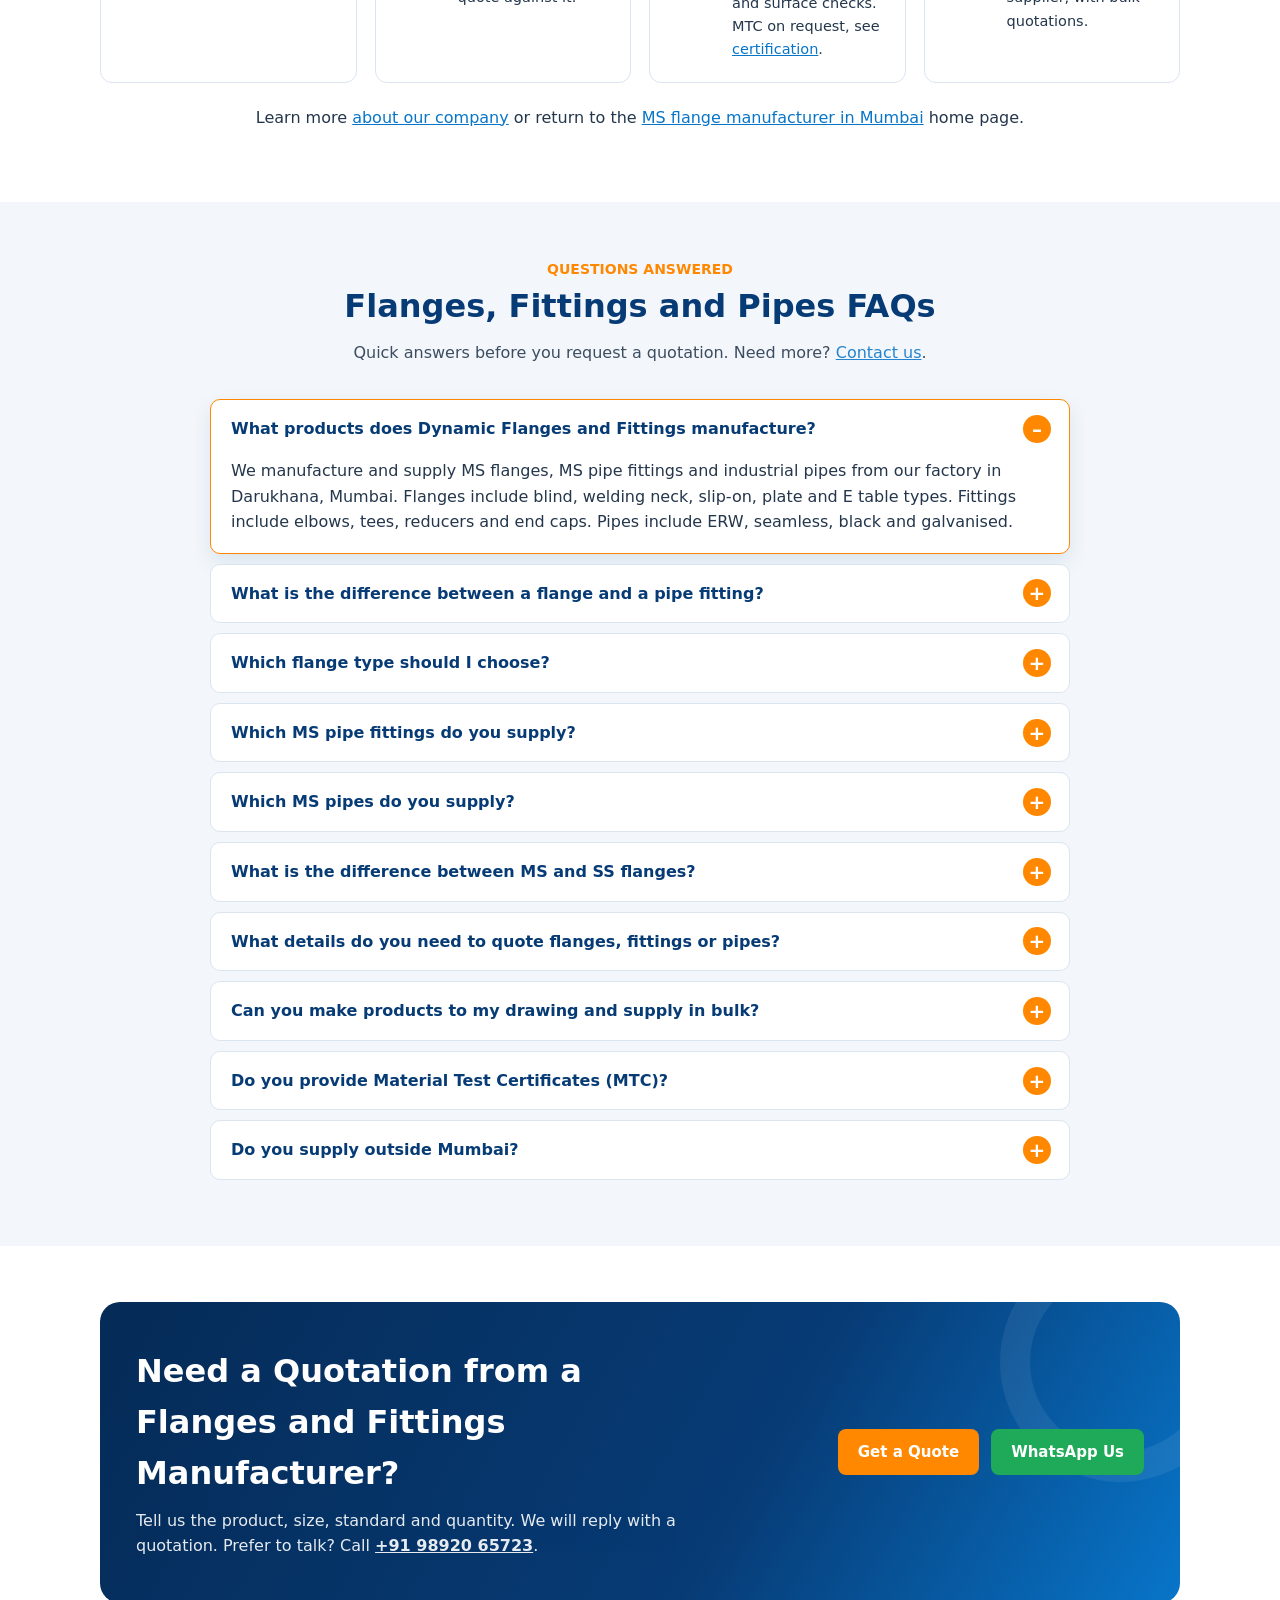
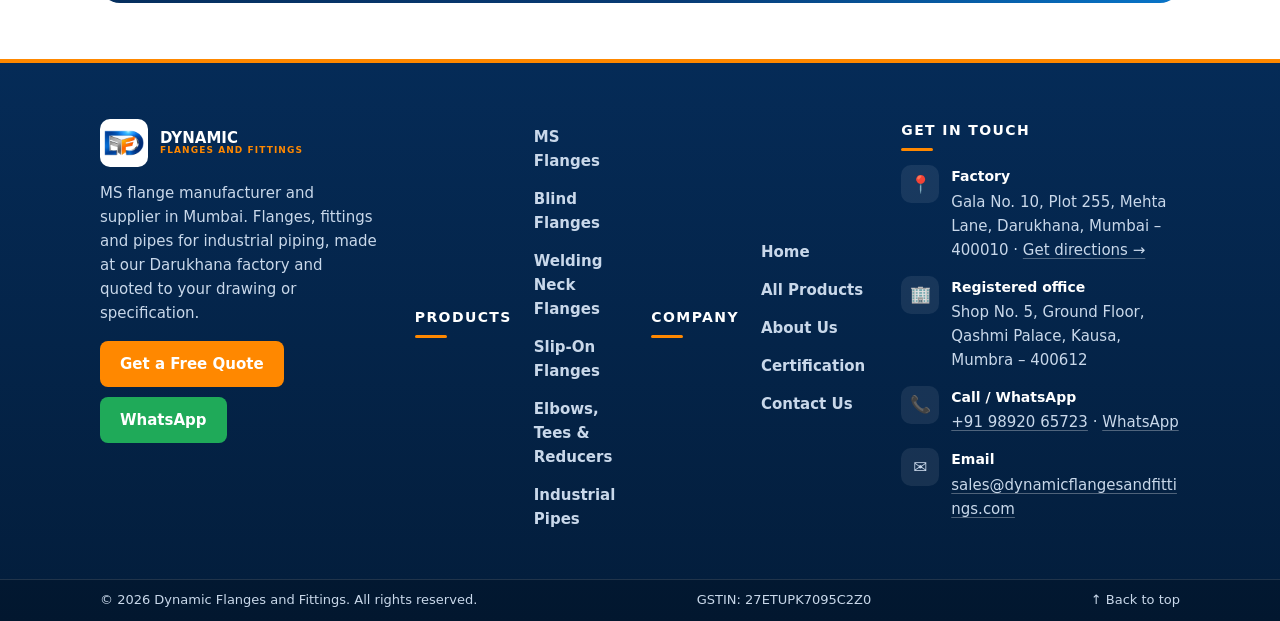
<file: products.html>
<!DOCTYPE html>
<html lang="en-IN">

<head>
    <meta charset="utf-8">
    <meta name="viewport" content="width=device-width, initial-scale=1, viewport-fit=cover">
    <link rel="icon" href="/favicon.ico" sizes="48x48">
    <link rel="icon" type="image/svg+xml" href="/favicon.svg">
    <link rel="icon" type="image/png" sizes="48x48" href="/favicon-48x48.png">
    <link rel="apple-touch-icon" href="/apple-touch-icon.png">
    <meta name="theme-color" content="#073B75">
    <title>Industrial Flanges &amp; Fittings Manufacturer | Dynamic Flanges and Fittings</title>
    <meta name="description"
        content="Industrial flanges and fittings manufacturer in Mumbai: MS flanges, elbows, bends, tees, reducers and pipes, quoted to your drawing or standard. Get a quote.">
    <meta name="robots" content="index, follow, max-image-preview:large, max-snippet:-1">
    <meta name="theme-color" content="#073B75">
    <meta name="geo.region" content="IN-MH">
    <meta name="geo.placename" content="Mumbai">
    <link rel="canonical" href="https://dynamicflangesandfittings.com/products.html">
    <link rel="alternate" hreflang="en-in" href="https://dynamicflangesandfittings.com/products.html">
    <link rel="alternate" hreflang="x-default" href="https://dynamicflangesandfittings.com/products.html">
    <meta property="og:type" content="website">
    <meta property="og:locale" content="en_IN">
    <meta property="og:site_name" content="Dynamic Flanges and Fittings">
    <meta property="og:title" content="Industrial Flanges &amp; Fittings Manufacturer | Dynamic Flanges">
    <meta property="og:description"
        content="Industrial flanges and fittings manufacturer in Mumbai: MS flanges, elbows, bends, tees, reducers and pipes, quoted to your drawing or standard. Get a quote.">
    <meta property="og:url" content="https://dynamicflangesandfittings.com/products.html">
    <meta property="og:image" content="https://dynamicflangesandfittings.com/images/ms-flanges-image.png">
    <meta name="twitter:card" content="summary_large_image">
    <meta name="twitter:title" content="Industrial Flanges &amp; Fittings Manufacturer | Dynamic Flanges">
    <meta name="twitter:description"
        content="Industrial flanges and fittings manufacturer in Mumbai: MS flanges, elbows, bends, tees, reducers and pipes, quoted to your drawing or standard. Get a quote.">
    
    <link rel="stylesheet" href="css/style.css">
    <style>
        

        .phero .lead {
            max-width: 720px
        }

        .jump {
            display: flex;
            flex-wrap: wrap;
            gap: 8px;
            margin-top: 22px
        }

        .jump a {
            background: var(--card);
            border: 1px solid var(--line);
            color: var(--head);
            font-weight: 600;
            font-size: 14px;
            padding: 7px 14px;
            border-radius: 20px;
            text-decoration: none;
            transition: background .15s, color .15s, border-color .15s
        }

        .jump a:hover {
            background: var(--orange);
            border-color: var(--orange);
            color: #fff
        }

        section.tight {
            padding-top: 36px;
            padding-bottom: 12px
        }

        .stack {
            display: grid;
            gap: 26px
        }

        .crow {
            display: grid;
            grid-template-columns: .9fr 1.1fr;
            gap: 30px;
            align-items: center;
            background: var(--card);
            border: 1px solid var(--line);
            border-radius: 18px;
            padding: 24px;
            transition: box-shadow .25s
        }

        .crow:hover {
            box-shadow: 0 14px 34px rgba(7, 59, 117, .16)
        }

        .crow.rev {
            grid-template-columns: 1.1fr .9fr
        }

        .crow.rev .cimg {
            order: 2
        }

        .cimg {
            display: block;
            background: radial-gradient(circle at 30% 20%, var(--blue), var(--navy) 60%, var(--deep));
            border-radius: 14px;
            padding: 18px;
            overflow: hidden
        }

        .cimg img {
            display: block;
            width: 100%;
            height: auto;
            aspect-ratio: 8/5;
            object-fit: contain;
            background: #fff;
            border-radius: 10px;
            padding: 6px;
            transition: transform .4s
        }

        .cimg:hover img {
            transform: scale(1.04)
        }

        .cbody h2 {
            font-size: clamp(22px, 3vw, 28px)
        }

        .cbody p {
            margin: 6px 0 12px
        }

        .tl {
            list-style: none;
            margin: 0 0 6px;
            padding: 0;
            display: grid;
            gap: 8px
        }

        .tl a {
            display: flex;
            gap: 10px;
            align-items: baseline;
            text-decoration: none;
            color: var(--text);
            padding: 8px 12px;
            border: 1px solid var(--line);
            border-left: 4px solid var(--orange);
            border-radius: 8px;
            background: var(--bg);
            transition: background .15s
        }

        .tl a:hover {
            background: var(--alt)
        }

        .tl b {
            color: var(--head);
            white-space: nowrap
        }

        .tl span {
            font-size: 14px;
            opacity: .9
        }

        .cbody .more {
            font-size: 14px;
            margin: 10px 0 14px
        }

        .cbody .row {
            margin-top: 8px
        }

        @media(max-width:820px) {
            .phero {
                background: var(--alt)
            }

            .crow,
            .crow.rev {
                grid-template-columns: 1fr;
                padding: 16px
            }

            .crow.rev .cimg {
                order: 0
            }
        }

        @media(max-width:480px) {
            .tl a {
                flex-direction: column;
                gap: 2px
            }

            .tl b {
                white-space: normal
            }
        }
    </style>
    <script type="application/ld+json">
{
 "@context": "https://schema.org",
 "@graph": [
  {
   "@type": "CollectionPage",
   "@id": "https://dynamicflangesandfittings.com/products.html#webpage",
   "url": "https://dynamicflangesandfittings.com/products.html",
   "name": "Industrial Flanges & Fittings Manufacturer | Dynamic Flanges",
   "description": "Industrial flanges and fittings manufacturer in Mumbai: MS flanges, elbows, bends, tees, reducers and pipes, quoted to your drawing or standard. Get a quote.",
   "inLanguage": "en-IN",
   "isPartOf": {
    "@id": "https://dynamicflangesandfittings.com/#website"
   },
   "breadcrumb": {
    "@id": "https://dynamicflangesandfittings.com/products.html#breadcrumb"
   },
   "about": {
    "@id": "https://dynamicflangesandfittings.com/#org"
   },
   "mainEntity": {
    "@id": "https://dynamicflangesandfittings.com/products.html#categories"
   },
   "speakable": {
    "@type": "SpeakableSpecification",
    "cssSelector": [
     "h1",
     ".answer"
    ]
   }
  },
  {
   "@type": "WebSite",
   "@id": "https://dynamicflangesandfittings.com/#website",
   "name": "Dynamic Flanges and Fittings",
   "url": "https://dynamicflangesandfittings.com/",
   "inLanguage": "en-IN",
   "publisher": {
    "@id": "https://dynamicflangesandfittings.com/#org"
   }
  },
  {
   "@type": [
    "Organization",
    "LocalBusiness"
   ],
   "@id": "https://dynamicflangesandfittings.com/#org",
   "name": "Dynamic Flanges and Fittings",
   "url": "https://dynamicflangesandfittings.com/",
   "email": "sales@dynamicflangesandfittings.com",
   "telephone": "+91-9892065723",
   "taxID": "27ETUPK7095C2Z0",
   "address": {
    "@type": "PostalAddress",
    "streetAddress": "Gala No. 10, Plot 255, Mehta Lane, Darukhana",
    "addressLocality": "Mumbai",
    "addressRegion": "Maharashtra",
    "postalCode": "400010",
    "addressCountry": "IN"
   },
   "areaServed": [
    {
     "@type": "City",
     "name": "Mumbai"
    },
    {
     "@type": "City",
     "name": "Navi Mumbai"
    },
    {
     "@type": "City",
     "name": "Thane"
    },
    {
     "@type": "State",
     "name": "Maharashtra"
    }
   ]
  },
  {
   "@type": "BreadcrumbList",
   "@id": "https://dynamicflangesandfittings.com/products.html#breadcrumb",
   "itemListElement": [
    {
     "@type": "ListItem",
     "position": 1,
     "name": "Home",
     "item": "https://dynamicflangesandfittings.com/"
    },
    {
     "@type": "ListItem",
     "position": 2,
     "name": "Products",
     "item": "https://dynamicflangesandfittings.com/products.html"
    }
   ]
  },
  {
   "@type": "ItemList",
   "@id": "https://dynamicflangesandfittings.com/products.html#categories",
   "name": "Flanges, fittings and pipes",
   "itemListElement": [
    {
     "@type": "ListItem",
     "position": 1,
     "name": "Flanges",
     "url": "https://dynamicflangesandfittings.com/flanges.html"
    },
    {
     "@type": "ListItem",
     "position": 2,
     "name": "Fittings",
     "url": "https://dynamicflangesandfittings.com/fittings.html"
    },
    {
     "@type": "ListItem",
     "position": 3,
     "name": "Pipes",
     "url": "https://dynamicflangesandfittings.com/pipes.html"
    }
   ]
  },
  {
   "@type": "FAQPage",
   "@id": "https://dynamicflangesandfittings.com/products.html#faq",
   "mainEntity": [
    {
     "@type": "Question",
     "name": "What products does Dynamic Flanges and Fittings manufacture?",
     "acceptedAnswer": {
      "@type": "Answer",
      "text": "We manufacture and supply MS flanges, MS pipe fittings and industrial pipes from our factory in Darukhana, Mumbai. Flanges include blind, welding neck, slip-on, plate and E table types. Fittings include elbows, tees, reducers and end caps. Pipes include ERW, seamless, black and galvanised."
     }
    },
    {
     "@type": "Question",
     "name": "What is the difference between a flange and a pipe fitting?",
     "acceptedAnswer": {
      "@type": "Answer",
      "text": "A flange is a bolted joint that connects pipes, valves and equipment so a line can be opened for inspection. A pipe fitting, such as an elbow, tee or reducer, changes the direction, branching or size of the line. Most piping jobs need both."
     }
    },
    {
     "@type": "Question",
     "name": "Which flange type should I choose?",
     "acceptedAnswer": {
      "@type": "Answer",
      "text": "Use a blind flange to close a line end, a welding neck flange for higher pressure and temperature, a slip-on flange for general piping that needs easy alignment, and a plate flange for low-pressure lines. Use an E table flange when your drawing names BS 10 Table E."
     }
    },
    {
     "@type": "Question",
     "name": "Which MS pipe fittings do you supply?",
     "acceptedAnswer": {
      "@type": "Answer",
      "text": "We supply elbows, tees, reducers and end caps. You can ask for 45 degree, 90 degree and 180 degree elbows, long radius bends, and concentric or eccentric reducers. Send size, thickness, seamless or ERW preference and quantity, and we will confirm availability."
     }
    },
    {
     "@type": "Question",
     "name": "Which MS pipes do you supply?",
     "acceptedAnswer": {
      "@type": "Answer",
      "text": "We supply ERW, seamless, black and galvanised MS pipes for industrial piping. Round and square pipes can be quoted on enquiry. Sizes, thickness and length are confirmed at quotation, so share your requirement with the quantity."
     }
    },
    {
     "@type": "Question",
     "name": "What is the difference between MS and SS flanges?",
     "acceptedAnswer": {
      "@type": "Answer",
      "text": "MS (mild steel) flanges cost less and suit general industrial piping, water and structural use, usually with paint or coating. SS (stainless steel) flanges resist corrosion better and suit chemical, food and corrosive services, at a higher price."
     }
    },
    {
     "@type": "Question",
     "name": "What details do you need to quote flanges, fittings or pipes?",
     "acceptedAnswer": {
      "@type": "Answer",
      "text": "Send the product type, nominal size, thickness or pressure class, material, standard or drawing, and quantity. For flanges, also name the table, such as BS 10 Table D or E, or IS 1538. A drawing or clear photo of the old part helps us quote faster."
     }
    },
    {
     "@type": "Question",
     "name": "Can you make products to my drawing and supply in bulk?",
     "acceptedAnswer": {
      "@type": "Answer",
      "text": "Yes. Send your drawing or specification and we will quote against it. We manufacture, check dimensions and surface finish, and dispatch. Bulk quotations are available for contractors, project purchasers and industrial buyers."
     }
    },
    {
     "@type": "Question",
     "name": "Do you provide Material Test Certificates (MTC)?",
     "acceptedAnswer": {
      "@type": "Answer",
      "text": "Material Test Certificates and inspection reports can be provided with supply where available. Please ask for them when you send your enquiry so we can arrange them with your order. See our certification page for details."
     }
    },
    {
     "@type": "Question",
     "name": "Do you supply outside Mumbai?",
     "acceptedAnswer": {
      "@type": "Answer",
      "text": "Yes. We supply Mumbai, Navi Mumbai, Thane, Pune and the rest of Maharashtra, and welcome enquiries from Gujarat, Delhi, Kolkata, Chennai, Bangalore and other states. Share your delivery location with your enquiry."
     }
    }
   ]
  }
 ]
}
</script>
</head>

<body>
    <a href="#main" style="position:absolute;left:-9999px" onfocus="this.style.left='8px'">Skip to content</a>
    <div class="topbar">
        <div class="w"><span>📍 Darukhana, Mumbai – 400010</span><span><a href="tel:+919892065723">📞 +91 98920
                    65723</a> &nbsp;·&nbsp; <a href="mailto:sales@dynamicflangesandfittings.com">✉️
                    sales@dynamicflangesandfittings.com</a></span></div>
    </div>
    <header>
        <div class="w">
            <a class="logo" href="index.html"><img src="images/logo.png" alt="Dynamic Flanges and Fittings logo"
                    width="44" height="44" decoding="async"><span>DYNAMIC<small>FLANGES AND FITTINGS</small></span></a>
            <nav id="nav" aria-label="Main"><a href="index.html">Home</a><a href="products.html" class="on"
                    aria-current="page">Products</a><a href="about.html">About Us</a><a
                    href="certification.html">Certification</a><a href="contact.html">Contact</a></nav>
            <div style="display:flex;gap:10px;align-items:center"><a class="btn q" href="contact.html">Get a
                    Quote</a><button id="mb" aria-label="Menu">☰</button></div>
        </div>
    </header>
    <main id="main">
        <section class="phero">
            <div class="w">
                <div class="crumb"><a href="index.html">Home</a> › Products</div>
                <h1>Industrial Flanges and Fittings Manufacturer <span>in Mumbai</span></h1>
                <p class="lead answer"><strong>Dynamic Flanges and Fittings</strong> is an industrial flanges and
                    fittings manufacturer in Mumbai. We make and supply MS flanges, pipe fittings and industrial pipes
                    from our Darukhana factory, quoted to your drawing or standard. Choose a category below to see every
                    type and request a quotation.</p>
                <div class="row"><a class="btn" href="contact.html">Get a Quote</a><a class="btn g"
                        href="https://wa.me/919892065723?text=Hello%20Dynamic%20Flanges%2C%20I%20need%20a%20quote"
                        target="_blank" rel="noopener">WhatsApp Us</a></div>
                <nav class="jump" aria-label="On this page"><a href="#flanges">Flanges</a><a
                        href="#fittings">Fittings</a><a href="#pipes">Pipes</a><a href="#choose">How to choose</a><a
                        href="#ms-vs-ss">MS vs SS</a><a href="#faq">FAQ</a></nav>
            </div>
        </section>

        <!-- <section class="tight">
            <div class="w">
                <div class="cats" id="all-products"><a class="cc" href="flanges.html"
                        title="Flanges manufacturer and supplier in Mumbai">
                        <div class="top"><span class="cnt">5 types</span><svg viewBox="0 0 100 100" role="img"
                                aria-label="Flanges icon">
                                <use href="#fl" />
                            </svg></div>
                        <div class="bd">
                            <h3>Flanges</h3>
                            <p>Blind, welding neck, slip-on, plate and E table flanges for bolted pipe joints.</p>
                            <div class="chips"><span>Blind</span><span>Welding
                                    Neck</span><span>Slip-On</span><span>Plate</span><span>E Table</span></div>
                            <div class="go">View Flanges <i>→</i></div>
                        </div>
                    </a><a class="cc" href="fittings.html" title="Fittings manufacturer and supplier in Mumbai">
                        <div class="top"><span class="cnt">5 types</span><svg viewBox="0 0 100 100" role="img"
                                aria-label="Fittings icon">
                                <use href="#el" />
                            </svg></div>
                        <div class="bd">
                            <h3>Fittings</h3>
                            <p>Elbows, bends, tees, reducers and caps to turn, branch, resize and close piping runs.</p>
                            <div class="chips">
                                <span>Elbows</span><span>Bends</span><span>Tees</span><span>Reducers</span><span>End
                                    Caps</span></div>
                            <div class="go">View Fittings <i>→</i></div>
                        </div>
                    </a><a class="cc" href="pipes.html" title="Pipes manufacturer and supplier in Mumbai">
                        <div class="top"><span class="cnt">4 types</span><svg viewBox="0 0 100 100" role="img"
                                aria-label="Pipes icon">
                                <use href="#pi" />
                            </svg></div>
                        <div class="bd">
                            <h3>Pipes</h3>
                            <p>MS industrial pipes for water, process and general engineering piping.</p>
                            <div class="chips">
                                <span>ERW</span><span>Seamless</span><span>Black</span><span>Galvanised</span></div>
                            <div class="go">View Pipes <i>→</i></div>
                        </div>
                    </a></div>
            </div>
        </section> -->

        <section class="alt">
            <div class="w">
                <div class="sh">
                    <div class="eyebrow">PRODUCT RANGE</div>
                    <h2>Flanges, Fittings and Pipes: Types and Uses</h2>
                    <p>Browse each category of our flanges and fittings manufacturer range in detail. Every type below
                        can be requested with size, standard and quantity.</p>
                </div>
                <div class="stack">
                    <article class="crow" id="flanges">
                        <a class="cimg" href="flanges.html"><img src="images/ms-flanges-image.png" width="400"
                                height="250" loading="lazy" decoding="async"
                                alt="MS flanges: blind, welding neck, slip-on and plate flanges made in Mumbai"></a>
                        <div class="cbody">
                            <div class="eyebrow">FLANGES</div>
                            <h2>MS Flanges Manufacturer in Mumbai</h2>
                            <p class="answer">MS flanges join pipes, valves and equipment with bolts so a line can be
                                opened for inspection. We make five main types and quote each to your drawing, BS 10
                                table or IS 1538 table.</p>
                            <ul class="tl">
                                <li><a href="flanges.html"><b>Blind flanges</b><span>Close the end of a pipe, nozzle or
                                            vessel</span></a></li>
                                <li><a href="flanges.html"><b>Welding neck flanges</b><span>Tapered hub for higher
                                            pressure and temperature</span></a></li>
                                <li><a href="flanges.html"><b>Slip-on flanges</b><span>Easy to fit and align on general
                                            piping</span></a></li>
                                <li><a href="flanges.html"><b>Plate flanges</b><span>Flat plate for low-pressure lines
                                            and custom drilling</span></a></li>
                                <li><a href="flanges.html"><b>E table flanges</b><span>Drilled to BS 10 Table
                                            E</span></a></li>
                            </ul>
                            <p class="more"><b>Also ask us about:</b> socket weld, orifice, lap joint (stub end),
                                forged, male-female and long weld neck flanges.
                                <!-- CONFIRM: delete anything you do not make --></p>
                            <div class="row"><a class="btn" href="flanges.html">View all flanges</a><a class="btn o"
                                    href="contact.html?p=Blind%20Flanges">Request a quote</a></div>
                        </div>
                    </article>
                    <article class="crow rev" id="fittings">
                        <a class="cimg" href="fittings.html"><img src="images/ms-fittings-image.png" width="400"
                                height="250" loading="lazy" decoding="async"
                                alt="MS pipe fittings: elbows, tees and reducers made in Mumbai"></a>
                        <div class="cbody">
                            <div class="eyebrow">FITTINGS</div>
                            <h2>MS Pipe Fittings: Elbows, Bends, Tees and Reducers</h2>
                            <p class="answer">Fittings change the direction, branching or size of a pipeline. We supply
                                the common MS fittings and match them to the flanges and pipes on the same job, so one
                                order covers the whole run.</p>
                            <ul class="tl">
                                <li><a href="fittings.html"><b>Elbows</b><span>45°, 90° and 180° turns, seamless or
                                            ERW</span></a></li>
                                <li><a href="fittings.html"><b>Long radius bends</b><span>Wide-radius turns with less
                                            flow resistance</span></a></li>
                                <li><a href="fittings.html"><b>Tees</b><span>Equal and reducing branch
                                            connections</span></a></li>
                                <li><a href="fittings.html"><b>Reducers</b><span>Concentric and eccentric size
                                            changes</span></a></li>
                                <li><a href="fittings.html"><b>End caps</b><span>Close the end of a pipe</span></a></li>
                            </ul>
                            <p class="more"><b>Also ask us about:</b> forged elbows, threaded and socket weld fittings,
                                flanged bends and full couplings. <!-- CONFIRM: delete anything you do not make --></p>
                            <div class="row"><a class="btn" href="fittings.html">View all fittings</a><a class="btn o"
                                    href="contact.html?p=Elbows">Request a quote</a></div>
                        </div>
                    </article>
                    <article class="crow" id="pipes">
                        <a class="cimg" href="pipes.html"><img src="images/ms-pipes-image.png" width="400" height="250"
                                loading="lazy" decoding="async"
                                alt="MS industrial pipes for industrial piping systems"></a>
                        <div class="cbody">
                            <div class="eyebrow">PIPES</div>
                            <h2>MS Industrial Pipes: ERW, Seamless, Black and Galvanised</h2>
                            <p class="answer">MS pipes carry water, process fluids and general engineering services.
                                Pick the pipe type by pressure and finish, then add matching flanges and fittings from
                                the same supplier.</p>
                            <ul class="tl">
                                <li><a href="pipes.html"><b>ERW pipes</b><span>Welded pipes for general industrial
                                            use</span></a></li>
                                <li><a href="pipes.html"><b>Seamless pipes</b><span>For higher-pressure
                                            services</span></a></li>
                                <li><a href="pipes.html"><b>Black pipes</b><span>Plain MS pipes for piping and
                                            structural use</span></a></li>
                                <li><a href="pipes.html"><b>Galvanised pipes</b><span>Zinc-coated for added corrosion
                                            resistance</span></a></li>
                            </ul>
                            <p class="more"><b>Also ask us about:</b> MS round pipes and MS square pipes in the sizes
                                you need. <!-- CONFIRM: delete anything you do not make --></p>
                            <div class="row"><a class="btn" href="pipes.html">View all pipes</a><a class="btn o"
                                    href="contact.html?p=ERW%20Pipes">Request a quote</a></div>
                        </div>
                    </article>
                </div>
            </div>
        </section>

        <section id="choose">
            <div class="w">
                <div class="sh">
                    <div class="eyebrow">BUYER’S GUIDE</div>
                    <h2>How to Choose the Right Flange, Fitting or Pipe</h2>
                    <p class="answer">Match the product to the job first, then confirm size, pressure and standard. This
                        table covers the most common requests.</p>
                </div>
                <div class="tw sc">
                    <table>
                        <tr>
                            <th>If you need to…</th>
                            <th>Choose</th>
                            <th>Category</th>
                        </tr>
                        <tr>
                            <td>Close the end of a line or vessel opening</td>
                            <td>Blind flange</td>
                            <td><a href="flanges.html">Flanges</a></td>
                        </tr>
                        <tr>
                            <td>Join pipes at higher pressure or temperature</td>
                            <td>Welding neck flange</td>
                            <td><a href="flanges.html">Flanges</a></td>
                        </tr>
                        <tr>
                            <td>Join general piping with easy alignment</td>
                            <td>Slip-on flange</td>
                            <td><a href="flanges.html">Flanges</a></td>
                        </tr>
                        <tr>
                            <td>Follow a drawing that names Table E</td>
                            <td>E table flange</td>
                            <td><a href="flanges.html">Flanges</a></td>
                        </tr>
                        <tr>
                            <td>Turn the line 45°, 90° or 180°</td>
                            <td>Elbow or long radius bend</td>
                            <td><a href="fittings.html">Fittings</a></td>
                        </tr>
                        <tr>
                            <td>Join two pipe sizes</td>
                            <td>Concentric or eccentric reducer</td>
                            <td><a href="fittings.html">Fittings</a></td>
                        </tr>
                        <tr>
                            <td>Add a branch to a line</td>
                            <td>Tee</td>
                            <td><a href="fittings.html">Fittings</a></td>
                        </tr>
                        <tr>
                            <td>Run a pipeline for water or process use</td>
                            <td>ERW, seamless, black or galvanised pipe</td>
                            <td><a href="pipes.html">Pipes</a></td>
                        </tr>
                    </table>
                </div>
                <div class="grid" style="margin-top:22px">
                    <div class="card">
                        <h3>1. Type</h3>Pick the product type from the table above.
                    </div>
                    <div class="card">
                        <h3>2. Size and rating</h3>Nominal size, thickness, and pressure class or table.
                    </div>
                    <div class="card">
                        <h3>3. Material and finish</h3>MS, SS or galvanised, plain or coated.
                    </div>
                    <div class="card">
                        <h3>4. Standard or drawing</h3>BS 10 Table D or E, IS 1538, or your own drawing.
                    </div>
                </div>
            </div>
        </section>

        <section class="alt" id="ms-vs-ss">
            <div class="w">
                <div class="sh">
                    <div class="eyebrow">MATERIAL COMPARISON</div>
                    <h2>MS Flanges vs SS Flanges</h2>
                    <p class="answer">MS (mild steel) flanges cost less and suit general industrial piping. SS
                        (stainless steel) flanges resist corrosion better and suit chemical and food services. Pick by
                        the fluid and the environment.</p>
                </div>
                <div class="tw sc">
                    <table class="cmp">
                        <tr>
                            <th></th>
                            <th>MS (mild steel)</th>
                            <th>SS (stainless steel)</th>
                        </tr>
                        <tr>
                            <td>Corrosion resistance</td>
                            <td>Lower; coating or paint often used</td>
                            <td>Higher</td>
                        </tr>
                        <tr>
                            <td>Cost</td>
                            <td>Generally lower</td>
                            <td>Generally higher</td>
                        </tr>
                        <tr>
                            <td>Fabrication</td>
                            <td>Easy to cut, weld and drill</td>
                            <td>Needs more care when welding and machining</td>
                        </tr>
                        <tr>
                            <td>Typical use</td>
                            <td>General industrial piping, water, structural</td>
                            <td>Chemical, food and corrosive services</td>
                        </tr>
                        <tr>
                            <td>Best when</td>
                            <td>Budget matters and the fluid is not corrosive</td>
                            <td>The fluid or site is corrosive or hygiene matters</td>
                        </tr>
                    </table>
                </div>
                <p class="note" style="margin-top:18px">Need MS flanges? <a
                        href="contact.html?p=Blind%20Flanges">Request a quotation</a>. For SS material, ask us and we
                    will confirm availability.</p>
            </div>
        </section>

        <section>
            <div class="w">
                <div class="sh">
                    <div class="eyebrow">WHY BUY DIRECT</div>
                    <h2>Why Source Flanges and Fittings from a Mumbai Manufacturer?</h2>
                </div>
                <div class="wy">
                    <div class="card"><span class="ico">🏭</span>
                        <div>
                            <h3>Own factory</h3>
                            <p>Deal with the maker at Darukhana, with no middleman margin.</p>
                        </div>
                    </div>
                    <div class="card"><span class="ico">📐</span>
                        <div>
                            <h3>Made to your drawing</h3>
                            <p>Share a drawing or standard and we quote against it.</p>
                        </div>
                    </div>
                    <div class="card"><span class="ico">✅</span>
                        <div>
                            <h3>Checked before dispatch</h3>
                            <p>Material, dimension and surface checks. MTC on request, see <a
                                    href="certification.html">certification</a>.</p>
                        </div>
                    </div>
                    <div class="card"><span class="ico">📦</span>
                        <div>
                            <h3>One order, whole run</h3>
                            <p>Flanges, fittings and pipes from one supplier, with bulk quotations.</p>
                        </div>
                    </div>
                </div>
                <p style="text-align:center;margin-top:22px">Learn more <a href="about.html">about our company</a> or
                    return to the <a href="index.html">MS flange manufacturer in Mumbai</a> home page.</p>
            </div>
        </section>

        <section class="alt" id="faq">
            <div class="w">
                <div class="sh">
                    <div class="eyebrow">QUESTIONS ANSWERED</div>
                    <h2>Flanges, Fittings and Pipes FAQs</h2>
                    <p>Quick answers before you request a quotation. Need more? <a href="contact.html">Contact us</a>.
                    </p>
                </div>
                <div class="faq" style="max-width:860px;margin:0 auto">
                    <details open>
                        <summary>What products does Dynamic Flanges and Fittings manufacture?</summary>
                        <p class="answer">We manufacture and supply MS flanges, MS pipe fittings and industrial pipes
                            from our factory in Darukhana, Mumbai. Flanges include blind, welding neck, slip-on, plate
                            and E table types. Fittings include elbows, tees, reducers and end caps. Pipes include ERW,
                            seamless, black and galvanised.</p>
                    </details>
                    <details>
                        <summary>What is the difference between a flange and a pipe fitting?</summary>
                        <p class="answer">A flange is a bolted joint that connects pipes, valves and equipment so a line
                            can be opened for inspection. A pipe fitting, such as an elbow, tee or reducer, changes the
                            direction, branching or size of the line. Most piping jobs need both.</p>
                    </details>
                    <details>
                        <summary>Which flange type should I choose?</summary>
                        <p class="answer">Use a blind flange to close a line end, a welding neck flange for higher
                            pressure and temperature, a slip-on flange for general piping that needs easy alignment, and
                            a plate flange for low-pressure lines. Use an E table flange when your drawing names BS 10
                            Table E.</p>
                    </details>
                    <details>
                        <summary>Which MS pipe fittings do you supply?</summary>
                        <p class="answer">We supply elbows, tees, reducers and end caps. You can ask for 45 degree, 90
                            degree and 180 degree elbows, long radius bends, and concentric or eccentric reducers. Send
                            size, thickness, seamless or ERW preference and quantity, and we will confirm availability.
                        </p>
                    </details>
                    <details>
                        <summary>Which MS pipes do you supply?</summary>
                        <p class="answer">We supply ERW, seamless, black and galvanised MS pipes for industrial piping.
                            Round and square pipes can be quoted on enquiry. Sizes, thickness and length are confirmed
                            at quotation, so share your requirement with the quantity.</p>
                    </details>
                    <details>
                        <summary>What is the difference between MS and SS flanges?</summary>
                        <p class="answer">MS (mild steel) flanges cost less and suit general industrial piping, water
                            and structural use, usually with paint or coating. SS (stainless steel) flanges resist
                            corrosion better and suit chemical, food and corrosive services, at a higher price.</p>
                    </details>
                    <details>
                        <summary>What details do you need to quote flanges, fittings or pipes?</summary>
                        <p class="answer">Send the product type, nominal size, thickness or pressure class, material,
                            standard or drawing, and quantity. For flanges, also name the table, such as BS 10 Table D
                            or E, or IS 1538. A drawing or clear photo of the old part helps us quote faster.</p>
                    </details>
                    <details>
                        <summary>Can you make products to my drawing and supply in bulk?</summary>
                        <p class="answer">Yes. Send your drawing or specification and we will quote against it. We
                            manufacture, check dimensions and surface finish, and dispatch. Bulk quotations are
                            available for contractors, project purchasers and industrial buyers.</p>
                    </details>
                    <details>
                        <summary>Do you provide Material Test Certificates (MTC)?</summary>
                        <p class="answer">Material Test Certificates and inspection reports can be provided with supply
                            where available. Please ask for them when you send your enquiry so we can arrange them with
                            your order. See our certification page for details.</p>
                    </details>
                    <details>
                        <summary>Do you supply outside Mumbai?</summary>
                        <p class="answer">Yes. We supply Mumbai, Navi Mumbai, Thane, Pune and the rest of Maharashtra,
                            and welcome enquiries from Gujarat, Delhi, Kolkata, Chennai, Bangalore and other states.
                            Share your delivery location with your enquiry.</p>
                    </details>
                </div>
            </div>
        </section>

        <section>
            <div class="w">
                <div class="ctab">
                    <div>
                        <h2>Need a Quotation from a Flanges and Fittings Manufacturer?</h2>
                        <p>Tell us the product, size, standard and quantity. We will reply with a quotation. Prefer to
                            talk? Call <a href="tel:+919892065723" style="color:#fff;font-weight:700">+91 98920
                                65723</a>.</p>
                    </div>
                    <div class="row"><a class="btn" href="contact.html">Get a Quote</a><a class="btn g"
                            href="https://wa.me/919892065723?text=Hello%20Dynamic%20Flanges%2C%20I%20need%20a%20quote"
                            target="_blank" rel="noopener">WhatsApp Us</a></div>
                </div>
            </div>
        </section>
    </main>
    <footer class="ft">
        <div class="w main">
            <div class="brand">
                <a class="logo" href="index.html"><img src="images/logo.png" alt="Dynamic Flanges and Fittings logo"
                        width="48" height="48" loading="lazy" decoding="async"><span>DYNAMIC<small>FLANGES AND
                            FITTINGS</small></span></a>
                <p>MS flange manufacturer and supplier in Mumbai. Flanges, fittings and pipes for industrial piping,
                    made at our Darukhana factory and quoted to your drawing or specification.</p>
                <div class="acts"><a class="btn" href="contact.html">Get a Free Quote</a><a class="btn g"
                        href="https://wa.me/919892065723?text=Hello%20Dynamic%20Flanges%2C%20I%20need%20a%20quote"
                        target="_blank" rel="noopener">WhatsApp</a></div>
            </div>
            <nav aria-label="Products">
                <h4>Products</h4>
                <ul>
                    <li><a href="flanges.html">MS Flanges</a></li>
                    <li><a href="flanges.html">Blind Flanges</a></li>
                    <li><a href="flanges.html">Welding Neck Flanges</a></li>
                    <li><a href="flanges.html">Slip-On Flanges</a></li>
                    <li><a href="fittings.html">Elbows, Tees &amp; Reducers</a></li>
                    <li><a href="pipes.html">Industrial Pipes</a></li>
                </ul>
            </nav>
            <nav aria-label="Company">
                <h4>Company</h4>
                <ul>
                    <li><a href="index.html">Home</a></li>
                    <li><a href="products.html">All Products</a></li>
                    <li><a href="about.html">About Us</a></li>
                    <li><a href="certification.html">Certification</a></li>
                    <li><a href="contact.html">Contact Us</a></li>
                </ul>
            </nav>
            <div class="contact">
                <h4>Get in Touch</h4>
                <address>
                    <div class="it"><span class="ic" aria-hidden="true">📍</span>
                        <div><b>Factory</b>Gala No. 10, Plot 255, Mehta Lane, Darukhana, Mumbai – 400010 · <a
                                href="https://www.google.com/maps/search/?api=1&amp;query=Mehta+Lane+Darukhana+Mumbai+400010"
                                target="_blank" rel="noopener">Get directions →</a></div>
                    </div>
                    <div class="it"><span class="ic" aria-hidden="true">🏢</span>
                        <div><b>Registered office</b>Shop No. 5, Ground Floor, Qashmi Palace, Kausa, Mumbra – 400612
                        </div>
                    </div>
                    <div class="it"><span class="ic" aria-hidden="true">📞</span>
                        <div><b>Call / WhatsApp</b><a href="tel:+919892065723">+91 98920 65723</a> · <a
                                href="https://wa.me/919892065723" target="_blank" rel="noopener">WhatsApp</a></div>
                    </div>
                    <div class="it"><span class="ic" aria-hidden="true">✉️</span>
                        <div><b>Email</b><a
                                href="mailto:sales@dynamicflangesandfittings.com">sales@dynamicflangesandfittings.com</a>
                        </div>
                    </div>
                </address>
            </div>
        </div>
        <div class="bar">
            <div class="w"><span>© 2026 Dynamic Flanges and Fittings. All rights reserved.</span><span>GSTIN:
                    27ETUPK7095C2Z0</span><a href="#">↑ Back to top</a></div>
        </div>
    </footer>
    <div class="fab"><a href="tel:+919892065723" style="background:var(--blue)"
            aria-label="Call Dynamic Flanges">📞</a><a href="https://wa.me/919892065723" target="_blank" rel="noopener"
            style="background:#1faa59" aria-label="WhatsApp Dynamic Flanges">💬</a></div>
    <script src="js/products.js" defer></script>
    <script src="js/main.js" defer></script>
</body>

</html>
</file>
<file: css/style.css>
:root{--navy:#073B75;--deep:#052B57;--blue:#0875C9;--orange:#FF8800;--bg:#fff;--alt:#F3F7FB;--text:#24364B;--card:#fff;--line:#dbe5f0;--head:#073B75}
@media (prefers-color-scheme:dark){:root:not([data-theme="light"]){color-scheme:dark;--bg:#0b1624;--alt:#101f33;--text:#d6e0ec;--card:#13263d;--line:#243a56;--head:#8cc6f5}}
:root{box-sizing:border-box;padding-top:env(safe-area-inset-top,0px);padding-bottom:env(safe-area-inset-bottom,0px)}
html{scroll-padding-top:90px;scroll-behavior:smooth}
*,*::before,*::after{box-sizing:inherit}
body{margin:0;font-family:Inter,system-ui,-apple-system,"Segoe UI",Roboto,Arial,sans-serif;background:var(--bg);color:var(--text);line-height:1.6}
a{color:var(--blue)}
.w{max-width:1120px;margin:0 auto;padding:0 20px}
header{position:sticky;top:env(safe-area-inset-top,0px);z-index:20;background:var(--card);border-bottom:1px solid var(--line)}
header .w{display:flex;align-items:center;justify-content:space-between;gap:16px;min-height:68px}
.logo{display:flex;align-items:center;gap:10px;text-decoration:none;color:var(--head);font-weight:800;line-height:1.1}
.logo b{display:grid;place-items:center;width:40px;height:40px;border-radius:8px;background:linear-gradient(135deg,var(--navy) 60%,var(--orange) 60%);color:#fff;font-size:15px}
.logo small{display:block;font-size:9px;letter-spacing:.12em;color:var(--orange);font-weight:700}
nav{display:flex;gap:22px;align-items:center}
nav a{text-decoration:none;color:var(--text);font-weight:600;font-size:15px;padding:4px 0;border-bottom:2px solid transparent}
nav a.on{color:var(--blue);border-color:var(--orange)}
.btn{display:inline-block;background:var(--orange);color:#fff!important;font-weight:700;border:0;border-radius:8px;padding:11px 20px;text-decoration:none;cursor:pointer;font-size:15px;transition:transform .15s,filter .15s}
.btn:hover{filter:brightness(1.08);transform:translateY(-1px)}
.btn.o{background:transparent;color:var(--head)!important;border:2px solid var(--navy)}
.btn.g{background:#1faa59}
.btn.s{padding:8px 16px;font-size:14px}
#mb{display:none;background:none;border:1px solid var(--line);border-radius:8px;font-size:22px;padding:4px 10px;color:var(--text)}
.hero{background:linear-gradient(115deg,var(--alt) 55%,transparent 55.1%),linear-gradient(115deg,transparent 55%,var(--navy) 55%);overflow:hidden}
.hero .w{display:grid;grid-template-columns:1.1fr .9fr;gap:30px;align-items:center;padding-top:56px;padding-bottom:56px}
.eyebrow{color:var(--orange);font-weight:700;font-size:14px}
h1{font-size:clamp(30px,5vw,48px);line-height:1.1;margin:.3em 0;color:var(--head)}
h1 span{color:var(--blue)}
h2{font-size:clamp(24px,3.5vw,32px);color:var(--head);margin:0 0 8px}
h3{color:var(--head);margin:.2em 0}
.row{display:flex;gap:12px;flex-wrap:wrap;margin-top:20px}
.icons{display:flex;gap:18px;flex-wrap:wrap;margin-top:22px}
.icons div{text-align:center;font-size:12px;font-weight:600;width:62px}
.icons svg{width:44px;height:44px;border:2px solid var(--blue);border-radius:50%;padding:8px;display:block;margin:0 auto 4px;color:var(--navy)}
.car{position:relative;background:linear-gradient(145deg,var(--deep),var(--blue));border-radius:16px;min-height:360px;box-shadow:0 16px 40px rgba(5,43,87,.35);overflow:hidden;color:#fff}
.sl{position:absolute;inset:0;margin:0;display:flex;flex-direction:column;align-items:center;justify-content:center;padding:24px 24px 56px;opacity:0;transform:scale(.96);transition:opacity .6s,transform .6s;pointer-events:none}
.sl.on{opacity:1;transform:none;pointer-events:auto}
.sl svg{width:70%;max-width:250px;filter:drop-shadow(0 12px 20px rgba(0,0,0,.4))}
.sl figcaption{text-align:center;font-weight:800;font-size:20px;margin-top:12px}
.sl small{display:block;font-weight:500;font-size:13px;opacity:.85}
.cb{position:absolute;top:50%;transform:translateY(-50%);width:36px;height:36px;border-radius:50%;border:0;background:rgba(255,255,255,.2);color:#fff;font-size:22px;cursor:pointer;z-index:2}
.cb:hover{background:var(--orange)}
.pv{left:10px}.nx{right:10px}
.dots{position:absolute;bottom:16px;left:0;right:0;display:flex;justify-content:center;gap:8px;z-index:2}
.dots button{width:10px;height:10px;border-radius:50%;border:0;padding:0;background:rgba(255,255,255,.4);cursor:pointer}
.dots button.on{background:var(--orange);width:24px;border-radius:6px}
@media(prefers-reduced-motion:reduce){.sl{transition:none}}
.strip{background:var(--navy);color:#fff}
.strip .w{display:grid;grid-template-columns:repeat(4,1fr);gap:10px;padding-top:16px;padding-bottom:16px;text-align:center;font-weight:600;font-size:14px}
section{padding:56px 0}
.alt{background:var(--alt)}
.sub{color:var(--text);opacity:.85;max-width:680px;margin:0 0 26px}
.grid{display:grid;gap:18px;grid-template-columns:repeat(auto-fit,minmax(230px,1fr))}
.card{background:var(--card);border:1px solid var(--line);border-radius:12px;padding:20px;transition:box-shadow .2s}
.card:hover{box-shadow:0 8px 24px rgba(7,59,117,.12)}
.two{display:grid;grid-template-columns:1fr 1fr;gap:34px;align-items:center}
.panel{background:linear-gradient(135deg,var(--navy),var(--blue));border-radius:14px;color:#fff;padding:30px}
.panel h3{color:#fff}
.cta{background:linear-gradient(100deg,var(--deep),var(--navy));color:#fff;border-radius:14px;padding:34px;display:flex;justify-content:space-between;gap:20px;flex-wrap:wrap;align-items:center}
.cta h2{color:#fff;margin:0}
table{width:100%;border-collapse:collapse;background:var(--card);border-radius:10px;overflow:hidden}
th,td{padding:10px 14px;text-align:left;border-bottom:1px solid var(--line);font-size:15px}
th{background:var(--navy);color:#fff}
.sc{overflow-x:auto}
details{background:var(--card);border:1px solid var(--line);border-radius:10px;padding:14px 18px;margin-bottom:10px}
summary{font-weight:700;cursor:pointer;color:var(--head)}
form{display:grid;gap:12px}
label{font-weight:600;font-size:14px;display:grid;gap:4px}
input,select,textarea{font:inherit;padding:10px;border:1px solid var(--line);border-radius:8px;background:var(--bg);color:var(--text);width:100%}
.hp{position:absolute;left:-9999px}
.note{background:var(--alt);border-left:4px solid var(--orange);padding:12px 16px;border-radius:6px;font-size:14px}
footer{background:var(--deep);color:#c9d8ea;padding:0px 0 0px;font-size:14px}
footer a{color:#fff}
footer .grid{grid-template-columns:repeat(auto-fit,minmax(220px,1fr))}
.fab{position:fixed;right:16px;bottom:calc(16px + env(safe-area-inset-bottom,0px));display:flex;flex-direction:column;gap:10px;z-index:30}
.fab a{width:52px;height:52px;border-radius:50%;display:grid;place-items:center;color:#fff;text-decoration:none;font-size:22px;box-shadow:0 4px 14px rgba(0,0,0,.3)}
.crumb{font-size:13px;margin-bottom:8px}
/* Category cards */
.cats{display:grid;gap:24px;grid-template-columns:repeat(auto-fit,minmax(260px,1fr))}
.cc{display:flex;flex-direction:column;background:var(--card);border:1px solid var(--line);border-radius:18px;overflow:hidden;text-decoration:none;color:var(--text);position:relative;transition:transform .25s,box-shadow .25s,border-color .25s}
.cc:hover,.cc:focus-visible{transform:translateY(-8px);box-shadow:0 20px 40px rgba(7,59,117,.22);border-color:var(--orange)}
.cc .top{position:relative;height:190px;display:grid;place-items:center;background:radial-gradient(circle at 30% 20%,var(--blue),var(--navy) 55%,var(--deep));overflow:hidden}
.cc .top::before,.cc .top::after{content:"";position:absolute;border-radius:50%;border:2px dashed rgba(255,255,255,.18)}
.cc .top::before{width:240px;height:240px;right:-70px;top:-80px}
.cc .top::after{width:150px;height:150px;left:-50px;bottom:-60px;border-style:solid}
.cc .top svg{width:104px;height:104px;color:#e4ecf5;position:relative;z-index:1;filter:drop-shadow(0 10px 16px rgba(0,0,0,.45));transition:transform .5s}
.cc:hover .top svg{transform:rotate(18deg) scale(1.08)}
.cc .cnt{position:absolute;top:14px;right:14px;z-index:2;background:var(--orange);color:#fff;font-size:12px;font-weight:700;padding:4px 12px;border-radius:20px}
.cc .bd{padding:22px 22px 24px;display:flex;flex-direction:column;gap:6px;flex:1}
.cc h3{font-size:24px;margin:0}
.cc p{margin:0;font-size:15px;opacity:.9}
.chips{display:flex;flex-wrap:wrap;gap:6px;margin:8px 0 4px}
.chips span{font-size:12px;font-weight:600;background:var(--alt);border:1px solid var(--line);color:var(--head);padding:3px 10px;border-radius:20px}
.go{margin-top:auto;padding-top:12px;font-weight:700;color:var(--blue);display:flex;align-items:center;gap:8px}
.go i{font-style:normal;display:inline-grid;place-items:center;width:30px;height:30px;border-radius:50%;background:var(--orange);color:#fff;transition:transform .25s}
.cc:hover .go i{transform:translateX(6px)}
/* Product type cards */
.pgrid{display:grid;gap:22px;grid-template-columns:repeat(auto-fit,minmax(250px,1fr))}
.pc{position:relative;background:var(--card);border:1px solid var(--line);border-radius:16px;padding:26px 22px 22px;display:flex;flex-direction:column;align-items:center;text-align:center;overflow:hidden;transition:transform .25s,box-shadow .25s}
.pc::before{content:"";position:absolute;left:0;right:0;top:0;height:5px;background:linear-gradient(90deg,var(--navy),var(--blue),var(--orange))}
.pc:hover{transform:translateY(-6px);box-shadow:0 16px 34px rgba(7,59,117,.2)}
.pc .ic{width:104px;height:104px;border-radius:50%;display:grid;place-items:center;background:radial-gradient(circle at 30% 25%,var(--blue),var(--navy));box-shadow:0 8px 18px rgba(7,59,117,.3),0 0 0 6px var(--alt);margin-bottom:16px;transition:transform .4s}
.pc:hover .ic{transform:rotate(14deg)}
.pc .ic svg{width:64px;height:64px;color:#e4ecf5}
.pc .tag{font-size:12px;font-weight:700;color:var(--orange);letter-spacing:.06em;text-transform:uppercase}
.pc h3{margin:.15em 0 .3em;font-size:20px}
.pc p{margin:0 0 16px;font-size:14.5px;opacity:.9}
.pc .btn{margin-top:auto}
.back{display:inline-flex;align-items:center;gap:6px;font-weight:700;text-decoration:none;margin-bottom:14px}
.phead{display:flex;align-items:center;gap:18px;margin-bottom:8px;flex-wrap:wrap}
.phead .ic2{width:64px;height:64px;border-radius:16px;display:grid;place-items:center;background:linear-gradient(135deg,var(--navy),var(--blue))}
.phead .ic2 svg{width:38px;height:38px;color:#fff}
.phead h1{margin:0}
@media(max-width:820px){
#mb{display:block}
nav{display:none;position:absolute;top:100%;left:0;right:0;background:var(--card);flex-direction:column;align-items:flex-start;padding:16px 20px;border-bottom:1px solid var(--line)}
nav.open{display:flex}
.hero{background:var(--alt)}
.hero .w,.two{grid-template-columns:1fr}
.strip .w{grid-template-columns:1fr 1fr}
header .btn.q{display:none}
}
/* ===== v2: top bar, sections, FAQ, CTA, footer ===== */
.topbar{background:var(--deep);color:#c9d8ea;font-size:13px}
.topbar .w{display:flex;justify-content:space-between;gap:6px 18px;flex-wrap:wrap;padding-top:7px;padding-bottom:7px}
.topbar a{color:#fff;text-decoration:none;font-weight:600}
.tr{display:flex;flex-wrap:wrap;gap:8px;margin-top:18px}
.tr span{background:var(--card);border:1px solid var(--line);color:var(--head);font-size:13px;font-weight:600;padding:5px 12px;border-radius:20px}
.lead{font-size:17px;max-width:600px}
.facts .w{grid-template-columns:repeat(4,1fr);gap:16px}
.facts b{display:block;font-size:17px;color:#fff}
.facts small{display:block;font-weight:500;opacity:.8;font-size:13px}
.sh{max-width:760px;margin:0 auto 34px;text-align:center}
.sh p{margin:6px 0 0;opacity:.88}
.sh.l{margin-left:0;text-align:left}
.tw{border:1px solid var(--line);border-radius:14px;overflow:hidden}
.tw table{border-radius:0}
.tw td:first-child{font-weight:700;color:var(--head);white-space:nowrap}
.tw tr:nth-child(even) td{background:var(--alt)}
.in{display:inline-block;margin-top:14px;font-weight:700}
.steps{display:grid;gap:18px;grid-template-columns:repeat(auto-fit,minmax(220px,1fr));counter-reset:s}
.st{position:relative;background:var(--card);border:1px solid var(--line);border-radius:14px;padding:26px 20px 20px;counter-increment:s}
.st::before{content:counter(s);position:absolute;top:-16px;left:20px;width:34px;height:34px;border-radius:50%;background:var(--orange);color:#fff;font-weight:800;display:grid;place-items:center;box-shadow:0 4px 10px rgba(255,136,0,.4)}
.st h3{margin-top:6px}
.wy{display:grid;gap:18px;grid-template-columns:repeat(auto-fit,minmax(240px,1fr))}
.wy .card{display:flex;gap:14px}
.wy .ico{flex:none;width:48px;height:48px;border-radius:12px;display:grid;place-items:center;font-size:22px;background:linear-gradient(135deg,var(--navy),var(--blue))}
.wy h3{margin:0 0 4px;font-size:18px}
.wy p{margin:0;font-size:14.5px}
.area{display:flex;flex-wrap:wrap;gap:8px;margin-top:14px}
.area span{background:var(--card);border:1px solid var(--line);padding:5px 14px;border-radius:20px;font-size:14px;font-weight:600;color:var(--head)}
.faq details{padding:0;overflow:hidden;transition:box-shadow .2s}
.faq details[open]{border-color:var(--orange);box-shadow:0 8px 20px rgba(7,59,117,.1)}
.faq summary{list-style:none;padding:16px 52px 16px 20px;position:relative}
.faq summary::-webkit-details-marker{display:none}
.faq summary::after{content:"+";position:absolute;right:18px;top:50%;transform:translateY(-50%);width:28px;height:28px;border-radius:50%;background:var(--orange);color:#fff;display:grid;place-items:center;font-size:20px;line-height:1}
.faq details[open] summary::after{content:"–"}
.faq details p{margin:0;padding:0 20px 18px}
.cmp td:nth-child(2){font-weight:600;color:var(--head)}
.ctab{background:linear-gradient(120deg,var(--deep),var(--navy) 60%,var(--blue));color:#fff;border-radius:20px;padding:44px 36px;display:grid;grid-template-columns:1.4fr 1fr;gap:26px;align-items:center;position:relative;overflow:hidden}
.ctab::after{content:"";position:absolute;right:-60px;top:-60px;width:240px;height:240px;border-radius:50%;border:30px solid rgba(255,255,255,.07)}
.ctab h2{color:#fff}
.ctab .row{margin:0;position:relative;z-index:1;justify-content:flex-end}
.ctab p{margin:6px 0 0;opacity:.9}
/* footer */
@media(max-width:820px){
.facts .w{grid-template-columns:1fr 1fr}
.ctab{grid-template-columns:1fr;padding:32px 22px}
.ctab .row{justify-content:flex-start}
}
@media(max-width:560px){.tw td:first-child{white-space:normal}}

/* ===== Footer v3 (responsive) ===== */
footer.ft{background:linear-gradient(180deg,#052B57,#031d3b);color:#c9d8ea;font-size:15px;border-top:4px solid var(--orange)}
.ft .w.main{display:grid;grid-template-columns:1.4fr .9fr .9fr 1.4fr;gap:36px;padding-top:56px;padding-bottom:40px}
.ft a{color:#c9d8ea;text-decoration:none;transition:color .15s}
.ft a:hover,.ft a:focus-visible{color:#fff}
.ft .brand .logo{display:inline-flex;align-items:center;gap:12px;color:#fff;font-weight:800;line-height:1.1;margin-bottom:14px}
.ft .brand .logo img{width:48px;height:48px;object-fit:contain;background:#fff;border-radius:10px;padding:4px}
.ft .brand .logo small{display:block;font-size:9px;letter-spacing:.12em;color:var(--orange);font-weight:700}
.ft .brand p{margin:0 0 16px;max-width:380px}
.ft .acts{display:flex;gap:10px;flex-wrap:wrap}
.ft h4{color:#fff;font-size:14px;letter-spacing:.1em;text-transform:uppercase;margin:0 0 14px;padding-bottom:10px;position:relative}
.ft h4::after{content:"";position:absolute;left:0;bottom:0;width:32px;height:3px;border-radius:2px;background:var(--orange)}
.ft ul{list-style:none;margin:0;padding:0}
.ft ul a{display:inline-block;padding:6px 0;min-height:32px}
.ft ul a:hover{transform:translateX(4px)}
.ft address{font-style:normal;display:grid;gap:14px}
.ft .it{display:flex;gap:12px;align-items:flex-start}
.ft .it .ic{flex:none;width:38px;height:38px;border-radius:10px;display:grid;place-items:center;background:rgba(255,255,255,.08);font-size:17px}
.ft .it b{display:block;color:#fff;font-size:14px;margin-bottom:2px}
.ft .it a{text-decoration:underline;text-underline-offset:3px;text-decoration-color:rgba(255,255,255,.3);overflow-wrap:anywhere}
.ft .bar{border-top:1px solid rgba(255,255,255,.12);background:rgba(0,0,0,.2)}
.ft .bar .w{display:flex;justify-content:space-between;align-items:center;gap:8px 20px;flex-wrap:wrap;padding-top:10px;padding-bottom:10px;font-size:13px}
@media(max-width:900px){
.ft .w.main{grid-template-columns:1fr 1fr;gap:30px;padding-top:44px}
.ft .brand,.ft .contact{grid-column:1/-1}
}
@media(max-width:560px){
.ft .w.main{gap:26px 18px;padding-top:38px;padding-bottom:28px}
.ft .acts .btn{flex:1 1 100%;text-align:center;padding:13px 16px}
.ft h4{font-size:13px}
.ft .bar .w{flex-direction:column;text-align:center;gap:6px;padding-bottom:96px}
}
</file>
